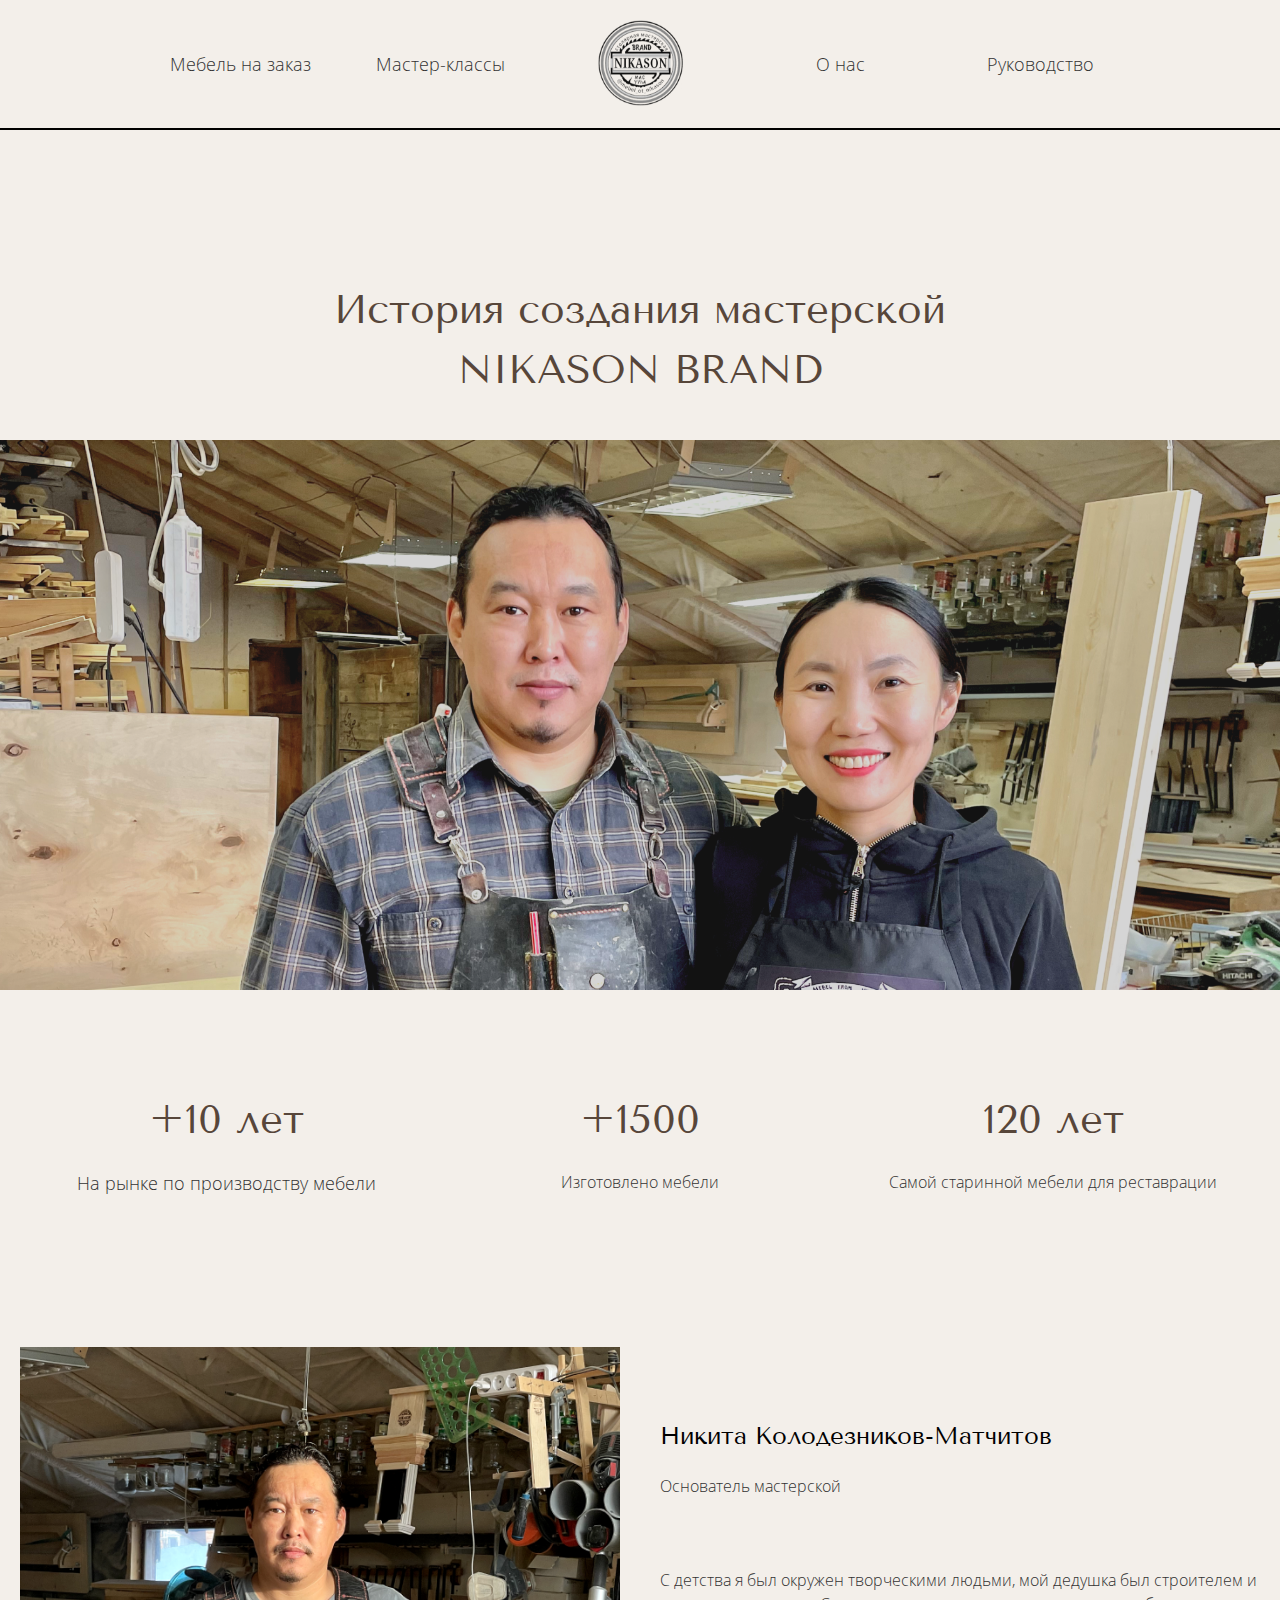
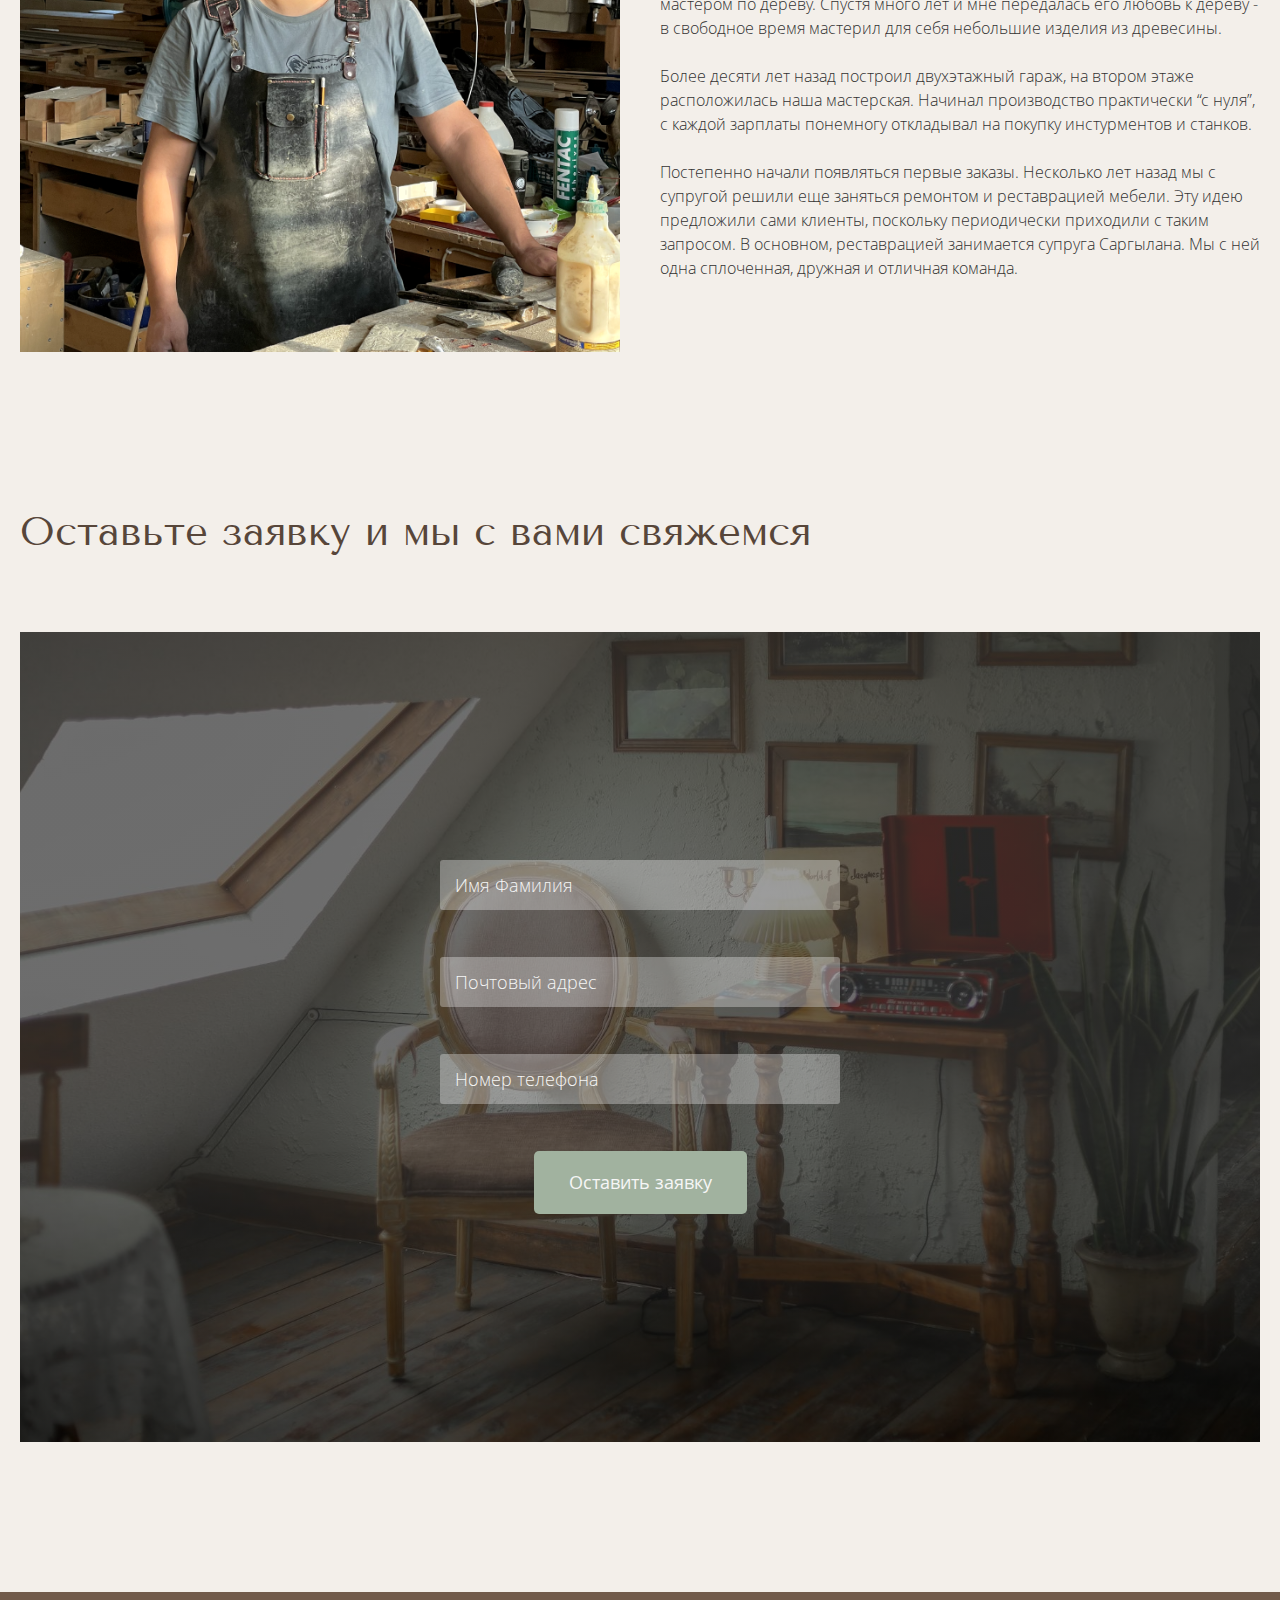
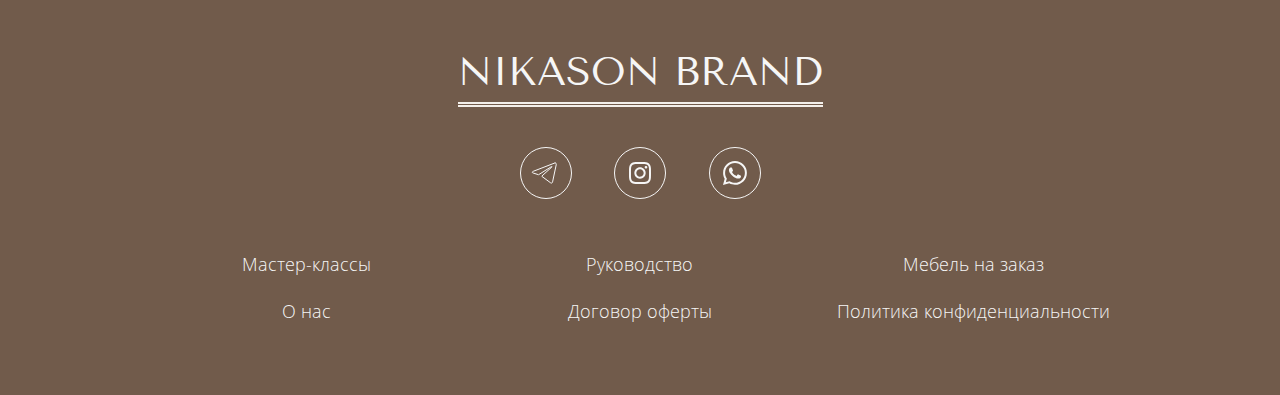
<file: about-us.html>
<!DOCTYPE html>
<html lang="ru">
<head>
    <meta charset="UTF-8">
        <meta name="viewport" content="width=device-width, initial-scale=1.0">
        <link rel="stylesheet" href="css/normalize.css">
        <link rel="stylesheet" href="css/reset.css">
        <link rel="stylesheet" href="css/style.css">
        <link rel="apple-touch-icon" sizes="57x57" href="icons/favicons/apple-icon-57x57.png">
        <link rel="apple-touch-icon" sizes="60x60" href="icons/favicons/apple-icon-60x60.png">
        <link rel="apple-touch-icon" sizes="72x72" href="icons/favicons/apple-icon-72x72.png">
        <link rel="apple-touch-icon" sizes="76x76" href="icons/favicons/apple-icon-76x76.png">
        <link rel="apple-touch-icon" sizes="114x114" href="icons/favicons/apple-icon-114x114.png">
        <link rel="apple-touch-icon" sizes="120x120" href="icons/favicons/apple-icon-120x120.png">
        <link rel="apple-touch-icon" sizes="144x144" href="icons/favicons/apple-icon-144x144.png">
        <link rel="apple-touch-icon" sizes="152x152" href="icons/favicons/apple-icon-152x152.png">
        <link rel="apple-touch-icon" sizes="180x180" href="icons/favicons/apple-icon-180x180.png">
        <link rel="icon" type="image/png" sizes="192x192" href="icons/favicons/android-icon-192x192.png">
        <link rel="icon" type="image/png" sizes="32x32" href="icons/favicons/favicon-32x32.png">
        <link rel="icon" type="image/png" sizes="96x96" href="icons/favicons/favicon-96x96.png">
        <link rel="icon" type="image/png" sizes="16x16" href="icons/favicons/favicon-16x16.png">
        <link rel="manifest" href="icons/favicons/manifest.json">
        <meta name="msapplication-TileColor" content="#ffffff">
        <meta name="msapplication-TileImage" content="/ms-icon-144x144.png">
        <meta name="theme-color" content="#ffffff">
        <title>О нас</title>
</head>

<body>
    <div class="container about-us-container">
        <header class="header">
            <!-- меню для планшетов и мобильной версии -->
            <div class="header__hamburger hamburger">
                <input class="hamburger__input" type="checkbox" id="hamburger">
                <nav class="hamburger__navigation nav">
                    <ul class="nav__list">
                        <li class="nav__item"><a class="nav__link" href="order-furniture.html">Мебель на заказ</a></li>
                        <li class="nav__item"><a class="nav__link" href="master-classes.html">Мастер-классы</a></li>
                        <li class="nav__item"><a class="nav__link" href="about-us.html">О нас</a></li>
                        <li class="nav__item"><a class="nav__link" href="manual.html">Руководство</a></li>
                    </ul>
                </nav>
                <label class="hamburger__btn" for="hamburger"><span></span></label>
            </div>
            <!-- меню сайта -->
            <nav class="header__navigation nav-menu">
                <ul class="nav-menu__list">
                    <li class="nav-menu__item"><a class="nav-menu__link" href="order-furniture.html">Мебель на заказ</a></li>
                    <li class="nav-menu__item"><a class="nav-menu__link" href="master-classes.html">Мастер-классы</a></li>
                    <!-- логотип сайта -->
                    <li class="nav-menu__item"><a class="nav-menu__logo" href="index.html"> <img class="nav-menu__logo" src="icons/nikason-logo.svg" alt="logo"></a></li>
                    <li class="nav-menu__item"><a class="nav-menu__link" href="about-us.html">О нас</a></li>
                    <li class="nav-menu__item"><a class="nav-menu__link" href="manual.html">Руководство</a></li>
                </ul>
            </nav>
        </header>

        <!-- секция история создания мастерской -->
        <section class="about-workshop">
            <h2 class="about-workshop__title title-h2">История создания мастерской <br> NIKASON BRAND</h2>
            <div class="about-workshop__background-image"></div>
            <div class="about-workshop__information text text_fs-16px">
                <div class="about-workshop__text text">
                    <p class="text__text-1 title-h2">+10 лет</p>
                    <p class="text__text-2">На рынке по производству мебели</p>
                </div>
                <div class="about-workshop__text">
                    <p class="text__text-1 title-h2">+1500</p>
                    <p class="text__text-2">Изготовлено мебели</p>
                </div>
                <div class="about-workshop__text">
                    <p class="text__text-1 title-h2">120 лет</p>
                    <p class="text__text-2">Самой старинной мебели для реставрации</p>
                </div>
            </div>
        </section>

        <!-- секция основатель мастерской -->
        <section class="about-founder">
            <div class="about-founder__box">
                <div class="about-founder__img">
                    <img src="img/about-us/about-founder-img.png" alt="img">
                </div>
                <div class="about-founder__information text text_fs-16px">
                    <h3 class="about-founder__title title-h3">Никита Колодезников-Матчитов</h3>
                    <p class="about-founder__text-1 mb-7rem">Основатель мастерской</p>
                    <p class="about-founder__text-2">С детства я был окружен творческими людьми, мой дедушка был строителем и мастером по дереву. Спустя много лет и мне передалась его любовь к дереву - в свободное время мастерил для себя небольшие  изделия из древесины.
                    <br><br>
                    Более десяти лет назад построил двухэтажный гараж, на втором этаже расположилась наша мастерская. Начинал производство практически “с нуля”, с каждой зарплаты понемногу откладывал на покупку инстурментов и станков. 
                    <br><br>
                    Постепенно начали появляться первые заказы. Несколько лет назад мы с супругой решили еще заняться ремонтом и реставрацией мебели. Эту идею предложили сами клиенты, поскольку периодически приходили с таким запросом. В основном, реставрацией занимается супруга Саргылана. Мы с ней одна сплоченная, дружная и отличная команда.
                    </p>
                </div>
            </div>
        </section>

        <!-- секция для обратной связи -->
        <section class="feedback">
            <h2 class="feedback__title title-h2 mb-7rem">Оставьте заявку и мы с вами свяжемся</h2>
            <div class="feedback__request-container">
                <div class="feedback__request text">
                    <!-- ФИО -->
                    <div class="feedback__data">
                        <input class="feedback__input" type="text" placeholder="Имя Фамилия">
                        <label>Имя Фамилия</label>
                    </div>
                    <!-- почта -->
                    <div class="feedback__data">
                        <input class="feedback__input" type="email" placeholder="Почтовый адрес">
                        <label>Почтовый адрес</label>
                    </div>
                    <!-- номер телефона -->
                    <div class="feedback__data">
                        <input class="feedback__input" type="number" placeholder="Номер телефона">
                        <label>Номер телефона</label>
                    </div>
                    <!-- кнопка -->
                    <div class="feedback__btn"><a class="main-btn" href="#">Оставить заявку</a></div>
                </div>
            </div>
        </section>

        <!-- footer -->
        <footer class="footer">
            <div class="footer__box box">
                <h2 class="box__title title-h2 title-h2_white">NIKASON BRAND</h2>
                <!-- иконки соц-сетей -->
                <div class="box__icons footer-icons">
                    <a class="footer-icons__link" href="https://t.me/tidyo9aQZws0NzVi">
                        <img class="footer-icons__img" src="icons/icon-footer-1.svg" alt="telegram">
                    </a>
                    <a class="footer-icons__link" href="https://www.instagram.com/mebel_ot_nikason?igsh=N3Y0Njh2amtlOTd0">
                        <img class="footer-icons__img" src="icons/icon-footer-2.svg" alt="instagram">
                    </a>
                    <a class="footer-icons__link" href="tel:+70000000000">
                        <img class="footer-icons__img" src="icons/icon-footer-3.svg" alt="whatsapp">
                    </a>
                </div>
                <!-- меню -->
                <nav class="box__menu menu">
                    <ul class="menu__list">
                        <li class="menu__item">
                            <a class="menu__link text text_white" href="master-classes.html">Мастер-классы</a>
                        </li>
                        <li class="menu__item">
                            <a class="menu__link text text_white" href="manual.html">Руководство</a>
                        </li>
                        <li class="menu__item">
                            <a class="menu__link text text_white" href="order-furniture.html">Мебель на заказ</a>
                        </li>
                        <li class="menu__item">
                            <a class="menu__link text text_white" href="about-us.html">О нас</a>
                        </li>
                        <li class="menu__item">
                            <a class="menu__link text text_white" href="contract-offer.html">Договор оферты</a>
                        </li>
                        <li class="menu__item">
                            <a class="menu__link text text_white" href="privacy-policy.html">Политика конфиденциальности</a>
                        </li>
                    </ul>
                </nav>
            </div>
        </footer>

        <!-- кнопка наверх -->
        <div id="scrollToTop">
            <a href="#"><img src="icons/scroll-top.svg" alt="img"></a> 
        </div>

        <!-- js-код для кнопки наверх-->
        <script src="js/scrollToTop.js"></script>
    </div>
</body>
</html>
</file>
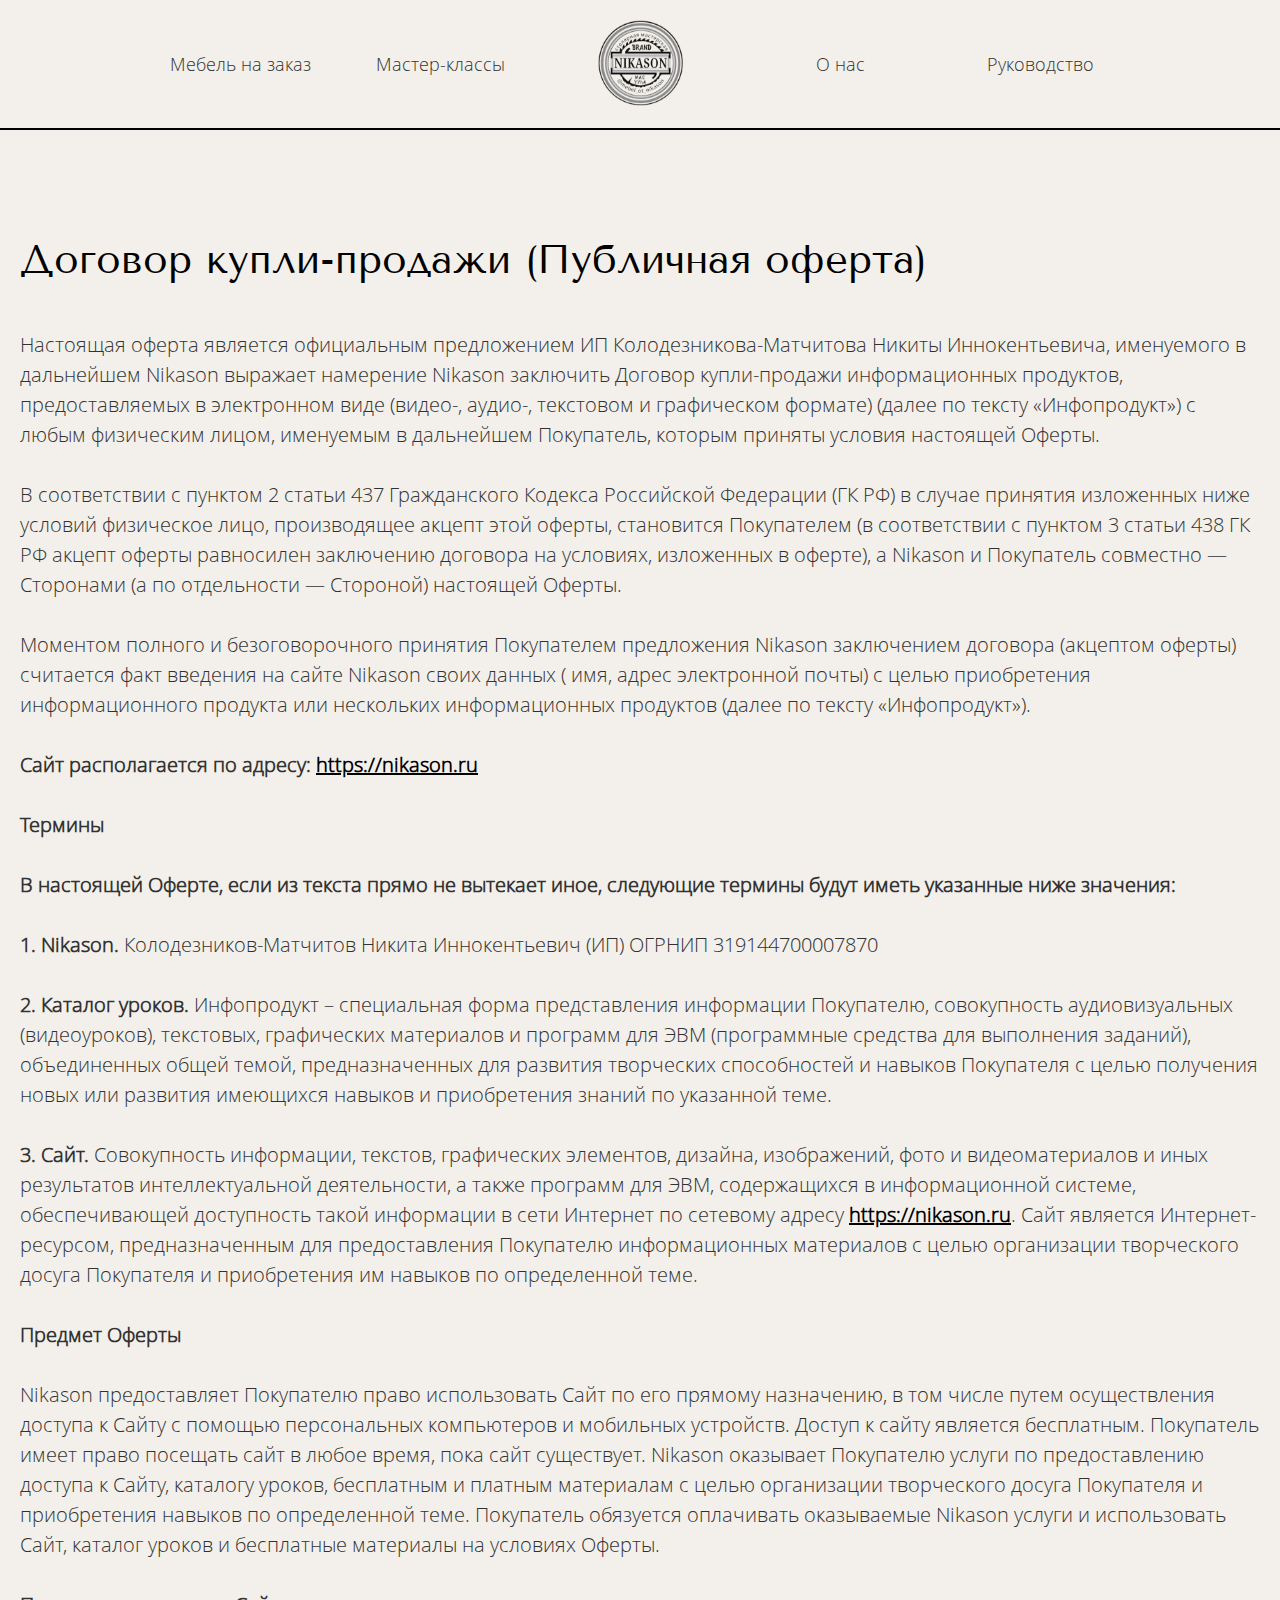
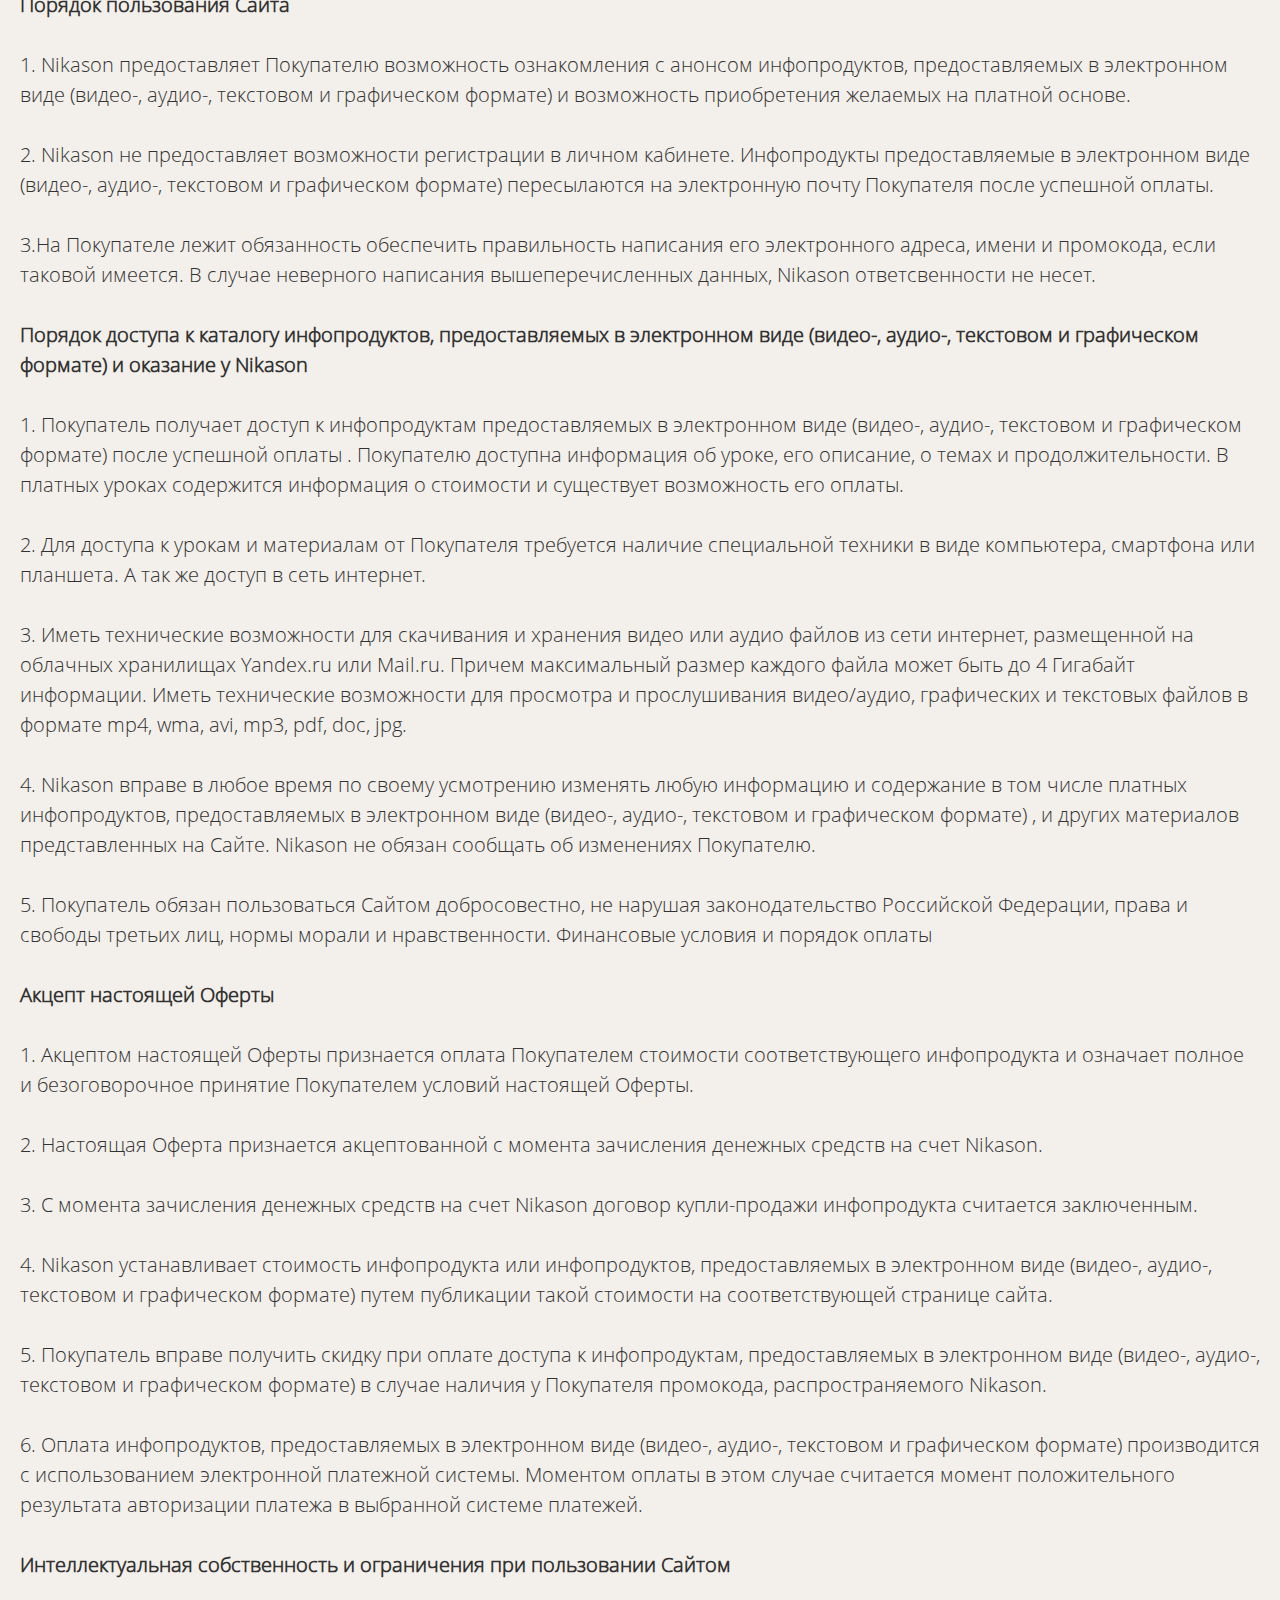
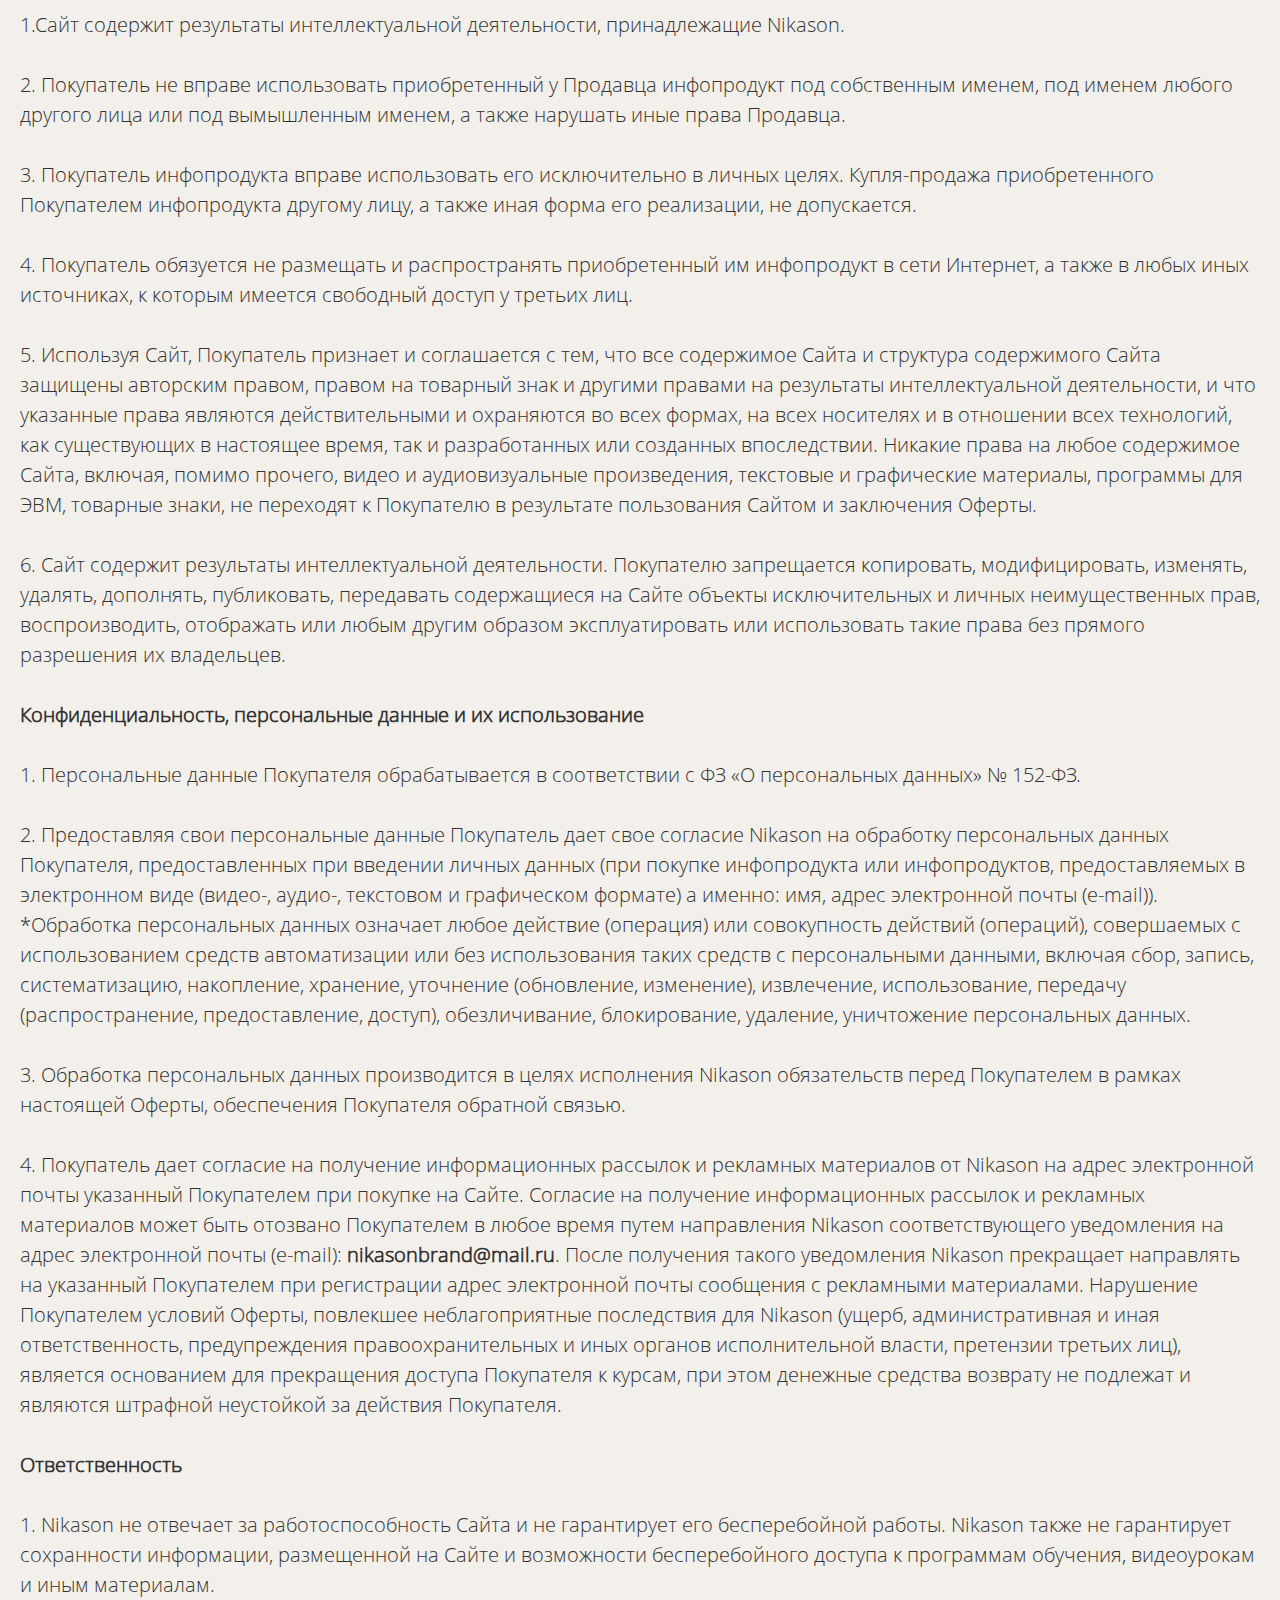
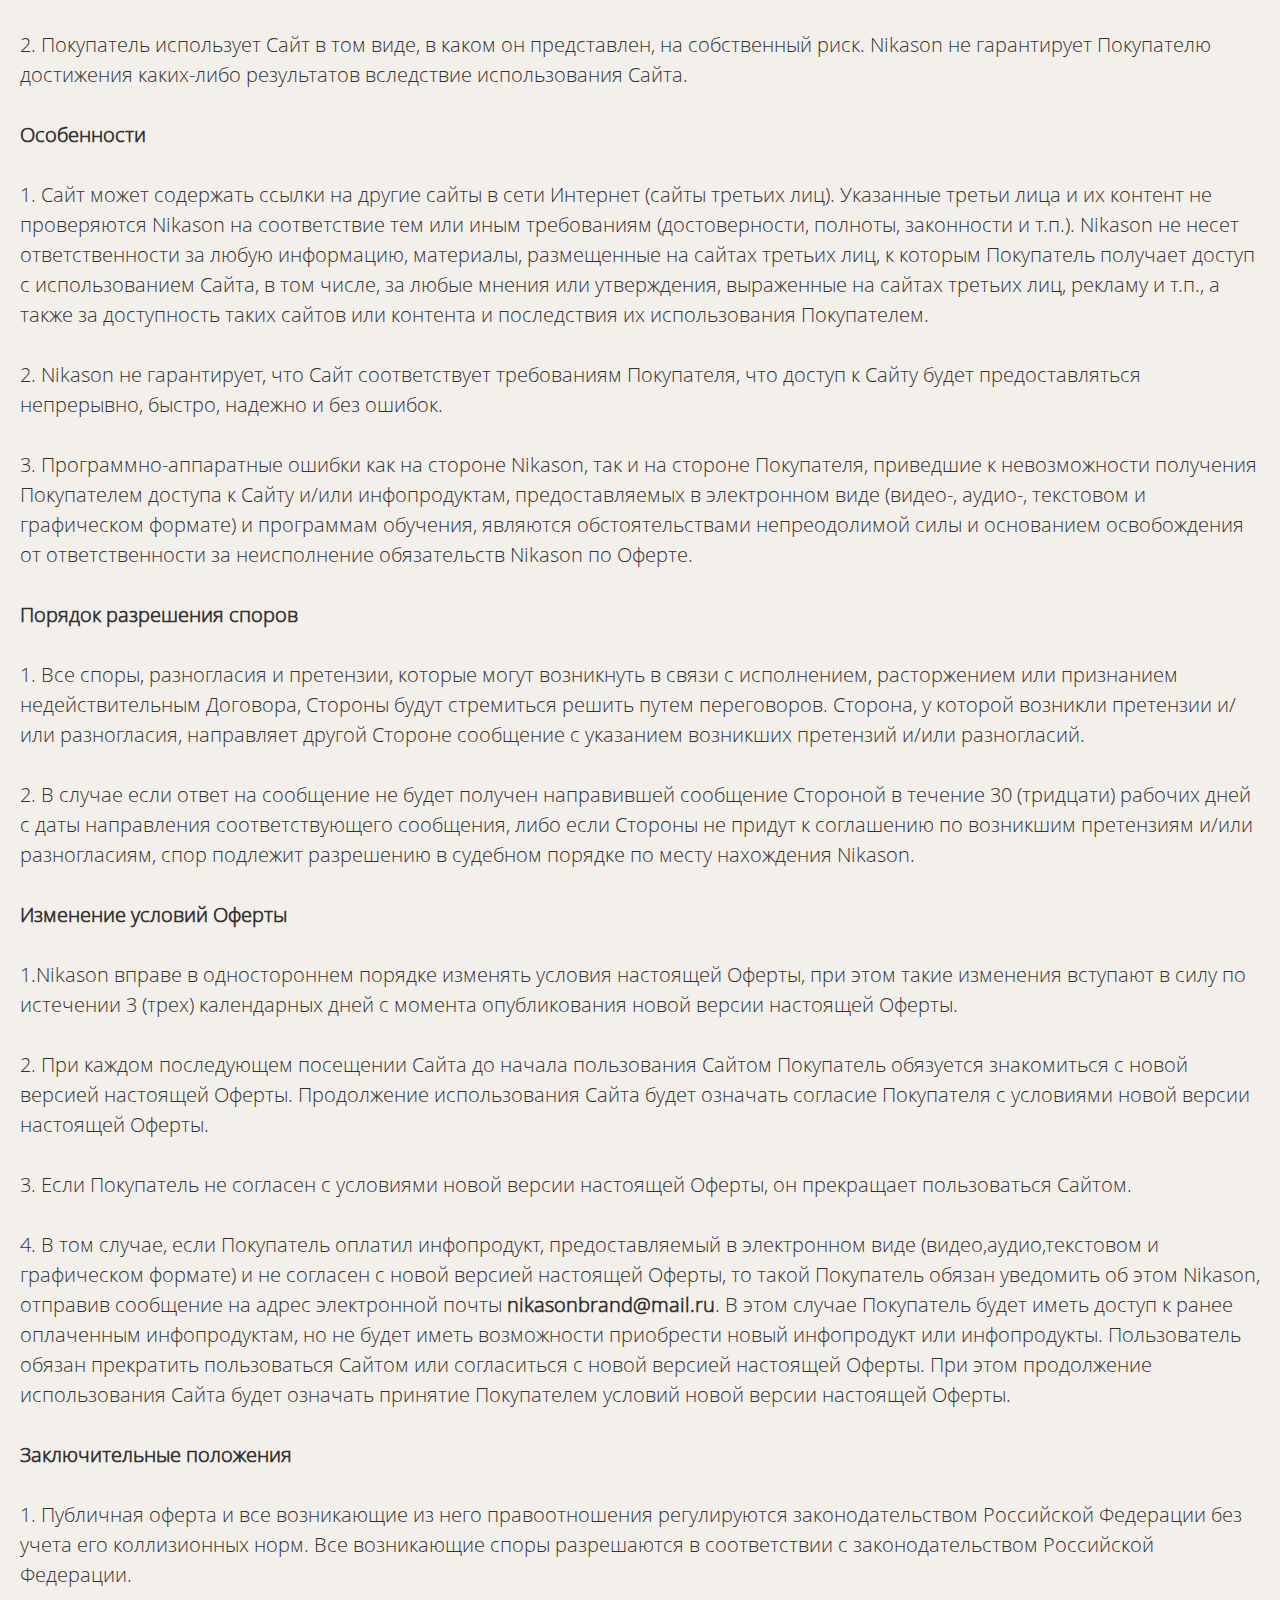
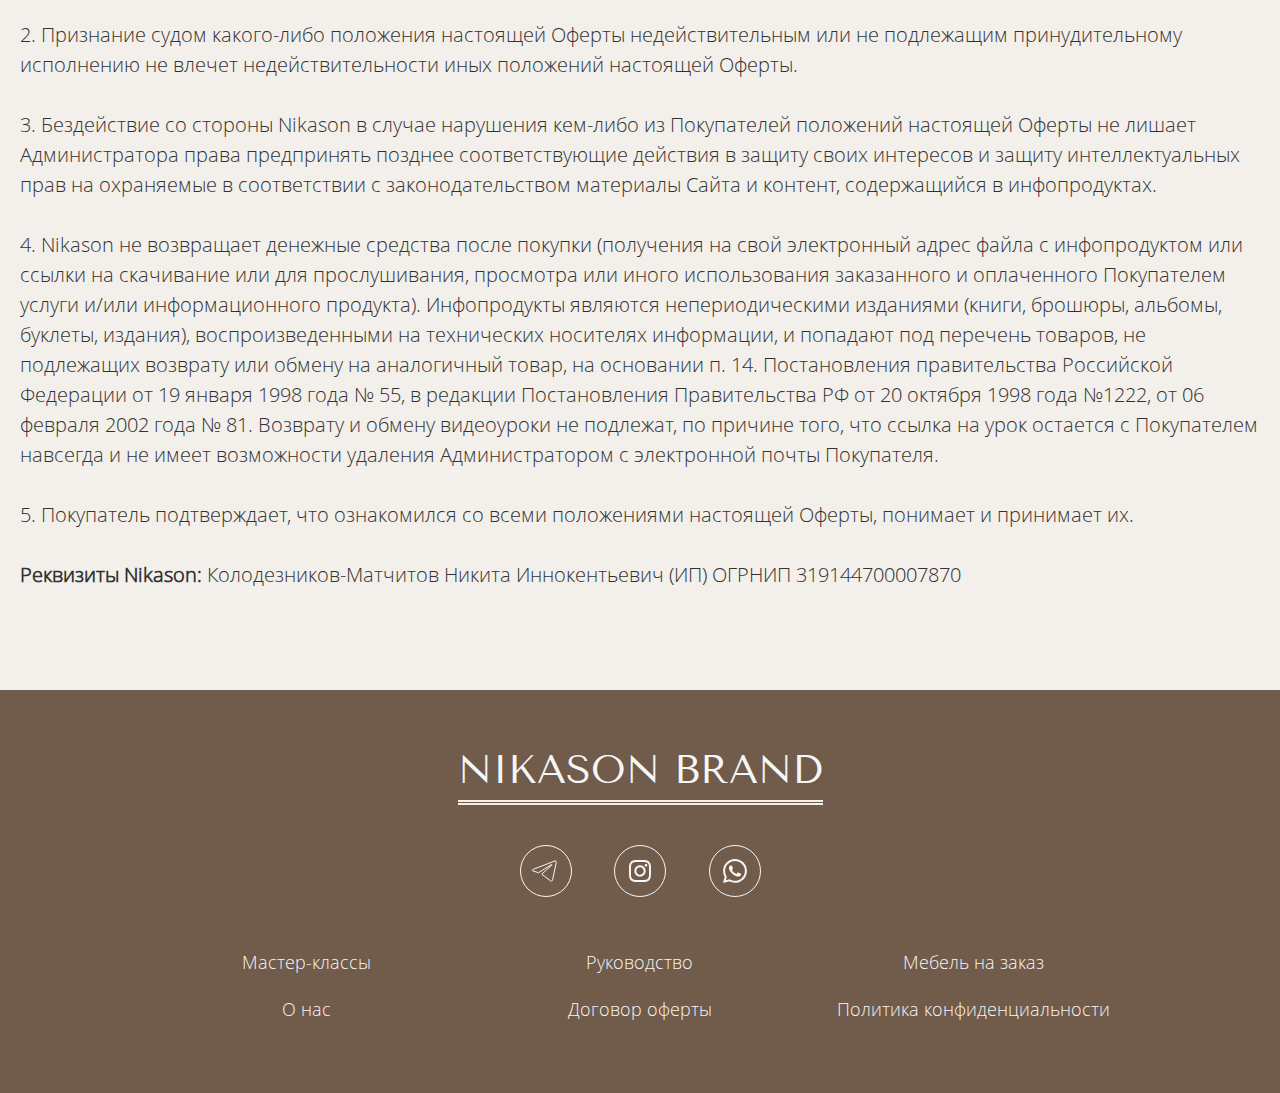
<file: contract-offer.html>
<!DOCTYPE html>
<html lang="ru">
<head>
    <meta charset="UTF-8">
        <meta name="viewport" content="width=device-width, initial-scale=1.0">
        <link rel="stylesheet" href="css/normalize.css">
        <link rel="stylesheet" href="css/reset.css">
        <link rel="stylesheet" href="css/style.css">
        <link rel="apple-touch-icon" sizes="57x57" href="icons/favicons/apple-icon-57x57.png">
        <link rel="apple-touch-icon" sizes="60x60" href="icons/favicons/apple-icon-60x60.png">
        <link rel="apple-touch-icon" sizes="72x72" href="icons/favicons/apple-icon-72x72.png">
        <link rel="apple-touch-icon" sizes="76x76" href="icons/favicons/apple-icon-76x76.png">
        <link rel="apple-touch-icon" sizes="114x114" href="icons/favicons/apple-icon-114x114.png">
        <link rel="apple-touch-icon" sizes="120x120" href="icons/favicons/apple-icon-120x120.png">
        <link rel="apple-touch-icon" sizes="144x144" href="icons/favicons/apple-icon-144x144.png">
        <link rel="apple-touch-icon" sizes="152x152" href="icons/favicons/apple-icon-152x152.png">
        <link rel="apple-touch-icon" sizes="180x180" href="icons/favicons/apple-icon-180x180.png">
        <link rel="icon" type="image/png" sizes="192x192" href="icons/favicons/android-icon-192x192.png">
        <link rel="icon" type="image/png" sizes="32x32" href="icons/favicons/favicon-32x32.png">
        <link rel="icon" type="image/png" sizes="96x96" href="icons/favicons/favicon-96x96.png">
        <link rel="icon" type="image/png" sizes="16x16" href="icons/favicons/favicon-16x16.png">
        <link rel="manifest" href="icons/favicons/manifest.json">
        <meta name="msapplication-TileColor" content="#ffffff">
        <meta name="msapplication-TileImage" content="/ms-icon-144x144.png">
        <meta name="theme-color" content="#ffffff">
        <title>Договор оферты</title>
</head>

<body>
    <div class="container">
        <!-- меню сайта -->
        <header class="header">
            <!-- меню для планшетов и мобильной версии -->
            <div class="header__hamburger hamburger">
                <input class="hamburger__input" type="checkbox" id="hamburger">
                <nav class="hamburger__navigation nav">
                    <ul class="nav__list">
                        <li class="nav__item"><a class="nav__link" href="order-furniture.html">Мебель на заказ</a></li>
                        <li class="nav__item"><a class="nav__link" href="master-classes.html">Мастер-классы</a></li>
                        <li class="nav__item"><a class="nav__link" href="about-us.html">О нас</a></li>
                        <li class="nav__item"><a class="nav__link" href="manual.html">Руководство</a></li>
                    </ul>
                </nav>
                <label class="hamburger__btn" for="hamburger"><span></span></label>
            </div>
            <!-- меню сайта -->
            <nav class="header__navigation nav-menu">
                <ul class="nav-menu__list">
                    <li class="nav-menu__item"><a class="nav-menu__link" href="order-furniture.html">Мебель на заказ</a></li>
                    <li class="nav-menu__item"><a class="nav-menu__link" href="master-classes.html">Мастер-классы</a></li>
                    <!-- логотип сайта -->
                    <li class="nav-menu__item"><a class="nav-menu__logo" href="index.html"> <img class="nav-menu__logo" src="icons/nikason-logo.svg" alt="logo"></a></li>
                    <li class="nav-menu__item"><a class="nav-menu__link" href="about-us.html">О нас</a></li>
                    <li class="nav-menu__item"><a class="nav-menu__link" href="manual.html">Руководство</a></li>
                </ul>
            </nav>
        </header>

        <!-- договор оферты -->
        <section class="contract-offer">
            <h2 class="contract-offer__title title-h2 title-h2_black mb-4rem">Договор купли-продажи (Публичная оферта)</h2>
            <p class="contract-offer__text text text_fs-20px">
                Настоящая оферта является официальным предложением ИП Колодезникова-Матчитова Никиты Иннокентьевича, именуемого в дальнейшем Nikason выражает намерение Nikason заключить Договор купли-продажи информационных продуктов, предоставляемых в электронном виде (видео-, аудио-, текстовом и графическом формате) (далее по тексту «Инфопродукт») с любым физическим лицом, именуемым в дальнейшем Покупатель, которым приняты условия настоящей Оферты.
                <br><br>В соответствии с пунктом 2 статьи 437 Гражданского Кодекса Российской Федерации (ГК РФ) в случае принятия изложенных ниже условий физическое лицо, производящее акцепт этой оферты, становится Покупателем (в соответствии с пунктом 3 статьи 438 ГК РФ акцепт оферты равносилен заключению договора на условиях, изложенных в оферте), а Nikason и Покупатель совместно — Сторонами (а по отдельности — Стороной) настоящей Оферты.
                <br><br>Моментом полного и безоговорочного принятия Покупателем предложения Nikason заключением договора (акцептом оферты) считается факт введения на сайте Nikason своих данных ( имя, адрес электронной почты) с целью приобретения информационного продукта или нескольких информационных продуктов (далее по тексту «Инфопродукт»).
                <br><br><span>Сайт располагается по адресу: <a class="contract-offer__link" href="index.html">https://nikason.ru</a></span>
                <br><br><span>Термины</span>
                <br><br><span>В настоящей Оферте, если из текста прямо не вытекает иное, следующие термины будут иметь указанные ниже значения:</span><br><br>
                <span>1. Nikason.</span> Колодезников-Матчитов Никита Иннокентьевич (ИП) ОГРНИП 319144700007870 <br><br>
                <span>2. Каталог уроков.</span> Инфопродукт – специальная форма представления информации Покупателю, совокупность аудиовизуальных (видеоуроков), текстовых, графических материалов и программ для ЭВМ (программные средства для выполнения заданий), объединенных общей темой, предназначенных для развития творческих способностей и навыков Покупателя с целью получения новых или развития имеющихся навыков и приобретения знаний по указанной теме.<br><br>
                <span>3. Сайт.</span> Совокупность информации, текстов, графических элементов, дизайна, изображений, фото и видеоматериалов и иных результатов интеллектуальной деятельности, а также программ для ЭВМ, содержащихся в информационной системе, обеспечивающей доступность такой информации в сети Интернет по сетевому адресу <a class="contract-offer__link" href="index.html">https://nikason.ru</a>. Сайт является Интернет-ресурсом, предназначенным для предоставления Покупателю информационных материалов с целью организации творческого досуга Покупателя и приобретения им навыков по определенной теме.<br><br>
                <span>Предмет Оферты</span>
                <br><br>Nikason предоставляет Покупателю право использовать Сайт по его прямому назначению, в том числе путем осуществления доступа к Сайту с помощью персональных компьютеров и мобильных устройств. Доступ к сайту является бесплатным. Покупатель имеет право посещать сайт в любое время, пока сайт существует. Nikason оказывает Покупателю услуги по предоставлению доступа к Сайту, каталогу уроков, бесплатным и платным материалам с целью организации творческого досуга Покупателя и приобретения навыков по определенной теме. Покупатель обязуется оплачивать оказываемые Nikason услуги и использовать Сайт, каталог уроков и бесплатные материалы на условиях Оферты. <br><br>
                <span>Порядок пользования Сайта</span>
                <br><br>1. Nikason предоставляет Покупателю возможность ознакомления с анонсом инфопродуктов, предоставляемых в электронном виде (видео-, аудио-, текстовом и графическом формате) и возможность приобретения желаемых на платной основе.
                <br><br>2. Nikason не предоставляет возможности регистрации в личном кабинете. Инфопродукты предоставляемые в электронном виде (видео-, аудио-, текстовом и графическом формате) пересылаются на электронную почту Покупателя после успешной оплаты.
                <br><br>3.На Покупателе лежит обязанность обеспечить правильность написания его электронного адреса, имени и промокода, если таковой имеется. В случае неверного написания вышеперечисленных данных, Nikason ответсвенности не несет.<br><br>
                <span>Порядок доступа к каталогу инфопродуктов, предоставляемых в электронном виде (видео-, аудио-, текстовом и графическом формате) и оказание у Nikason</span>
                <br><br>1. Покупатель получает доступ к инфопродуктам предоставляемых в электронном виде (видео-, аудио-, текстовом и графическом формате) после успешной оплаты . Покупателю доступна информация об уроке, его описание, о темах и продолжительности. В платных уроках содержится информация о стоимости и существует возможность его оплаты.
                <br><br>2. Для доступа к урокам и материалам от Покупателя требуется наличие специальной техники в виде компьютера, смартфона или планшета. А так же доступ в сеть интернет.
                <br><br>3. Иметь технические возможности для скачивания и хранения видео или аудио файлов из сети интернет, размещенной на облачных хранилищах Yandex.ru или Mail.ru. Причем максимальный размер каждого файла может быть до 4 Гигабайт информации. Иметь технические возможности для просмотра и прослушивания видео/аудио, графических и текстовых файлов в формате mp4, wma, avi, mp3, pdf, doc, jpg.
                <br><br>4. Nikason вправе в любое время по своему усмотрению изменять любую информацию и содержание в том числе платных инфопродуктов, предоставляемых в электронном виде (видео-, аудио-, текстовом и графическом формате) , и других материалов представленных на Сайте. Nikason не обязан сообщать об изменениях Покупателю.
                <br><br>5. Покупатель обязан пользоваться Сайтом добросовестно, не нарушая законодательство Российской Федерации, права и свободы третьих лиц, нормы морали и нравственности. Финансовые условия и порядок оплаты<br><br>
                <span>Акцепт настоящей Оферты</span>
                <br><br>1. Акцептом настоящей Оферты признается оплата Покупателем стоимости соответствующего инфопродукта и означает полное и безоговорочное принятие Покупателем условий настоящей Оферты.
                <br><br>2. Настоящая Оферта признается акцептованной с момента зачисления денежных средств на счет Nikason.
                <br><br>3. С момента зачисления денежных средств на счет Nikason договор купли-продажи инфопродукта считается заключенным.
                <br><br>4. Nikason устанавливает стоимость инфопродукта или инфопродуктов, предоставляемых в электронном виде (видео-, аудио-, текстовом и графическом формате) путем публикации такой стоимости на соответствующей странице сайта.
                <br><br>5. Покупатель вправе получить скидку при оплате доступа к инфопродуктам, предоставляемых в электронном виде (видео-, аудио-, текстовом и графическом формате) в случае наличия у Покупателя промокода, распространяемого Nikason.
                <br><br>6. Оплата инфопродуктов, предоставляемых в электронном виде (видео-, аудио-, текстовом и графическом формате)  производится с использованием электронной платежной системы. Моментом оплаты в этом случае считается момент положительного результата авторизации платежа в выбранной системе платежей.<br><br>
                <span>Интеллектуальная собственность и ограничения при пользовании Сайтом</span>
                <br><br>1.Сайт содержит результаты интеллектуальной деятельности, принадлежащие Nikason.
                <br><br>2. Покупатель не вправе использовать приобретенный у Продавца инфопродукт под собственным именем, под именем любого другого лица или под вымышленным именем, а также нарушать иные права Продавца.
                <br><br>3. Покупатель инфопродукта вправе использовать его исключительно в личных целях. Купля-продажа приобретенного Покупателем инфопродукта другому лицу, а также иная форма его реализации, не допускается.
                <br><br>4. Покупатель обязуется не размещать и распространять приобретенный им инфопродукт в сети Интернет, а также в любых иных источниках, к которым имеется свободный доступ у третьих лиц.
                <br><br>5. Используя Сайт, Покупатель признает и соглашается с тем, что все содержимое Сайта и структура содержимого Сайта защищены авторским правом, правом на товарный знак и другими правами на результаты интеллектуальной деятельности, и что указанные права являются действительными и охраняются во всех формах, на всех носителях и в отношении всех технологий, как существующих в настоящее время, так и разработанных или созданных впоследствии. Никакие права на любое содержимое Сайта, включая, помимо прочего, видео и аудиовизуальные произведения, текстовые и графические материалы, программы для ЭВМ, товарные знаки, не переходят к Покупателю в результате пользования Сайтом и заключения Оферты.
                <br><br>6. Сайт содержит результаты интеллектуальной деятельности. Покупателю запрещается копировать, модифицировать, изменять, удалять, дополнять, публиковать, передавать содержащиеся на Сайте объекты исключительных и личных неимущественных прав, воспроизводить, отображать или любым другим образом эксплуатировать или использовать такие права без прямого разрешения их владельцев.<br><br>
                <span>Конфиденциальность, персональные данные и их использование</span>
                <br><br>1. Персональные данные Покупателя обрабатывается в соответствии с ФЗ «О персональных данных» № 152-ФЗ.
                <br><br>2. Предоставляя свои персональные данные Покупатель дает свое согласие Nikason на обработку персональных данных Покупателя, предоставленных при введении личных данных (при покупке инфопродукта или инфопродуктов, предоставляемых в электронном виде (видео-, аудио-, текстовом и графическом формате) а именно: имя, адрес электронной почты (e-mail)). *Обработка персональных данных означает любое действие (операция) или совокупность действий (операций), совершаемых с использованием средств автоматизации или без использования таких средств с персональными данными, включая сбор, запись, систематизацию, накопление, хранение, уточнение (обновление, изменение), извлечение, использование, передачу (распространение, предоставление, доступ), обезличивание, блокирование, удаление, уничтожение персональных данных.
                <br><br>3. Обработка персональных данных производится в целях исполнения Nikason обязательств перед Покупателем в рамках настоящей Оферты, обеспечения Покупателя обратной связью.
                <br><br>4. Покупатель дает согласие на получение информационных рассылок и рекламных материалов от Nikason на адрес электронной почты указанный Покупателем при покупке на Сайте. Согласие на получение информационных рассылок и рекламных материалов может быть отозвано Покупателем в любое время путем направления Nikason соответствующего уведомления на адрес электронной почты (e-mail): <span>nikasonbrand@mail.ru</span>. После получения такого уведомления Nikason прекращает направлять на указанный Покупателем при регистрации адрес электронной почты сообщения с рекламными материалами. Нарушение Покупателем условий Оферты, повлекшее неблагоприятные последствия для Nikason (ущерб, административная и иная ответственность, предупреждения правоохранительных и иных органов исполнительной власти, претензии третьих лиц), является основанием для прекращения доступа Покупателя к курсам, при этом денежные средства возврату не подлежат и являются штрафной неустойкой за действия Покупателя.<br><br>
                <span>Ответственность</span>
                <br><br>1. Nikason не отвечает за работоспособность Сайта и не гарантирует его бесперебойной работы. Nikason также не гарантирует сохранности информации, размещенной на Сайте и возможности бесперебойного доступа к программам обучения, видеоурокам и иным материалам.
                <br><br>2. Покупатель использует Сайт в том виде, в каком он представлен, на собственный риск. Nikason не гарантирует Покупателю достижения каких-либо результатов вследствие использования Сайта.<br><br>
                <span>Особенности</span>
                <br><br>1. Сайт может содержать ссылки на другие сайты в сети Интернет (сайты третьих лиц). Указанные третьи лица и их контент не проверяются Nikason на соответствие тем или иным требованиям (достоверности, полноты, законности и т.п.). Nikason не несет ответственности за любую информацию, материалы, размещенные на сайтах третьих лиц, к которым Покупатель получает доступ с использованием Сайта, в том числе, за любые мнения или утверждения, выраженные на сайтах третьих лиц, рекламу и т.п., а также за доступность таких сайтов или контента и последствия их использования Покупателем.
                <br><br>2. Nikason не гарантирует, что Сайт соответствует требованиям Покупателя, что доступ к Сайту будет предоставляться непрерывно, быстро, надежно и без ошибок.
                <br><br>3. Программно-аппаратные ошибки как на стороне Nikason, так и на стороне Покупателя, приведшие к невозможности получения Покупателем доступа к Сайту и/или инфопродуктам, предоставляемых в электронном виде (видео-, аудио-, текстовом и графическом формате) и программам обучения, являются обстоятельствами непреодолимой силы и основанием освобождения от ответственности за неисполнение обязательств Nikason по Оферте.<br><br>
                <span>Порядок разрешения споров</span>
                <br><br>1. Все споры, разногласия и претензии, которые могут возникнуть в связи с исполнением, расторжением или признанием недействительным Договора, Стороны будут стремиться решить путем переговоров. Сторона, у которой возникли претензии и/или разногласия, направляет другой Стороне сообщение с указанием возникших претензий и/или разногласий.
                <br><br>2. В случае если ответ на сообщение не будет получен направившей сообщение Стороной в течение 30 (тридцати) рабочих дней с даты направления соответствующего сообщения, либо если Стороны не придут к соглашению по возникшим претензиям и/или разногласиям, спор подлежит разрешению в судебном порядке по месту нахождения Nikason.<br><br>
                <span>Изменение условий Оферты</span>
                <br><br>1.Nikason вправе в одностороннем порядке изменять условия настоящей Оферты, при этом такие изменения вступают в силу по истечении 3 (трех) календарных дней с момента опубликования новой версии настоящей Оферты.
                <br><br>2. При каждом последующем посещении Сайта до начала пользования Сайтом Покупатель обязуется знакомиться с новой версией настоящей Оферты. Продолжение использования Сайта будет означать согласие Покупателя с условиями новой версии настоящей Оферты.
                <br><br>3. Если Покупатель не согласен с условиями новой версии настоящей Оферты, он прекращает пользоваться Сайтом.
                <br><br>4. В том случае, если Покупатель оплатил инфопродукт, предоставляемый в электронном виде (видео,аудио,текстовом и графическом формате) и не согласен с новой версией настоящей Оферты, то такой Покупатель обязан уведомить об этом Nikason, отправив сообщение на адрес электронной почты <span>nikasonbrand@mail.ru</span>. В этом случае Покупатель будет иметь доступ к ранее оплаченным инфопродуктам, но не будет иметь возможности приобрести новый инфопродукт или инфопродукты. Пользователь обязан прекратить пользоваться Сайтом или согласиться с новой версией настоящей Оферты. При этом продолжение использования Сайта будет означать принятие Покупателем условий новой версии настоящей Оферты.<br><br>
                <span>Заключительные положения</span>
                <br><br>1. Публичная оферта и все возникающие из него правоотношения регулируются законодательством Российской Федерации без учета его коллизионных норм. Все возникающие споры разрешаются в соответствии с законодательством Российской Федерации.
                <br><br>2. Признание судом какого-либо положения настоящей Оферты недействительным или не подлежащим принудительному исполнению не влечет недействительности иных положений настоящей Оферты.
                <br><br>3. Бездействие со стороны Nikason в случае нарушения кем-либо из Покупателей положений настоящей Оферты не лишает Администратора права предпринять позднее соответствующие действия в защиту своих интересов и защиту интеллектуальных прав на охраняемые в соответствии с законодательством материалы Сайта и контент, содержащийся в инфопродуктах.
                <br><br>4. Nikason не возвращает денежные средства после покупки (получения на свой электронный адрес файла с инфопродуктом или ссылки на скачивание или для прослушивания, просмотра или иного использования заказанного и оплаченного Покупателем услуги и/или информационного продукта). Инфопродукты являются непериодическими изданиями (книги, брошюры, альбомы, буклеты, издания), воспроизведенными на технических носителях информации, и попадают под перечень товаров, не подлежащих возврату или обмену на аналогичный товар, на основании п. 14. Постановления правительства Российской Федерации от 19 января 1998 года № 55, в редакции Постановления Правительства РФ от 20 октября 1998 года №1222, от 06 февраля 2002 года № 81. Возврату и обмену видеоуроки не подлежат, по причине того, что ссылка на урок остается с Покупателем навсегда и не имеет возможности удаления Администратором с электронной почты Покупателя. 
                <br><br>5. Покупатель подтверждает, что ознакомился со всеми положениями настоящей Оферты, понимает и принимает их.<br><br>
                <span>Реквизиты Nikason:</span> Колодезников-Матчитов Никита Иннокентьевич (ИП) ОГРНИП 319144700007870
            </p>
        </section>

        <!-- footer -->
        <footer class="footer">
            <div class="footer__box box">
                <h2 class="box__title title-h2 title-h2_white">NIKASON BRAND</h2>
                <!-- иконки соц-сетей -->
                <div class="box__icons footer-icons">
                    <a class="footer-icons__link" href="https://t.me/tidyo9aQZws0NzVi">
                        <img class="footer-icons__img" src="icons/icon-footer-1.svg" alt="telegram">
                    </a>
                    <a class="footer-icons__link" href="https://www.instagram.com/mebel_ot_nikason?igsh=N3Y0Njh2amtlOTd0">
                        <img class="footer-icons__img" src="icons/icon-footer-2.svg" alt="instagram">
                    </a>
                    <a class="footer-icons__link" href="tel:+70000000000">
                        <img class="footer-icons__img" src="icons/icon-footer-3.svg" alt="whatsapp">
                    </a>
                </div>
                <!-- меню -->
                <nav class="box__menu menu">
                    <ul class="menu__list">
                        <li class="menu__item">
                            <a class="menu__link text text_white" href="master-classes.html">Мастер-классы</a>
                        </li>
                        <li class="menu__item">
                            <a class="menu__link text text_white" href="manual.html">Руководство</a>
                        </li>
                        <li class="menu__item">
                            <a class="menu__link text text_white" href="order-furniture.html">Мебель на заказ</a>
                        </li>
                        <li class="menu__item">
                            <a class="menu__link text text_white" href="about-us.html">О нас</a>
                        </li>
                        <li class="menu__item">
                            <a class="menu__link text text_white" href="contract-offer.html">Договор оферты</a>
                        </li>
                        <li class="menu__item">
                            <a class="menu__link text text_white" href="privacy-policy.html">Политика конфиденциальности</a>
                        </li>
                    </ul>
                </nav>
            </div>
        </footer>

        <!-- кнопка наверх -->
        <div id="scrollToTop">
            <a href="#"><img src="icons/scroll-top.svg" alt="img"></a> 
        </div>

        <!-- js-код для кнопки наверх-->
        <script src="js/scrollToTop.js"></script>
    </div>
</body>
</html>
</file>
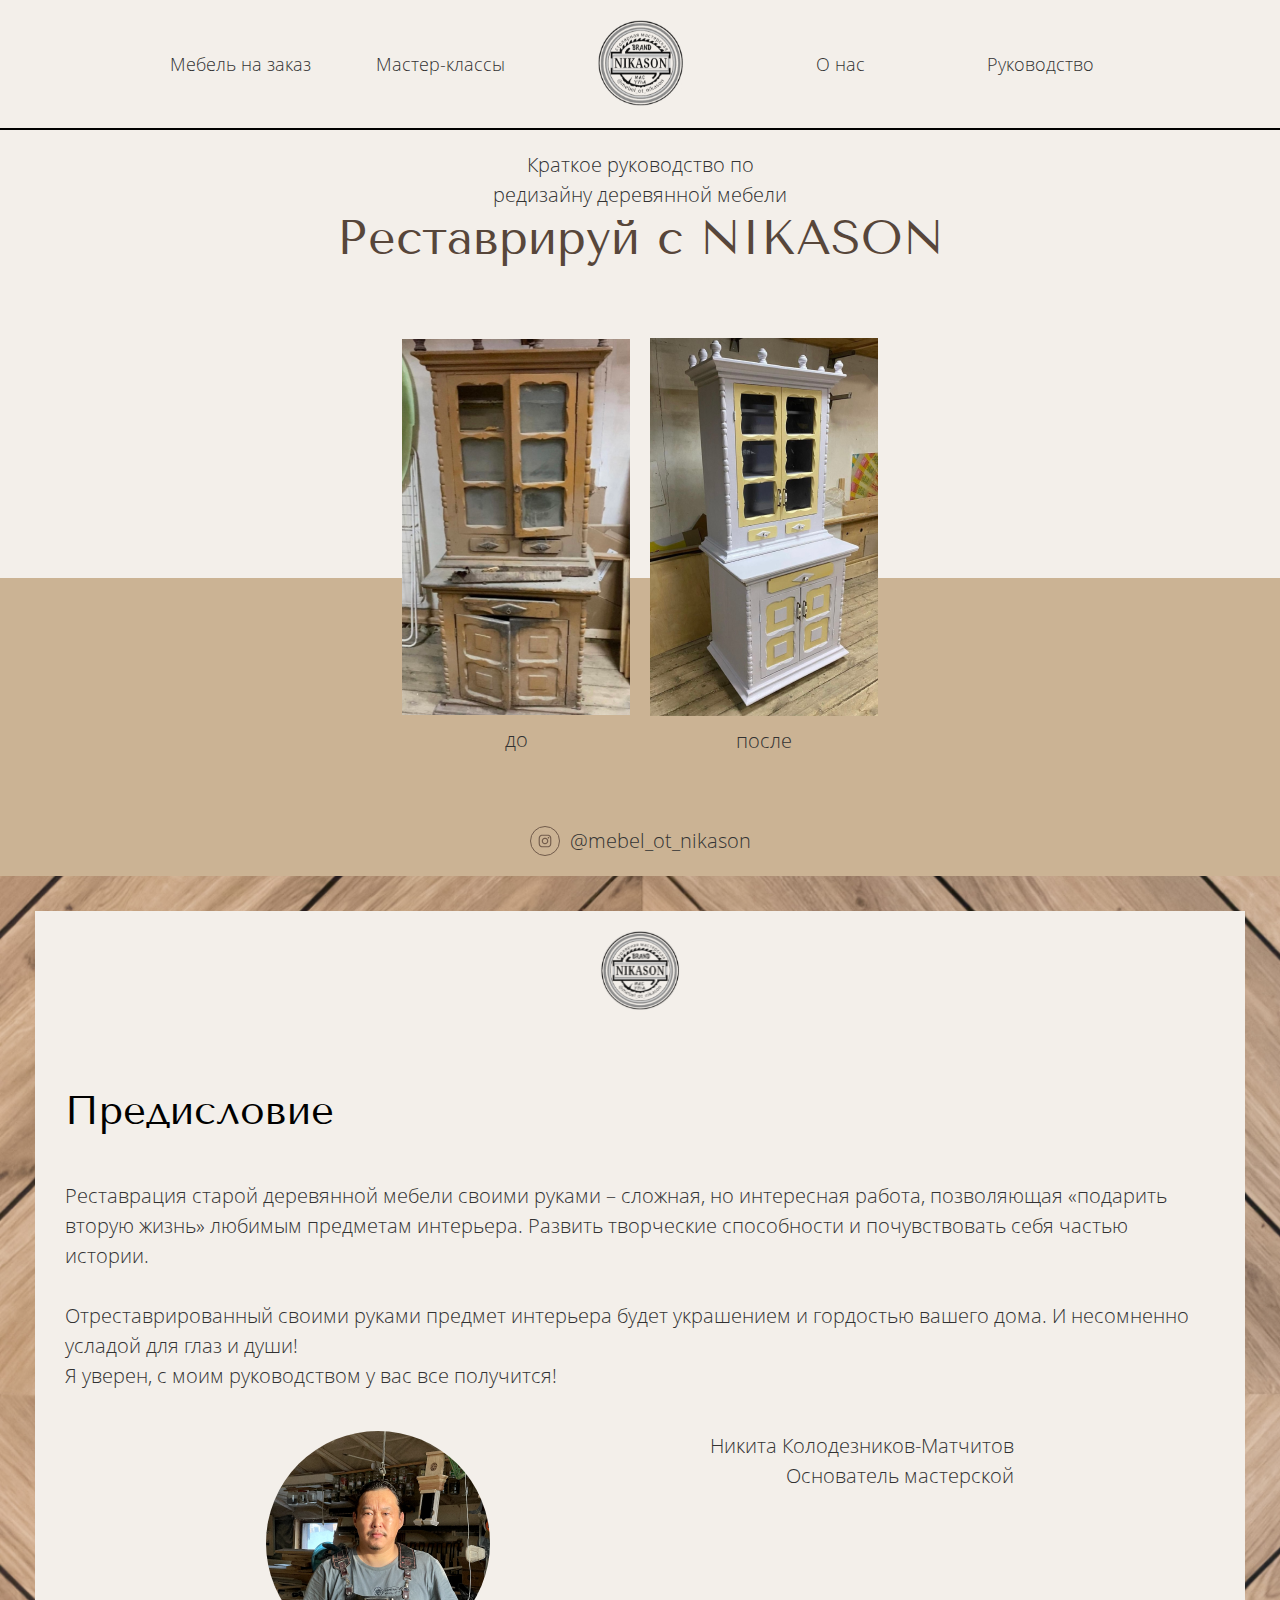
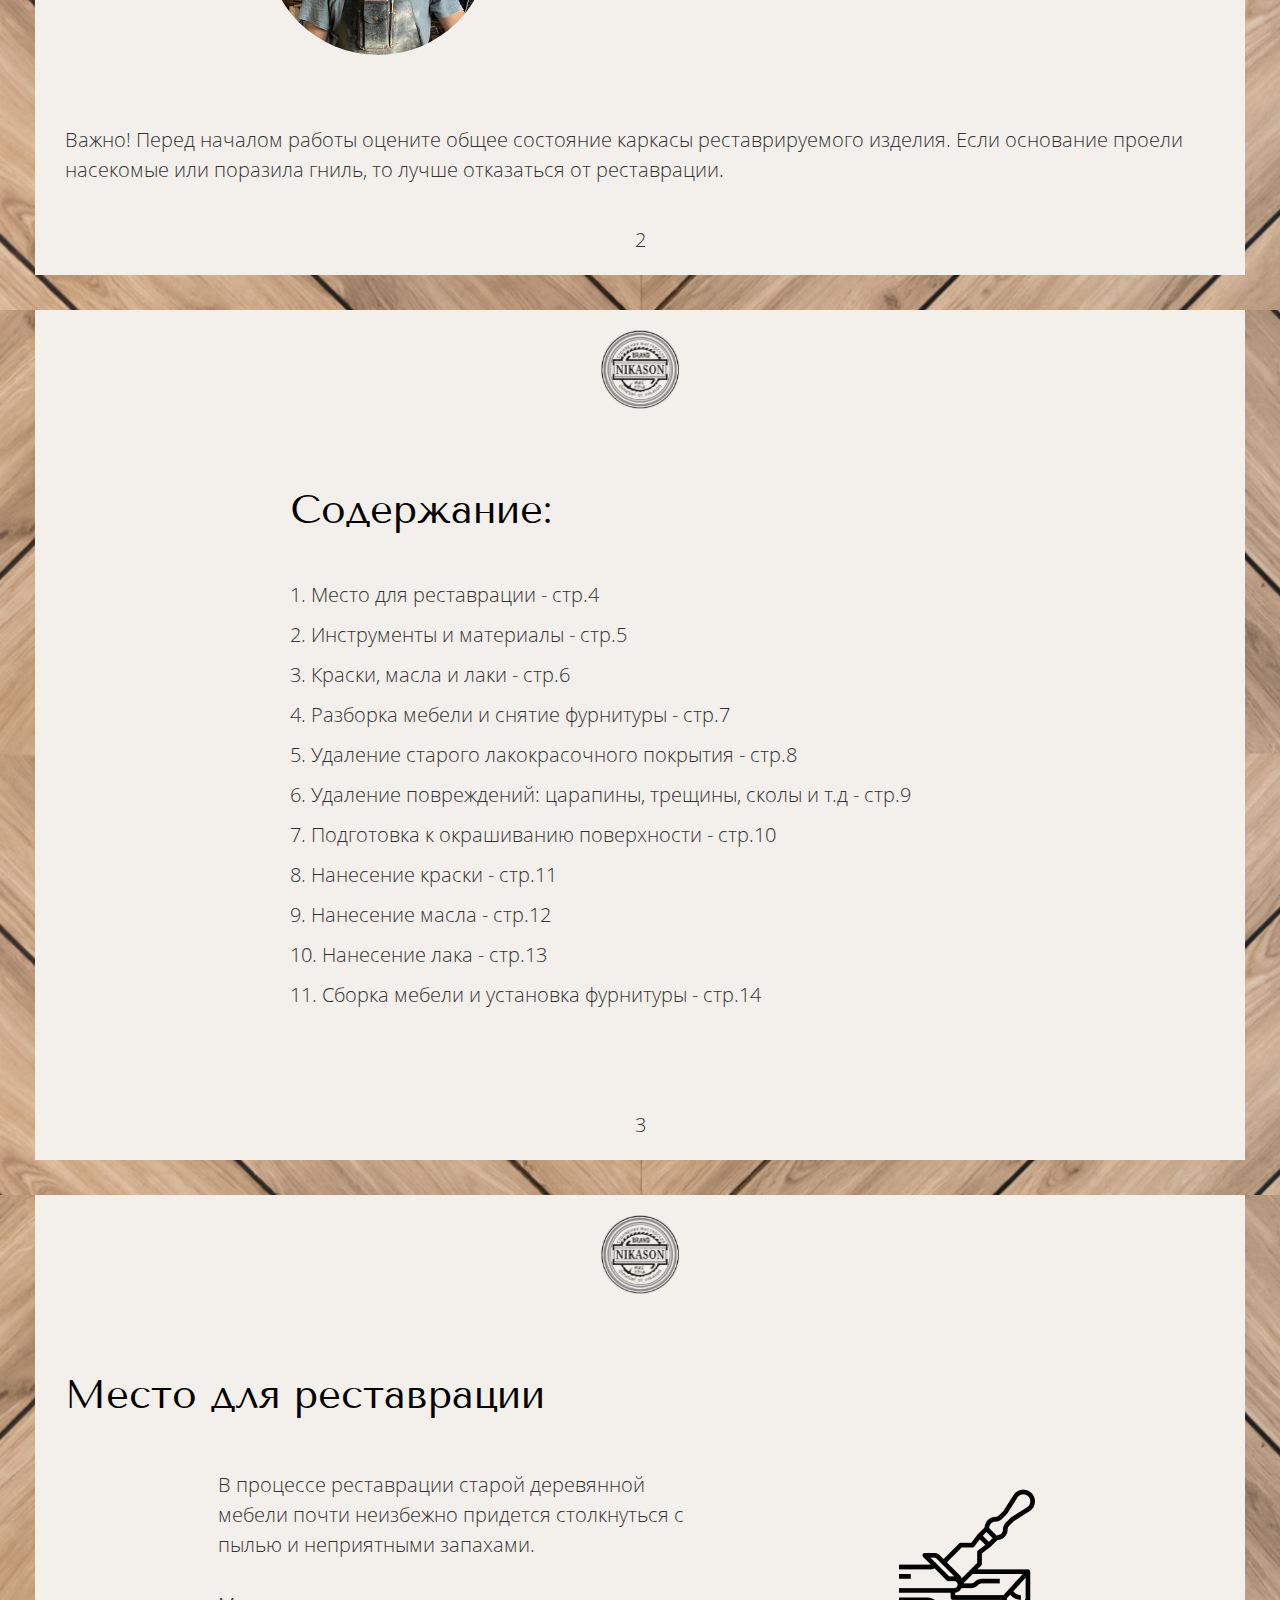
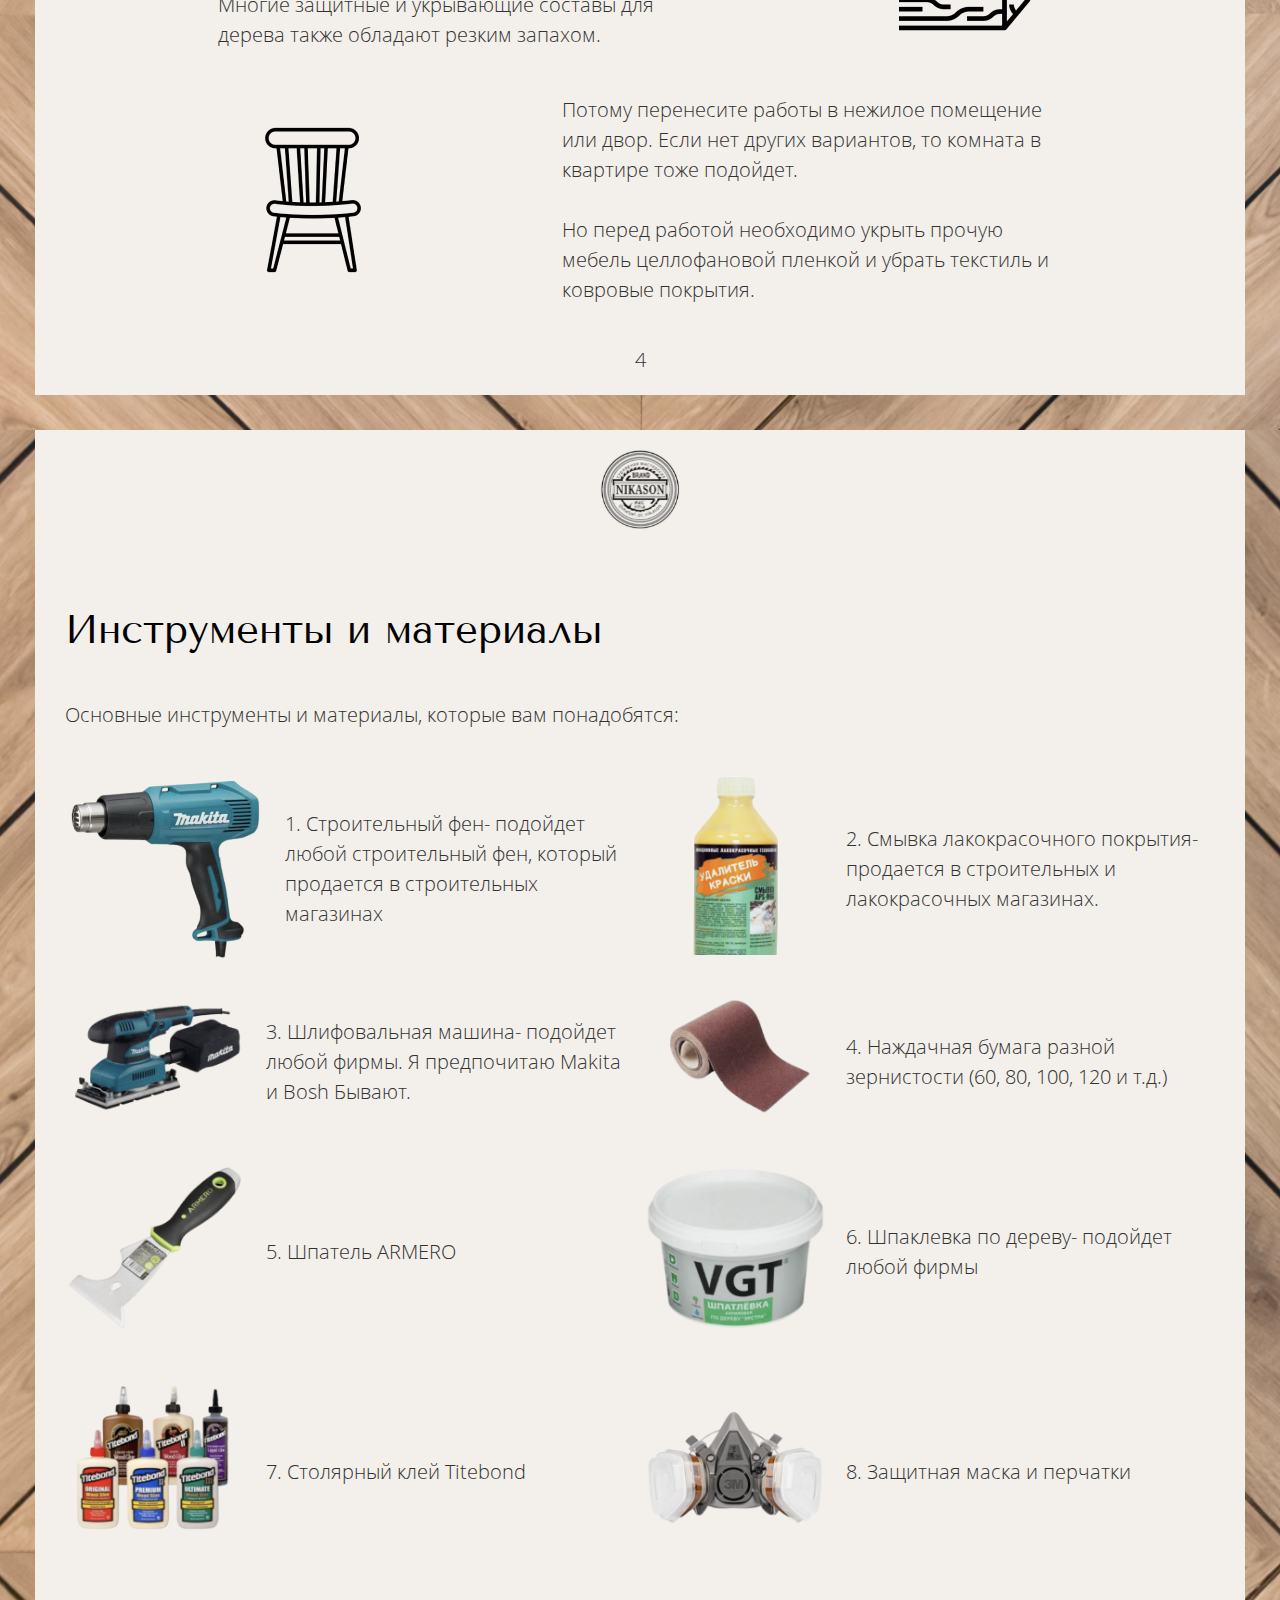
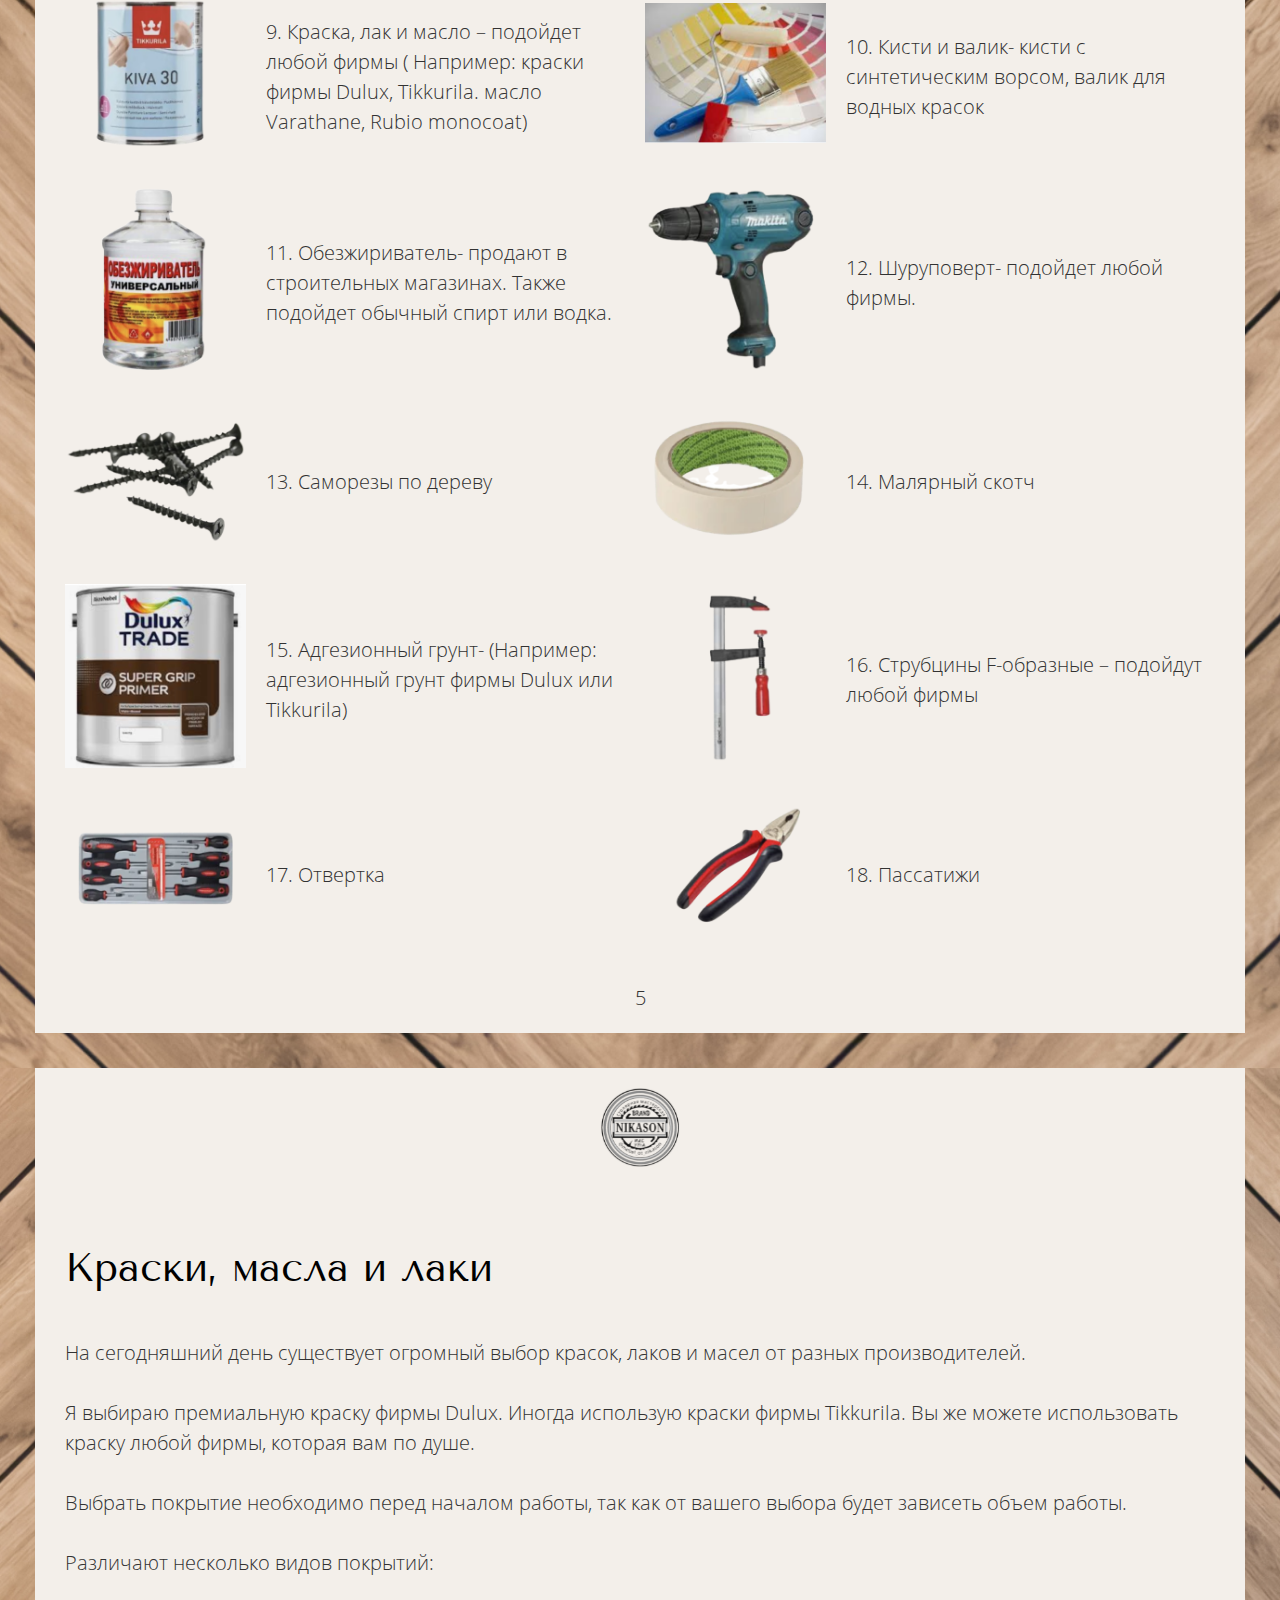
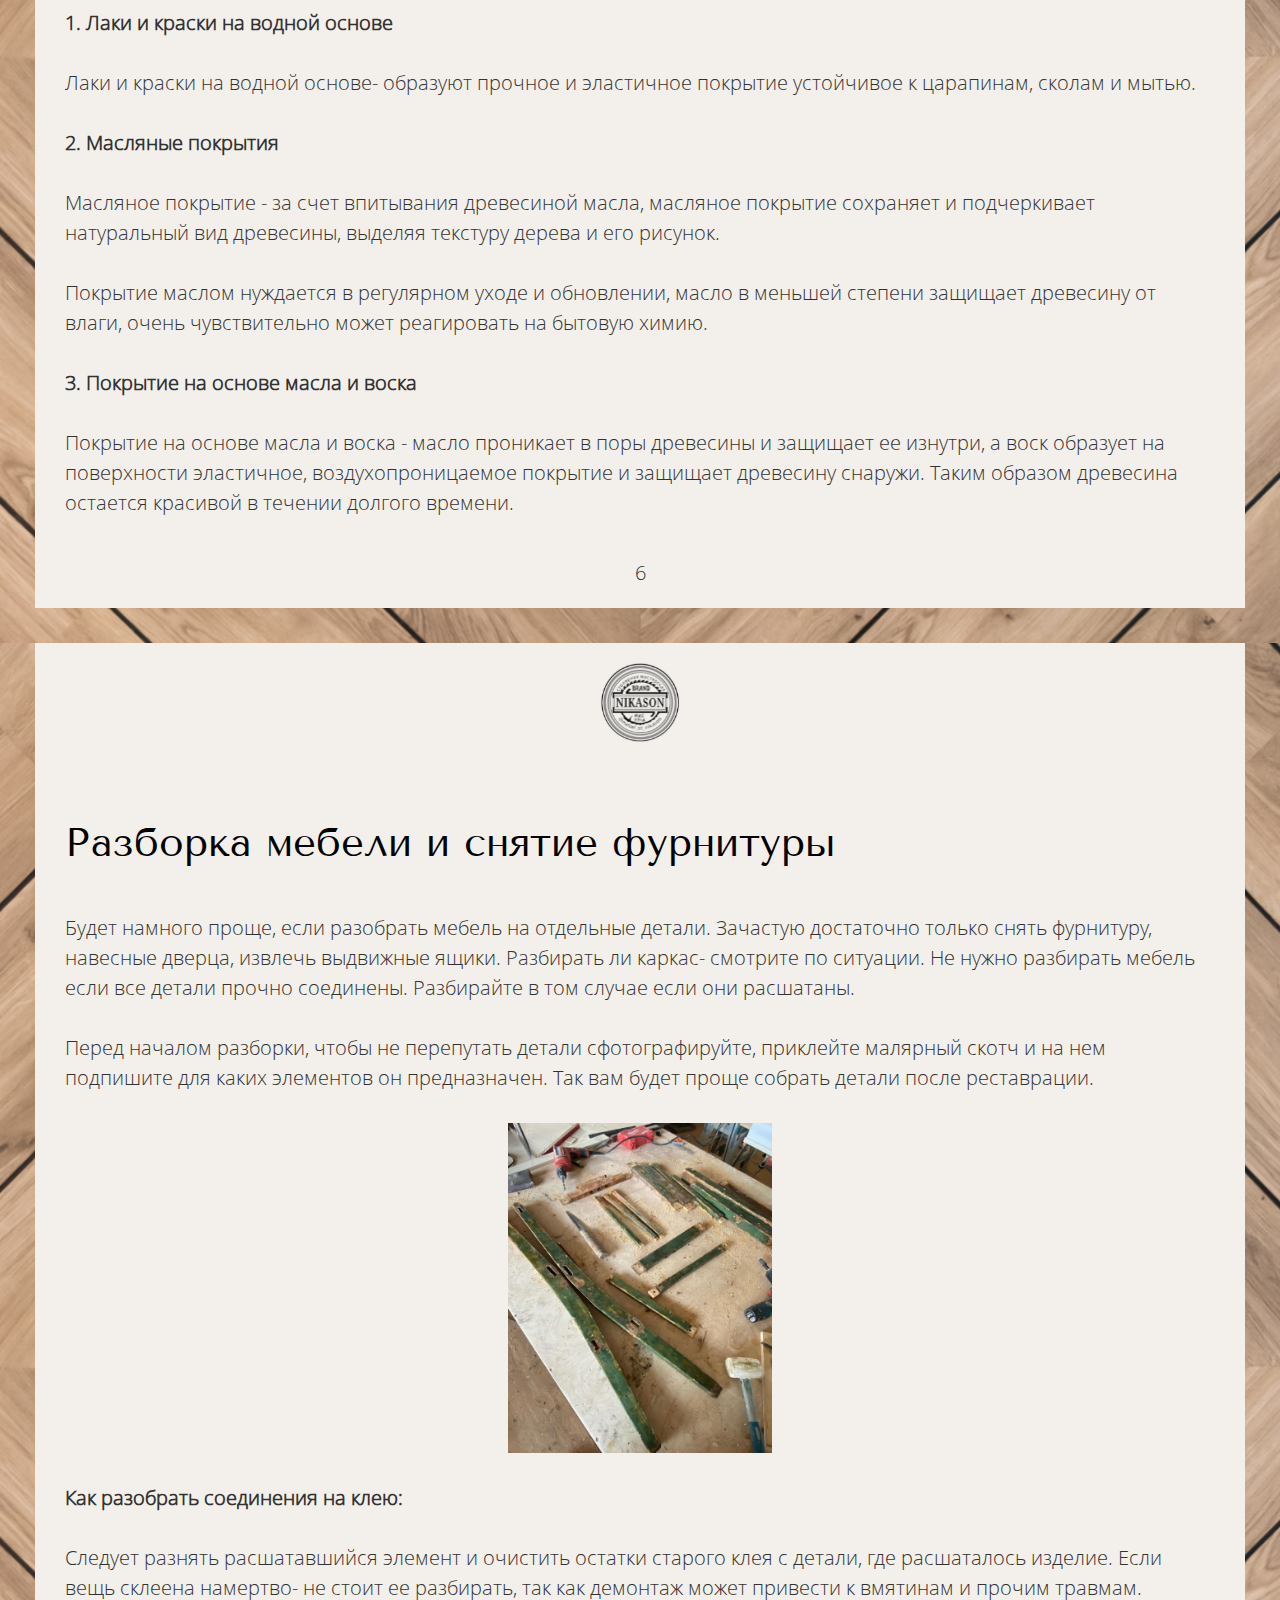
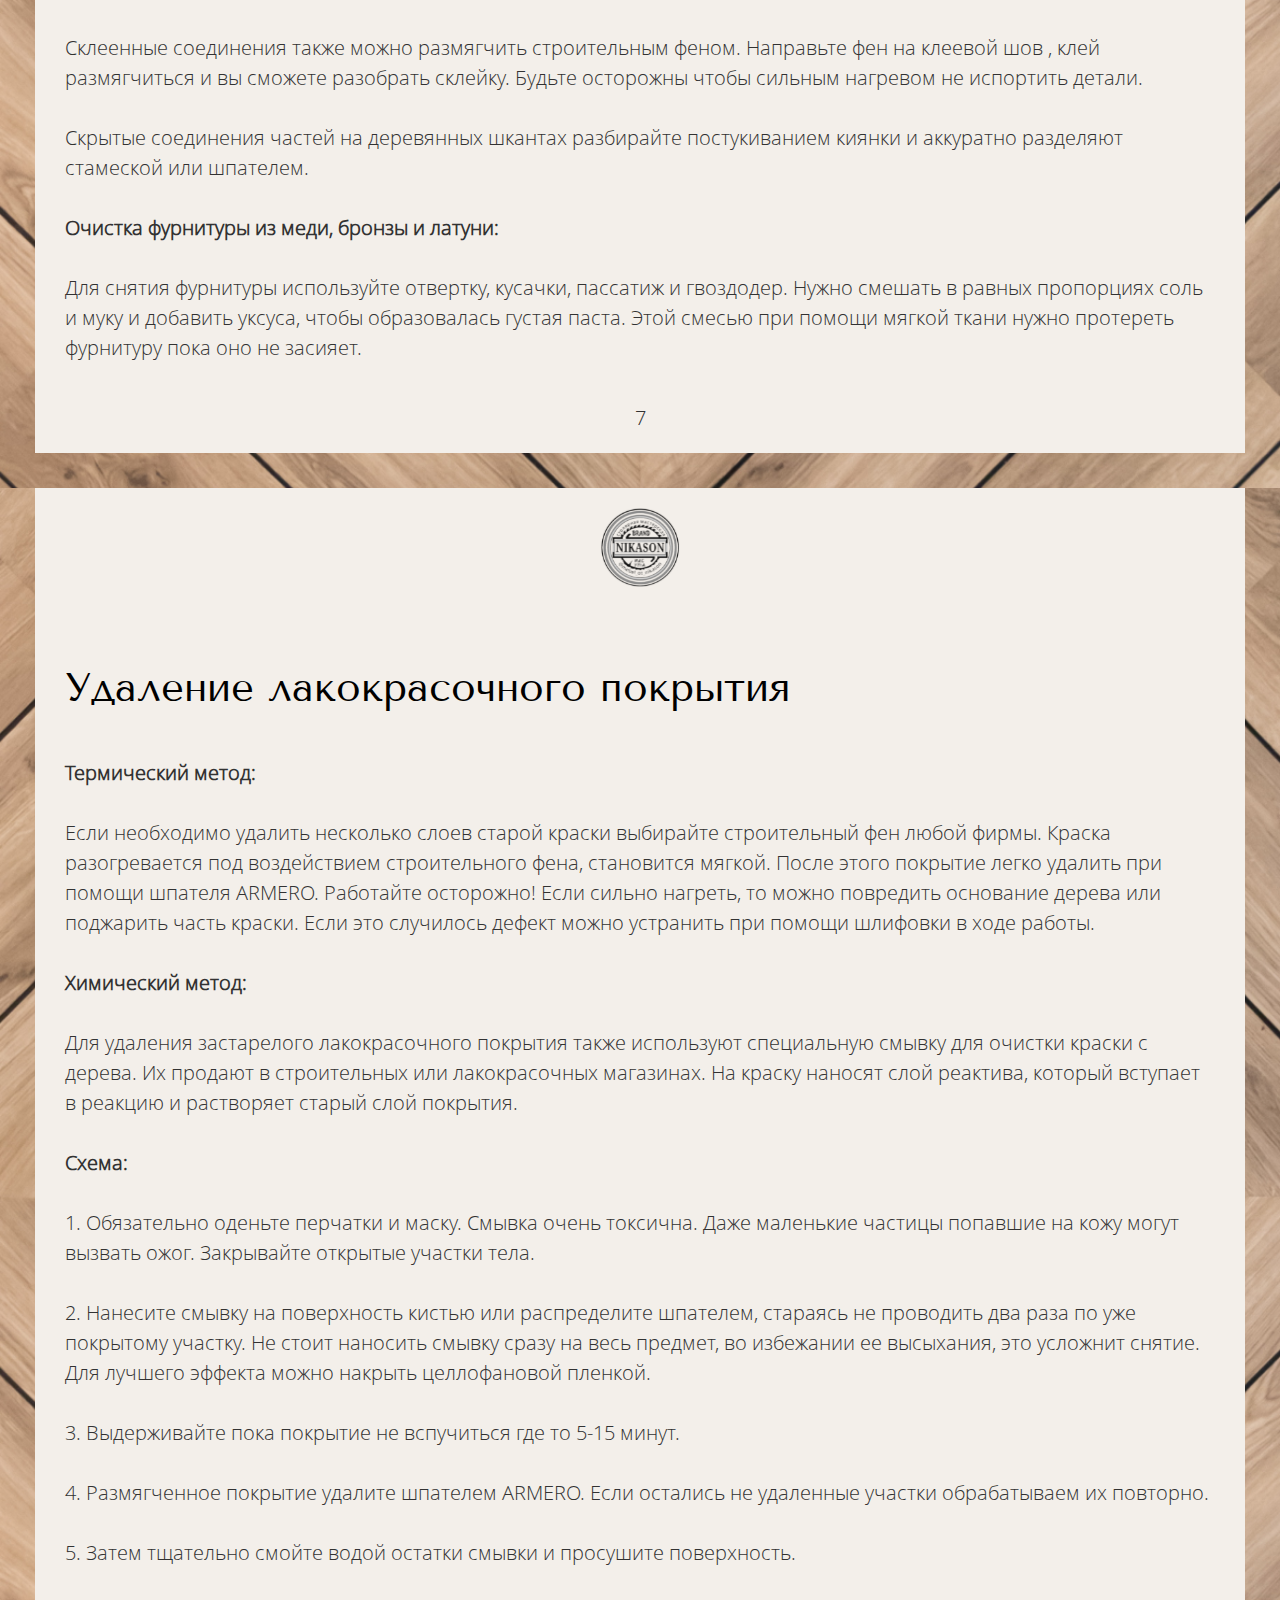
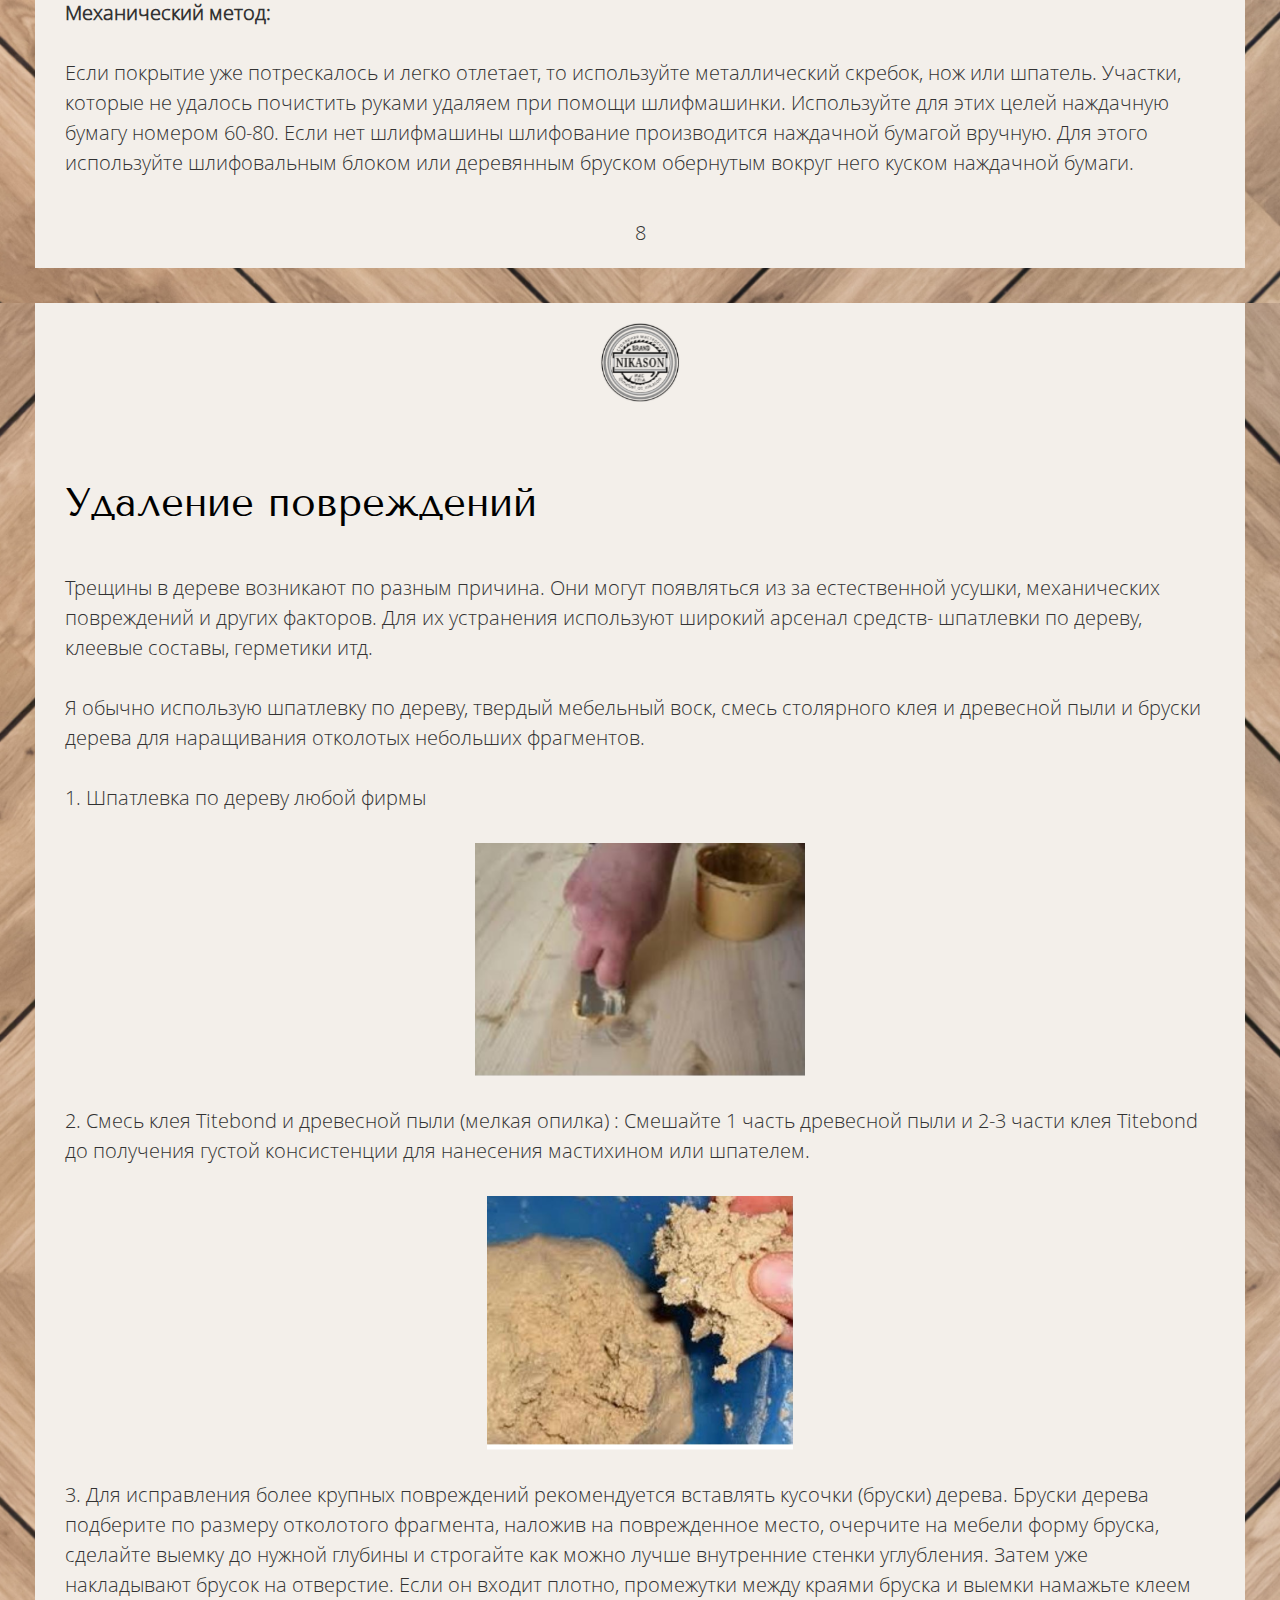
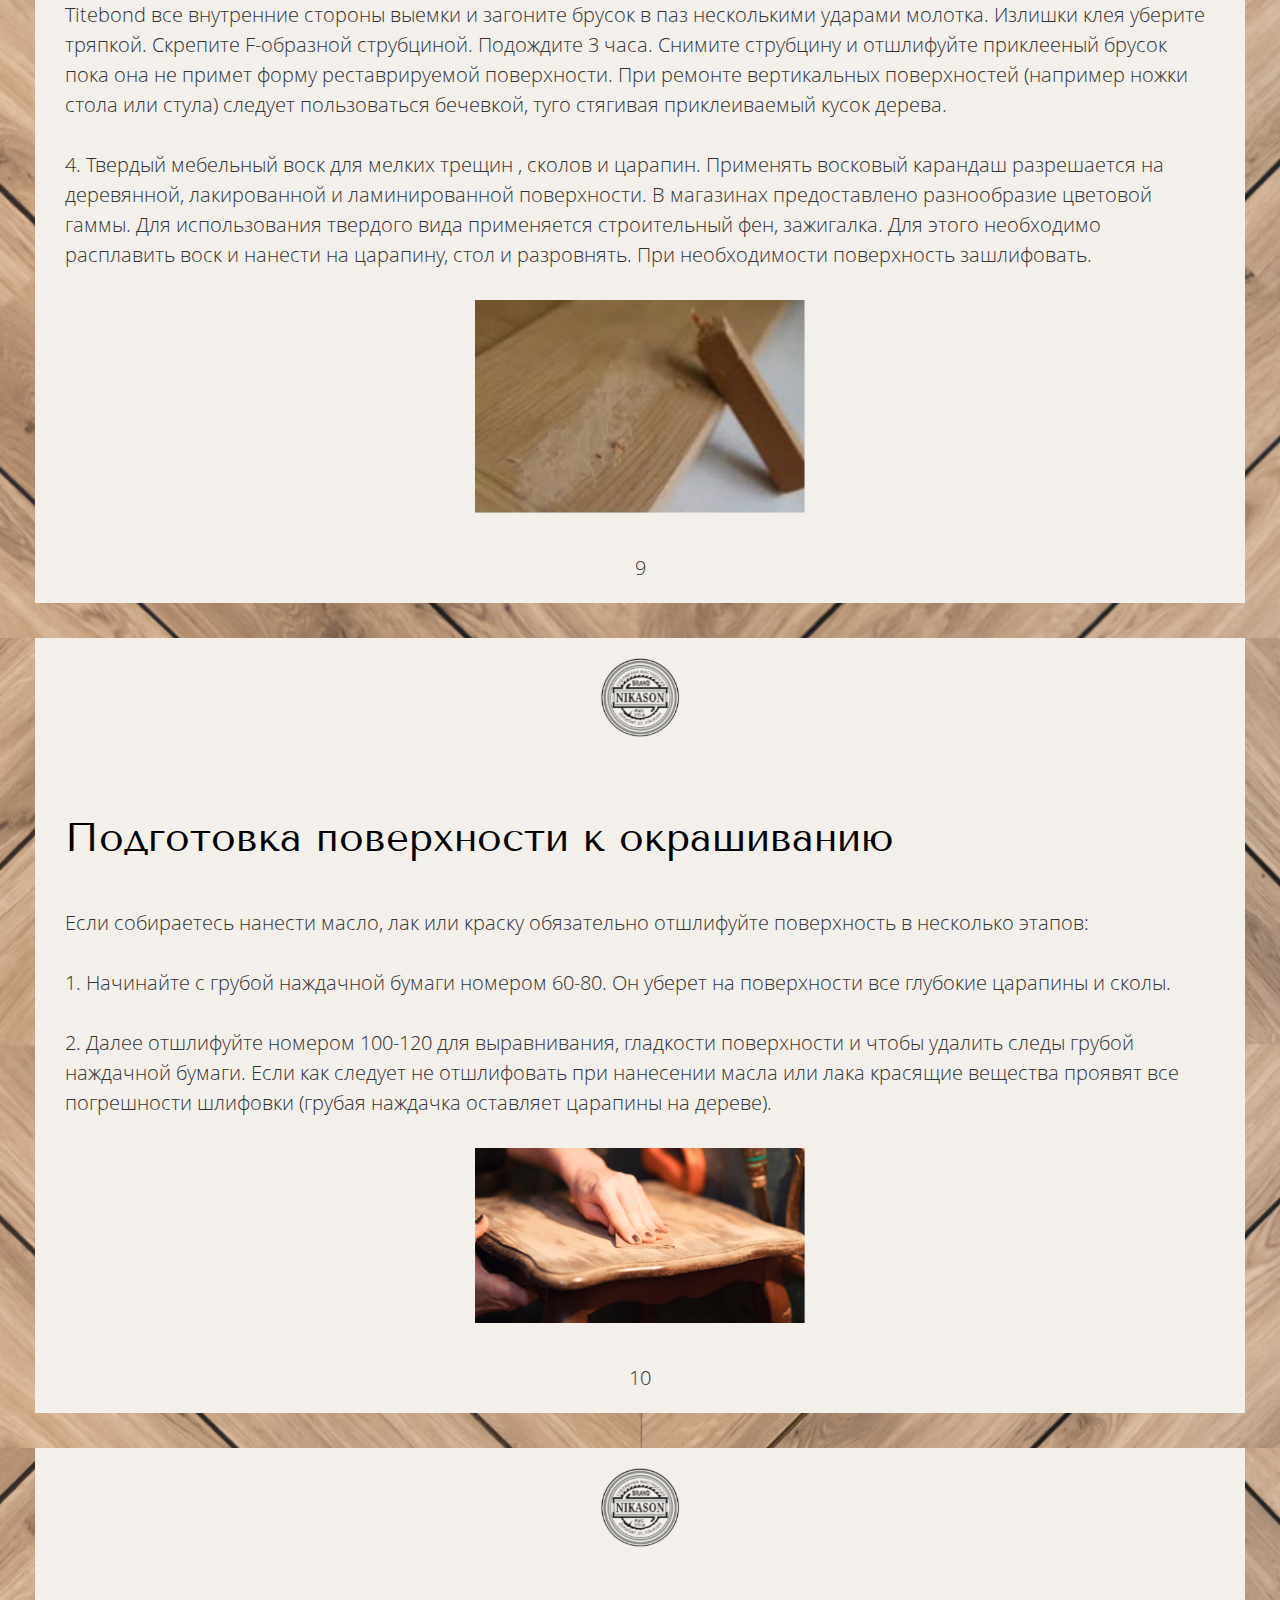
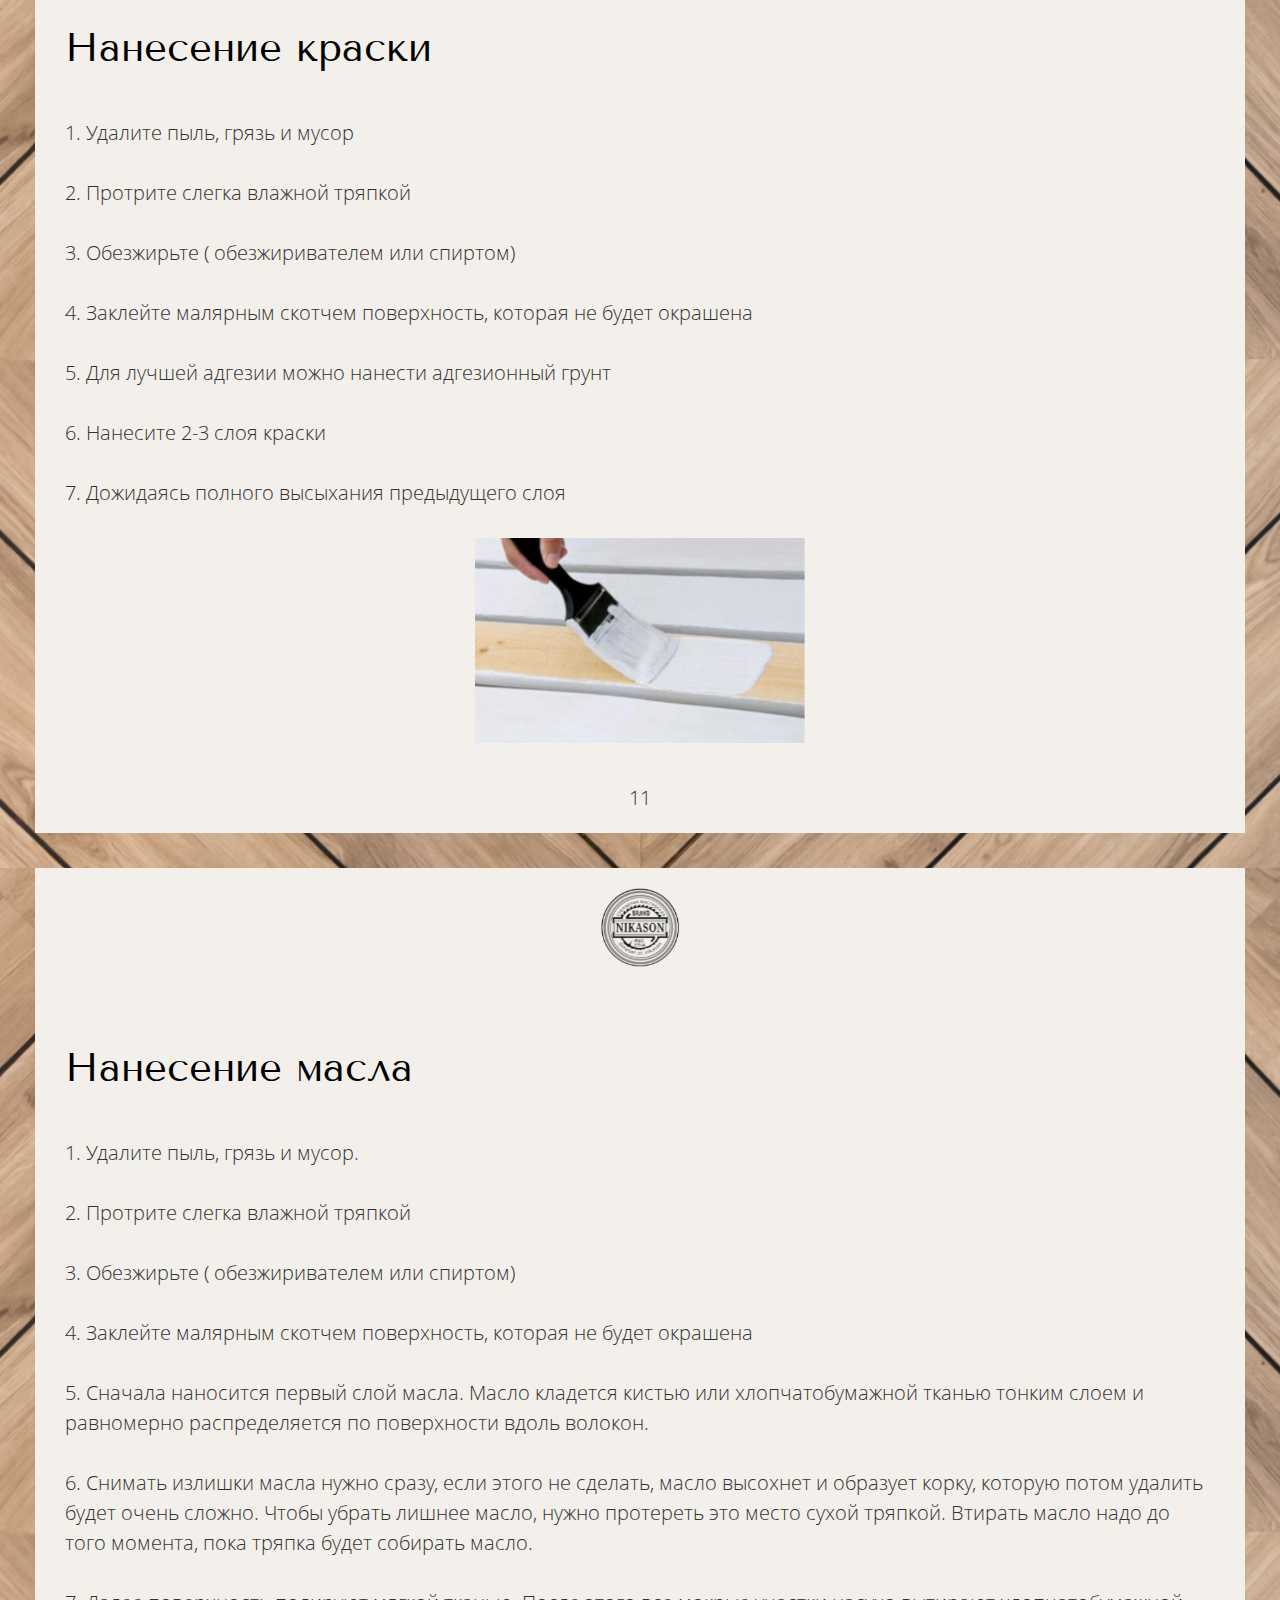
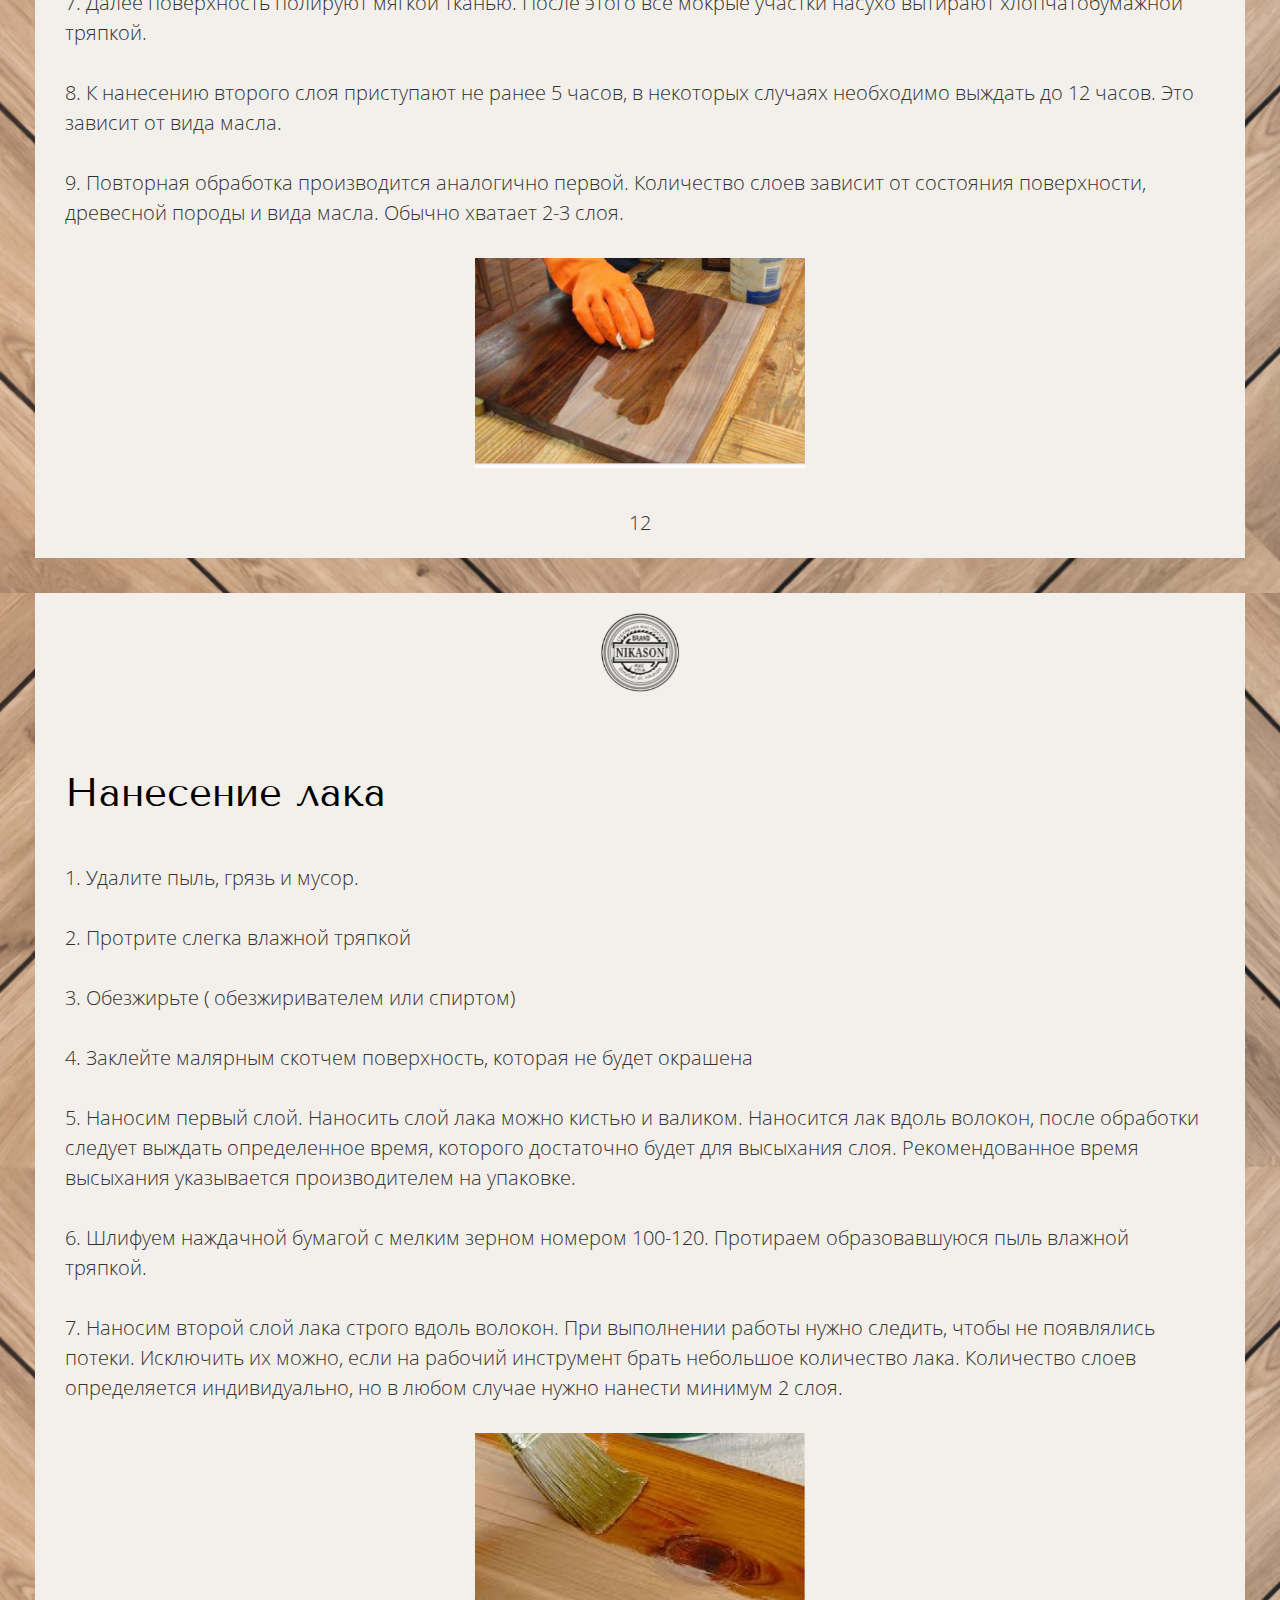
<file: manual.html>
<!DOCTYPE html>
<html lang="ru">
    <head>
        <meta charset="UTF-8">
        <meta name="viewport" content="width=device-width, initial-scale=1.0">
        <link rel="stylesheet" href="css/normalize.css">
        <link rel="stylesheet" href="css/reset.css">
        <link rel="stylesheet" href="css/style.css">
        <link rel="apple-touch-icon" sizes="57x57" href="icons/favicons/apple-icon-57x57.png">
        <link rel="apple-touch-icon" sizes="60x60" href="icons/favicons/apple-icon-60x60.png">
        <link rel="apple-touch-icon" sizes="72x72" href="icons/favicons/apple-icon-72x72.png">
        <link rel="apple-touch-icon" sizes="76x76" href="icons/favicons/apple-icon-76x76.png">
        <link rel="apple-touch-icon" sizes="114x114" href="icons/favicons/apple-icon-114x114.png">
        <link rel="apple-touch-icon" sizes="120x120" href="icons/favicons/apple-icon-120x120.png">
        <link rel="apple-touch-icon" sizes="144x144" href="icons/favicons/apple-icon-144x144.png">
        <link rel="apple-touch-icon" sizes="152x152" href="icons/favicons/apple-icon-152x152.png">
        <link rel="apple-touch-icon" sizes="180x180" href="icons/favicons/apple-icon-180x180.png">
        <link rel="icon" type="image/png" sizes="192x192" href="icons/favicons/android-icon-192x192.png">
        <link rel="icon" type="image/png" sizes="32x32" href="icons/favicons/favicon-32x32.png">
        <link rel="icon" type="image/png" sizes="96x96" href="icons/favicons/favicon-96x96.png">
        <link rel="icon" type="image/png" sizes="16x16" href="icons/favicons/favicon-16x16.png">
        <link rel="manifest" href="icons/favicons/manifest.json">
        <meta name="msapplication-TileColor" content="#ffffff">
        <meta name="msapplication-TileImage" content="/ms-icon-144x144.png">
        <meta name="theme-color" content="#ffffff">
        <title>Руководство</title>
    </head>
<body>
    <div class="container">
        <!-- меню сайта -->
        <header class="header">
            <!-- меню для планшетов и мобильной версии -->
            <div class="header__hamburger hamburger">
                <input class="hamburger__input" type="checkbox" id="hamburger">
                <nav class="hamburger__navigation nav">
                    <ul class="nav__list">
                        <li class="nav__item"><a class="nav__link" href="order-furniture.html">Мебель на заказ</a></li>
                        <li class="nav__item"><a class="nav__link" href="master-classes.html">Мастер-классы</a></li>
                        <li class="nav__item"><a class="nav__link" href="about-us.html">О нас</a></li>
                        <li class="nav__item"><a class="nav__link" href="manual.html">Руководство</a></li>
                    </ul>
                </nav>
                <label class="hamburger__btn" for="hamburger"><span></span></label>
            </div>
            <!-- меню сайта -->
            <nav class="header__navigation nav-menu">
                <ul class="nav-menu__list">
                    <li class="nav-menu__item"><a class="nav-menu__link" href="order-furniture.html">Мебель на заказ</a></li>
                    <li class="nav-menu__item"><a class="nav-menu__link" href="master-classes.html">Мастер-классы</a></li>
                    <!-- логотип сайта -->
                    <li class="nav-menu__item"><a class="nav-menu__logo" href="index.html"> <img class="nav-menu__logo" src="icons/nikason-logo.svg" alt="logo"></a></li>
                    <li class="nav-menu__item"><a class="nav-menu__link" href="about-us.html">О нас</a></li>
                    <li class="nav-menu__item"><a class="nav-menu__link" href="manual.html">Руководство</a></li>
                </ul>
            </nav>
        </header>

        <!-- первая страница -->
        <section class="page-1">
            <!-- описание и заголовок -->
            <div class="page-1__description description mb-7rem">
                <p class="description__text text text_fs-20px">Краткое руководство по <br>редизайну деревянной мебели</p>
                <h1 class="description__title title-h1">Реставрируй с NIKASON</h1>
            </div>
            <!-- изображения -->
            <div class="page-1__img img text text_fs-20px mb-7rem">
                <div class="img__img"><img src="img/manual/page-1_img-1.png" alt="img">до</div>
                <div class="img__img img__img_anm"><img src="img/manual/page-1_img-2.png" alt="img">после</div>
            </div>
            <!-- инстаграм -->
            <div class="page-1__nickname nickname">
                <img class="nickname__logo" src="icons/instagram.svg" alt="instagram">
                <p class="nickname__link text text_fs-20px">@mebel_ot_nikason</p>
            </div>
        </section>

        <!-- вторая страница -->
        <section class="page-background">
            <div class="page page-2 text text_fs-20px">
                <!-- логотип -->
                <div class="page-2__logo logo mb-7rem">
                    <a href="#"><img class="logo__nikason-logo" src="icons/nikason-logo.svg" alt="logo"></a>
                </div>
                <!-- описание и заголовок -->
                <div class="page-2__content content mb-4rem">
                    <h2 class="content__title title-h2 title-h2_black mb-4rem">Предисловие</h2>
                    <p class="content__text mb-4rem">Реставрация старой деревянной мебели своими руками – сложная, но интересная работа, позволяющая «подарить вторую жизнь» любимым предметам интерьера. Развить творческие способности и почувствовать себя частью истории. <br><br>Отреставрированный своими руками предмет интерьера будет украшением и гордостью вашего дома.  И несомненно усладой для глаз и души! <br>Я уверен, с моим руководством у вас все получится!</p>
                    <!-- информация об основателе мастерской -->
                    <div class="content__founder founder mb-7rem">
                        <img class="founder__img" src="img/manual/page-2-img.png" alt="img">
                        <div class="founder__text">
                            <p class="founder__text-1">Никита Колодезников-Матчитов</p>
                            <p class="founder__text-2">Основатель мастерской</p>
                        </div>
                    </div>
                    <p class="content__text">Важно! Перед началом работы оцените общее состояние каркасы реставрируемого изделия. Если основание проели насекомые или поразила гниль, то лучше отказаться от реставрации. 
                    </p>
                </div>
                <!-- номер страницы -->
                <div class="page-2__page-number page-number">
                    <p class="page-number__number">2</p>
                </div>
            </div>
        </section>

        <!-- третья страница -->
        <section class="page-background page-background_pb">
            <div class="page page-3 text text_fs-20px">
                <!-- логотип -->
                <div class="page-3__logo logo mb-7rem">
                    <a href="#"><img class="logo__nikason-logo" src="icons/nikason-logo.svg" alt="logo"></a>
                </div>
                <!-- заголовок и содержание -->
                <div class="page-3__content-list content-list">
                    <h2 class="content-list__title title-h2 title-h2_black mb-4rem">Содержание:</h2>
                    <ul class="content-list__list-pages">
                        <li class="content-list__page"><a class="content-list__link" href="#page-4">1. Место для реставрации - стр.4</a></li>
                        <li class="content-list__page"><a class="content-list__link" href="#page-5">2. Инструменты и материалы - стр.5</a></li>
                        <li class="content-list__page"><a class="content-list__link" href="#page-6">3. Краски, масла и лаки - стр.6</a></li>
                        <li class="content-list__page"><a class="content-list__link" href="#page-7">4. Разборка мебели и снятие фурнитуры - стр.7</a></li>
                        <li class="content-list__page"><a class="content-list__link" href="#page-8">5. Удаление старого лакокрасочного покрытия - стр.8</a></li>
                        <li class="content-list__page"><a class="content-list__link" href="#page-9">6. Удаление повреждений: царапины, трещины, сколы и т.д - стр.9</a></li>
                        <li class="content-list__page"><a class="content-list__link" href="#page-10">7. Подготовка к окрашиванию поверхности - стр.10</a></li>
                        <li class="content-list__page"><a class="content-list__link" href="#page-11">8. Нанесение краски - стр.11</a></li>
                        <li class="content-list__page"><a class="content-list__link" href="#page-12">9. Нанесение масла - стр.12</a></li>
                        <li class="content-list__page"><a class="content-list__link" href="#page-13">10. Нанесение лака - стр.13</a></li>
                        <li class="content-list__page"><a class="content-list__link" href="#page-14">11. Сборка мебели и установка фурнитуры - стр.14</a></li>
                    </ul>
                </div>
                <!-- номер страницы -->
                <div class="page-3__page-number page-number">
                    <p class="page-number__number">3</p>
                </div>
            </div>
        </section>

        <!-- четвертая страница -->
        <section class="page-background page-background_pb" id="page-4">
            <div class="page page-4 text text_fs-20px">
                <!-- логотип -->
                <div class="page-4__logo logo mb-7rem">
                    <a href="#"><img class="logo__nikason-logo" src="icons/nikason-logo.svg" alt="logo"></a>
                </div>
                <!-- заголовок и содержание -->
                <div class="page-4__redesign-recommendation redesign-recommendationn mb-4rem">
                    <h2 class="redesign-recommendation__title title-h2 title-h2_black mb-4rem">Место для реставрации</h2>
                    <div class="redesign-recommendation__content mb-4rem">
                        <p class="redesign-recommendation__text">В процессе реставрации старой деревянной мебели почти неизбежно придется столкнуться с пылью и неприятными запахами. <br><br>Многие защитные и укрывающие составы для дерева также обладают резким запахом.</p>
                        <img class="redesign-recommendation__img" src="img/manual/page-4_img-1.png" alt="img">
                    </div>
                    <div class="redesign-recommendation__content">
                        <img class="redesign-recommendation__img" src="img/manual/page-4_img-2.png" alt="img">
                        <p class="redesign-recommendation__text">Потому перенесите работы в нежилое помещение или двор. Если нет других вариантов, то комната в квартире тоже подойдет. <br><br>Но перед работой необходимо укрыть прочую мебель целлофановой пленкой и убрать текстиль и ковровые покрытия.</p>
                    </div>
                </div>
                <!-- номер страницы -->
                <div class="page-4__page-number page-number">
                    <p class="page-number__number">4</p>
                </div>
            </div>
        </section>

        <!-- пятая страница -->
        <section class="page-background page-background_pb" id="page-5">
            <div class="page page-5 text text_fs-20px">
                <!-- логотип -->
                <div class="page-5__logo logo mb-7rem">
                    <a href="#"><img class="logo__nikason-logo" src="icons/nikason-logo.svg" alt="logo"></a>
                </div>
                <!-- заголовок и содержание -->
                <div class="page-5__tools-materials tools-materials mb-4rem">
                    <h2 class="tools-materials__title title-h2 title-h2_black mb-4rem">Инструменты и материалы</h2>
                    <p class="tools-materials__text-1 mb-4rem">Основные инструменты и материалы, которые вам понадобятся:</p>
                    <!-- материалы, инструменты и описание -->
                    <div class="tools-materials__box">
                        <div class="tools-materials__content">
                            <!-- фото -->
                            <div class="tools-materials__img" ><img src="img/manual/page-5_img-1.png" alt="img"></div>
                            <!-- описание -->
                            <p class="tools-materials__text-2">1. Строительный фен- подойдет любой строительный фен, который продается в строительных магазинах</p>
                        </div>
                        <div class="tools-materials__content">
                            <!-- фото -->
                            <div class="tools-materials__img" ><img src="img/manual/page-5_img-2.png" alt="img"></div>
                            <!-- описание -->
                            <p class="tools-materials__text-2">2. Смывка лакокрасочного покрытия- продается в строительных и лакокрасочных магазинах.</p>
                        </div>
                        <div class="tools-materials__content">
                            <!-- фото -->
                            <div class="tools-materials__img" ><img src="img/manual/page-5_img-3.png" alt="img"></div>
                            <!-- описание -->
                            <p class="tools-materials__text-2">3. Шлифовальная машина- подойдет любой фирмы. Я предпочитаю Makita и Bosh Бывают.</p>
                        </div>
                        <div class="tools-materials__content">
                            <!-- фото -->
                            <div class="tools-materials__img" ><img src="img/manual/page-5_img-4.png" alt="img"></div>
                            <!-- описание -->
                            <p class="tools-materials__text-2">4. Наждачная бумага разной зернистости (60, 80, 100, 120 и т.д.)</p>
                        </div>
                        <div class="tools-materials__content">
                            <!-- фото -->
                            <div class="tools-materials__img" ><img src="img/manual/page-5_img-5.png" alt="img"></div>
                            <!-- описание -->
                            <p class="tools-materials__text-2">5. Шпатель ARMERO</p>
                        </div>
                        <div class="tools-materials__content">
                            <!-- фото -->
                            <div class="tools-materials__img" ><img src="img/manual/page-5_img-6.png" alt="img"></div>
                            <!-- описание -->
                            <p class="tools-materials__text-2">6. Шпаклевка по дереву- подойдет любой фирмы</p>
                        </div>
                        <div class="tools-materials__content">
                            <!-- фото -->
                            <div class="tools-materials__img" ><img src="img/manual/page-5_img-7.png" alt="img"></div>
                            <!-- описание -->
                            <p class="tools-materials__text-2">7. Столярный клей Titebond</p>
                        </div>
                        <div class="tools-materials__content">
                            <!-- фото -->
                            <div class="tools-materials__img" ><img src="img/manual/page-5_img-8.png" alt="img"></div>
                            <!-- описание -->
                            <p class="tools-materials__text-2">8. Защитная маска и перчатки</p>
                        </div>
                        <div class="tools-materials__content">
                            <!-- фото -->
                            <div class="tools-materials__img" ><img src="img/manual/page-5_img-9.png" alt="img"></div>
                            <!-- описание -->
                            <p class="tools-materials__text-2">9. Краска, лак и масло – подойдет любой фирмы ( Например: краски фирмы Dulux, Tikkurila. масло Varathane, Rubio monocoat)</p>
                        </div>
                        <div class="tools-materials__content">
                            <!-- фото -->
                            <div class="tools-materials__img" ><img src="img/manual/page-5_img-10.png" alt="img"></div>
                            <!-- описание -->
                            <p class="tools-materials__text-2">10. Кисти и валик- кисти с синтетическим ворсом, валик для водных красок</p>
                        </div>
                        <div class="tools-materials__content">
                            <!-- фото -->
                            <div class="tools-materials__img" ><img src="img/manual/page-5_img-11.png" alt="img"></div>
                            <!-- описание -->
                            <p class="tools-materials__text-2">11. Обезжириватель- продают в строительных магазинах. Также подойдет обычный спирт или водка.</p>
                        </div>
                        <div class="tools-materials__content">
                            <!-- фото -->
                            <div class="tools-materials__img" ><img src="img/manual/page-5_img-12.png" alt="img"></div>
                            <!-- описание -->
                            <p class="tools-materials__text-2">12. Шуруповерт- подойдет любой фирмы.</p>
                        </div>
                        <div class="tools-materials__content">
                            <!-- фото -->
                            <div class="tools-materials__img" ><img src="img/manual/page-5_img-13.png" alt="img"></div>
                            <!-- описание -->
                            <p class="tools-materials__text-2">13. Саморезы по дереву</p>
                        </div>
                        <div class="tools-materials__content">
                            <!-- фото -->
                            <div class="tools-materials__img" ><img src="img/manual/page-5_img-14.png" alt="img"></div>
                            <!-- описание -->
                            <p class="tools-materials__text-2">14. Малярный скотч</p>
                        </div>
                        <div class="tools-materials__content">
                            <!-- фото -->
                            <div class="tools-materials__img" ><img src="img/manual/page-5_img-15.png" alt="img"></div>
                            <!-- описание -->
                            <p class="tools-materials__text-2">15. Адгезионный грунт- (Например: адгезионный грунт фирмы Dulux или Tikkurila)</p>
                        </div>
                        <div class="tools-materials__content">
                            <!-- фото -->
                            <div class="tools-materials__img" ><img src="img/manual/page-5_img-16.png" alt="img"></div>
                            <!-- описание -->
                            <p class="tools-materials__text-2">16. Струбцины F-образные – подойдут любой фирмы</p>
                        </div>
                        <div class="tools-materials__content">
                            <!-- фото -->
                            <div class="tools-materials__img" ><img src="img/manual/page-5_img-17.png" alt="img"></div>
                            <!-- описание -->
                            <p class="tools-materials__text-2">17. Отвертка</p>
                        </div>
                        <div class="tools-materials__content">
                            <!-- фото -->
                            <div class="tools-materials__img" ><img src="img/manual/page-5_img-18.png" alt="img"></div>
                            <!-- описание -->
                            <p class="tools-materials__text-2">18. Пассатижи</p>
                        </div>
                    </div>
                    
                </div>
                <!-- номер страницы -->
                <div class="page-5__page-number page-number">
                    <p class="page-number__number">5</p>
                </div>
            </div>
        </section>

        <!-- шестая страница -->
        <section class="page-background page-background_pb" id="page-6">
            <div class="page page-6 text text_fs-20px">
                <!-- логотип -->
                <div class="page-6__logo logo mb-7rem">
                    <a href="#"><img class="logo__nikason-logo" src="icons/nikason-logo.svg" alt="logo"></a>
                </div>
                <!-- заголовок и содержание -->
                <div class="page-6__reddesign-guide reddesign-guide mb-4rem">
                    <h2 class="reddesign-guide__title title-h2 title-h2_black mb-4rem">Краски, масла и лаки</h2>
                    <p class="reddesign-guide__text">На сегодняшний день существует огромный выбор красок, лаков и масел от разных производителей. 
                        <br><br>Я выбираю премиальную краску фирмы Dulux. Иногда использую краски фирмы Tikkurila. Вы же можете использовать краску любой фирмы, которая вам по душе. 
                        <br><br>Выбрать покрытие необходимо перед началом работы, так как от вашего выбора будет зависеть объем работы. 
                        <br><br>Различают несколько видов покрытий:<br><br>
                        <span>1. Лаки и краски на водной основе</span>
                        <br><br>Лаки и краски на водной основе- образуют прочное и эластичное покрытие устойчивое к царапинам, сколам и мытью.<br><br>
                        <span>2. Масляные покрытия</span>
                        <br><br>Масляное покрытие - за счет впитывания древесиной масла, масляное покрытие сохраняет и подчеркивает натуральный вид древесины, выделяя текстуру дерева и его рисунок. <br><br>Покрытие маслом нуждается в регулярном уходе и обновлении, масло в меньшей степени защищает древесину от влаги, очень чувствительно может реагировать на бытовую химию.<br><br>
                        <span>3. Покрытие на основе масла и воска</span> 
                        <br><br>Покрытие на основе масла и воска - масло проникает в поры древесины и защищает ее изнутри, а воск образует на поверхности эластичное, воздухопроницаемое покрытие и защищает древесину снаружи. Таким образом древесина остается красивой в течении долгого времени.
                    </p>
                </div>
                <!-- номер страницы -->
                <div class="page-6__page-number page-number">
                    <p class="page-number__number">6</p>
                </div>
            </div>
        </section>

        <!-- седьмая страница -->
        <section class="page-background page-background_pb" id="page-7">
            <div class="page page-7 text text_fs-20px">
                <!-- логотип -->
                <div class="page-7__logo logo mb-7rem">
                    <a href="#"><img class="logo__nikason-logo" src="icons/nikason-logo.svg" alt="logo"></a>
                </div>
                <!-- заголовок и содержание -->
                <div class="page-7__reddesign-guide reddesign-guide mb-4rem">
                    <h2 class="reddesign-guide__title title-h2 title-h2_black mb-4rem">Разборка мебели и снятие фурнитуры</h2>
                    <p class="reddesign-guide__text">Будет намного проще, если разобрать мебель на отдельные детали. Зачастую достаточно только снять фурнитуру, навесные дверца, извлечь выдвижные ящики.  Разбирать ли каркас- смотрите по ситуации. Не нужно разбирать мебель если все детали прочно соединены. Разбирайте в том случае если они расшатаны. 
                        <br><br>Перед началом разборки, чтобы не перепутать детали сфотографируйте, приклейте малярный скотч и на нем подпишите для каких элементов он предназначен. Так вам будет проще собрать детали после реставрации. </p>
                    <img class="reddesign-guide__img" src="img/manual/page-6-img.png" alt="img">
                    <p class="reddesign-guide__text">
                        <span>Как разобрать соединения на клею: </span> 
                        <br><br>Следует разнять расшатавшийся элемент и очистить остатки старого клея с детали, где расшаталось изделие. Если вещь склеена намертво- не стоит ее разбирать, так как демонтаж может привести к вмятинам и прочим травмам. 
                        <br><br>Склеенные соединения также можно размягчить строительным феном. Направьте фен на клеевой шов , клей размягчиться и вы сможете разобрать склейку. Будьте осторожны чтобы сильным нагревом не испортить детали. 
                        <br><br>Скрытые соединения частей на деревянных шкантах разбирайте постукиванием киянки и аккуратно разделяют стамеской или шпателем.<br><br>
                        <span>Очистка фурнитуры из меди, бронзы и латуни:</span>
                        <br><br>Для снятия фурнитуры используйте отвертку, кусачки, пассатиж и гвоздодер. Нужно смешать в равных пропорциях соль и муку и добавить уксуса, чтобы образовалась густая паста. Этой смесью при помощи мягкой ткани нужно протереть фурнитуру пока оно не засияет. 
                    </p>
                </div>
                <!-- номер страницы -->
                <div class="page-7__page-number page-number">
                    <p class="page-number__number">7</p>
                </div>
            </div>
        </section>

        <!-- восьмая страница -->
        <section class="page-background page-background_pb" id="page-8">
            <div class="page page-8 text text_fs-20px">
                <!-- логотип -->
                <div class="page-8__logo logo mb-7rem">
                    <a href="#"><img class="logo__nikason-logo" src="icons/nikason-logo.svg" alt="logo"></a>
                </div>
                <!-- заголовок и содержание -->
                <div class="page-8__reddesign-guide reddesign-guide mb-4rem">
                    <h2 class="reddesign-guide__title title-h2 title-h2_black mb-4rem">Удаление лакокрасочного покрытия</h2>
                    <p class="reddesign-guide__text">
                        <span>Термический метод:</span>
                        <br><br>Если необходимо удалить несколько слоев старой краски выбирайте строительный фен любой фирмы. Краска разогревается под воздействием строительного фена, становится мягкой. После этого покрытие легко удалить при помощи шпателя ARMERO. Работайте осторожно! Если сильно нагреть, то можно повредить основание дерева или поджарить часть краски. Если это случилось дефект можно устранить при помощи шлифовки в ходе работы.<br><br>
                        <span>Химический метод:</span>
                        <br><br>Для удаления застарелого лакокрасочного покрытия также используют специальную смывку для очистки краски с дерева. Их продают в строительных или лакокрасочных магазинах. На краску наносят слой реактива, который вступает в реакцию и растворяет старый слой покрытия. <br><br>
                        <span>Схема:</span>
                        <br><br>1. Обязательно оденьте перчатки и маску. Смывка очень токсична. Даже маленькие частицы попавшие на кожу могут вызвать ожог. Закрывайте открытые участки тела.
                        <br><br>2. Нанесите смывку на поверхность кистью или распределите шпателем, стараясь не проводить два раза по уже покрытому участку. Не стоит наносить смывку сразу на весь предмет, во избежании ее высыхания, это усложнит снятие. Для лучшего эффекта можно накрыть целлофановой пленкой.
                        <br><br>3. Выдерживайте пока покрытие не вспучиться где то 5-15 минут.
                        <br><br>4. Размягченное покрытие удалите шпателем ARMERO. Если остались не удаленные участки обрабатываем их повторно.
                        <br><br>5. Затем тщательно смойте водой остатки смывки и просушите поверхность.<br><br>
                        <span>Механический метод:</span>
                        <br><br>Если покрытие уже потрескалось и легко отлетает, то используйте металлический скребок, нож или шпатель. Участки, которые не удалось почистить руками удаляем при помощи шлифмашинки. Используйте для этих целей наждачную бумагу номером 60-80. Если нет шлифмашины шлифование производится наждачной бумагой вручную. Для этого используйте шлифовальным блоком или деревянным бруском обернутым вокруг него куском наждачной бумаги.
                    </p>
                </div>
                <!-- номер страницы -->
                <div class="page-8__page-number page-number">
                    <p class="page-number__number">8</p>
                </div>
            </div>
        </section>

        <!-- девятая страница -->
        <section class="page-background page-background_pb" id="page-9">
            <div class="page page-9 text text_fs-20px">
                <!-- логотип -->
                <div class="page-9__logo logo mb-7rem">
                    <a href="#"><img class="logo__nikason-logo" src="icons/nikason-logo.svg" alt="logo"></a>
                </div>
                <!-- заголовок и содержание -->
                <div class="page-9__reddesign-guide reddesign-guide mb-4rem">
                    <h2 class="reddesign-guide__title title-h2 title-h2_black mb-4rem">Удаление повреждений</h2>
                    <p class="reddesign-guide__text">
                        Трещины в дереве возникают по разным причина. Они могут появляться из за естественной усушки, механических повреждений и других факторов. Для их устранения используют широкий арсенал средств- шпатлевки по дереву, клеевые составы, герметики итд. 
                        <br><br>Я обычно использую шпатлевку по дереву, твердый мебельный воск, смесь столярного клея и древесной пыли и бруски дерева для наращивания отколотых небольших фрагментов.
                        <br><br>1. Шпатлевка по дереву любой фирмы
                    </p>
                    <img src="img/manual/page-9-img-1.png" alt="img">
                    <p class="reddesign-guide__text">2. Смесь клея Titebond и древесной пыли (мелкая опилка) : Смешайте 1 часть древесной пыли и 2-3 части клея Titebond до получения густой консистенции для нанесения мастихином или шпателем.</p>
                    <img src="img/manual/page-9-img-2.png" alt="img">
                    <p class="reddesign-guide__text">3. Для исправления более крупных повреждений рекомендуется вставлять  кусочки (бруски) дерева. Бруски дерева подберите по размеру отколотого фрагмента, наложив на поврежденное место, очерчите на мебели форму бруска, сделайте выемку до нужной глубины и строгайте как можно лучше внутренние стенки углубления. Затем уже накладывают брусок на отверстие. Если он входит плотно, промежутки между краями бруска и выемки намажьте клеем Titebond все внутренние стороны выемки и загоните брусок в паз несколькими ударами молотка. Излишки клея уберите тряпкой. Скрепите F-образной струбциной. Подождите 3 часа. Снимите струбцину и отшлифуйте приклееный брусок пока она не примет форму реставрируемой поверхности. При ремонте вертикальных поверхностей (например ножки стола или стула) следует пользоваться бечевкой, туго стягивая приклеиваемый кусок дерева.
                        <br><br>4. Твердый мебельный воск для мелких трещин , сколов и царапин. Применять восковый карандаш разрешается на деревянной, лакированной и ламинированной поверхности. В магазинах предоставлено разнообразие цветовой гаммы. Для использования твердого вида применяется строительный фен, зажигалка. Для этого необходимо расплавить воск и нанести на царапину, стол и разровнять. При необходимости поверхность зашлифовать.
                    </p>
                    <img src="img/manual/page-9-img-3.png" alt="img">
                </div>
                <!-- номер страницы -->
                <div class="page-9__page-number page-number">
                    <p class="page-number__number">9</p>
                </div>
            </div>
        </section>

        <!-- десятая страница -->
        <section class="page-background page-background_pb" id="page-10">
            <div class="page page-10 text text_fs-20px">
                <!-- логотип -->
                <div class="page-10__logo logo mb-7rem">
                    <a href="#"><img class="logo__nikason-logo" src="icons/nikason-logo.svg" alt="logo"></a>
                </div>
                <!-- заголовок и содержание -->
                <div class="page-10__reddesign-guide reddesign-guide mb-4rem">
                    <h2 class="reddesign-guide__title title-h2 title-h2_black mb-4rem">Подготовка поверхности к окрашиванию</h2>
                    <p class="reddesign-guide__text">
                        Если собираетесь нанести масло, лак или краску обязательно отшлифуйте поверхность в несколько этапов:
                        <br><br>1. Начинайте с грубой наждачной бумаги номером 60-80. Он уберет на поверхности все глубокие царапины и сколы.
                        <br><br>2. Далее отшлифуйте номером 100-120 для выравнивания, гладкости поверхности и чтобы удалить следы грубой наждачной бумаги. Если как следует не отшлифовать при нанесении масла или лака красящие вещества проявят все погрешности шлифовки (грубая наждачка оставляет царапины на дереве). 
                    </p>
                    <img src="img/manual/page-10-img.png" alt="img">
                </div>
                <!-- номер страницы -->
                <div class="page-10__page-number page-number">
                    <p class="page-number__number">10</p>
                </div>
            </div>
        </section>

        <!-- одиннадцатый страница -->
        <section class="page-background page-background_pb" id="page-11">
            <div class="page page-11 text text_fs-20px">
                <!-- логотип -->
                <div class="page-11__logo logo mb-7rem">
                    <a href="#"><img class="logo__nikason-logo" src="icons/nikason-logo.svg" alt="logo"></a>
                </div>
                <!-- заголовок и содержание -->
                <div class="page-11__reddesign-guide reddesign-guide mb-4rem">
                    <h2 class="reddesign-guide__title title-h2 title-h2_black mb-4rem">Нанесение краски</h2>
                    <p class="reddesign-guide__text">
                        1. Удалите пыль, грязь и мусор
                        <br><br>2. Протрите слегка влажной тряпкой 
                        <br><br>3. Обезжирьте ( обезжиривателем или спиртом)
                        <br><br>4. Заклейте малярным скотчем поверхность, которая не будет окрашена
                        <br><br>5. Для лучшей адгезии можно нанести адгезионный грунт
                        <br><br>6. Нанесите 2-3 слоя краски
                        <br><br>7. Дожидаясь полного высыхания предыдущего слоя
                    </p>
                    <img src="img/manual/page-11-img.png" alt="img">
                </div>
                <!-- номер страницы -->
                <div class="page-11__page-number page-number">
                    <p class="page-number__number">11</p>
                </div>
            </div>
        </section>

        <!-- двенадцатый страница -->
        <section class="page-background page-background_pb" id="page-12">
            <div class="page page-12 text text_fs-20px">
                <!-- логотип -->
                <div class="page-12__logo logo mb-7rem">
                    <a href="#"><img class="logo__nikason-logo" src="icons/nikason-logo.svg" alt="logo"></a>
                </div>
                <!-- заголовок и содержание -->
                <div class="page-12__reddesign-guide reddesign-guide mb-4rem">
                    <h2 class="reddesign-guide__title title-h2 title-h2_black mb-4rem">Нанесение масла</h2>
                    <p class="reddesign-guide__text">
                        1. Удалите пыль, грязь и мусор.
                        <br><br>2. Протрите слегка влажной тряпкой 
                        <br><br>3. Обезжирьте ( обезжиривателем или спиртом)
                        <br><br>4. Заклейте малярным скотчем поверхность, которая не будет окрашена
                        <br><br>5. Сначала наносится первый слой масла. Масло кладется кистью или хлопчатобумажной тканью тонким слоем и равномерно распределяется по поверхности вдоль волокон.
                        <br><br>6. Снимать излишки масла нужно сразу, если этого не сделать, масло высохнет и образует корку, которую потом удалить будет очень сложно. Чтобы убрать лишнее масло, нужно протереть это место сухой тряпкой. Втирать масло надо до того момента, пока тряпка будет собирать масло.
                        <br><br>7. Далее поверхность полируют мягкой тканью. После этого все мокрые участки насухо вытирают хлопчатобумажной тряпкой.
                        <br><br>8. К нанесению второго слоя приступают не ранее 5 часов, в некоторых случаях необходимо выждать до 12 часов. Это зависит от вида масла.
                        <br><br>9. Повторная обработка производится аналогично первой. Количество слоев зависит от состояния поверхности, древесной породы и вида масла. Обычно хватает 2-3 слоя.
                    </p>
                    <img src="img/manual/page-12-img.png" alt="img">
                </div>
                <!-- номер страницы -->
                <div class="page-12__page-number page-number">
                    <p class="page-number__number">12</p>
                </div>
            </div>
        </section>

        <!-- тринадцатый страница -->
        <section class="page-background page-background_pb" id="page-13">
            <div class="page page-13 text text_fs-20px">
                <!-- логотип -->
                <div class="page-13__logo logo mb-7rem">
                    <a href="#"><img class="logo__nikason-logo" src="icons/nikason-logo.svg" alt="logo"></a>
                </div>
                <!-- заголовок и содержание -->
                <div class="page-13__reddesign-guide reddesign-guide mb-4rem">
                    <h2 class="reddesign-guide__title title-h2 title-h2_black mb-4rem">Нанесение лака</h2>
                    <p class="reddesign-guide__text">
                        1. Удалите пыль, грязь и мусор.
                        <br><br>2. Протрите слегка влажной тряпкой 
                        <br><br>3. Обезжирьте ( обезжиривателем или спиртом)
                        <br><br>4. Заклейте малярным скотчем поверхность, которая не будет окрашена
                        <br><br>5. Наносим первый слой. Наносить слой лака можно кистью и валиком. Наносится лак вдоль волокон, после обработки следует выждать определенное время, которого достаточно будет для высыхания слоя. Рекомендованное время высыхания указывается производителем на упаковке. 
                        <br><br>6. Шлифуем  наждачной бумагой с мелким зерном номером 100-120. Протираем образовавшуюся пыль влажной тряпкой.
                        <br><br>7. Наносим второй слой лака строго вдоль волокон. При выполнении работы нужно следить, чтобы не появлялись потеки. Исключить их можно, если на рабочий инструмент брать небольшое количество лака. Количество слоев определяется индивидуально, но в любом случае нужно нанести минимум 2 слоя. 
                    </p>
                    <img src="img/manual/page-13-img.png" alt="img">
                </div>
                <!-- номер страницы -->
                <div class="page-13__page-number page-number">
                    <p class="page-number__number">13</p>
                </div>
            </div>
        </section>

        <!-- четырнадцатый страница -->
        <section class="page-background page-background_pb" id="page-14">
            <div class="page page-14 text text_fs-20px">
                <!-- логотип -->
                <div class="page-14__logo logo mb-7rem">
                    <a href="#"><img class="logo__nikason-logo" src="icons/nikason-logo.svg" alt="logo"></a>
                </div>
                <!-- заголовок и содержание -->
                <div class="page-14__reddesign-guide reddesign-guide mb-4rem">
                    <h2 class="reddesign-guide__title title-h2 title-h2_black mb-4rem">Сборка мебели и установка фурнитуры</h2>
                    <p class="reddesign-guide__text">
                        1. Окрашенные детали собирайте крайне осторожно, чтобы не повредить покрытие.
                        <br><br>2. Проверьте все детали правильно ли они расположены
                        <br><br>3. Нанесите столярный клей на шипы и пазы. Работайте быстро и аккуратно, чтобы клей не успел высохнуть. 
                        <br><br>4. Соедините все детали мебели и закрепите с помощью струбцин если они нужны
                        <br><br>5. Излишки клея уберите, когда клей застынет с помощью ножа
                        <br><br>6. Струбцины можно убрать через 3-4 часа.
                        <br><br>7. Устанавливаем все детали мебели, которые были отреставрированы отдельно (выдвижные ящики, двери и фурнитуру). 
                        <br>Для установки дверей и фурнитуры используйте саморезы и шуруповерт. Если нет шуруповерта используйте обычную отвертку. 
                        <br><br>После реставрации можно вернуть на место старую очищенную фурнитуру или заменить ее на новую. Все зависит от вашего желания и состояния старых деталей. 
                    </p>
                </div>
                <!-- номер страницы -->
                <div class="page-14__page-number page-number">
                    <p class="page-number__number">14</p>
                </div>
            </div>
        </section>

        <!-- footer -->
        <footer class="footer">
            <div class="footer__box box">
                <h2 class="box__title title-h2 title-h2_white">NIKASON BRAND</h2>
                <!-- иконки соц-сетей -->
                <div class="box__icons footer-icons">
                    <a class="footer-icons__link" href="https://t.me/tidyo9aQZws0NzVi">
                        <img class="footer-icons__img" src="icons/icon-footer-1.svg" alt="telegram">
                    </a>
                    <a class="footer-icons__link" href="https://www.instagram.com/mebel_ot_nikason?igsh=N3Y0Njh2amtlOTd0">
                        <img class="footer-icons__img" src="icons/icon-footer-2.svg" alt="instagram">
                    </a>
                    <a class="footer-icons__link" href="tel:+70000000000">
                        <img class="footer-icons__img" src="icons/icon-footer-3.svg" alt="whatsapp">
                    </a>
                </div>
                <!-- меню -->
                <nav class="box__menu menu">
                    <ul class="menu__list">
                        <li class="menu__item">
                            <a class="menu__link text text_white" href="master-classes.html">Мастер-классы</a>
                        </li>
                        <li class="menu__item">
                            <a class="menu__link text text_white" href="manual.html">Руководство</a>
                        </li>
                        <li class="menu__item">
                            <a class="menu__link text text_white" href="order-furniture.html">Мебель на заказ</a>
                        </li>
                        <li class="menu__item">
                            <a class="menu__link text text_white" href="about-us.html">О нас</a>
                        </li>
                        <li class="menu__item">
                            <a class="menu__link text text_white" href="contract-offer.html">Договор оферты</a>
                        </li>
                        <li class="menu__item">
                            <a class="menu__link text text_white" href="privacy-policy.html">Политика конфиденциальности</a>
                        </li>
                    </ul>
                </nav>
            </div>
        </footer>

        <!-- кнопка наверх -->
        <div id="scrollToTop">
            <a href="#"><img src="icons/scroll-top.svg" alt="img"></a> 
        </div>

        <!-- js-код для кнопки наверх-->
        <script src="js/scrollToTop.js"></script>
    </div>
</body>
</html>
</file>
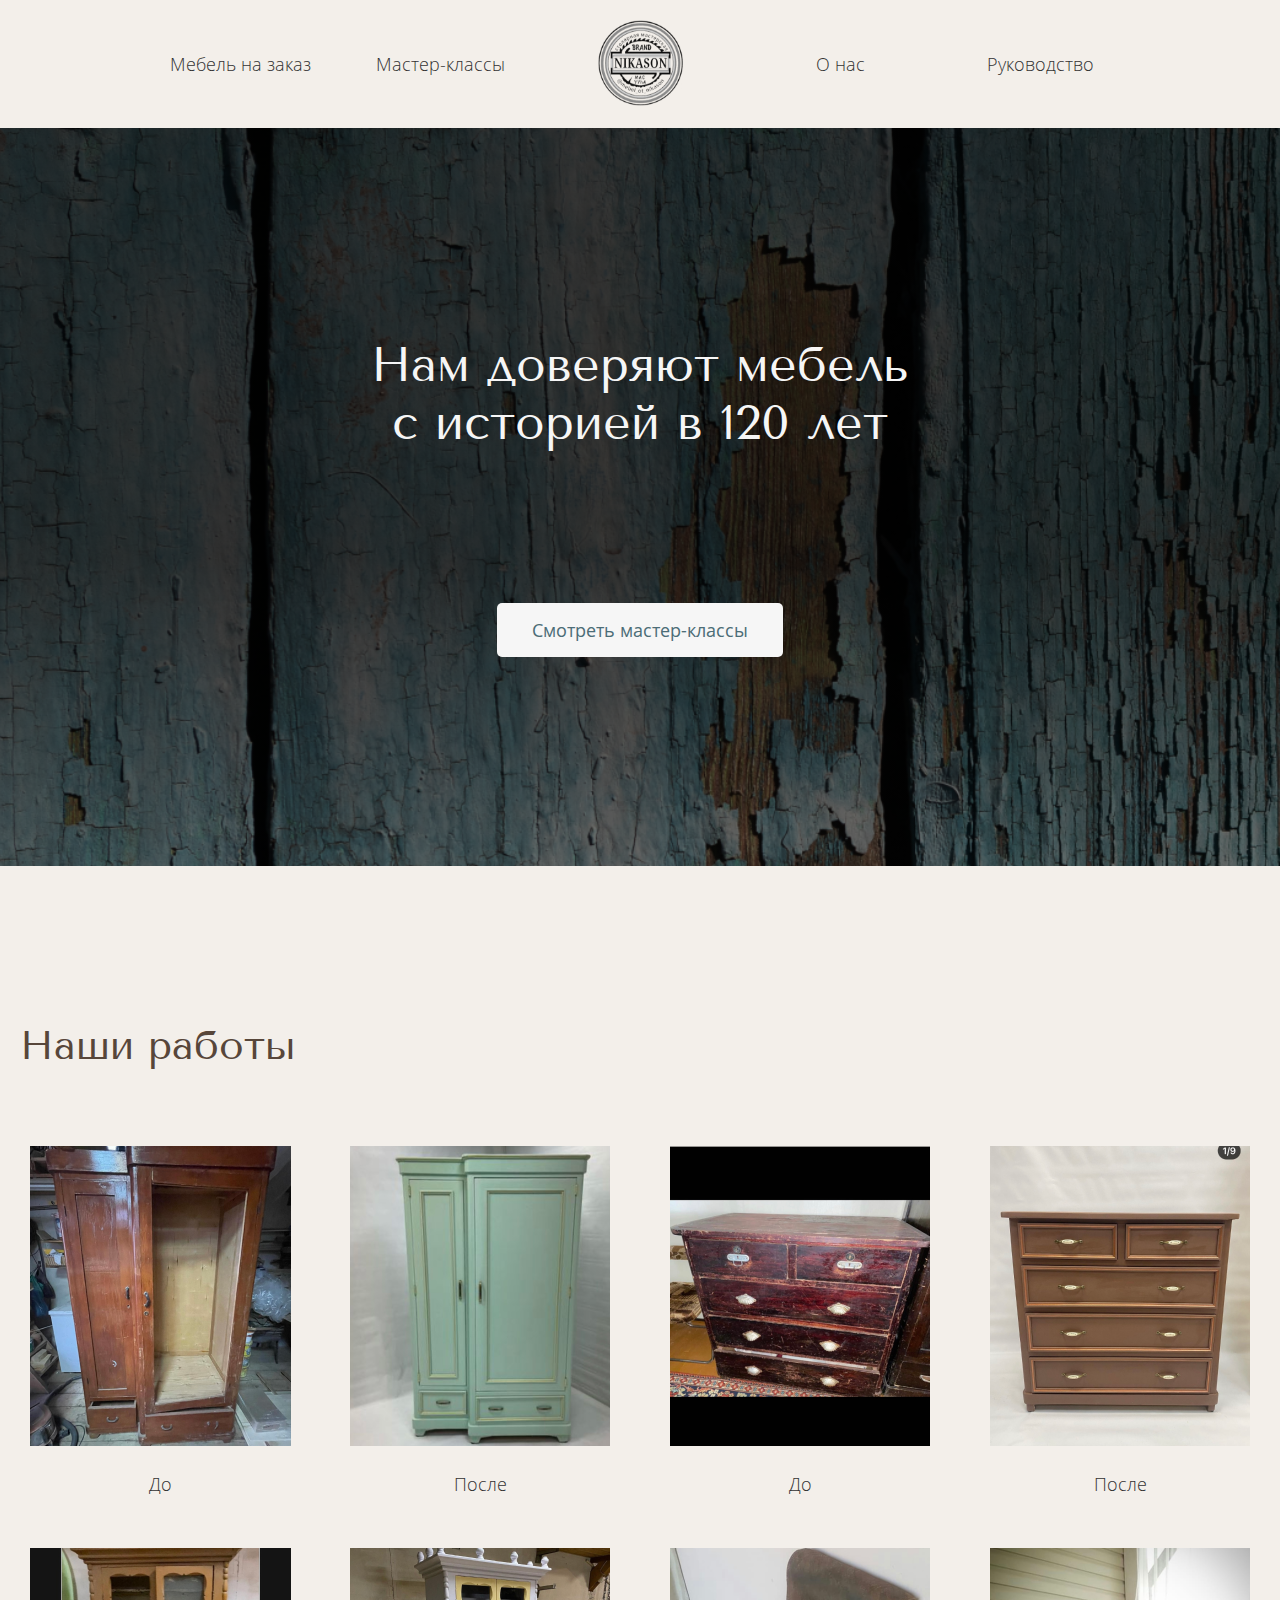
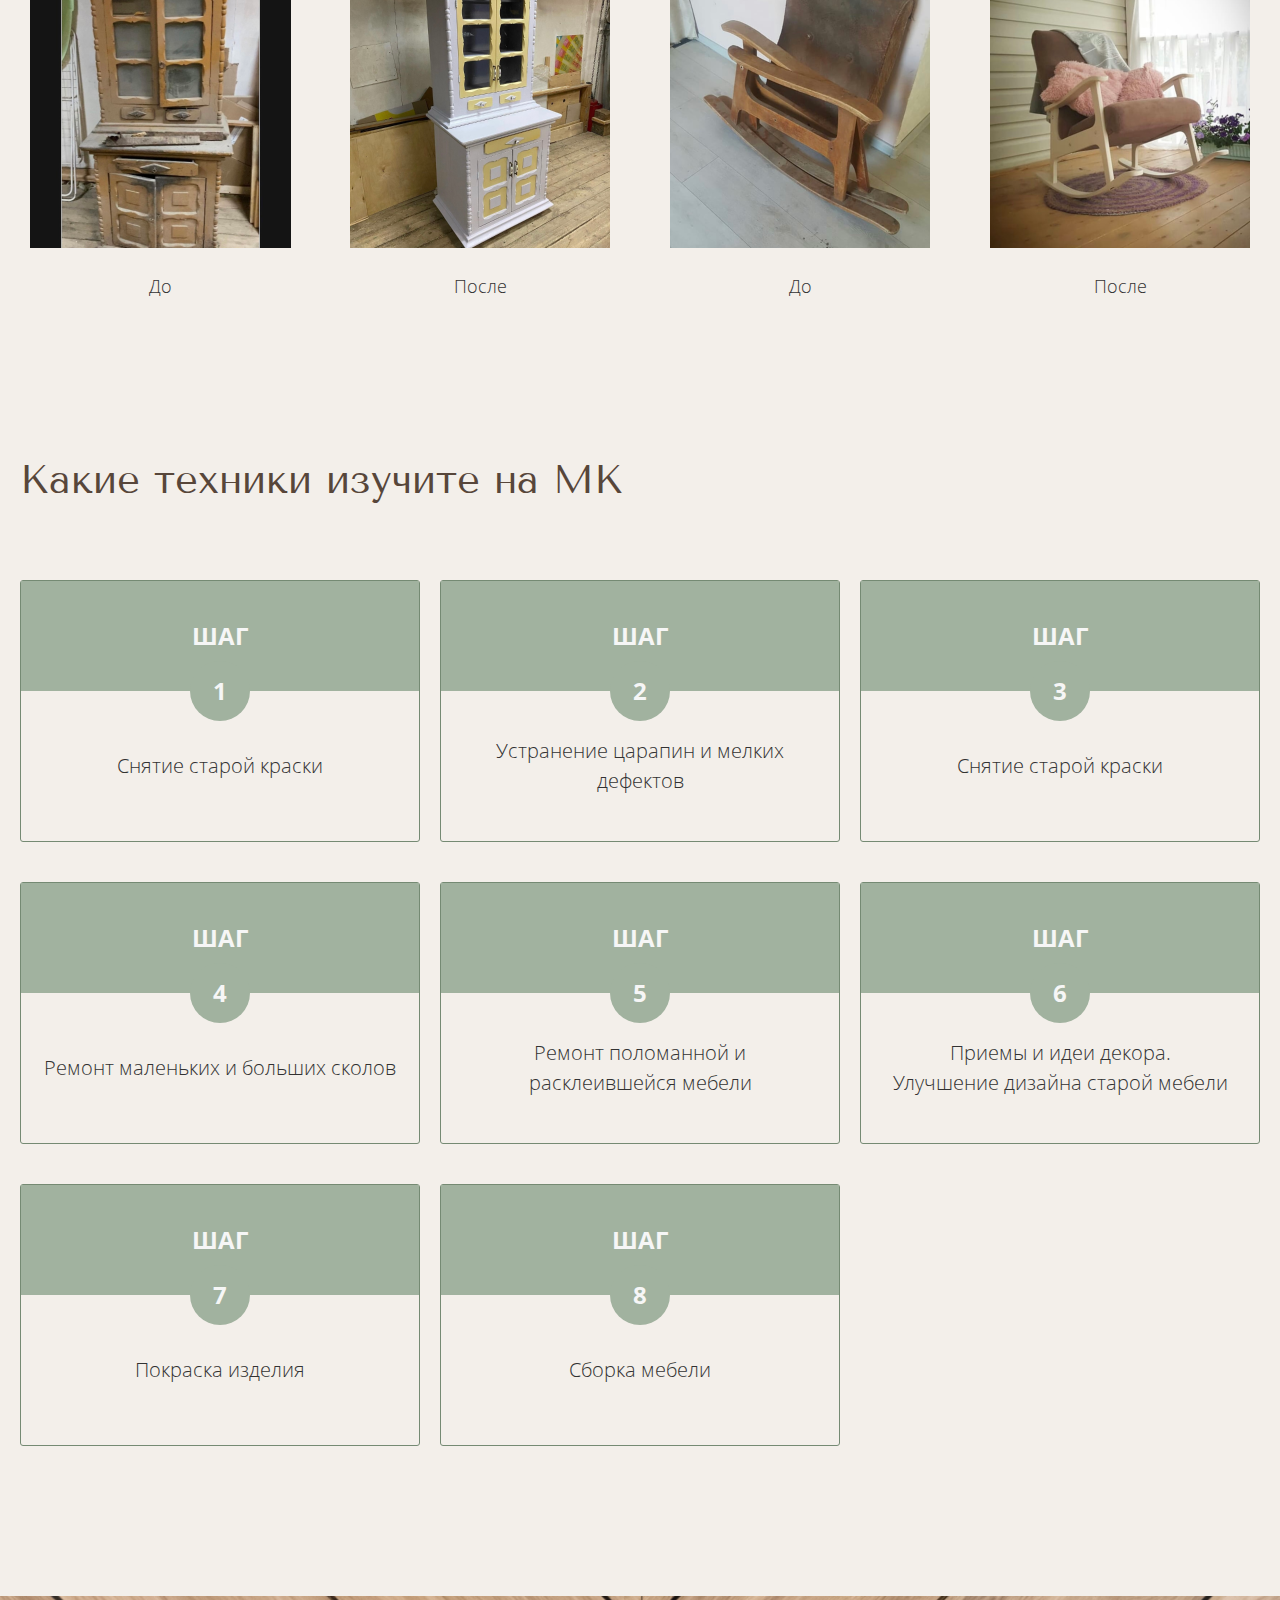
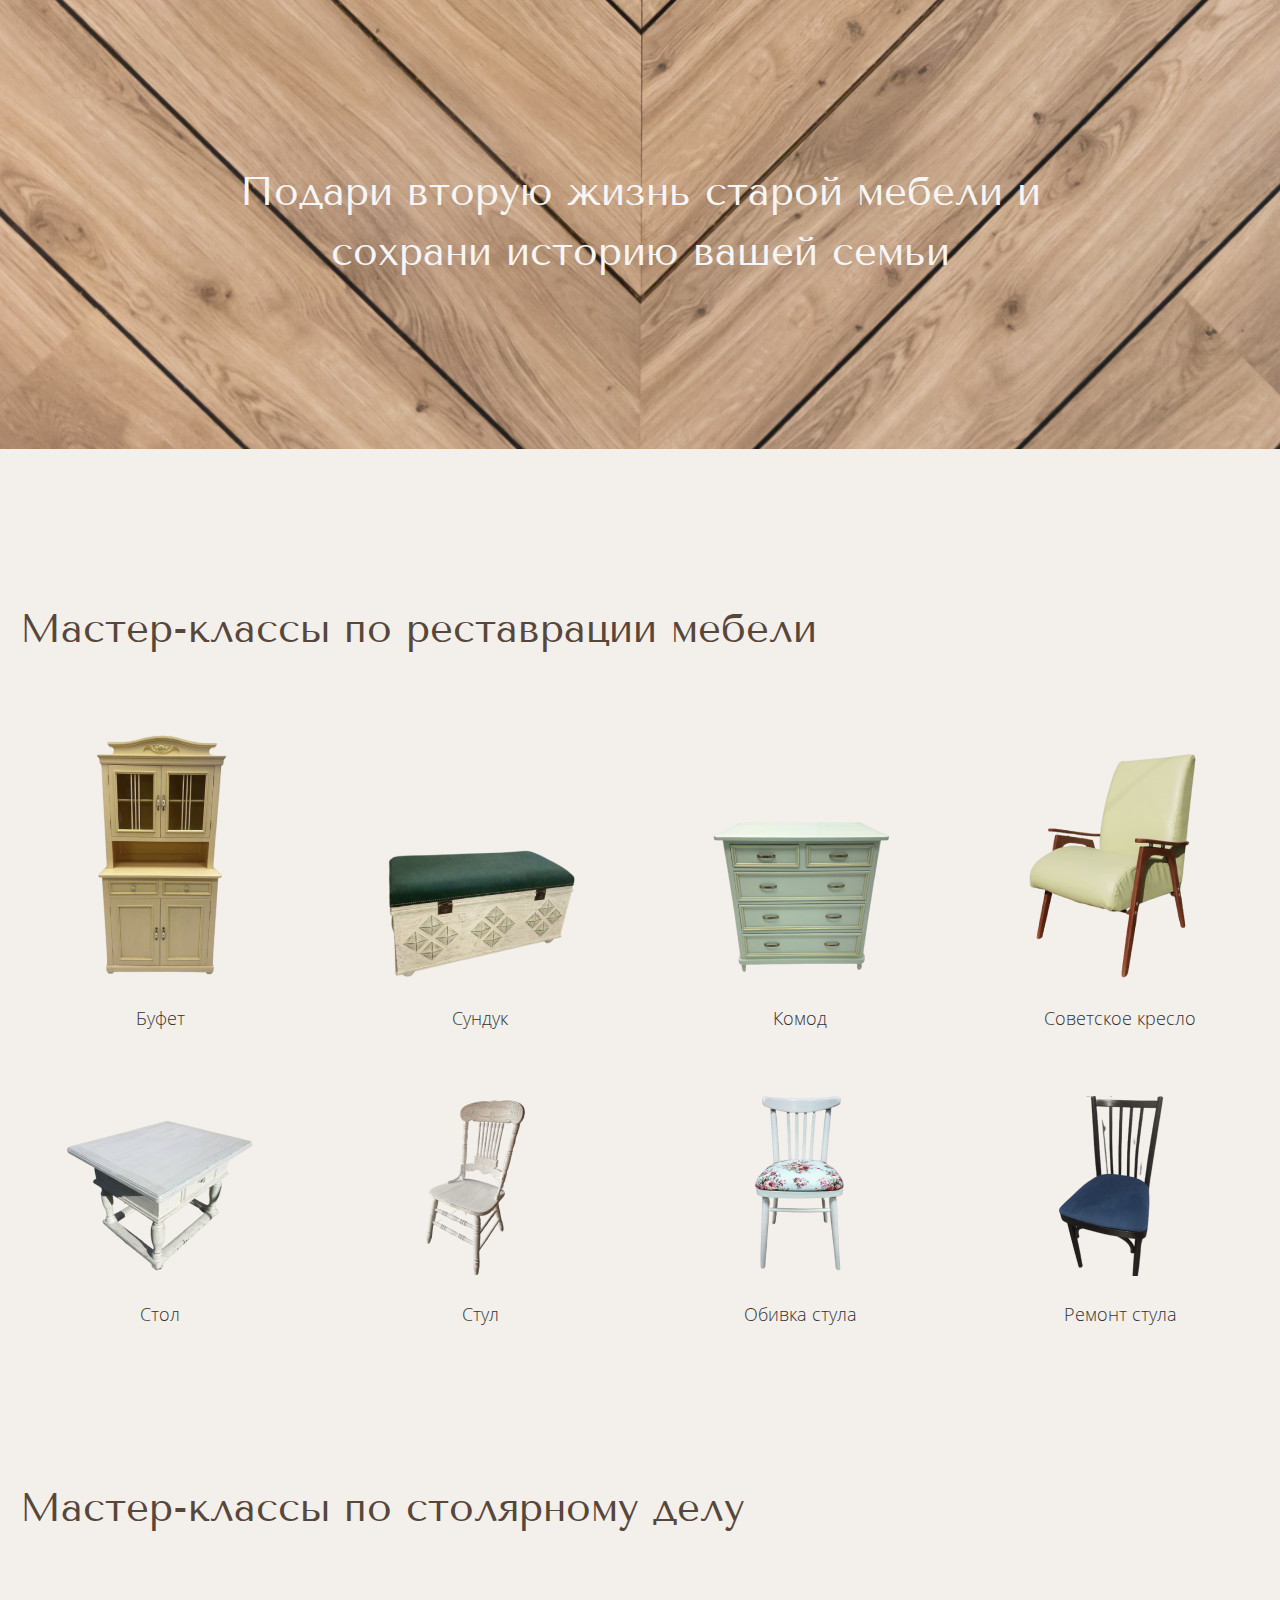
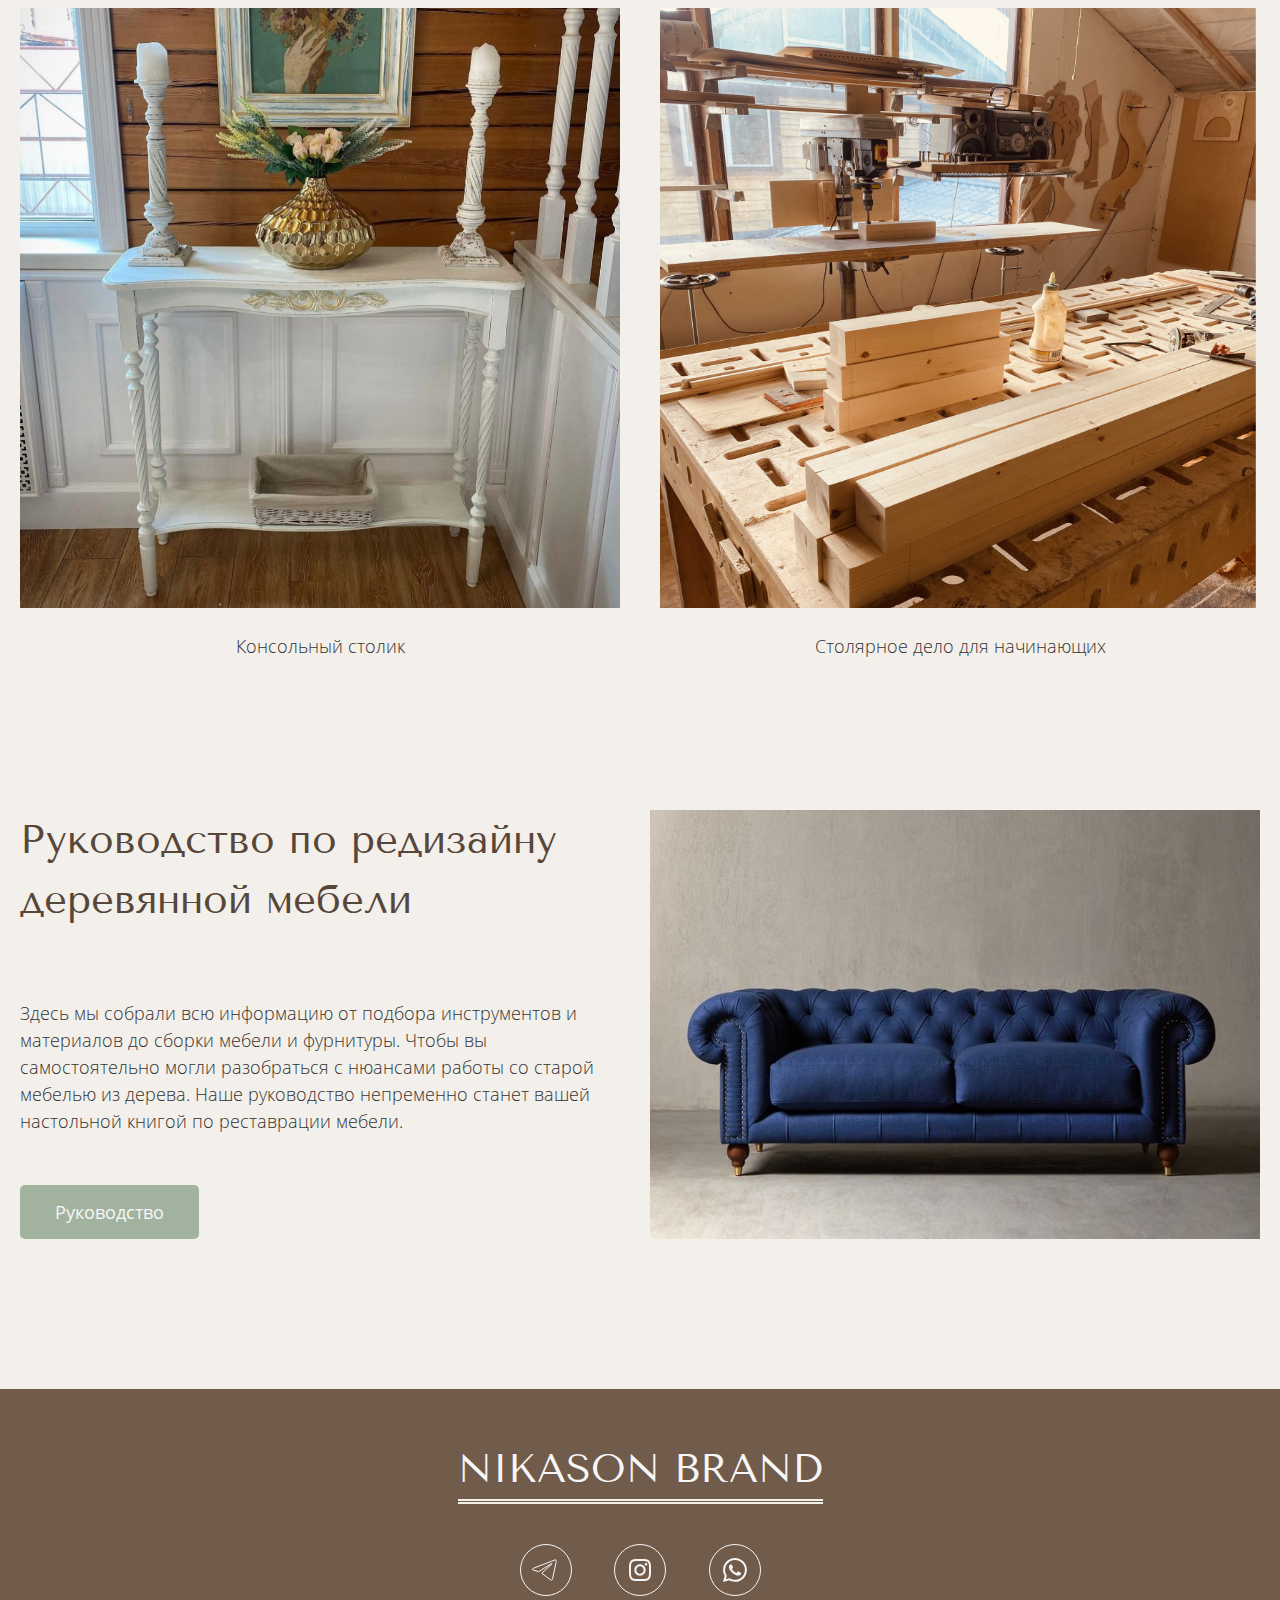
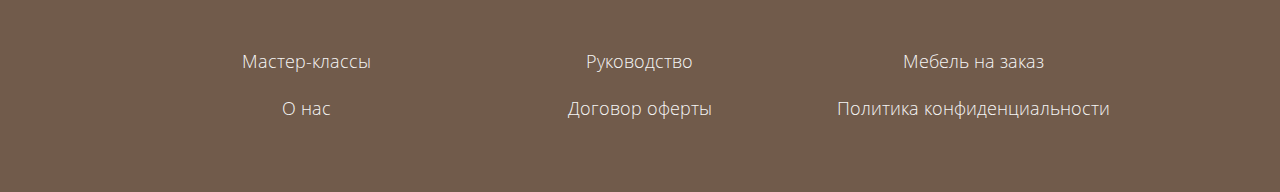
<file: master-classes.html>
<!DOCTYPE html>
<html lang="ru">
    <head>
        <meta charset="UTF-8">
        <meta name="viewport" content="width=device-width, initial-scale=1.0">
        <link rel="stylesheet" href="css/normalize.css">
        <link rel="stylesheet" href="css/reset.css">
        <link rel="stylesheet" href="css/style.css">
        <link rel="apple-touch-icon" sizes="57x57" href="icons/favicons/apple-icon-57x57.png">
        <link rel="apple-touch-icon" sizes="60x60" href="icons/favicons/apple-icon-60x60.png">
        <link rel="apple-touch-icon" sizes="72x72" href="icons/favicons/apple-icon-72x72.png">
        <link rel="apple-touch-icon" sizes="76x76" href="icons/favicons/apple-icon-76x76.png">
        <link rel="apple-touch-icon" sizes="114x114" href="icons/favicons/apple-icon-114x114.png">
        <link rel="apple-touch-icon" sizes="120x120" href="icons/favicons/apple-icon-120x120.png">
        <link rel="apple-touch-icon" sizes="144x144" href="icons/favicons/apple-icon-144x144.png">
        <link rel="apple-touch-icon" sizes="152x152" href="icons/favicons/apple-icon-152x152.png">
        <link rel="apple-touch-icon" sizes="180x180" href="icons/favicons/apple-icon-180x180.png">
        <link rel="icon" type="image/png" sizes="192x192" href="icons/favicons/android-icon-192x192.png">
        <link rel="icon" type="image/png" sizes="32x32" href="icons/favicons/favicon-32x32.png">
        <link rel="icon" type="image/png" sizes="96x96" href="icons/favicons/favicon-96x96.png">
        <link rel="icon" type="image/png" sizes="16x16" href="icons/favicons/favicon-16x16.png">
        <link rel="manifest" href="icons/favicons/manifest.json">
        <meta name="msapplication-TileColor" content="#ffffff">
        <meta name="msapplication-TileImage" content="/ms-icon-144x144.png">
        <meta name="theme-color" content="#ffffff">
        <title>Мастер-классы</title>
    </head>

<body>
    <div class="container master-classes-container">
        <header class="master-classes">
            <!-- меню для планшетов и мобильной версии -->
            <div class="master-classes__hamburger hamburger">
                <input class="hamburger__input" type="checkbox" id="hamburger">
                <nav class="hamburger__navigation nav">
                    <ul class="nav__list">
                        <li class="nav__item"><a class="nav__link" href="order-furniture.html">Мебель на заказ</a></li>
                        <li class="nav__item"><a class="nav__link" href="master-classes.html">Мастер-классы</a></li>
                        <li class="nav__item"><a class="nav__link" href="about-us.html">О нас</a></li>
                        <li class="nav__item"><a class="nav__link" href="manual.html">Руководство</a></li>
                    </ul>
                </nav>
                <label class="hamburger__btn" for="hamburger"><span></span></label>
            </div>
            <!-- меню сайта -->
            <nav class="master-classes__navigation nav-menu">
                <ul class="nav-menu__list">
                    <li class="nav-menu__item"><a class="nav-menu__link" href="order-furniture.html">Мебель на заказ</a></li>
                    <li class="nav-menu__item"><a class="nav-menu__link" href="master-classes.html">Мастер-классы</a></li>
                    <!-- логотип сайта -->
                    <li class="nav-menu__item"><a class="nav-menu__logo" href="index.html"> <img class="nav-menu__logo" src="icons/nikason-logo.svg" alt="logo"></a></li>
                    <li class="nav-menu__item"><a class="nav-menu__link" href="about-us.html">О нас</a></li>
                    <li class="nav-menu__item"><a class="nav-menu__link" href="manual.html">Руководство</a></li>
                </ul>
            </nav>
            <!-- заголовок и кнопка -->
            <div class="master-classes__section">
                <h1 class="master-classes__title title-h1 title-h1_white">Нам доверяют мебель <br>с историей в 120 лет</h1>
                <div class="master-classes__btn"><a class="main-btn main-btn_white" href="#restoration">Смотреть мастер-классы</a></div>
            </div>
        </header>

        <!-- секция работ -->
        <section class="our-works">
            <h2 class="our-works__title title-h2 mb-7rem">Наши работы</h2>
            <div class="our-works__works">
                <div class="our-works__img text"><img src="img/master-classes-page/our-works-1.png" alt="img">До</div>
                <div class="our-works__img text"><img src="img/master-classes-page/our-works-2.png" alt="img">После</div>
                <div class="our-works__img text"><img src="img/master-classes-page/our-works-3.png" alt="img">До</div>
                <div class="our-works__img text"><img src="img/master-classes-page/our-works-4.png" alt="img">После</div>
                <div class="our-works__img text"><img src="img/master-classes-page/our-works-5.png" alt="img">До</div>
                <div class="our-works__img text"><img src="img/master-classes-page/our-works-6.png" alt="img">После</div>
                <div class="our-works__img text"><img src="img/master-classes-page/our-works-7.png" alt="img">До</div>
                <div class="our-works__img text"><img src="img/master-classes-page/our-works-8.png" alt="img">После</div>
            </div>
        </section>

        <!-- секция техники мк -->
        <section class="mc-techniques">
            <h2 class="mc-techniques__title title-h2 mb-7rem">Какие техники изучите на МК</h2>
            <div class="mc-techniques__box box-techniques text text_fs-20px">
                <div class="box-techniques__card">
                    <p class="box-techniques__stage">ШАГ <span>1</span></p>
                    <p class="box-techniques__text">Снятие старой краски</p>
                </div>
                <div class="box-techniques__card">
                    <p class="box-techniques__stage">ШАГ <span>2</span></p>
                    <p class="box-techniques__text">Устранение царапин и мелких дефектов</p>
                </div>
                <div class="box-techniques__card">
                    <p class="box-techniques__stage">ШАГ <span>3</span></p>
                    <p class="box-techniques__text">Снятие старой краски</p>
                </div>
                <div class="box-techniques__card">
                    <p class="box-techniques__stage">ШАГ <span>4</span></p>
                    <p class="box-techniques__text">Ремонт маленьких и  больших сколов</p>
                </div>
                <div class="box-techniques__card">
                    <p class="box-techniques__stage">ШАГ <span>5</span></p>
                    <p class="box-techniques__text">Ремонт поломанной и расклеившейся мебели</p>
                </div>
                <div class="box-techniques__card">
                    <p class="box-techniques__stage">ШАГ <span>6</span></p>
                    <p class="box-techniques__text">Приемы и идеи декора. <br>Улучшение дизайна старой мебели</p>
                </div>
                <div class="box-techniques__card">
                    <p class="box-techniques__stage">ШАГ <span>7</span></p>
                    <p class="box-techniques__text">Покраска изделия</p>
                </div>
                <div class="box-techniques__card">
                    <p class="box-techniques__stage">ШАГ <span>8</span></p>
                    <p class="box-techniques__text">Сборка мебели</p>
                </div>
            </div>
        </section>

        <!-- фоновая картинка и заголовок -->
        <section class="section-background">
            <h2 class="section-background__title title-h2 title-h2_white">Подари вторую жизнь старой мебели и сохрани историю вашей семьи</h2>
        </section>

        <!-- секция по реставрации мебели -->
        <section class="restoration" id="restoration">
            <h2 class="restoration__title title-h2 mb-7rem">Мастер-классы по реставрации мебели</h2>
            <div class="restoration__furniture text">
                <div class="restoration__img"><img src="img/master-classes-page/restoration-1.png" alt="img">Буфет</div>
                <div class="restoration__img text"><img src="img/master-classes-page/restoration-2.png" alt="img">Сундук</div>
                <div class="restoration__img text"><img src="img/master-classes-page/restoration-3.png" alt="img">Комод</div>
                <div class="restoration__img text"><img src="img/master-classes-page/restoration-4.png" alt="img">Советское кресло</div>
                <div class="restoration__img text"><img src="img/master-classes-page/restoration-5.png" alt="img">Стол</div>
                <div class="restoration__img text"><img src="img/master-classes-page/restoration-6.png" alt="img">Стул</div>
                <div class="restoration__img text"><img src="img/master-classes-page/restoration-7.png" alt="img">Обивка стула</div>
                <div class="restoration__img text"><img src="img/master-classes-page/restoration-8.png" alt="img">Ремонт стула</div>
            </div>
        </section>

        <!-- секция по столярному делу -->
        <section class="joinery">
            <h2 class="joinery__title title-h2 mb-7rem">Мастер-классы по столярному делу</h2>
            <div class="joinery__furniture text">
                <div class="joinery__img"><img src="img/master-classes-page/joinery-1.png" alt="img">Консольный столик</div>
                <div class="joinery__img"><img src="img/master-classes-page/joinery-2.png" alt="img">Столярное дело для начинающих</div>
            </div>
        </section>

        <!-- руководство по редизайну -->
        <section class="redesign">
            <!-- левая часть секции -->
            <div class="redesign__left-side">
                <h2 class="redesign__title title-h2 mb-7rem">Руководство по редизайну деревянной мебели</h2>
                <p class="redesign__text text">Здесь мы собрали всю информацию от подбора инструментов и материалов до сборки мебели и фурнитуры. Чтобы вы самостоятельно могли разобраться с нюансами работы со старой мебелью из дерева. Наше руководство непременно станет вашей настольной книгой по реставрации мебели.</p>
                <!-- кнопка -->
                <div class="redesign__btn"><a class="main-btn" href="manual.html">Руководство</a></div>
            </div>
            <!-- правая часть секции -->
            <div class="redesign__right-side">

            </div>
        </section>

        <!-- footer -->
        <footer class="footer">
            <div class="footer__box box">
                <h2 class="box__title title-h2 title-h2_white">NIKASON BRAND</h2>
                <!-- иконки соц-сетей -->
                <div class="box__icons footer-icons">
                    <a class="footer-icons__link" href="https://t.me/tidyo9aQZws0NzVi">
                        <img class="footer-icons__img" src="icons/icon-footer-1.svg" alt="telegram">
                    </a>
                    <a class="footer-icons__link" href="https://www.instagram.com/mebel_ot_nikason?igsh=N3Y0Njh2amtlOTd0">
                        <img class="footer-icons__img" src="icons/icon-footer-2.svg" alt="instagram">
                    </a>
                    <a class="footer-icons__link" href="tel:+70000000000">
                        <img class="footer-icons__img" src="icons/icon-footer-3.svg" alt="whatsapp">
                    </a>
                </div>
                <!-- меню -->
                <nav class="box__menu menu">
                    <ul class="menu__list">
                        <li class="menu__item">
                            <a class="menu__link text text_white" href="master-classes.html">Мастер-классы</a>
                        </li>
                        <li class="menu__item">
                            <a class="menu__link text text_white" href="manual.html">Руководство</a>
                        </li>
                        <li class="menu__item">
                            <a class="menu__link text text_white" href="order-furniture.html">Мебель на заказ</a>
                        </li>
                        <li class="menu__item">
                            <a class="menu__link text text_white" href="about-us.html">О нас</a>
                        </li>
                        <li class="menu__item">
                            <a class="menu__link text text_white" href="contract-offer.html">Договор оферты</a>
                        </li>
                        <li class="menu__item">
                            <a class="menu__link text text_white" href="privacy-policy.html">Политика конфиденциальности</a>
                        </li>
                    </ul>
                </nav>
            </div>
        </footer>

        <!-- кнопка наверх -->
        <div id="scrollToTop">
            <a href="#"><img src="icons/scroll-top.svg" alt="img"></a> 
        </div>

        <!-- js-код для кнопки наверх-->
        <script src="js/scrollToTop.js"></script>
    </div>
</body>
</html>
</file>
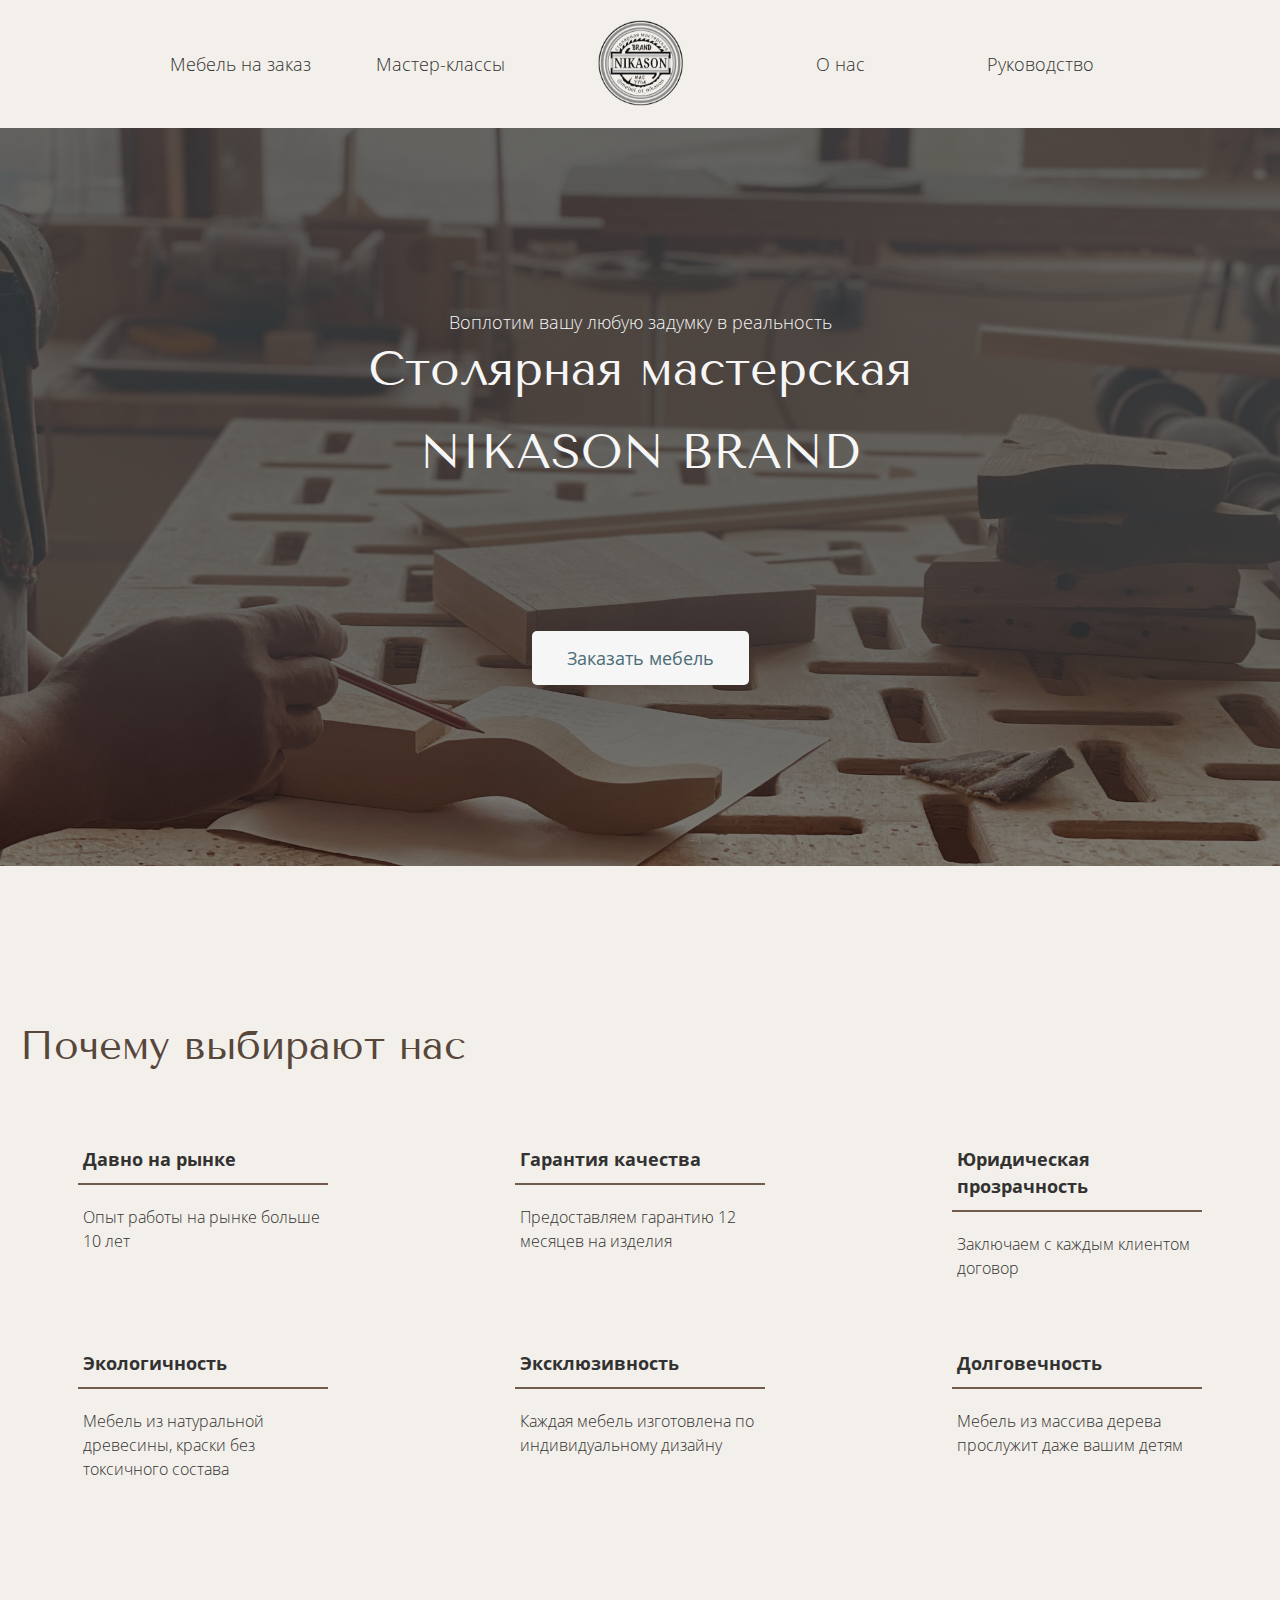
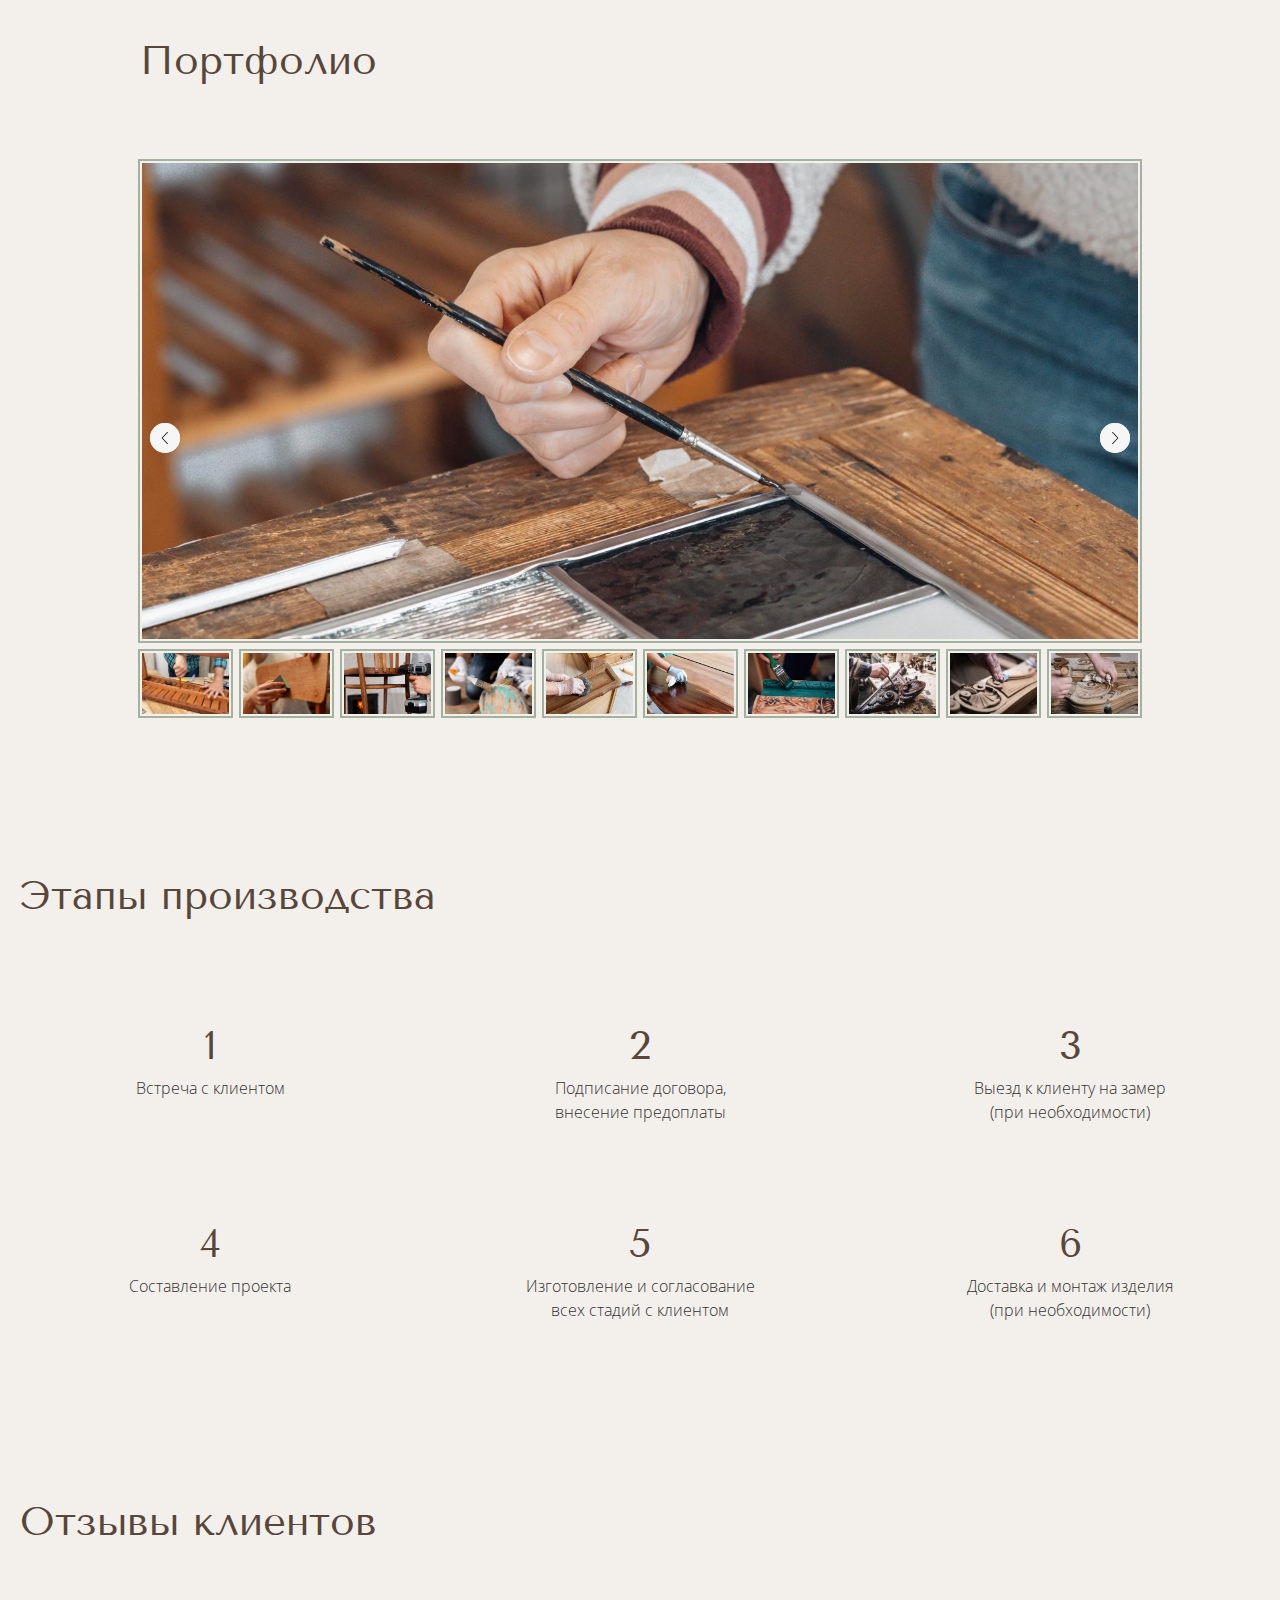
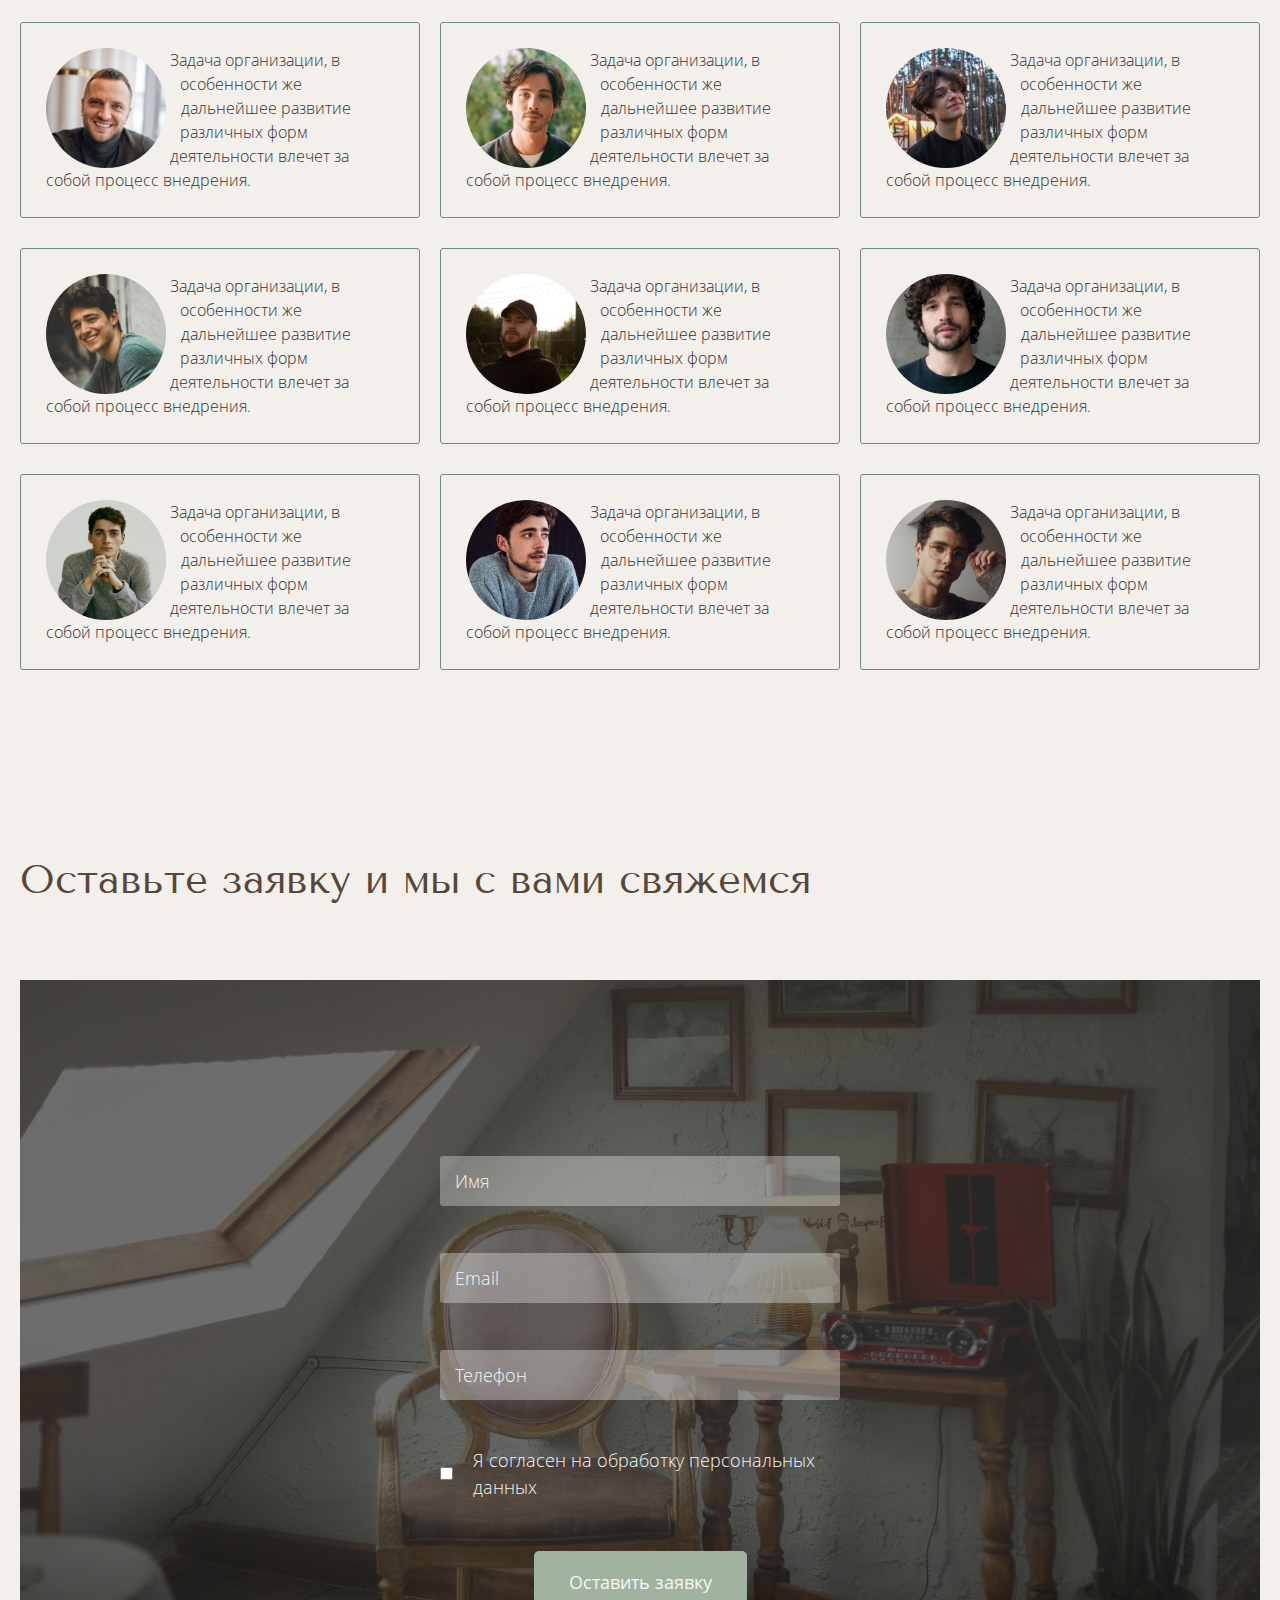
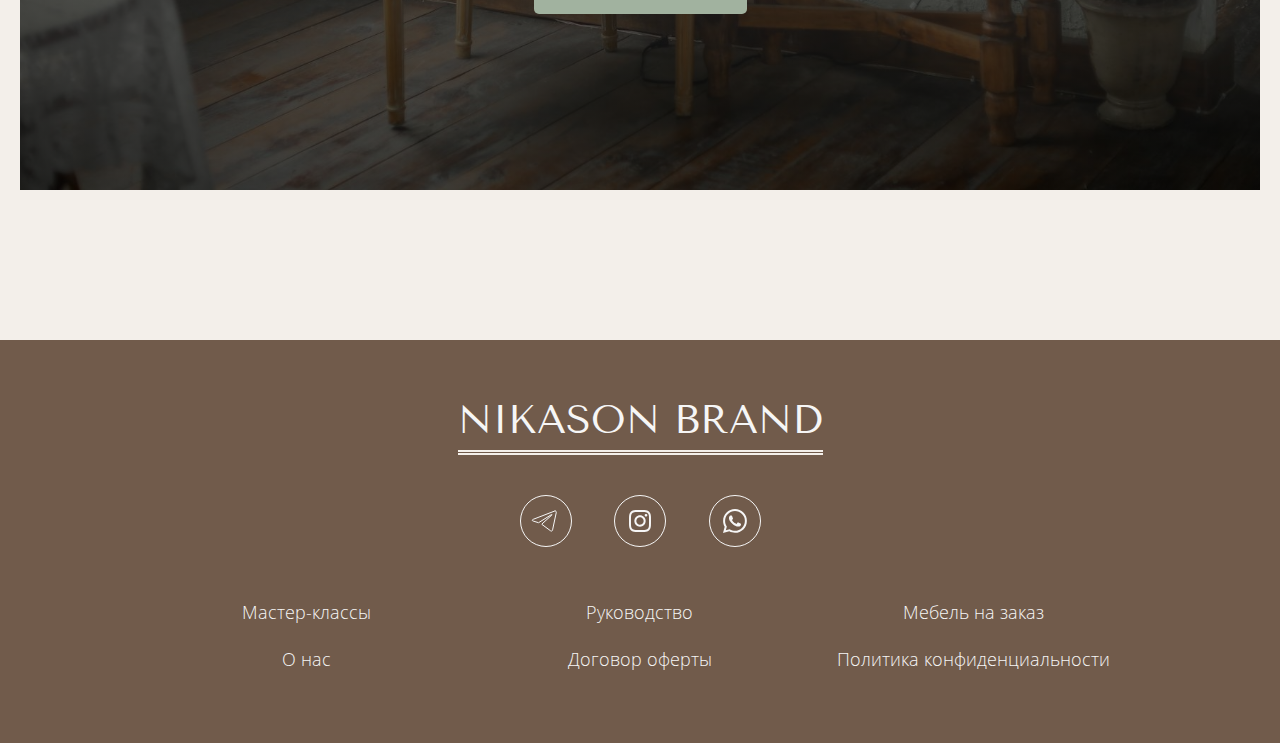
<file: order-furniture.html>
<!DOCTYPE html>
<html lang="ru">
<head>
    <meta charset="UTF-8">
        <meta name="viewport" content="width=device-width, initial-scale=1.0">
        <link rel="stylesheet" href="css/normalize.css">
        <link rel="stylesheet" href="css/reset.css">
        <link rel="stylesheet" href="css/style.css">
        <link rel="apple-touch-icon" sizes="57x57" href="icons/favicons/apple-icon-57x57.png">
        <link rel="apple-touch-icon" sizes="60x60" href="icons/favicons/apple-icon-60x60.png">
        <link rel="apple-touch-icon" sizes="72x72" href="icons/favicons/apple-icon-72x72.png">
        <link rel="apple-touch-icon" sizes="76x76" href="icons/favicons/apple-icon-76x76.png">
        <link rel="apple-touch-icon" sizes="114x114" href="icons/favicons/apple-icon-114x114.png">
        <link rel="apple-touch-icon" sizes="120x120" href="icons/favicons/apple-icon-120x120.png">
        <link rel="apple-touch-icon" sizes="144x144" href="icons/favicons/apple-icon-144x144.png">
        <link rel="apple-touch-icon" sizes="152x152" href="icons/favicons/apple-icon-152x152.png">
        <link rel="apple-touch-icon" sizes="180x180" href="icons/favicons/apple-icon-180x180.png">
        <link rel="icon" type="image/png" sizes="192x192" href="icons/favicons/android-icon-192x192.png">
        <link rel="icon" type="image/png" sizes="32x32" href="icons/favicons/favicon-32x32.png">
        <link rel="icon" type="image/png" sizes="96x96" href="icons/favicons/favicon-96x96.png">
        <link rel="icon" type="image/png" sizes="16x16" href="icons/favicons/favicon-16x16.png">
        <link rel="manifest" href="icons/favicons/manifest.json">
        <meta name="msapplication-TileColor" content="#ffffff">
        <meta name="msapplication-TileImage" content="/ms-icon-144x144.png">
        <meta name="theme-color" content="#ffffff">
        <title>Мебель на заказ</title>
</head>

<body>
    <div class="container order-furniture-container">
        <header class="order-furniture">
            <!-- меню для планшетов и мобильной версии -->
            <div class="order-furniture__hamburger hamburger">
                <input class="hamburger__input" type="checkbox" id="hamburger">
                <nav class="hamburger__navigation nav">
                    <ul class="nav__list">
                        <li class="nav__item"><a class="nav__link" href="order-furniture.html">Мебель на заказ</a></li>
                        <li class="nav__item"><a class="nav__link" href="master-classes.html">Мастер-классы</a></li>
                        <li class="nav__item"><a class="nav__link" href="about-us.html">О нас</a></li>
                        <li class="nav__item"><a class="nav__link" href="manual.html">Руководство</a></li>
                    </ul>
                </nav>
                <label class="hamburger__btn" for="hamburger"><span></span></label>
            </div>
            <!-- меню сайта -->
            <nav class="order-furniture__navigation nav-menu">
                <ul class="nav-menu__list">
                    <li class="nav-menu__item"><a class="nav-menu__link" href="order-furniture.html">Мебель на заказ</a></li>
                    <li class="nav-menu__item"><a class="nav-menu__link" href="master-classes.html">Мастер-классы</a></li>
                    <!-- логотип сайта -->
                    <li class="nav-menu__item"><a class="nav-menu__logo" href="index.html"> <img class="nav-menu__logo" src="icons/nikason-logo.svg" alt="logo"></a></li>
                    <li class="nav-menu__item"><a class="nav-menu__link" href="about-us.html">О нас</a></li>
                    <li class="nav-menu__item"><a class="nav-menu__link" href="manual.html">Руководство</a></li>
                </ul>
            </nav>
            <!-- заголовок и кнопка -->
            <div class="order-furniture__section">
                <p class="order-furniture__text text text_white">Воплотим вашу любую задумку в реальность</p>
                <!-- заголовок разделил на две части для анимации -->
                <div class="order-furniture__title title-h1 title-h1_white">
                    <h1 class="title-h1__1">Столярная мастерская</h1>
                    <h2 class="title-h1__2">NIKASON BRAND</h2>
                </div>
                <div class="order-furniture__btn"><a class="main-btn main-btn_white" href="#feedback">Заказать мебель</a></div>
            </div>
        </header>

        <!-- секция о нас -->
        <section class="about-us">
            <h2 class="about-us__title title-h2 mb-7rem">Почему выбирают нас</h2>
            <div class="about-us__information text text_font-bold">
                <div class="text__div">
                    <p class="text__1">Давно на рынке</p>
                    <p class="text__2 text text_fs-16px">Опыт работы на рынке больше 10 лет</p>
                </div>
                <div class="text__div">
                    <p class="text__1">Гарантия качества</p>
                    <p class="text__2 text text_fs-16px">Предоставляем гарантию 12 месяцев на изделия </p>
                </div>
                <div class="text__div">
                    <p class="text__1">Юридическая прозрачность</p>
                    <p class="text__2 text text_fs-16px">Заключаем с каждым клиентом договор</p>
                </div>
                <div class="text__div">
                    <p class="text__1">Экологичность</p>
                    <p class="text__2 text text_fs-16px">Мебель из натуральной древесины, краски без токсичного состава</p>
                </div>
                <div class="text__div">
                    <p class="text__1">Эксклюзивность</p>
                    <p class="text__2 text text_fs-16px">Каждая мебель изготовлена по индивидуальному дизайну </p>
                </div>
                <div class="text__div">
                    <p class="text__1">Долговечность</p>
                    <p class="text__2 text text_fs-16px">Мебель из массива дерева прослужит даже вашим детям</p>
                </div>
            </div>
        </section>

        <!-- портфолио -->
        <section class="portfolio">
            <h2 class="portfolio__title title-h2 mb-7rem">Портфолио</h2>
            <!-- слайдер -->
            <div class="portfolio__slide slide" id="slide">
                <div class="slide__img"><img src="img/order-furniture/portfolio-1.jpg" alt="img"></div>
                <div class="slide__img"><img src="img/order-furniture/portfolio-2.jpg" alt="img"></div>
                <div class="slide__img"><img src="img/order-furniture/portfolio-3.jpg" alt="img"></div>
                <div class="slide__img"><img src="img/order-furniture/portfolio-4.jpg" alt="img"></div>
                <div class="slide__img"><img src="img/order-furniture/portfolio-5.jpg" alt="img"></div>
                <div class="slide__img"><img src="img/order-furniture/portfolio-6.jpg" alt="img"></div>
                <div class="slide__img"><img src="img/order-furniture/portfolio-7.jpg" alt="img"></div>
                <div class="slide__img"><img src="img/order-furniture/portfolio-8.jpg" alt="img"></div>
                <div class="slide__img"><img src="img/order-furniture/portfolio-9.jpg" alt="img"></div>
                <div class="slide__img"><img src="img/order-furniture/portfolio-10.jpg" alt="img"></div>
                <div class="slide__img"><img src="img/order-furniture/portfolio-11.jpg" alt="img"></div>
                <div class="slide__img"><img src="img/order-furniture/portfolio-12.jpg" alt="img"></div>
            </div>
            <!-- кнопки прокрутки -->
            <button class="portfolio__button portfolio__button_left" id="prev"><img src="icons/left-arrow.svg" alt="left-arrow"></button>
            <button class="portfolio__button portfolio__button_right" id="next"><img src="icons/right-arrow.svg" alt="right-arrow"></button>
        </section>

        <!-- секция с этапами производства -->
        <section class="production-stages">
            <h2 class="production-stages__title title-h2 mb-7rem">Этапы производства</h2>
            <div class="production-stages__stages stages text text_fs-16px">
                <div class="stages__container">
                    <p class="stages__number title-h2">1</p>
                    <p class="stages__text">Встреча с клиентом</p>
                </div>
                <div class="stages__container">
                    <p class="stages__number title-h2">2</p>
                    <p class="stages__text">Подписание договора, <br>внесение предоплаты</p>
                </div>
                <div class="stages__container">
                    <p class="stages__number title-h2">3</p>
                    <p class="stages__text">Выезд к клиенту на замер <br>(при необходимости)</p>
                </div>
                <div class="stages__container">
                    <p class="stages__number title-h2">4</p>
                    <p class="stages__text">Составление проекта</p>
                </div>
                <div class="stages__container">
                    <p class="stages__number title-h2">5</p>
                    <p class="stages__text">Изготовление и согласование <br>всех стадий с клиентом</p>
                </div>
                <div class="stages__container">
                    <p class="stages__number title-h2">6</p>
                    <p class="stages__text">Доставка и монтаж изделия <br>(при необходимости)</p>
                </div>
            </div>
        </section>

        <!-- секция с отзывами -->
        <section class="reviews">
            <h2 class="reviews__title title-h2 mb-7rem">Отзывы клиентов</h2>
            <!-- блок с отзывами -->
            <div class="reviews__box box-feedback text text_fs-16px">
                <div class="box-feedback__card">
                    <!-- фото и ФИО -->
                    <figure class="box-feedback__card_figure">
                        <img src="img/order-furniture/reviews-img-1.jpg" alt="фото-отзыв">
                        <figcaption class="box-feedback__card_name text text_white">АНТОН <br>РЯБИН</figcaption>
                    </figure>
                    <!-- отзыв -->
                    <div class="box-feedback__content">
                        <p class="box-feedback__text">Задача организации, в особенности же дальнейшее развитие различных форм деятельности влечет за собой процесс внедрения.</p>
                    </div>
                </div>
                <div class="box-feedback__card">
                    <!-- фото и ФИО -->
                    <figure class="box-feedback__card_figure">
                        <img src="img/order-furniture/reviews-img-2.jpg" alt="фото-отзыв">
                        <figcaption class="box-feedback__card_name tet text_white">ИВАН <br>СМИРНОВ</figcaption>
                    </figure>
                    <!-- отзыв -->
                    <div class="box-feedback__content">
                        <p class="box-feedback__text">Задача организации, в особенности же дальнейшее развитие различных форм деятельности влечет за собой процесс внедрения.</p>
                    </div>
                </div>
                <div class="box-feedback__card">
                    <!-- фото и ФИО -->
                    <figure class="box-feedback__card_figure">
                        <img src="img/order-furniture/reviews-img-3.jpg" alt="фото-отзыв">
                        <figcaption class="box-feedback__card_name tet text_white">ИВАН <br>ИВАНОВ</figcaption>
                    </figure>
                    <!-- отзыв -->
                    <div class="box-feedback__content">
                        <p class="box-feedback__text">Задача организации, в особенности же дальнейшее развитие различных форм деятельности влечет за собой процесс внедрения.</p>
                    </div>
                </div>
                <div class="box-feedback__card">
                    <!-- фото и ФИО -->
                    <figure class="box-feedback__card_figure">
                        <img src="img/order-furniture/reviews-img-4.jpg" alt="фото-отзыв">
                        <figcaption class="box-feedback__card_name tet text_white">АНДРЕЙ <br>ПОПОВ</figcaption>
                    </figure>
                    <!-- отзыв -->
                    <div class="box-feedback__content">
                        <p class="box-feedback__text">Задача организации, в особенности же дальнейшее развитие различных форм деятельности влечет за собой процесс внедрения.</p>
                    </div>
                </div>
                <div class="box-feedback__card">
                    <!-- фото и ФИО -->
                    <figure class="box-feedback__card_figure">
                        <img src="img/order-furniture/reviews-img-5.jpg" alt="фото-отзыв">
                        <figcaption class="box-feedback__card_name tet text_white">ГРИША <br>КОЗЛОВ</figcaption>
                    </figure>
                    <!-- отзыв -->
                    <div class="box-feedback__content">
                        <p class="box-feedback__text">Задача организации, в особенности же дальнейшее развитие различных форм деятельности влечет за собой процесс внедрения.</p>
                    </div>
                </div>
                <div class="box-feedback__card">
                    <!-- фото и ФИО -->
                    <figure class="box-feedback__card_figure">
                        <img src="img/order-furniture/reviews-img-6.jpg" alt="фото-отзыв">
                        <figcaption class="box-feedback__card_name tet text_white">МАКСИМ <br>СОКОЛОВ</figcaption>
                    </figure>
                    <!-- отзыв -->
                    <div class="box-feedback__content">
                        <p class="box-feedback__text ">Задача организации, в особенности же дальнейшее развитие различных форм деятельности влечет за собой процесс внедрения.</p>
                    </div>
                </div>
                <div class="box-feedback__card">
                    <!-- фото и ФИО -->
                    <figure class="box-feedback__card_figure">
                        <img src="img/order-furniture/reviews-img-7.jpg" alt="фото-отзыв">
                        <figcaption class="box-feedback__card_name tet text_white">СЕРГЕЙ <br>ЛЕБЕДЕВ</figcaption>
                    </figure>
                    <!-- отзыв -->
                    <div class="box-feedback__content">
                        <p class="box-feedback__text">Задача организации, в особенности же дальнейшее развитие различных форм деятельности влечет за собой процесс внедрения.</p>
                    </div>
                </div>
                <div class="box-feedback__card">
                    <!-- фото и ФИО -->
                    <figure class="box-feedback__card_figure">
                        <img src="img/order-furniture/reviews-img-8.jpg" alt="фото-отзыв">
                        <figcaption class="box-feedback__card_name tet text_white">АНТОН <br>ЕГОРОВ</figcaption>
                    </figure>
                    <!-- отзыв -->
                    <div class="box-feedback__content">
                        <p class="box-feedback__text">Задача организации, в особенности же дальнейшее развитие различных форм деятельности влечет за собой процесс внедрения.</p>
                    </div>
                </div>
                <div class="box-feedback__card">
                    <!-- фото и ФИО -->
                    <figure class="box-feedback__card_figure">
                        <img src="img/order-furniture/reviews-img-9.jpg" alt="фото-отзыв">
                        <figcaption class="box-feedback__card_name tet text_white">МАКС <br>НОВИКОВ</figcaption>
                    </figure>
                    <!-- отзыв -->
                    <div class="box-feedback__content">
                        <p class="box-feedback__text">Задача организации, в особенности же дальнейшее развитие различных форм деятельности влечет за собой процесс внедрения.</p>
                    </div>
                </div>
            </div>
        </section>

        <!-- секция для обратной связи -->
        <section class="feedback" id="feedback">
            <h2 class="feedback__title title-h2 mb-7rem">Оставьте заявку и мы с вами свяжемся</h2>
            <div class="feedback__request-container">
                <div class="feedback__request text">
                    <!-- ФИО -->
                    <div class="feedback__data">
                        <input class="feedback__input" type="text" placeholder="Имя">
                        <label>Имя</label>
                    </div>
                    <!-- почта -->
                    <div class="feedback__data">
                        <input class="feedback__input" type="email" placeholder="Email">
                        <label>Email</label>
                    </div>
                    <!-- номер телефона -->
                    <div class="feedback__data">
                        <input class="feedback__input" type="number" placeholder="Телефон">
                        <label>Телефон</label>
                    </div>
                    <!-- персональные данные -->
                    <div class="feedback__checkbox">
                        <input type="checkbox" name="cheese"/>
                        <a class="feedback__link text text_white" href="privacy-policy.html">Я согласен на обработку персональных данных</a>
                    </div>
                    <!-- кнопка -->
                    <div class="feedback__btn"><a class="main-btn" href="#">Оставить заявку</a></div>
                </div>
            </div>
        </section>

        <!-- footer -->
        <footer class="footer">
            <div class="footer__box box">
                <h2 class="box__title title-h2 title-h2_white">NIKASON BRAND</h2>
                <!-- иконки соц-сетей -->
                <div class="box__icons footer-icons">
                    <a class="footer-icons__link" href="https://t.me/tidyo9aQZws0NzVi">
                        <img class="footer-icons__img" src="icons/icon-footer-1.svg" alt="telegram">
                    </a>
                    <a class="footer-icons__link" href="https://www.instagram.com/mebel_ot_nikason?igsh=N3Y0Njh2amtlOTd0">
                        <img class="footer-icons__img" src="icons/icon-footer-2.svg" alt="instagram">
                    </a>
                    <a class="footer-icons__link" href="tel:+70000000000">
                        <img class="footer-icons__img" src="icons/icon-footer-3.svg" alt="whatsapp">
                    </a>
                </div>
                <!-- меню -->
                <nav class="box__menu menu">
                    <ul class="menu__list">
                        <li class="menu__item">
                            <a class="menu__link text text_white" href="master-classes.html">Мастер-классы</a>
                        </li>
                        <li class="menu__item">
                            <a class="menu__link text text_white" href="manual.html">Руководство</a>
                        </li>
                        <li class="menu__item">
                            <a class="menu__link text text_white" href="order-furniture.html">Мебель на заказ</a>
                        </li>
                        <li class="menu__item">
                            <a class="menu__link text text_white" href="about-us.html">О нас</a>
                        </li>
                        <li class="menu__item">
                            <a class="menu__link text text_white" href="contract-offer.html">Договор оферты</a>
                        </li>
                        <li class="menu__item">
                            <a class="menu__link text text_white" href="privacy-policy.html">Политика конфиденциальности</a>
                        </li>
                    </ul>
                </nav>
            </div>
        </footer>

        <!-- кнопка наверх -->
        <div id="scrollToTop">
            <a href="#"><img src="icons/scroll-top.svg" alt="img"></a> 
        </div>

        <!-- js-код для кнопки наверх-->
        <script src="js/scrollToTop.js"></script>

        <!-- js-код для слайдера портфолио-->
        <script src="js/portfolio-slider.js"></script>
    </div>
</body>
</html>
</file>
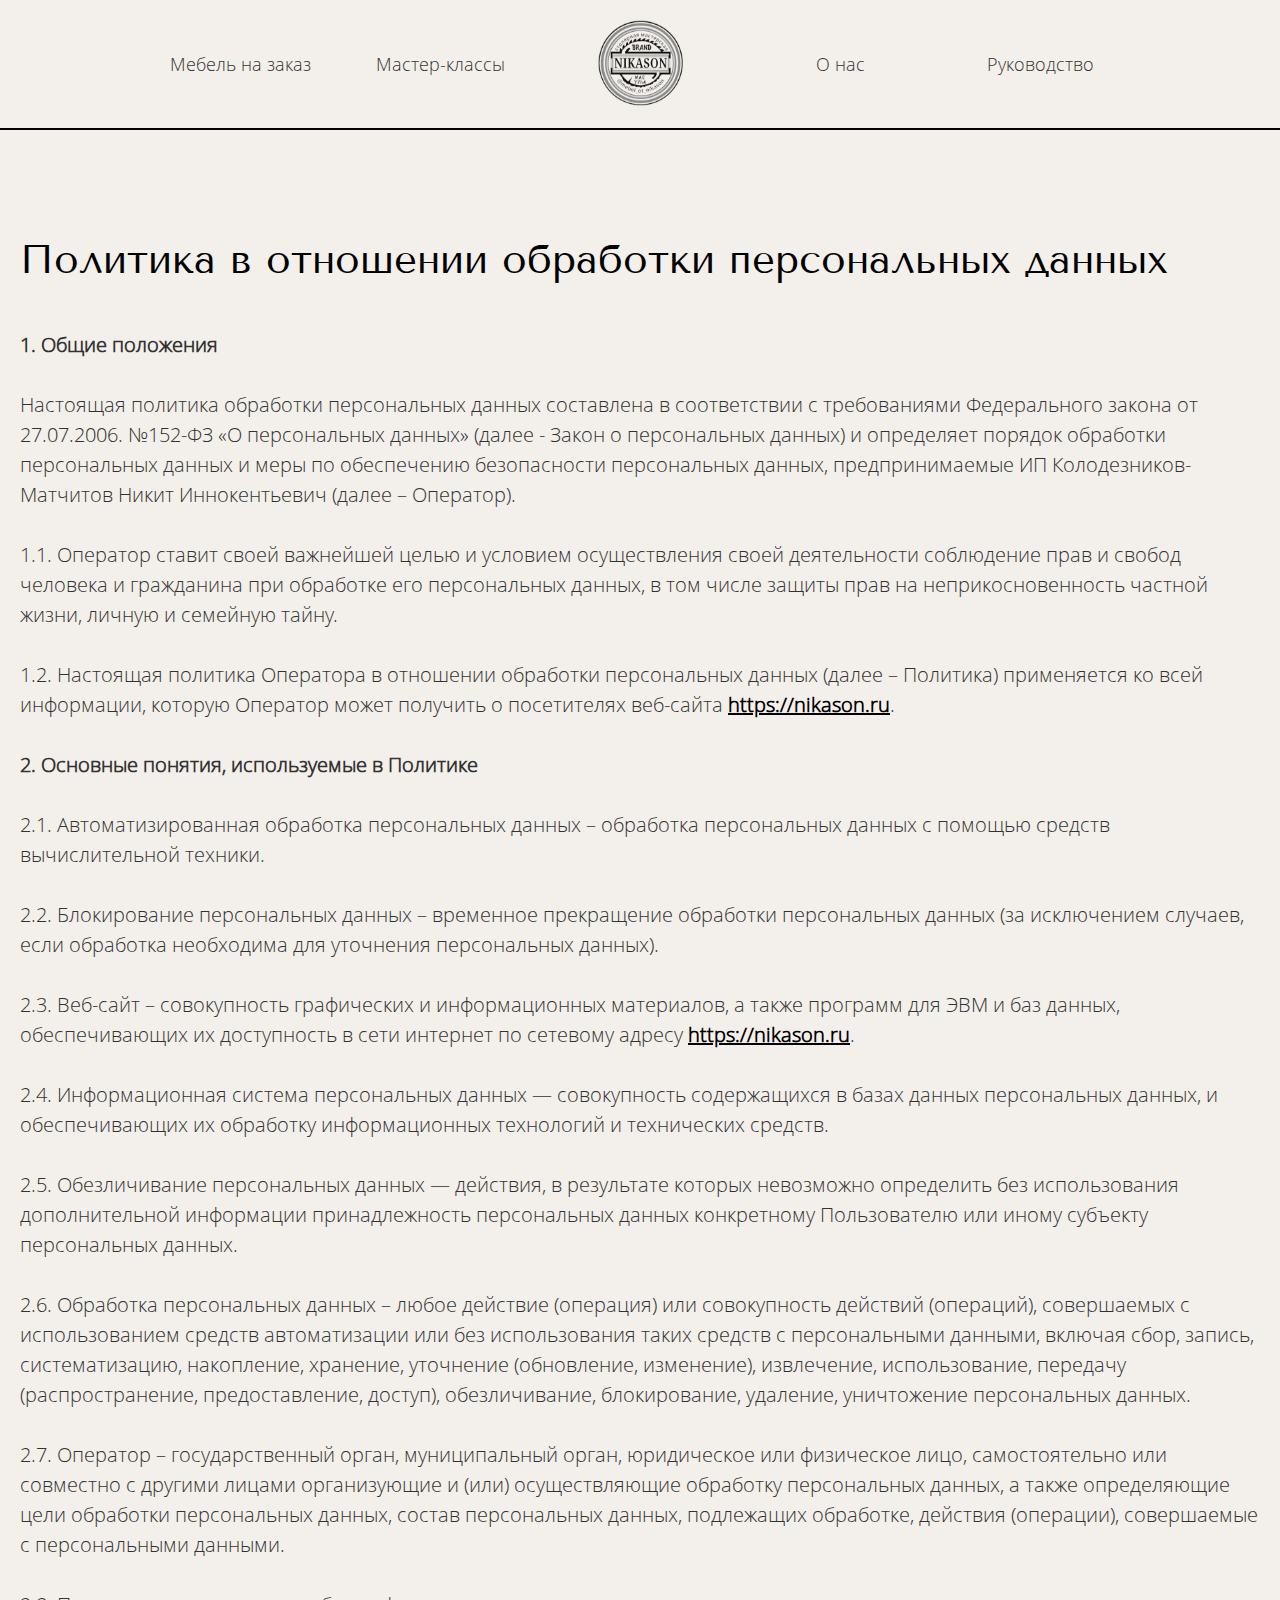
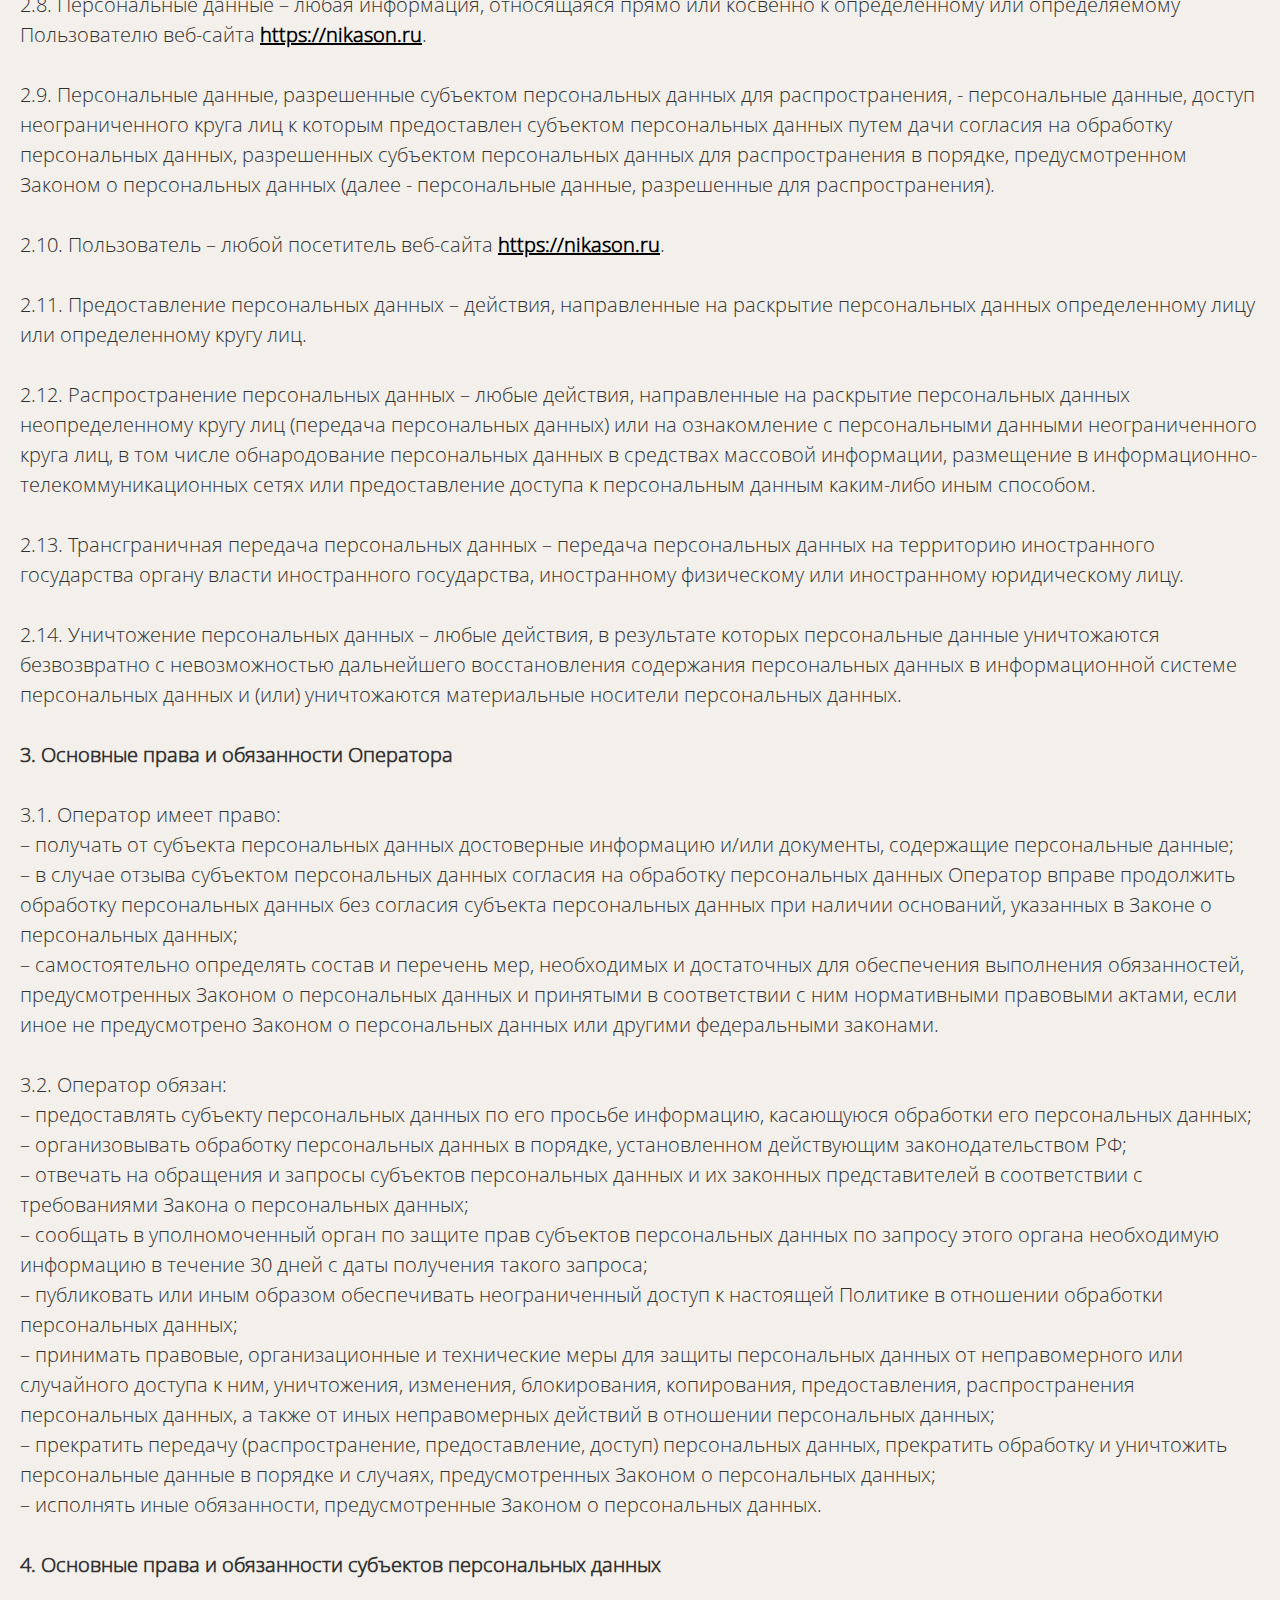
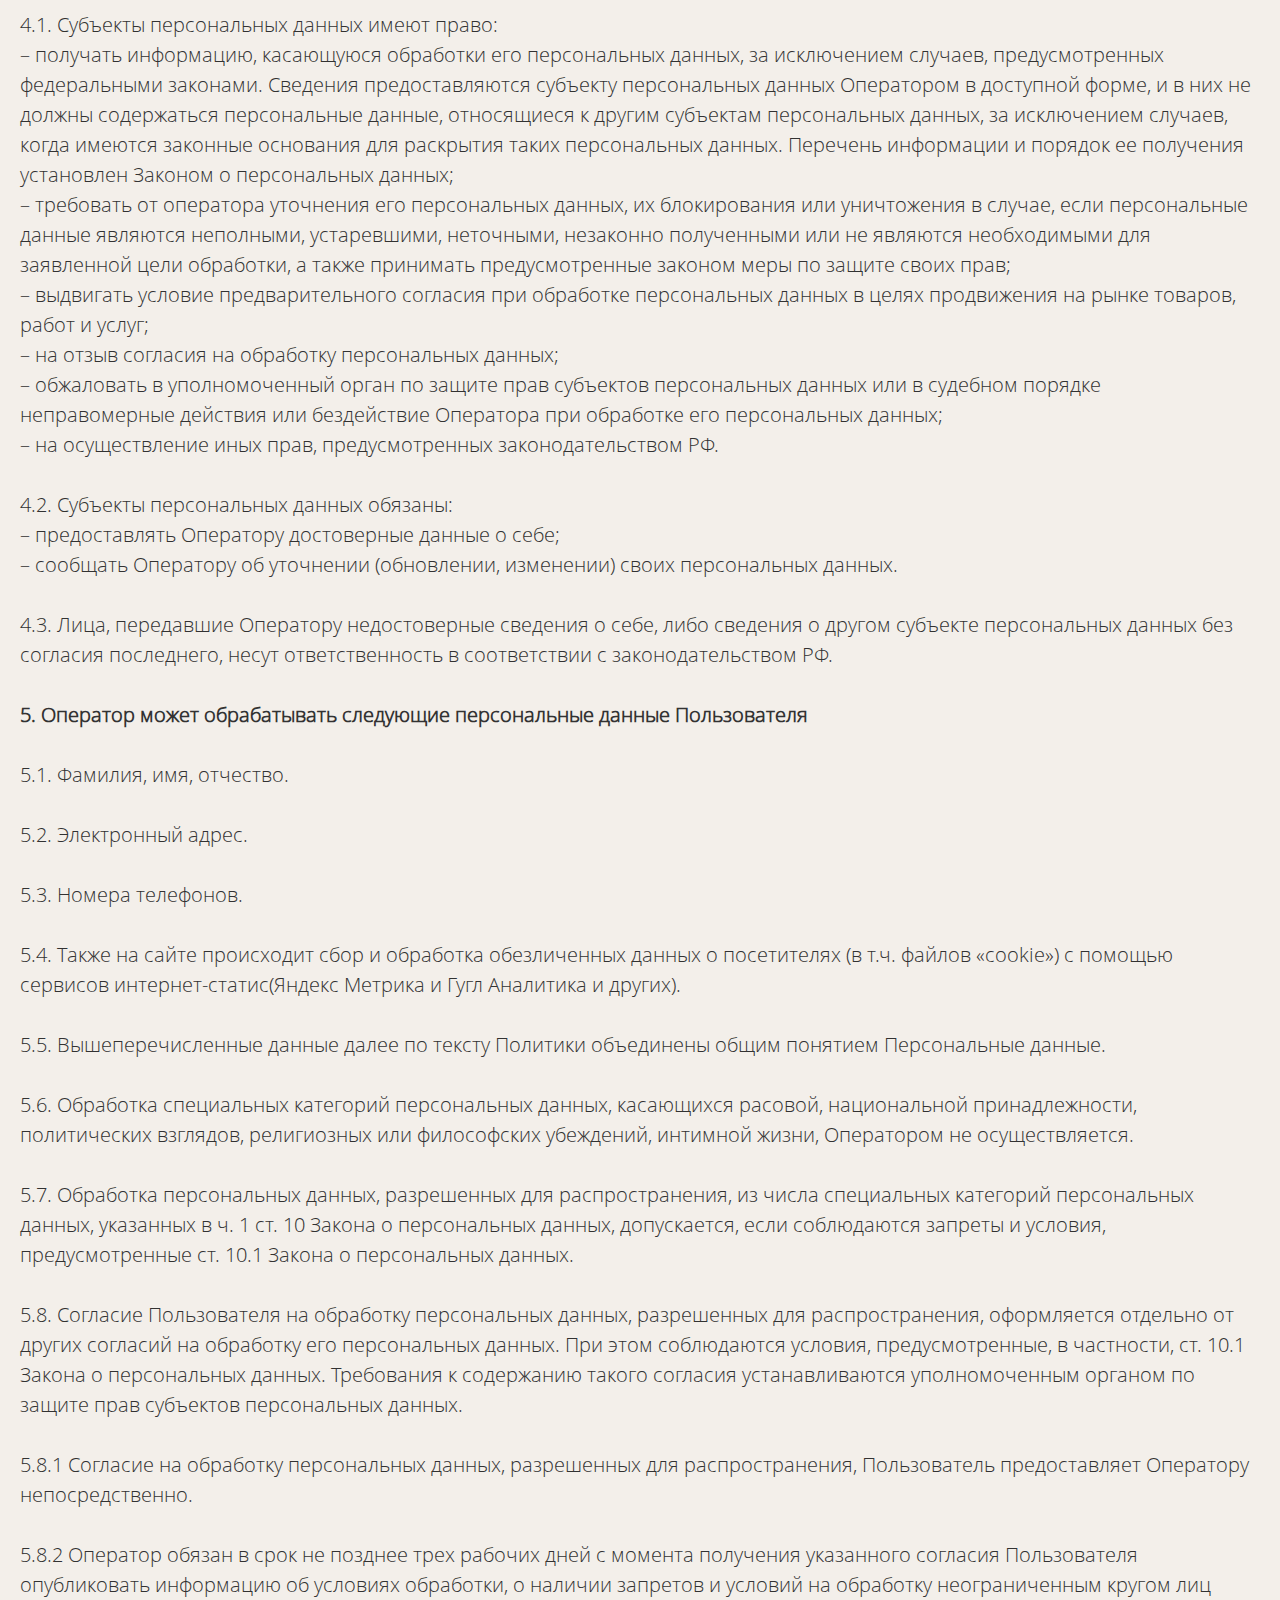
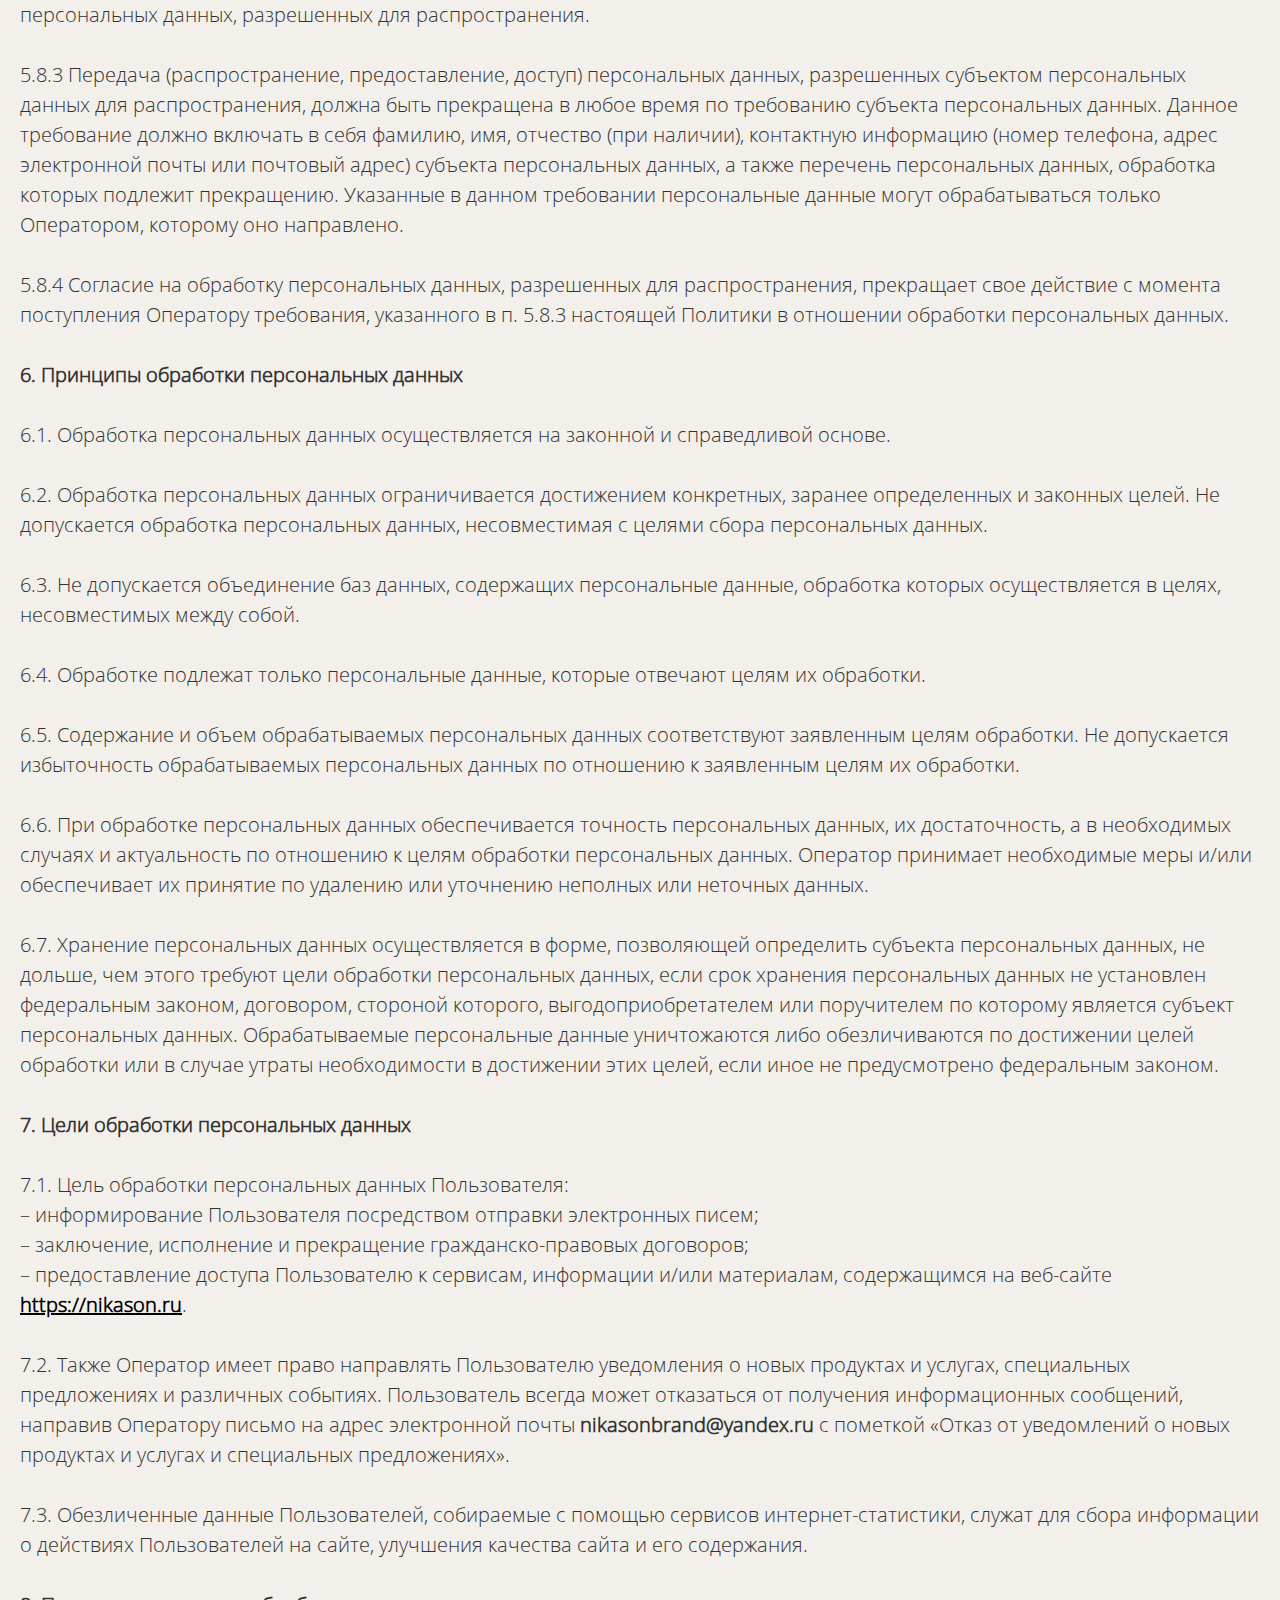
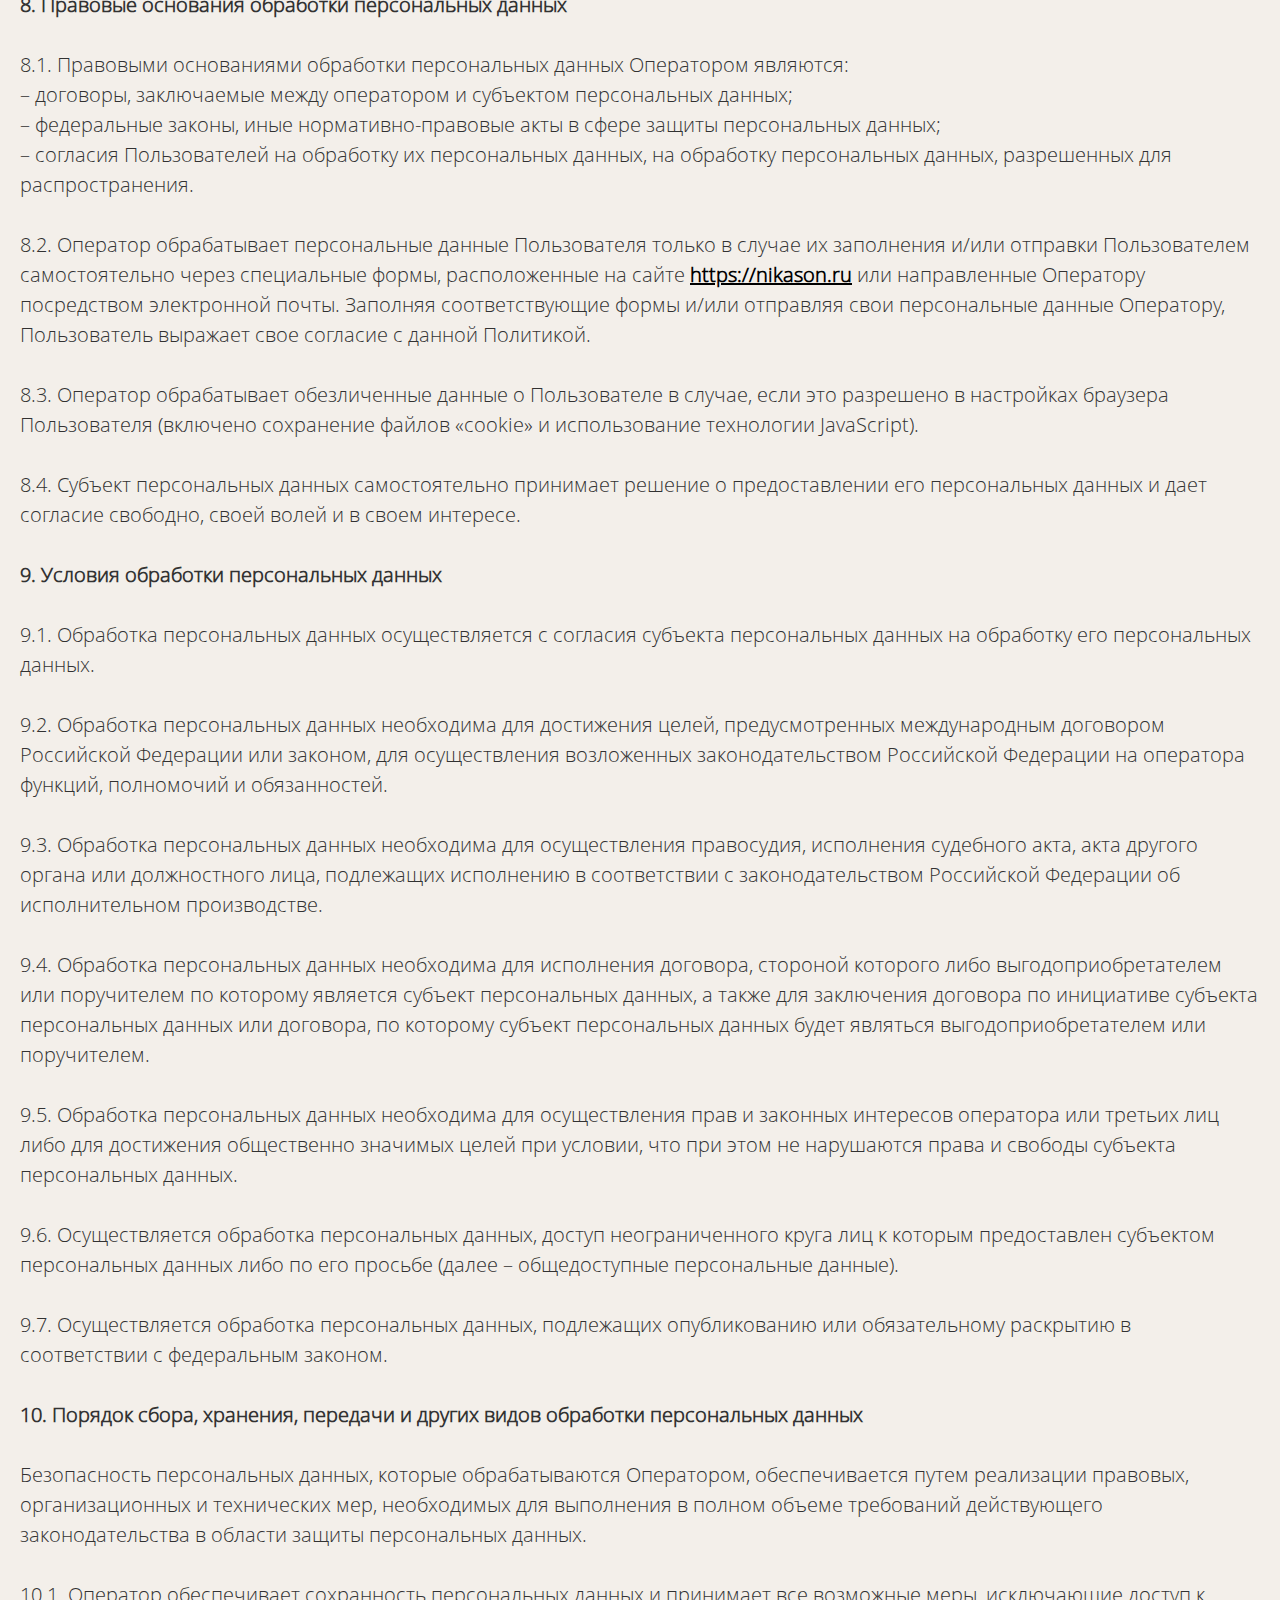
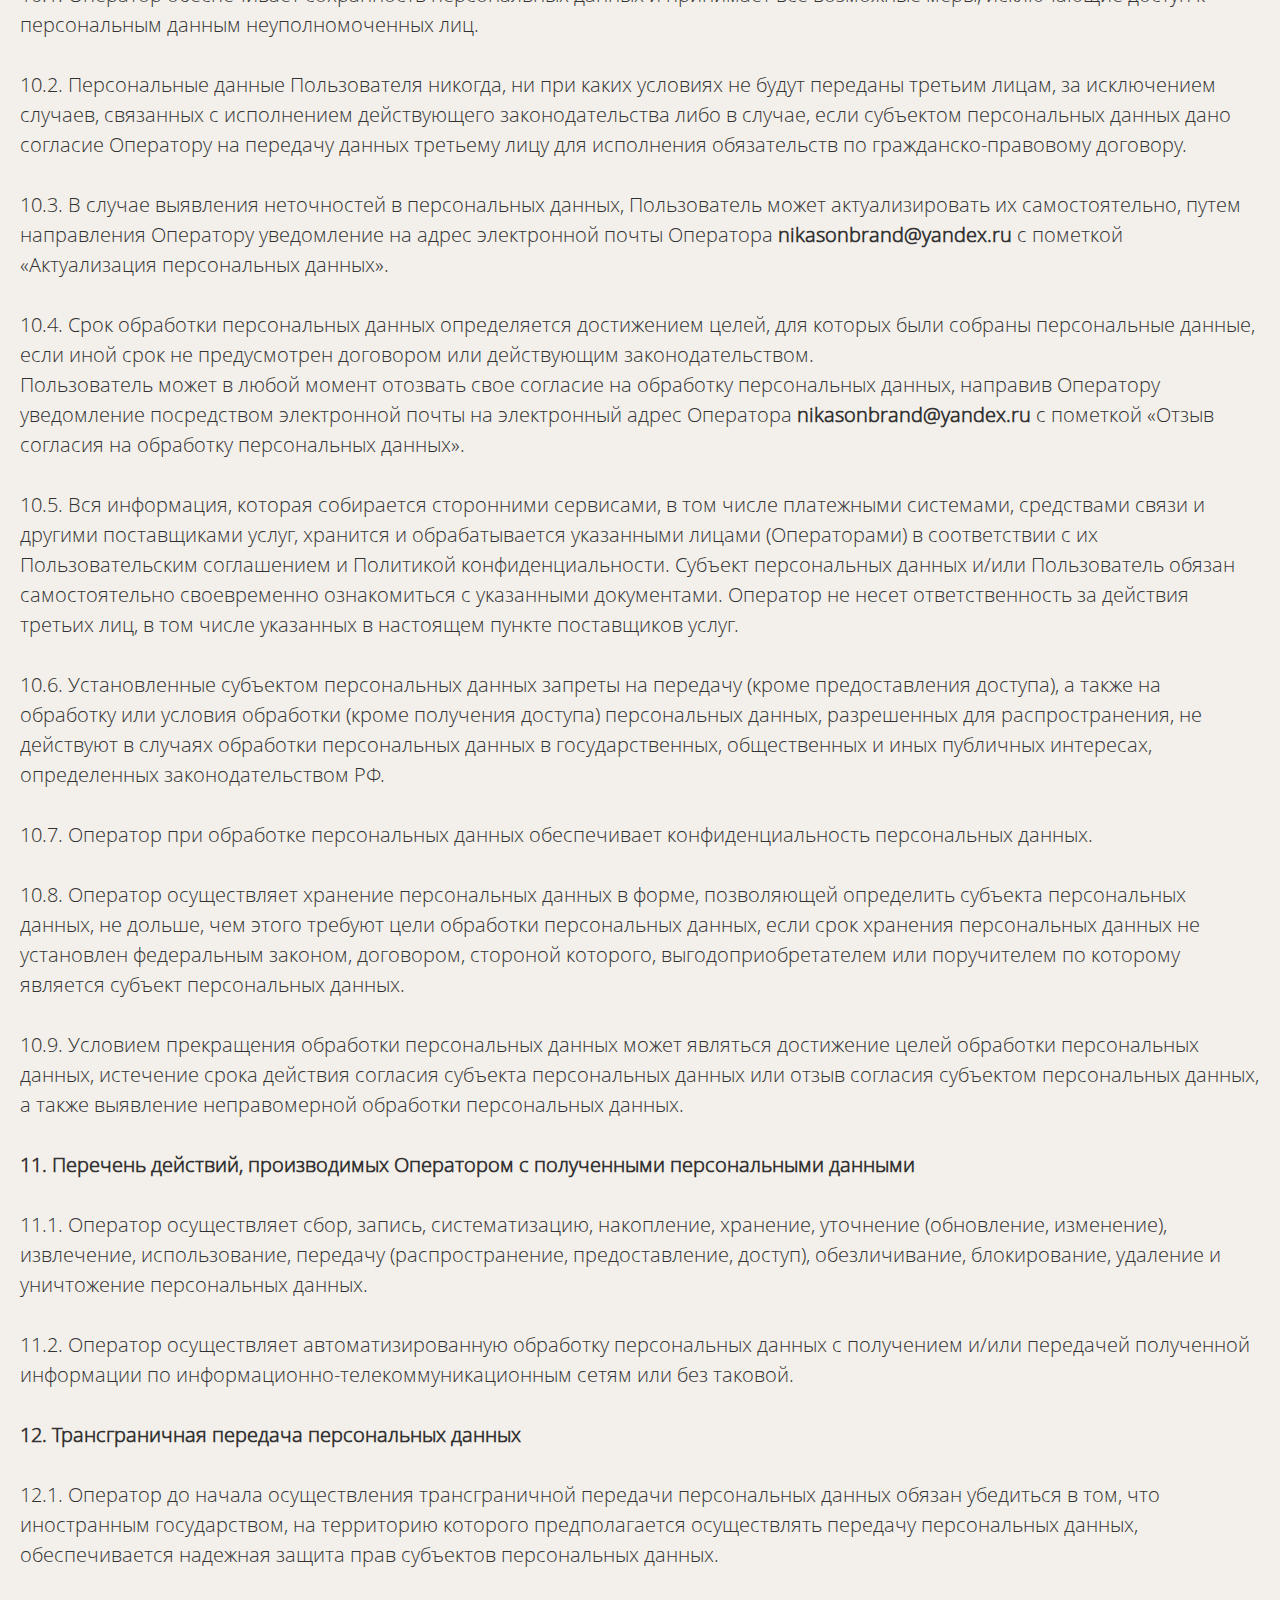
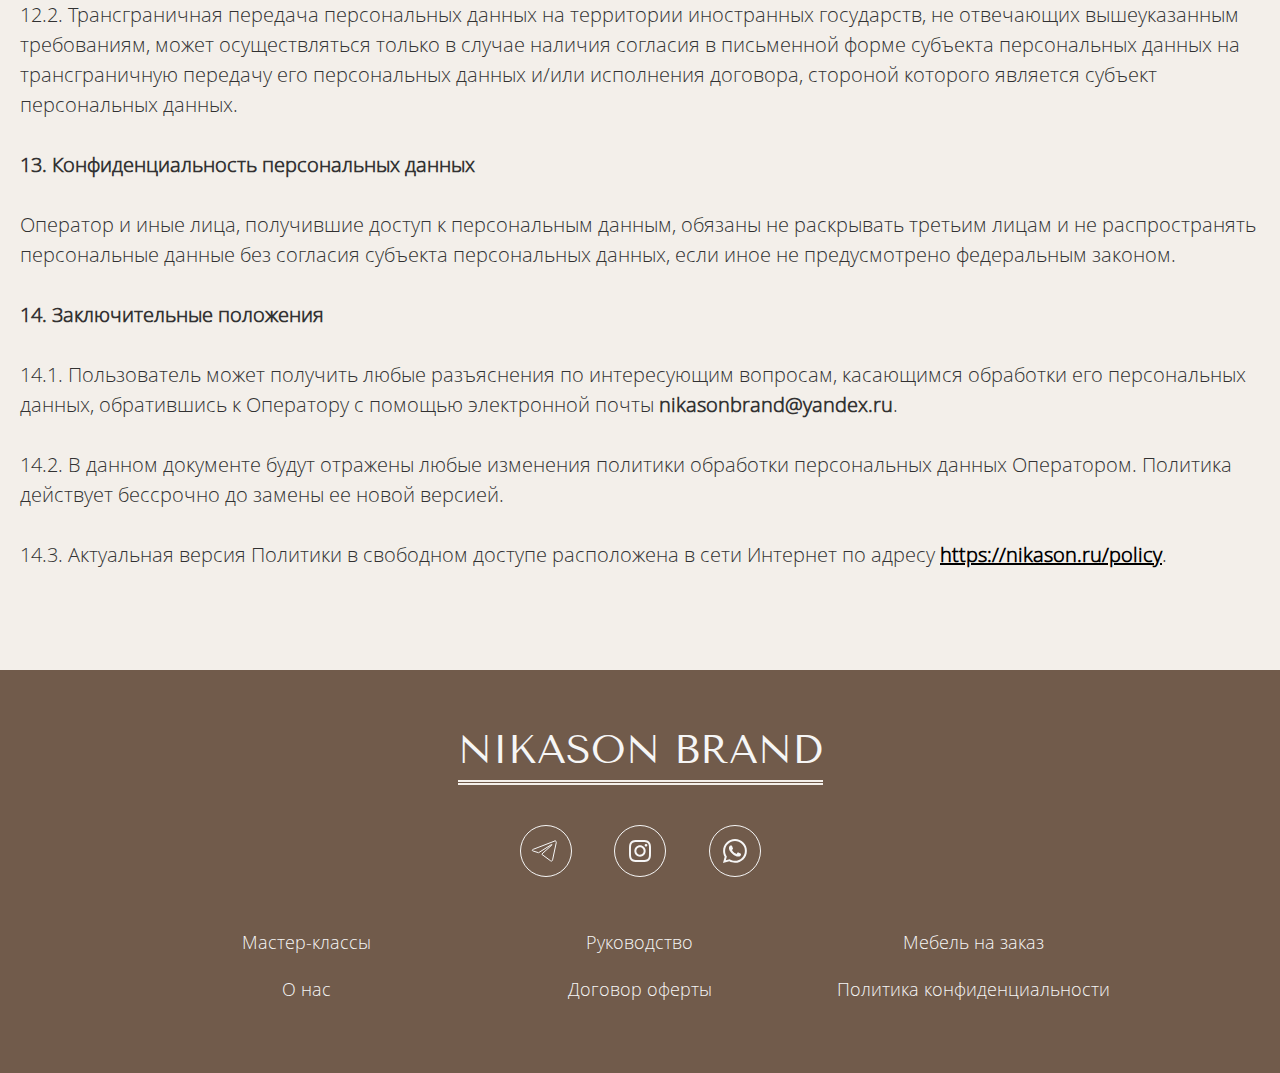
<file: privacy-policy.html>
<!DOCTYPE html>
<html lang="ru">
<head>
    <meta charset="UTF-8">
        <meta name="viewport" content="width=device-width, initial-scale=1.0">
        <link rel="stylesheet" href="css/normalize.css">
        <link rel="stylesheet" href="css/reset.css">
        <link rel="stylesheet" href="css/style.css">
        <link rel="apple-touch-icon" sizes="57x57" href="icons/favicons/apple-icon-57x57.png">
        <link rel="apple-touch-icon" sizes="60x60" href="icons/favicons/apple-icon-60x60.png">
        <link rel="apple-touch-icon" sizes="72x72" href="icons/favicons/apple-icon-72x72.png">
        <link rel="apple-touch-icon" sizes="76x76" href="icons/favicons/apple-icon-76x76.png">
        <link rel="apple-touch-icon" sizes="114x114" href="icons/favicons/apple-icon-114x114.png">
        <link rel="apple-touch-icon" sizes="120x120" href="icons/favicons/apple-icon-120x120.png">
        <link rel="apple-touch-icon" sizes="144x144" href="icons/favicons/apple-icon-144x144.png">
        <link rel="apple-touch-icon" sizes="152x152" href="icons/favicons/apple-icon-152x152.png">
        <link rel="apple-touch-icon" sizes="180x180" href="icons/favicons/apple-icon-180x180.png">
        <link rel="icon" type="image/png" sizes="192x192" href="icons/favicons/android-icon-192x192.png">
        <link rel="icon" type="image/png" sizes="32x32" href="icons/favicons/favicon-32x32.png">
        <link rel="icon" type="image/png" sizes="96x96" href="icons/favicons/favicon-96x96.png">
        <link rel="icon" type="image/png" sizes="16x16" href="icons/favicons/favicon-16x16.png">
        <link rel="manifest" href="icons/favicons/manifest.json">
        <meta name="msapplication-TileColor" content="#ffffff">
        <meta name="msapplication-TileImage" content="/ms-icon-144x144.png">
        <meta name="theme-color" content="#ffffff">
        <title>Политика конфиденциальности</title>
</head>

<body>
    <div class="container">
        <!-- меню сайта -->
        <header class="header">
            <!-- меню для планшетов и мобильной версии -->
            <div class="header__hamburger hamburger">
                <input class="hamburger__input" type="checkbox" id="hamburger">
                <nav class="hamburger__navigation nav">
                    <ul class="nav__list">
                        <li class="nav__item"><a class="nav__link" href="order-furniture.html">Мебель на заказ</a></li>
                        <li class="nav__item"><a class="nav__link" href="master-classes.html">Мастер-классы</a></li>
                        <li class="nav__item"><a class="nav__link" href="about-us.html">О нас</a></li>
                        <li class="nav__item"><a class="nav__link" href="manual.html">Руководство</a></li>
                    </ul>
                </nav>
                <label class="hamburger__btn" for="hamburger"><span></span></label>
            </div>
            <!-- меню сайта -->
            <nav class="header__navigation nav-menu">
                <ul class="nav-menu__list">
                    <li class="nav-menu__item"><a class="nav-menu__link" href="order-furniture.html">Мебель на заказ</a></li>
                    <li class="nav-menu__item"><a class="nav-menu__link" href="master-classes.html">Мастер-классы</a></li>
                    <!-- логотип сайта -->
                    <li class="nav-menu__item"><a class="nav-menu__logo" href="index.html"> <img class="nav-menu__logo" src="icons/nikason-logo.svg" alt="logo"></a></li>
                    <li class="nav-menu__item"><a class="nav-menu__link" href="about-us.html">О нас</a></li>
                    <li class="nav-menu__item"><a class="nav-menu__link" href="manual.html">Руководство</a></li>
                </ul>
            </nav>
        </header>

        <!-- политика конфиденциальности -->
        <section class="privacy-policy">
            <h2 class="privacy-policy__title title-h2 title-h2_black mb-4rem">Политика в отношении обработки персональных данных</h2>
            <p class="privacy-policy__text text text_fs-20px">
                <span>1. Общие положения</span>
                <br><br>Настоящая политика обработки персональных данных составлена в соответствии с требованиями Федерального закона от 27.07.2006. №152-ФЗ «О персональных данных» (далее - Закон о персональных данных) и определяет порядок обработки персональных данных и меры по обеспечению безопасности персональных данных, предпринимаемые ИП Колодезников-Матчитов Никит Иннокентьевич (далее – Оператор).
                <br><br>1.1. Оператор ставит своей важнейшей целью и условием осуществления своей деятельности соблюдение прав и свобод человека и гражданина при обработке его персональных данных, в том числе защиты прав на неприкосновенность частной жизни, личную и семейную тайну.
                <br><br>1.2. Настоящая политика Оператора в отношении обработки персональных данных (далее – Политика) применяется ко всей информации, которую Оператор может получить о посетителях веб-сайта <a class="privacy-policy__link" href="index.html">https://nikason.ru</a>.<br><br>
                <span>2. Основные понятия, используемые в Политике</span>
                <br><br>2.1. Автоматизированная обработка персональных данных – обработка персональных данных с помощью средств вычислительной техники.
                <br><br>2.2. Блокирование персональных данных – временное прекращение обработки персональных данных (за исключением случаев, если обработка необходима для уточнения персональных данных).
                <br><br>2.3. Веб-сайт – совокупность графических и информационных материалов, а также программ для ЭВМ и баз данных, обеспечивающих их доступность в сети интернет по сетевому адресу <a class="privacy-policy__link" href="index.html">https://nikason.ru</a>.
                <br><br>2.4. Информационная система персональных данных — совокупность содержащихся в базах данных персональных данных, и обеспечивающих их обработку информационных технологий и технических средств.
                <br><br>2.5. Обезличивание персональных данных — действия, в результате которых невозможно определить без использования дополнительной информации принадлежность персональных данных конкретному Пользователю или иному субъекту персональных данных.
                <br><br>2.6. Обработка персональных данных – любое действие (операция) или совокупность действий (операций), совершаемых с использованием средств автоматизации или без использования таких средств с персональными данными, включая сбор, запись, систематизацию, накопление, хранение, уточнение (обновление, изменение), извлечение, использование, передачу (распространение, предоставление, доступ), обезличивание, блокирование, удаление, уничтожение персональных данных.
                <br><br>2.7. Оператор – государственный орган, муниципальный орган, юридическое или физическое лицо, самостоятельно или совместно с другими лицами организующие и (или) осуществляющие обработку персональных данных, а также определяющие цели обработки персональных данных, состав персональных данных, подлежащих обработке, действия (операции), совершаемые с персональными данными.
                <br><br>2.8. Персональные данные – любая информация, относящаяся прямо или косвенно к определенному или определяемому Пользователю веб-сайта <a class="privacy-policy__link" href="index.html">https://nikason.ru</a>.
                <br><br>2.9. Персональные данные, разрешенные субъектом персональных данных для распространения, - персональные данные, доступ неограниченного круга лиц к которым предоставлен субъектом персональных данных путем дачи согласия на обработку персональных данных, разрешенных субъектом персональных данных для распространения в порядке, предусмотренном Законом о персональных данных (далее - персональные данные, разрешенные для распространения).
                <br><br>2.10. Пользователь – любой посетитель веб-сайта <a class="privacy-policy__link" href="index.html">https://nikason.ru</a>.
                <br><br>2.11. Предоставление персональных данных – действия, направленные на раскрытие персональных данных определенному лицу или определенному кругу лиц.
                <br><br>2.12. Распространение персональных данных – любые действия, направленные на раскрытие персональных данных неопределенному кругу лиц (передача персональных данных) или на ознакомление с персональными данными неограниченного круга лиц, в том числе обнародование персональных данных в средствах массовой информации, размещение в информационно-телекоммуникационных сетях или предоставление доступа к персональным данным каким-либо иным способом.
                <br><br>2.13. Трансграничная передача персональных данных – передача персональных данных на территорию иностранного государства органу власти иностранного государства, иностранному физическому или иностранному юридическому лицу.
                <br><br>2.14. Уничтожение персональных данных – любые действия, в результате которых персональные данные уничтожаются безвозвратно с невозможностью дальнейшего восстановления содержания персональных данных в информационной системе персональных данных и (или) уничтожаются материальные носители персональных данных.<br><br>
                <span>3. Основные права и обязанности Оператора</span>
                <br><br>3.1. Оператор имеет право:
                <br>– получать от субъекта персональных данных достоверные информацию и/или документы, содержащие персональные данные;
                <br>– в случае отзыва субъектом персональных данных согласия на обработку персональных данных Оператор вправе продолжить обработку персональных данных без согласия субъекта персональных данных при наличии оснований, указанных в Законе о персональных данных;
                <br>– самостоятельно определять состав и перечень мер, необходимых и достаточных для обеспечения выполнения обязанностей, предусмотренных Законом о персональных данных и принятыми в соответствии с ним нормативными правовыми актами, если иное не предусмотрено Законом о персональных данных или другими федеральными законами.
                <br><br>3.2. Оператор обязан:
                <br>– предоставлять субъекту персональных данных по его просьбе информацию, касающуюся обработки его персональных данных;
                <br>– организовывать обработку персональных данных в порядке, установленном действующим законодательством РФ;
                <br>– отвечать на обращения и запросы субъектов персональных данных и их законных представителей в соответствии с требованиями Закона о персональных данных;
                <br>– сообщать в уполномоченный орган по защите прав субъектов персональных данных по запросу этого органа необходимую информацию в течение 30 дней с даты получения такого запроса;
                <br>– публиковать или иным образом обеспечивать неограниченный доступ к настоящей Политике в отношении обработки персональных данных;
                <br>– принимать правовые, организационные и технические меры для защиты персональных данных от неправомерного или случайного доступа к ним, уничтожения, изменения, блокирования, копирования, предоставления, распространения персональных данных, а также от иных неправомерных действий в отношении персональных данных;
                <br>– прекратить передачу (распространение, предоставление, доступ) персональных данных, прекратить обработку и уничтожить персональные данные в порядке и случаях, предусмотренных Законом о персональных данных;
                <br>– исполнять иные обязанности, предусмотренные Законом о персональных данных.<br><br>
                <span>4. Основные права и обязанности субъектов персональных данных</span>
                <br><br>4.1. Субъекты персональных данных имеют право:
                <br>– получать информацию, касающуюся обработки его персональных данных, за исключением случаев, предусмотренных федеральными законами. Сведения предоставляются субъекту персональных данных Оператором в доступной форме, и в них не должны содержаться персональные данные, относящиеся к другим субъектам персональных данных, за исключением случаев, когда имеются законные основания для раскрытия таких персональных данных. Перечень информации и порядок ее получения установлен Законом о персональных данных;
                <br>– требовать от оператора уточнения его персональных данных, их блокирования или уничтожения в случае, если персональные данные являются неполными, устаревшими, неточными, незаконно полученными или не являются необходимыми для заявленной цели обработки, а также принимать предусмотренные законом меры по защите своих прав;
                <br>– выдвигать условие предварительного согласия при обработке персональных данных в целях продвижения на рынке товаров, работ и услуг;
                <br>– на отзыв согласия на обработку персональных данных;
                <br>– обжаловать в уполномоченный орган по защите прав субъектов персональных данных или в судебном порядке неправомерные действия или бездействие Оператора при обработке его персональных данных;
                <br>– на осуществление иных прав, предусмотренных законодательством РФ.
                <br><br>4.2. Субъекты персональных данных обязаны:
                <br>– предоставлять Оператору достоверные данные о себе;
                <br>– сообщать Оператору об уточнении (обновлении, изменении) своих персональных данных.
                <br><br>4.3. Лица, передавшие Оператору недостоверные сведения о себе, либо сведения о другом субъекте персональных данных без согласия последнего, несут ответственность в соответствии с законодательством РФ.<br><br>
                <span>5. Оператор может обрабатывать следующие персональные данные Пользователя</span>
                <br><br>5.1. Фамилия, имя, отчество.
                <br><br>5.2. Электронный адрес.
                <br><br>5.3. Номера телефонов.
                <br><br>5.4. Также на сайте происходит сбор и обработка обезличенных данных о посетителях (в т.ч. файлов «cookie») с помощью сервисов интернет-статис(Яндекс Метрика и Гугл Аналитика и других).
                <br><br>5.5. Вышеперечисленные данные далее по тексту Политики объединены общим понятием Персональные данные.
                <br><br>5.6. Обработка специальных категорий персональных данных, касающихся расовой, национальной принадлежности, политических взглядов, религиозных или философских убеждений, интимной жизни, Оператором не осуществляется.
                <br><br>5.7. Обработка персональных данных, разрешенных для распространения, из числа специальных категорий персональных данных, указанных в ч. 1 ст. 10 Закона о персональных данных, допускается, если соблюдаются запреты и условия, предусмотренные ст. 10.1 Закона о персональных данных.
                <br><br>5.8. Согласие Пользователя на обработку персональных данных, разрешенных для распространения, оформляется отдельно от других согласий на обработку его персональных данных. При этом соблюдаются условия, предусмотренные, в частности, ст. 10.1 Закона о персональных данных. Требования к содержанию такого согласия устанавливаются уполномоченным органом по защите прав субъектов персональных данных.
                <br><br>5.8.1 Согласие на обработку персональных данных, разрешенных для распространения, Пользователь предоставляет Оператору непосредственно.
                <br><br>5.8.2 Оператор обязан в срок не позднее трех рабочих дней с момента получения указанного согласия Пользователя опубликовать информацию об условиях обработки, о наличии запретов и условий на обработку неограниченным кругом лиц персональных данных, разрешенных для распространения.
                <br><br>5.8.3 Передача (распространение, предоставление, доступ) персональных данных, разрешенных субъектом персональных данных для распространения, должна быть прекращена в любое время по требованию субъекта персональных данных. Данное требование должно включать в себя фамилию, имя, отчество (при наличии), контактную информацию (номер телефона, адрес электронной почты или почтовый адрес) субъекта персональных данных, а также перечень персональных данных, обработка которых подлежит прекращению. Указанные в данном требовании персональные данные могут обрабатываться только Оператором, которому оно направлено.
                <br><br>5.8.4 Согласие на обработку персональных данных, разрешенных для распространения, прекращает свое действие с момента поступления Оператору требования, указанного в п. 5.8.3 настоящей Политики в отношении обработки персональных данных.<br><br>
                <span>6. Принципы обработки персональных данных</span>
                <br><br>6.1. Обработка персональных данных осуществляется на законной и справедливой основе.
                <br><br>6.2. Обработка персональных данных ограничивается достижением конкретных, заранее определенных и законных целей. Не допускается обработка персональных данных, несовместимая с целями сбора персональных данных.
                <br><br>6.3. Не допускается объединение баз данных, содержащих персональные данные, обработка которых осуществляется в целях, несовместимых между собой.
                <br><br>6.4. Обработке подлежат только персональные данные, которые отвечают целям их обработки.
                <br><br>6.5. Содержание и объем обрабатываемых персональных данных соответствуют заявленным целям обработки. Не допускается избыточность обрабатываемых персональных данных по отношению к заявленным целям их обработки.
                <br><br>6.6. При обработке персональных данных обеспечивается точность персональных данных, их достаточность, а в необходимых случаях и актуальность по отношению к целям обработки персональных данных. Оператор принимает необходимые меры и/или обеспечивает их принятие по удалению или уточнению неполных или неточных данных.
                <br><br>6.7. Хранение персональных данных осуществляется в форме, позволяющей определить субъекта персональных данных, не дольше, чем этого требуют цели обработки персональных данных, если срок хранения персональных данных не установлен федеральным законом, договором, стороной которого, выгодоприобретателем или поручителем по которому является субъект персональных данных. Обрабатываемые персональные данные уничтожаются либо обезличиваются по достижении целей обработки или в случае утраты необходимости в достижении этих целей, если иное не предусмотрено федеральным законом.<br><br>
                <span>7. Цели обработки персональных данных</span>
                <br><br>7.1. Цель обработки персональных данных Пользователя:
                <br>– информирование Пользователя посредством отправки электронных писем;
                <br>– заключение, исполнение и прекращение гражданско-правовых договоров;
                <br>– предоставление доступа Пользователю к сервисам, информации и/или материалам, содержащимся на веб-сайте <a class="privacy-policy__link" href="index.html">https://nikason.ru</a>.
                <br><br>7.2. Также Оператор имеет право направлять Пользователю уведомления о новых продуктах и услугах, специальных предложениях и различных событиях. Пользователь всегда может отказаться от получения информационных сообщений, направив Оператору письмо на адрес электронной почты <span>nikasonbrand@yandex.ru</span> с пометкой «Отказ от уведомлений о новых продуктах и услугах и специальных предложениях».
                <br><br>7.3. Обезличенные данные Пользователей, собираемые с помощью сервисов интернет-статистики, служат для сбора информации о действиях Пользователей на сайте, улучшения качества сайта и его содержания.<br><br>
                <span>8. Правовые основания обработки персональных данных</span>
                <br><br>8.1. Правовыми основаниями обработки персональных данных Оператором являются:
                <br>– договоры, заключаемые между оператором и субъектом персональных данных;
                <br>– федеральные законы, иные нормативно-правовые акты в сфере защиты персональных данных;
                <br>– согласия Пользователей на обработку их персональных данных, на обработку персональных данных, разрешенных для распространения.
                <br><br>8.2. Оператор обрабатывает персональные данные Пользователя только в случае их заполнения и/или отправки Пользователем самостоятельно через специальные формы, расположенные на сайте <a class="privacy-policy__link" href="index.html">https://nikason.ru</a> или направленные Оператору посредством электронной почты. Заполняя соответствующие формы и/или отправляя свои персональные данные Оператору, Пользователь выражает свое согласие с данной Политикой.
                <br><br>8.3. Оператор обрабатывает обезличенные данные о Пользователе в случае, если это разрешено в настройках браузера Пользователя (включено сохранение файлов «cookie» и использование технологии JavaScript).
                <br><br>8.4. Субъект персональных данных самостоятельно принимает решение о предоставлении его персональных данных и дает согласие свободно, своей волей и в своем интересе.<br><br>
                <span>9. Условия обработки персональных данных</span>
                <br><br>9.1. Обработка персональных данных осуществляется с согласия субъекта персональных данных на обработку его персональных данных.
                <br><br>9.2. Обработка персональных данных необходима для достижения целей, предусмотренных международным договором Российской Федерации или законом, для осуществления возложенных законодательством Российской Федерации на оператора функций, полномочий и обязанностей.
                <br><br>9.3. Обработка персональных данных необходима для осуществления правосудия, исполнения судебного акта, акта другого органа или должностного лица, подлежащих исполнению в соответствии с законодательством Российской Федерации об исполнительном производстве.
                <br><br>9.4. Обработка персональных данных необходима для исполнения договора, стороной которого либо выгодоприобретателем или поручителем по которому является субъект персональных данных, а также для заключения договора по инициативе субъекта персональных данных или договора, по которому субъект персональных данных будет являться выгодоприобретателем или поручителем.
                <br><br>9.5. Обработка персональных данных необходима для осуществления прав и законных интересов оператора или третьих лиц либо для достижения общественно значимых целей при условии, что при этом не нарушаются права и свободы субъекта персональных данных.
                <br><br>9.6. Осуществляется обработка персональных данных, доступ неограниченного круга лиц к которым предоставлен субъектом персональных данных либо по его просьбе (далее – общедоступные персональные данные).
                <br><br>9.7. Осуществляется обработка персональных данных, подлежащих опубликованию или обязательному раскрытию в соответствии с федеральным законом.<br><br>
                <span>10. Порядок сбора, хранения, передачи и других видов обработки персональных данных</span>
                <br><br>Безопасность персональных данных, которые обрабатываются Оператором, обеспечивается путем реализации правовых, организационных и технических мер, необходимых для выполнения в полном объеме требований действующего законодательства в области защиты персональных данных.
                <br><br>10.1. Оператор обеспечивает сохранность персональных данных и принимает все возможные меры, исключающие доступ к персональным данным неуполномоченных лиц.
                <br><br>10.2. Персональные данные Пользователя никогда, ни при каких условиях не будут переданы третьим лицам, за исключением случаев, связанных с исполнением действующего законодательства либо в случае, если субъектом персональных данных дано согласие Оператору на передачу данных третьему лицу для исполнения обязательств по гражданско-правовому договору.
                <br><br>10.3. В случае выявления неточностей в персональных данных, Пользователь может актуализировать их самостоятельно, путем направления Оператору уведомление на адрес электронной почты Оператора <span>nikasonbrand@yandex.ru</span> с пометкой «Актуализация персональных данных».
                <br><br>10.4. Срок обработки персональных данных определяется достижением целей, для которых были собраны персональные данные, если иной срок не предусмотрен договором или действующим законодательством.
                <br>Пользователь может в любой момент отозвать свое согласие на обработку персональных данных, направив Оператору уведомление посредством электронной почты на электронный адрес Оператора <span>nikasonbrand@yandex.ru</span> с пометкой «Отзыв согласия на обработку персональных данных».
                <br><br>10.5. Вся информация, которая собирается сторонними сервисами, в том числе платежными системами, средствами связи и другими поставщиками услуг, хранится и обрабатывается указанными лицами (Операторами) в соответствии с их Пользовательским соглашением и Политикой конфиденциальности. Субъект персональных данных и/или Пользователь обязан самостоятельно своевременно ознакомиться с указанными документами. Оператор не несет ответственность за действия третьих лиц, в том числе указанных в настоящем пункте поставщиков услуг.
                <br><br>10.6. Установленные субъектом персональных данных запреты на передачу (кроме предоставления доступа), а также на обработку или условия обработки (кроме получения доступа) персональных данных, разрешенных для распространения, не действуют в случаях обработки персональных данных в государственных, общественных и иных публичных интересах, определенных законодательством РФ.
                <br><br>10.7. Оператор при обработке персональных данных обеспечивает конфиденциальность персональных данных.
                <br><br>10.8. Оператор осуществляет хранение персональных данных в форме, позволяющей определить субъекта персональных данных, не дольше, чем этого требуют цели обработки персональных данных, если срок хранения персональных данных не установлен федеральным законом, договором, стороной которого, выгодоприобретателем или поручителем по которому является субъект персональных данных.
                <br><br>10.9. Условием прекращения обработки персональных данных может являться достижение целей обработки персональных данных, истечение срока действия согласия субъекта персональных данных или отзыв согласия субъектом персональных данных, а также выявление неправомерной обработки персональных данных.<br><br>
                <span>11. Перечень действий, производимых Оператором с полученными персональными данными</span>
                <br><br>11.1. Оператор осуществляет сбор, запись, систематизацию, накопление, хранение, уточнение (обновление, изменение), извлечение, использование, передачу (распространение, предоставление, доступ), обезличивание, блокирование, удаление и уничтожение персональных данных.
                <br><br>11.2. Оператор осуществляет автоматизированную обработку персональных данных с получением и/или передачей полученной информации по информационно-телекоммуникационным сетям или без таковой.<br><br>
                <span>12. Трансграничная передача персональных данных</span>
                <br><br>12.1. Оператор до начала осуществления трансграничной передачи персональных данных обязан убедиться в том, что иностранным государством, на территорию которого предполагается осуществлять передачу персональных данных, обеспечивается надежная защита прав субъектов персональных данных.
                <br><br>12.2. Трансграничная передача персональных данных на территории иностранных государств, не отвечающих вышеуказанным требованиям, может осуществляться только в случае наличия согласия в письменной форме субъекта персональных данных на трансграничную передачу его персональных данных и/или исполнения договора, стороной которого является субъект персональных данных.<br><br>
                <span>13. Конфиденциальность персональных данных</span>
                <br><br>Оператор и иные лица, получившие доступ к персональным данным, обязаны не раскрывать третьим лицам и не распространять персональные данные без согласия субъекта персональных данных, если иное не предусмотрено федеральным законом.<br><br>
                <span>14. Заключительные положения</span>
                <br><br>14.1. Пользователь может получить любые разъяснения по интересующим вопросам, касающимся обработки его персональных данных, обратившись к Оператору с помощью электронной почты <span>nikasonbrand@yandex.ru</span>.
                <br><br>14.2. В данном документе будут отражены любые изменения политики обработки персональных данных Оператором. Политика действует бессрочно до замены ее новой версией.
                <br><br>14.3. Актуальная версия Политики в свободном доступе расположена в сети Интернет по адресу <a class="privacy-policy__link" href="privacy-policy.html">https://nikason.ru/policy</a>.
            </p>
        </section>

        <!-- footer -->
        <footer class="footer">
            <div class="footer__box box">
                <h2 class="box__title title-h2 title-h2_white">NIKASON BRAND</h2>
                <!-- иконки соц-сетей -->
                <div class="box__icons footer-icons">
                    <a class="footer-icons__link" href="https://t.me/tidyo9aQZws0NzVi">
                        <img class="footer-icons__img" src="icons/icon-footer-1.svg" alt="telegram">
                    </a>
                    <a class="footer-icons__link" href="https://www.instagram.com/mebel_ot_nikason?igsh=N3Y0Njh2amtlOTd0">
                        <img class="footer-icons__img" src="icons/icon-footer-2.svg" alt="instagram">
                    </a>
                    <a class="footer-icons__link" href="tel:+70000000000">
                        <img class="footer-icons__img" src="icons/icon-footer-3.svg" alt="whatsapp">
                    </a>
                </div>
                <!-- меню -->
                <nav class="box__menu menu">
                    <ul class="menu__list">
                        <li class="menu__item">
                            <a class="menu__link text text_white" href="master-classes.html">Мастер-классы</a>
                        </li>
                        <li class="menu__item">
                            <a class="menu__link text text_white" href="manual.html">Руководство</a>
                        </li>
                        <li class="menu__item">
                            <a class="menu__link text text_white" href="order-furniture.html">Мебель на заказ</a>
                        </li>
                        <li class="menu__item">
                            <a class="menu__link text text_white" href="about-us.html">О нас</a>
                        </li>
                        <li class="menu__item">
                            <a class="menu__link text text_white" href="contract-offer.html">Договор оферты</a>
                        </li>
                        <li class="menu__item">
                            <a class="menu__link text text_white" href="privacy-policy.html">Политика конфиденциальности</a>
                        </li>
                    </ul>
                </nav>
            </div>
        </footer>

        <!-- кнопка наверх -->
        <div id="scrollToTop">
            <a href="#"><img src="icons/scroll-top.svg" alt="img"></a> 
        </div>

        <!-- js-код для кнопки наверх-->
        <script src="js/scrollToTop.js"></script>
    </div>
</body>
</html>
</file>
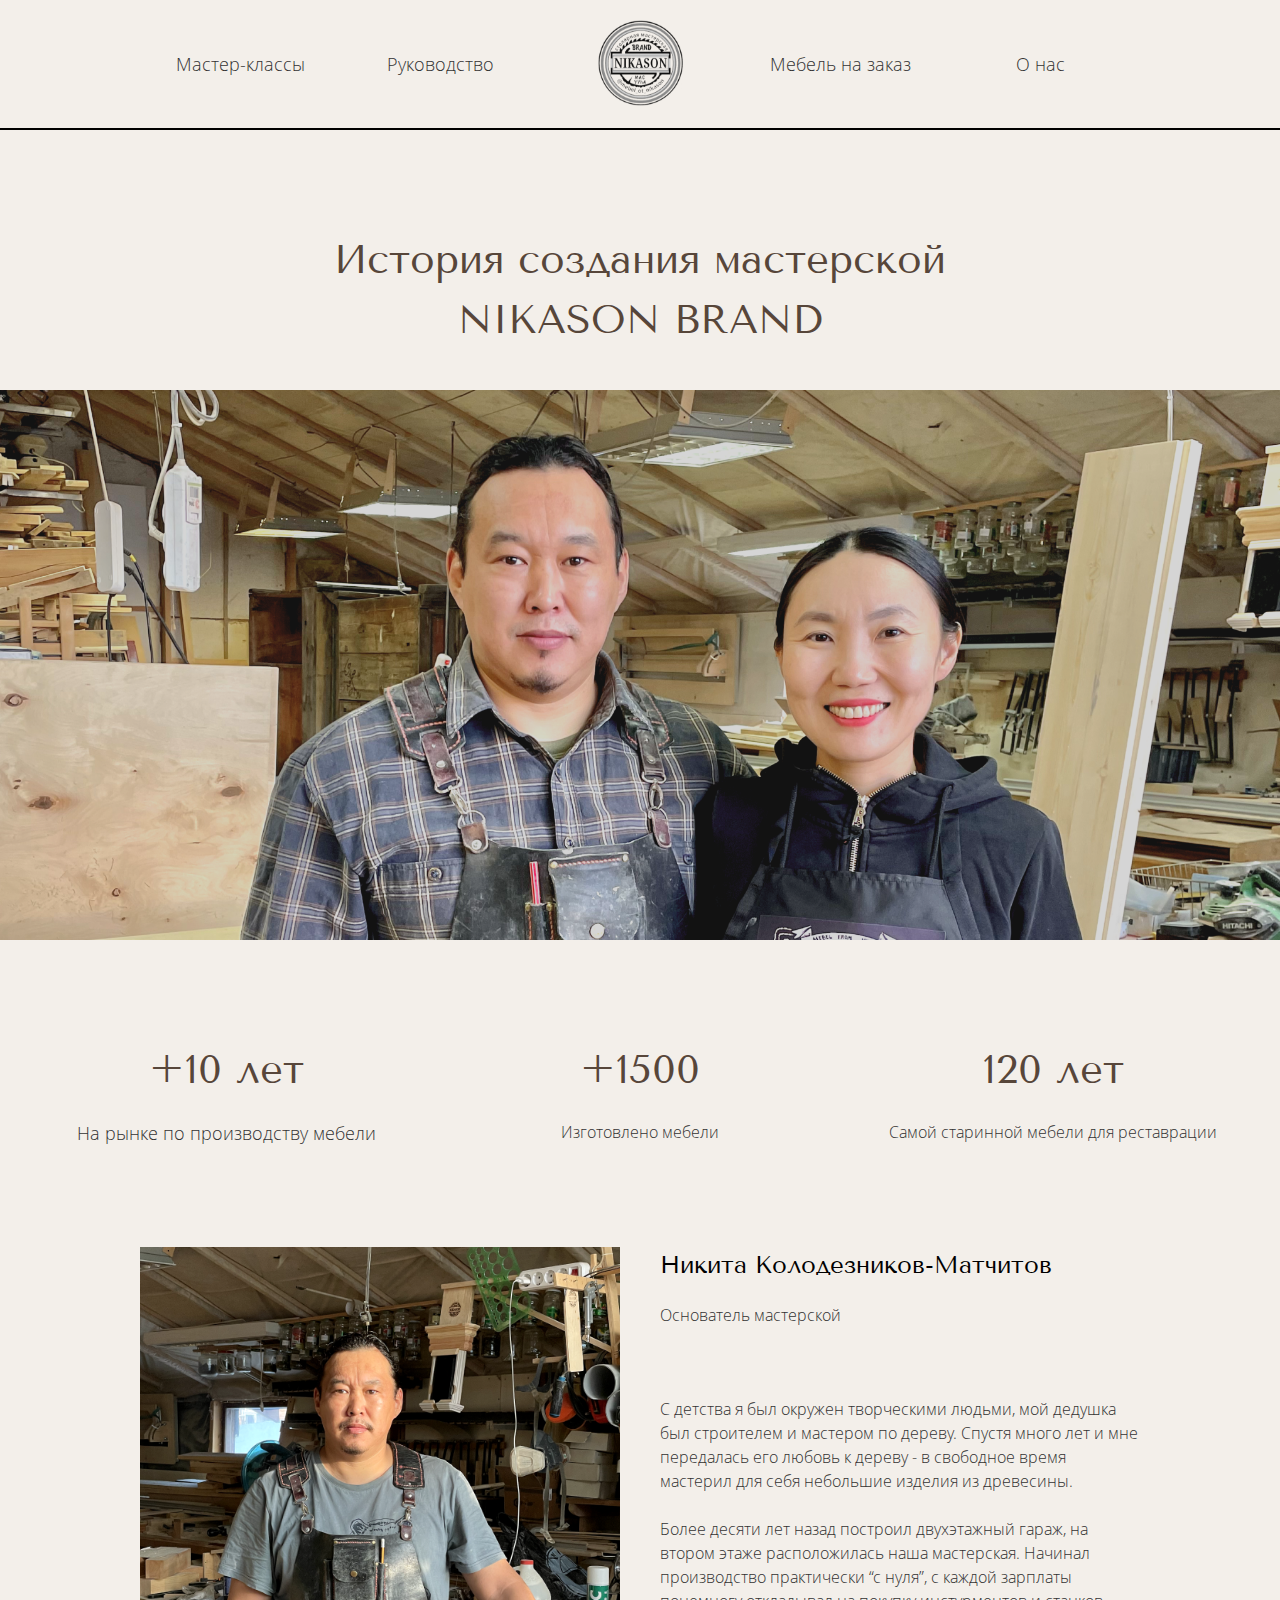
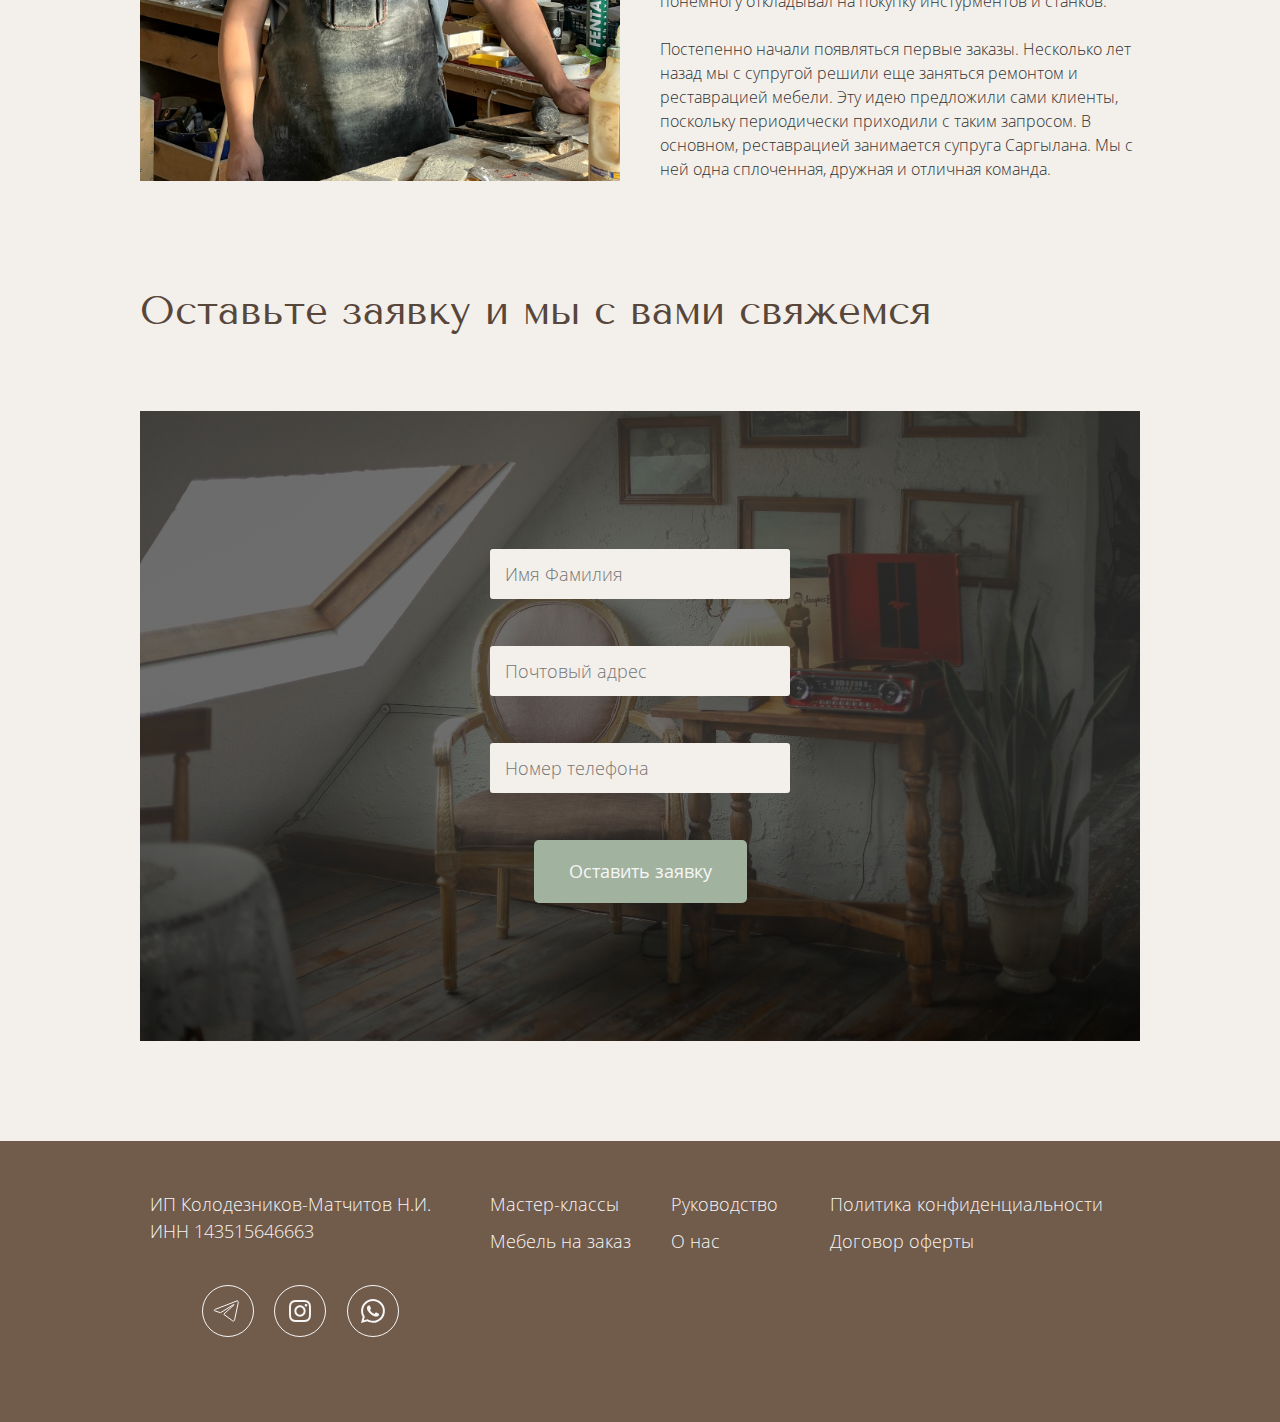
<file: src/about-us.html>
<!DOCTYPE html>
<html lang="ru">
<head>
    <meta charset="UTF-8">
        <meta name="viewport" content="width=device-width, initial-scale=1.0">
        <link rel="stylesheet" href="css/normalize.css">
        <link rel="stylesheet" href="css/reset.css">
        <link rel="stylesheet" href="css/style.css">
        <link rel="apple-touch-icon" sizes="57x57" href="icons/favicons/apple-icon-57x57.png">
        <link rel="apple-touch-icon" sizes="60x60" href="icons/favicons/apple-icon-60x60.png">
        <link rel="apple-touch-icon" sizes="72x72" href="icons/favicons/apple-icon-72x72.png">
        <link rel="apple-touch-icon" sizes="76x76" href="icons/favicons/apple-icon-76x76.png">
        <link rel="apple-touch-icon" sizes="114x114" href="icons/favicons/apple-icon-114x114.png">
        <link rel="apple-touch-icon" sizes="120x120" href="icons/favicons/apple-icon-120x120.png">
        <link rel="apple-touch-icon" sizes="144x144" href="icons/favicons/apple-icon-144x144.png">
        <link rel="apple-touch-icon" sizes="152x152" href="icons/favicons/apple-icon-152x152.png">
        <link rel="apple-touch-icon" sizes="180x180" href="icons/favicons/apple-icon-180x180.png">
        <link rel="icon" type="image/png" sizes="192x192" href="icons/favicons/android-icon-192x192.png">
        <link rel="icon" type="image/png" sizes="32x32" href="icons/favicons/favicon-32x32.png">
        <link rel="icon" type="image/png" sizes="96x96" href="icons/favicons/favicon-96x96.png">
        <link rel="icon" type="image/png" sizes="16x16" href="icons/favicons/favicon-16x16.png">
        <link rel="manifest" href="icons/favicons/manifest.json">
        <meta name="msapplication-TileColor" content="#ffffff">
        <meta name="msapplication-TileImage" content="/ms-icon-144x144.png">
        <meta name="theme-color" content="#ffffff">
        <title>О нас</title>
</head>

<body>
    <div class="container about-us-container">
        <header class="header">
            <!-- меня для планшетов и мобильной версии -->
            <div class="header__hamburger hamburger">
                <input class="hamburger__input" type="checkbox" id="hamburger">
                <nav class="hamburger__navigation nav">
                    <ul class="nav__list">
                        <li class="nav__item"><a class="nav__link" href="master-classes.html">Мастер-классы</a></li>
                        <li class="nav__item"><a class="nav__link" href="manual.html">Руководство</a></li>
                        <li class="nav__item"><a class="nav__link" href="order-furniture.html">Мебель на заказ</a></li>
                        <li class="nav__item"><a class="nav__link" href="about-us.html">О нас</a></li>
                    </ul>
                </nav>
                <label class="hamburger__btn" for="hamburger"><span></span></label>
            </div>
            <!-- меню сайта -->
            <nav class="header__navigation nav-menu">
                <ul class="nav-menu__list">
                    <li class="nav-menu__item"><a class="nav-menu__link" href="master-classes.html">Мастер-классы</a></li>
                    <li class="nav-menu__item"><a class="nav-menu__link" href="manual.html">Руководство</a></li>
                    <!-- логотип сайта -->
                    <div class="nav-menu__item"><a class="nav-menu__logo" href="../index.html"> <img class="nav-menu__logo" src="icons/nikason-logo.svg" alt="logo"></a></div>
                    <li class="nav-menu__item"><a class="nav-menu__link" href="order-furniture.html">Мебель на заказ</a></li>
                    <li class="nav-menu__item"><a class="nav-menu__link" href="about-us.html">О нас</a></li>
                </ul>
            </nav>
        </header>

        <!-- секция история создания мастерской -->
        <section class="about-workshop">
            <h2 class="about-workshop__title title-h2">История создания мастерской <br> NIKASON BRAND</h2>
            <div class="about-workshop__background-image"></div>
            <div class="about-workshop__information text text_fs-16px">
                <div class="about-workshop__text text">
                    <p class="text__text-1 title-h2">+10 лет</p>
                    <p class="text__text-2">На рынке по производству мебели</p>
                </div>
                <div class="about-workshop__text">
                    <p class="text__text-1 title-h2">+1500</p>
                    <p class="text__text-2">Изготовлено мебели</p>
                </div>
                <div class="about-workshop__text">
                    <p class="text__text-1 title-h2">120 лет</p>
                    <p class="text__text-2">Самой старинной мебели для реставрации</p>
                </div>
            </div>
        </section>

        <!-- секция основатель мастерской -->
        <section class="about-founder">
            <div class="about-founder__box">
                <div class="about-founder__img">
                    <img src="img/about-us/about-founder-img.png" alt="img">
                </div>
                <div class="about-founder__information text text_fs-16px">
                    <h3 class="about-founder__title title-h3">Никита Колодезников-Матчитов</h3>
                    <p class="about-founder__text-1 mb-7rem">Основатель мастерской</p>
                    <p class="about-founder__text-2">С детства я был окружен творческими людьми, мой дедушка был строителем и мастером по дереву. Спустя много лет и мне передалась его любовь к дереву - в свободное время мастерил для себя небольшие  изделия из древесины.
                    <br><br>
                    Более десяти лет назад построил двухэтажный гараж, на втором этаже расположилась наша мастерская. Начинал производство практически “с нуля”, с каждой зарплаты понемногу откладывал на покупку инстурментов и станков. 
                    <br><br>
                    Постепенно начали появляться первые заказы. Несколько лет назад мы с супругой решили еще заняться ремонтом и реставрацией мебели. Эту идею предложили сами клиенты, поскольку периодически приходили с таким запросом. В основном, реставрацией занимается супруга Саргылана. Мы с ней одна сплоченная, дружная и отличная команда.
                    </p>
                </div>
            </div>
        </section>

        <!-- секция для обратной связи -->
        <section class="feedback">
            <h2 class="feedback__title title-h2 mb-7rem">Оставьте заявку и мы с вами свяжемся</h2>
            <div class="feedback__request-container">
                <div class="feedback__request text">
                    <!-- ФИО -->
                    <div class="feedback__data">
                        <input class="feedback__input" type="text" placeholder="Имя Фамилия">
                        <label>Имя Фамилия</label>
                    </div>
                    <!-- почта -->
                    <div class="feedback__data">
                        <input class="feedback__input" type="email" placeholder="Почтовый адрес">
                        <label>Почтовый адрес</label>
                    </div>
                    <!-- номер телефона -->
                    <div class="feedback__data">
                        <input class="feedback__input" type="number" placeholder="Номер телефона">
                        <label>Номер телефона</label>
                    </div>
                    <!-- кнопка -->
                    <div class="feedback__btn"><a class="main-btn" href="#">Оставить заявку</a></div>
                </div>
            </div>
        </section>

        <!-- footer -->
        <footer class="footer">
            <!-- ИП и ИНН -->
            <p class="footer__text text text_white">ИП Колодезников-Матчитов Н.И. <br>ИНН 143515646663</p>
            <!-- меню -->
            <nav class="footer__menu menu">
                <ul class="menu__list">
                    <li class="menu__item"><a class="menu__link text text_white" href="master-classes.html">Мастер-классы</a></li>
                    <li class="menu__item"><a class="menu__link text text_white" href="manual.html">Руководство</a></li>
                    <li class="menu__item"><a class="menu__link text text_white" href="order-furniture.html">Мебель на заказ</a></li>
                    <li class="menu__item"><a class="menu__link text text_white" href="about-us.html">О нас</a></li>
                </ul>
            </nav>
            <div class="footer__agreement">
                <a class="footer__agreement-link text text_white" href="#">Политика конфиденциальности</a>
                <a class="footer__agreement-link text text_white" href="#">Договор оферты</a>
            </div>
            <!-- иконки соц-сетей -->
            <div class="footer__icons">
                <a class="footer__link" href="#"><img class="footer__link footer__link_img" src="icons/icon-footer-1.svg" alt="telegram"></a>
                <a class="footer__link" href="#"><img class="footer__link footer__link_img" src="icons/icon-footer-2.svg" alt="instagram"></a>
                <a class="footer__link" href="#"><img class="footer__link footer__link_img" src="icons/icon-footer-3.svg" alt="whatsapp"></a>
            </div>
        </footer>
    </div>
</body>
</html>
</file>
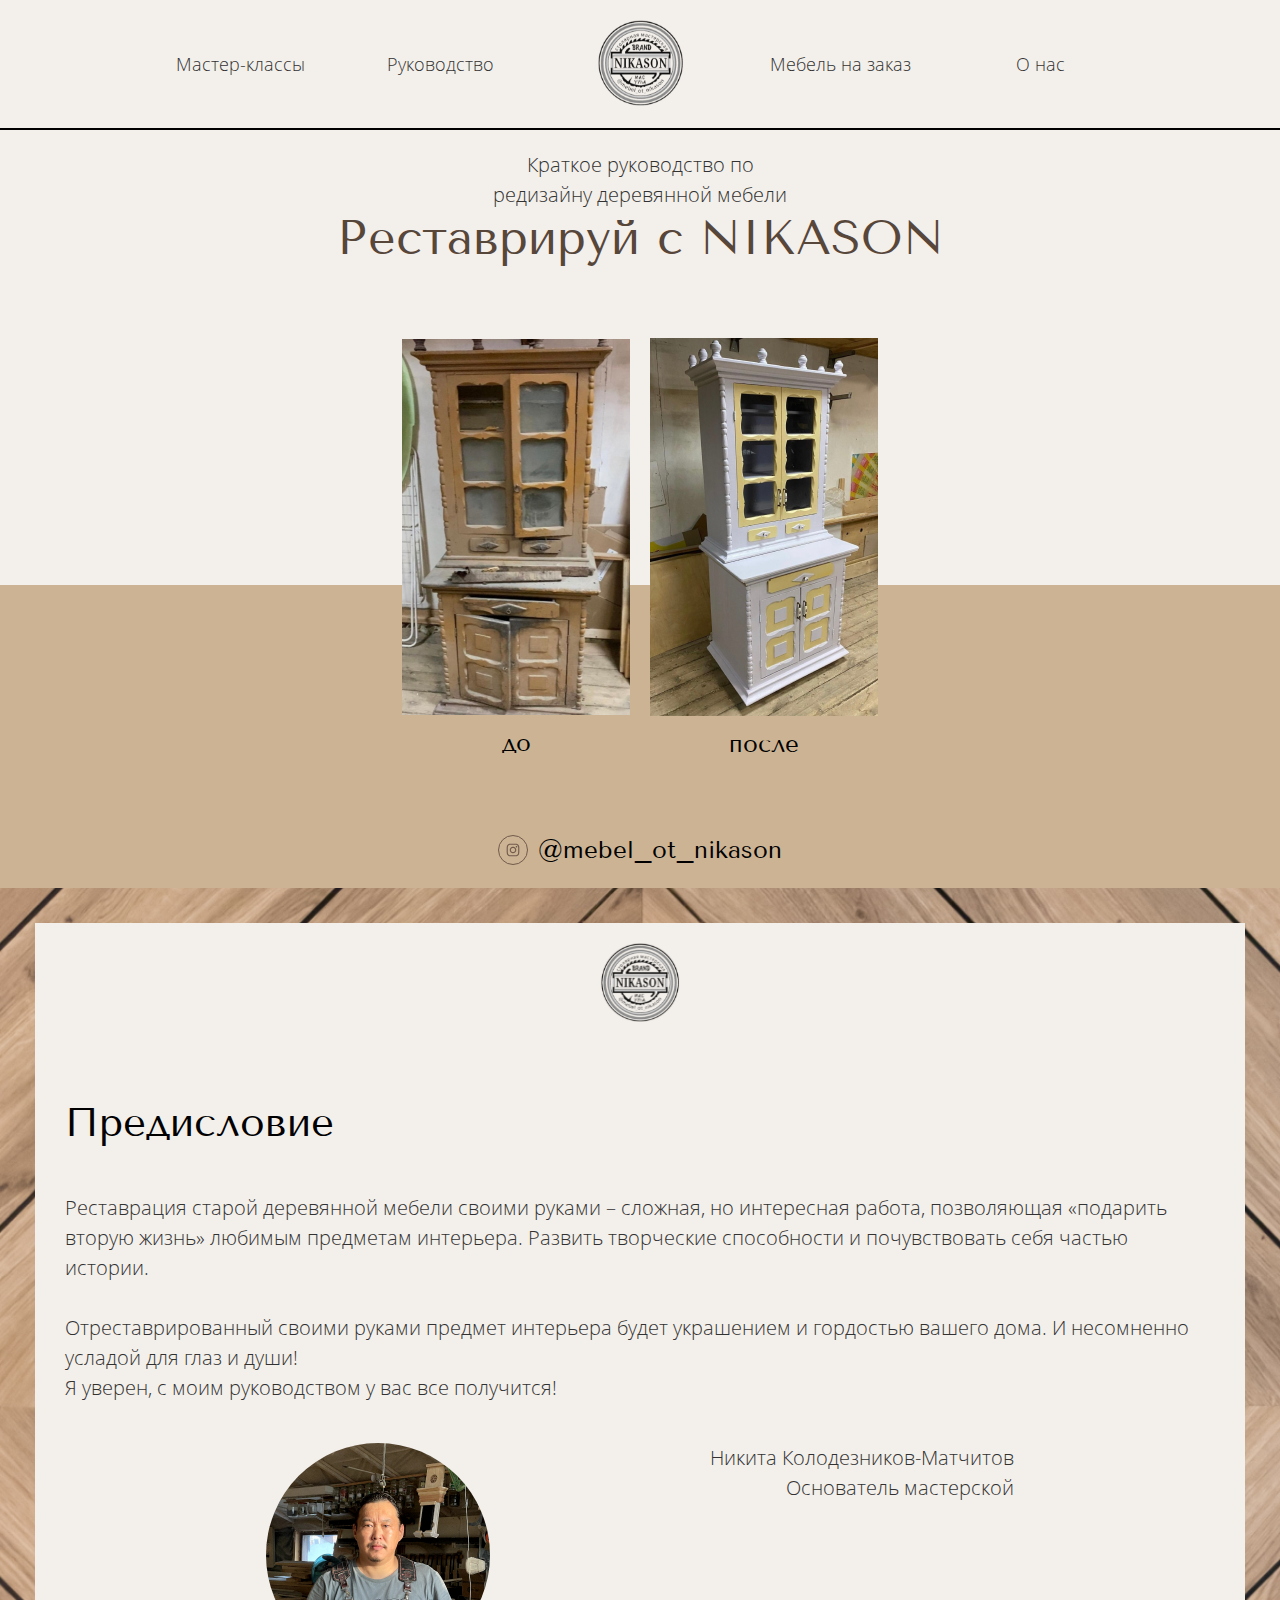
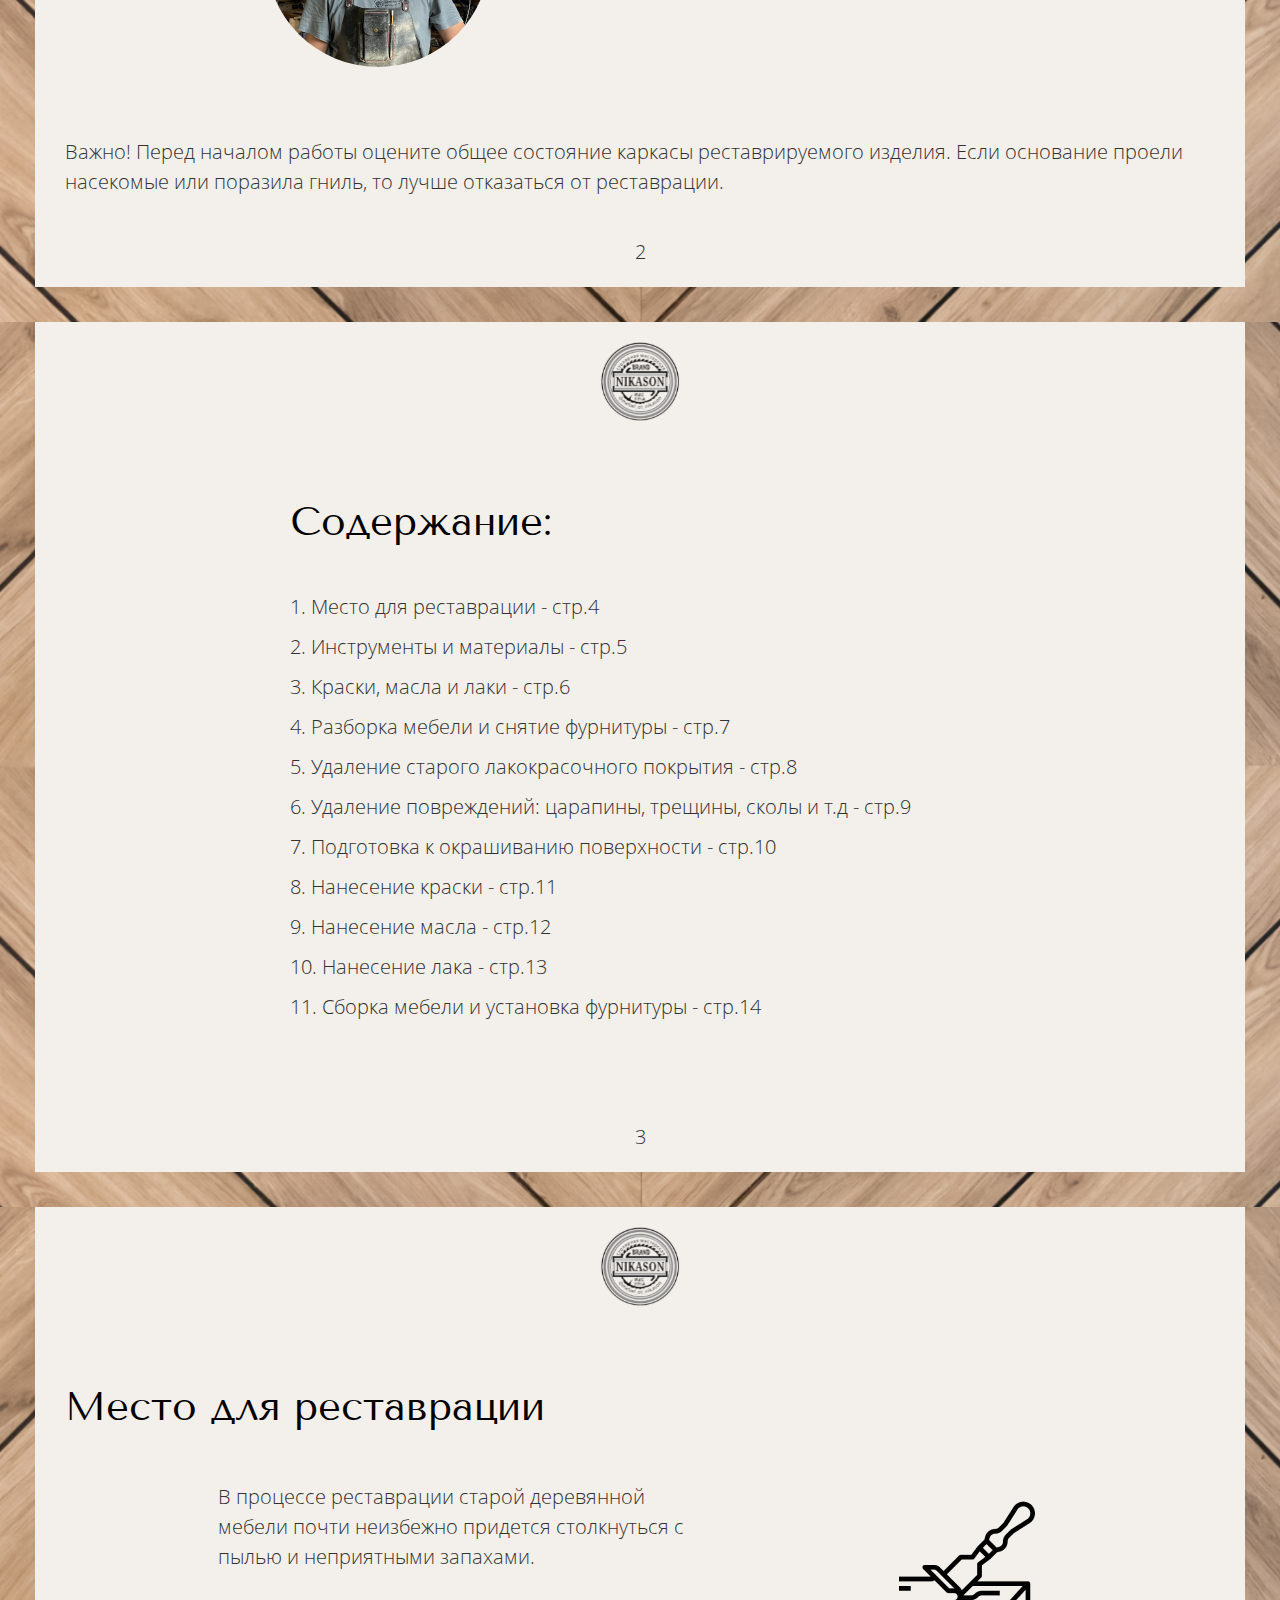
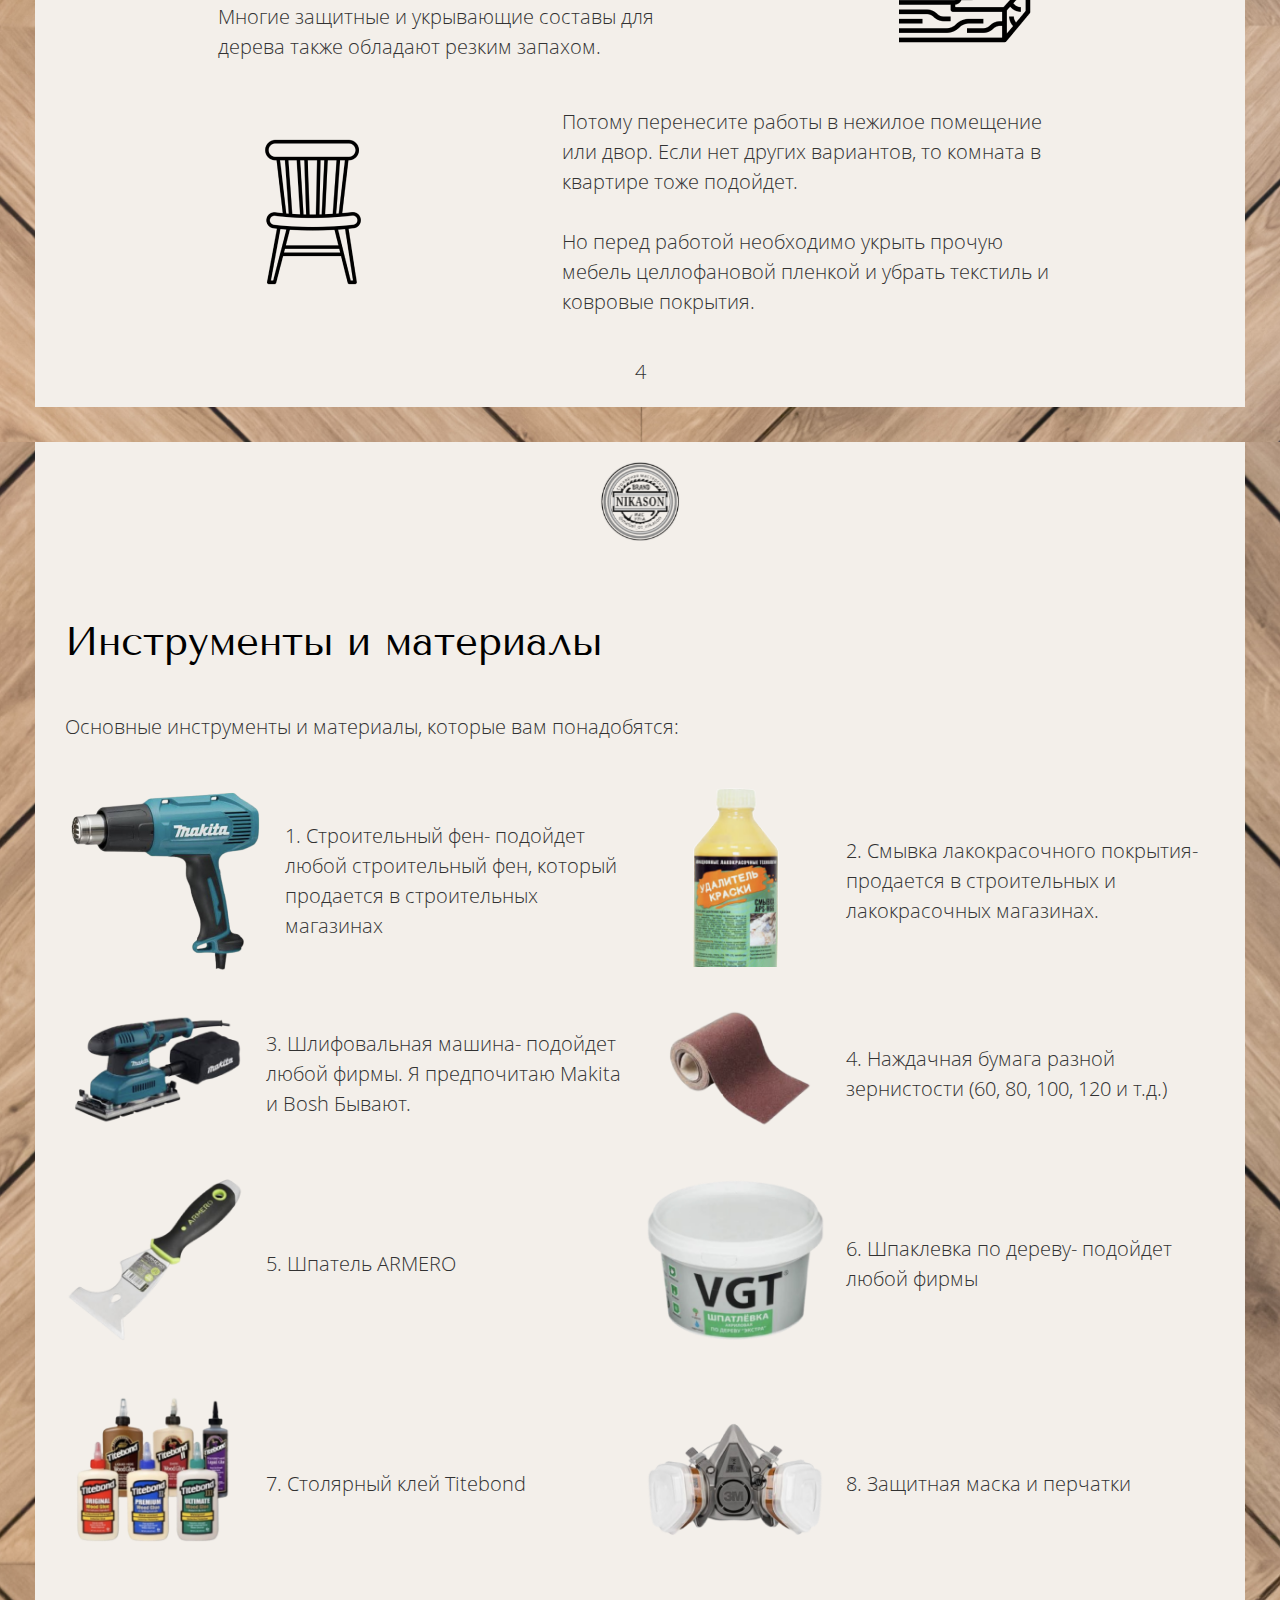
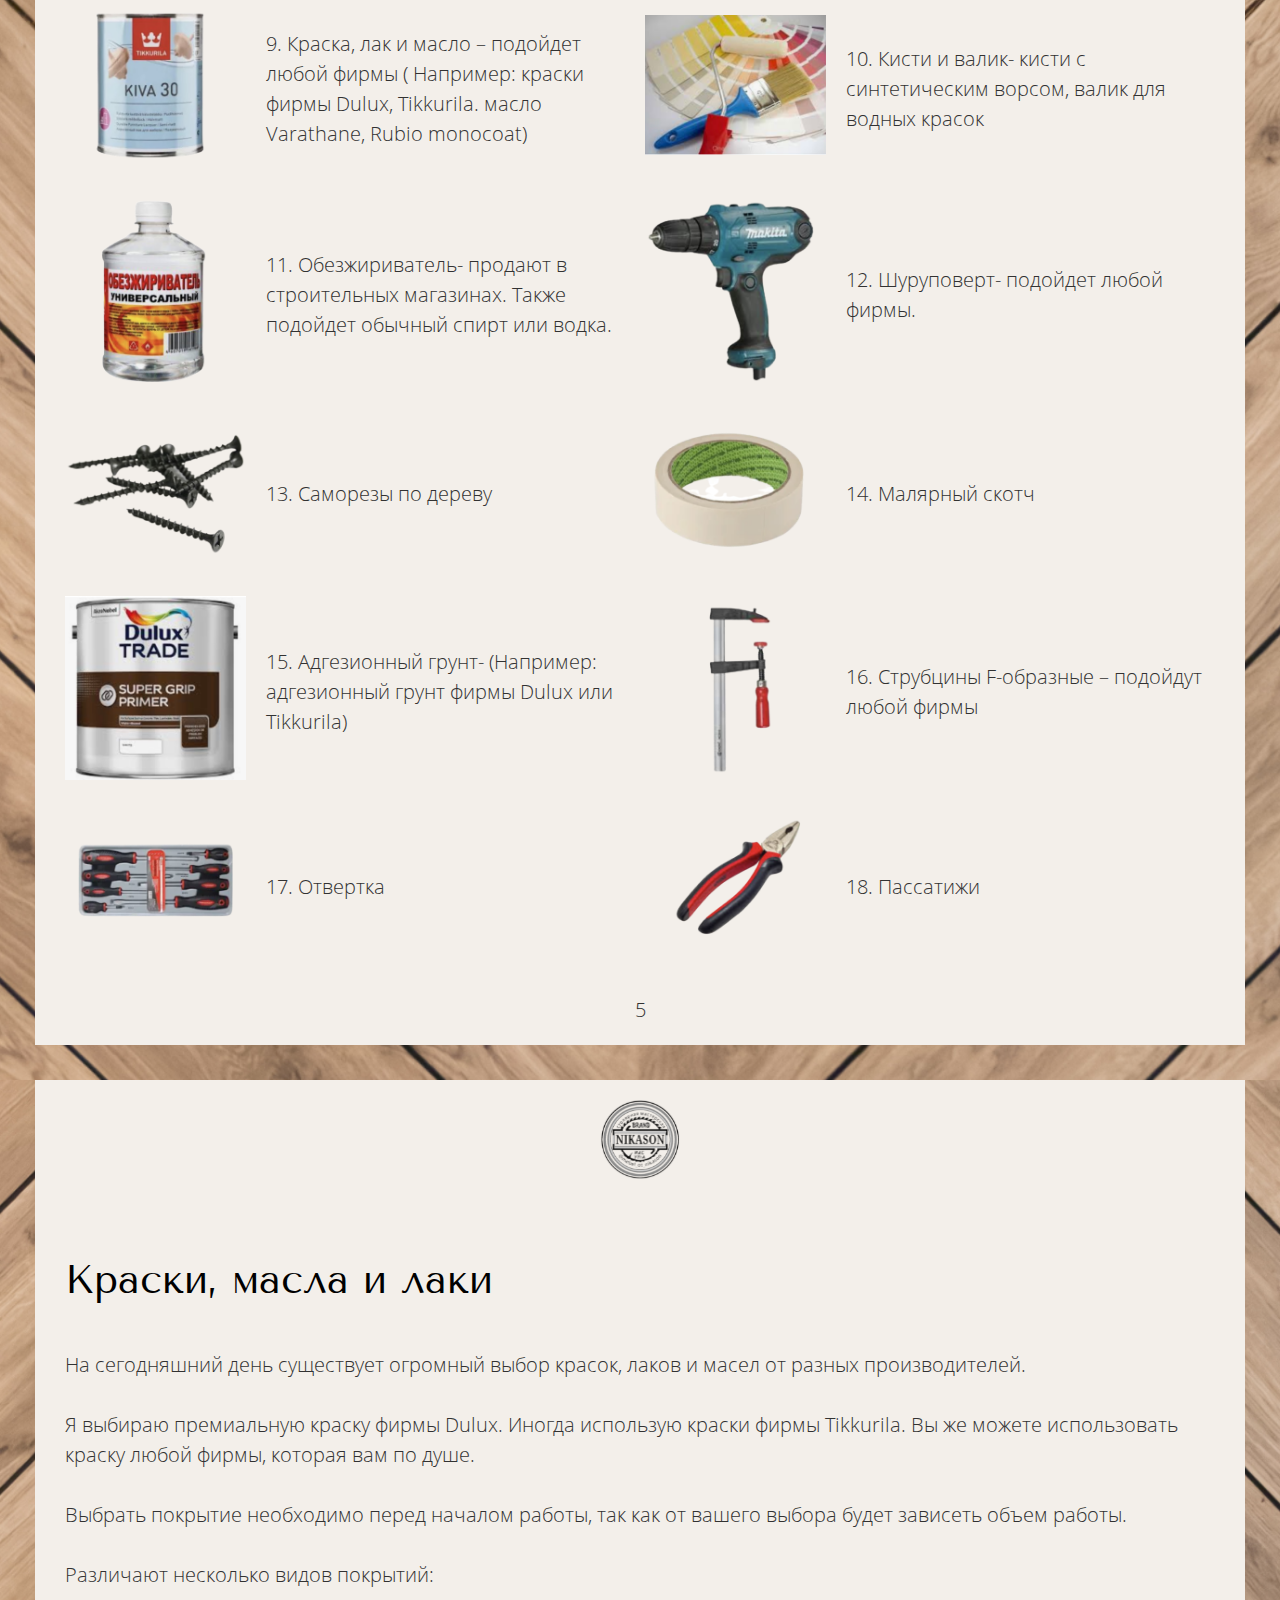
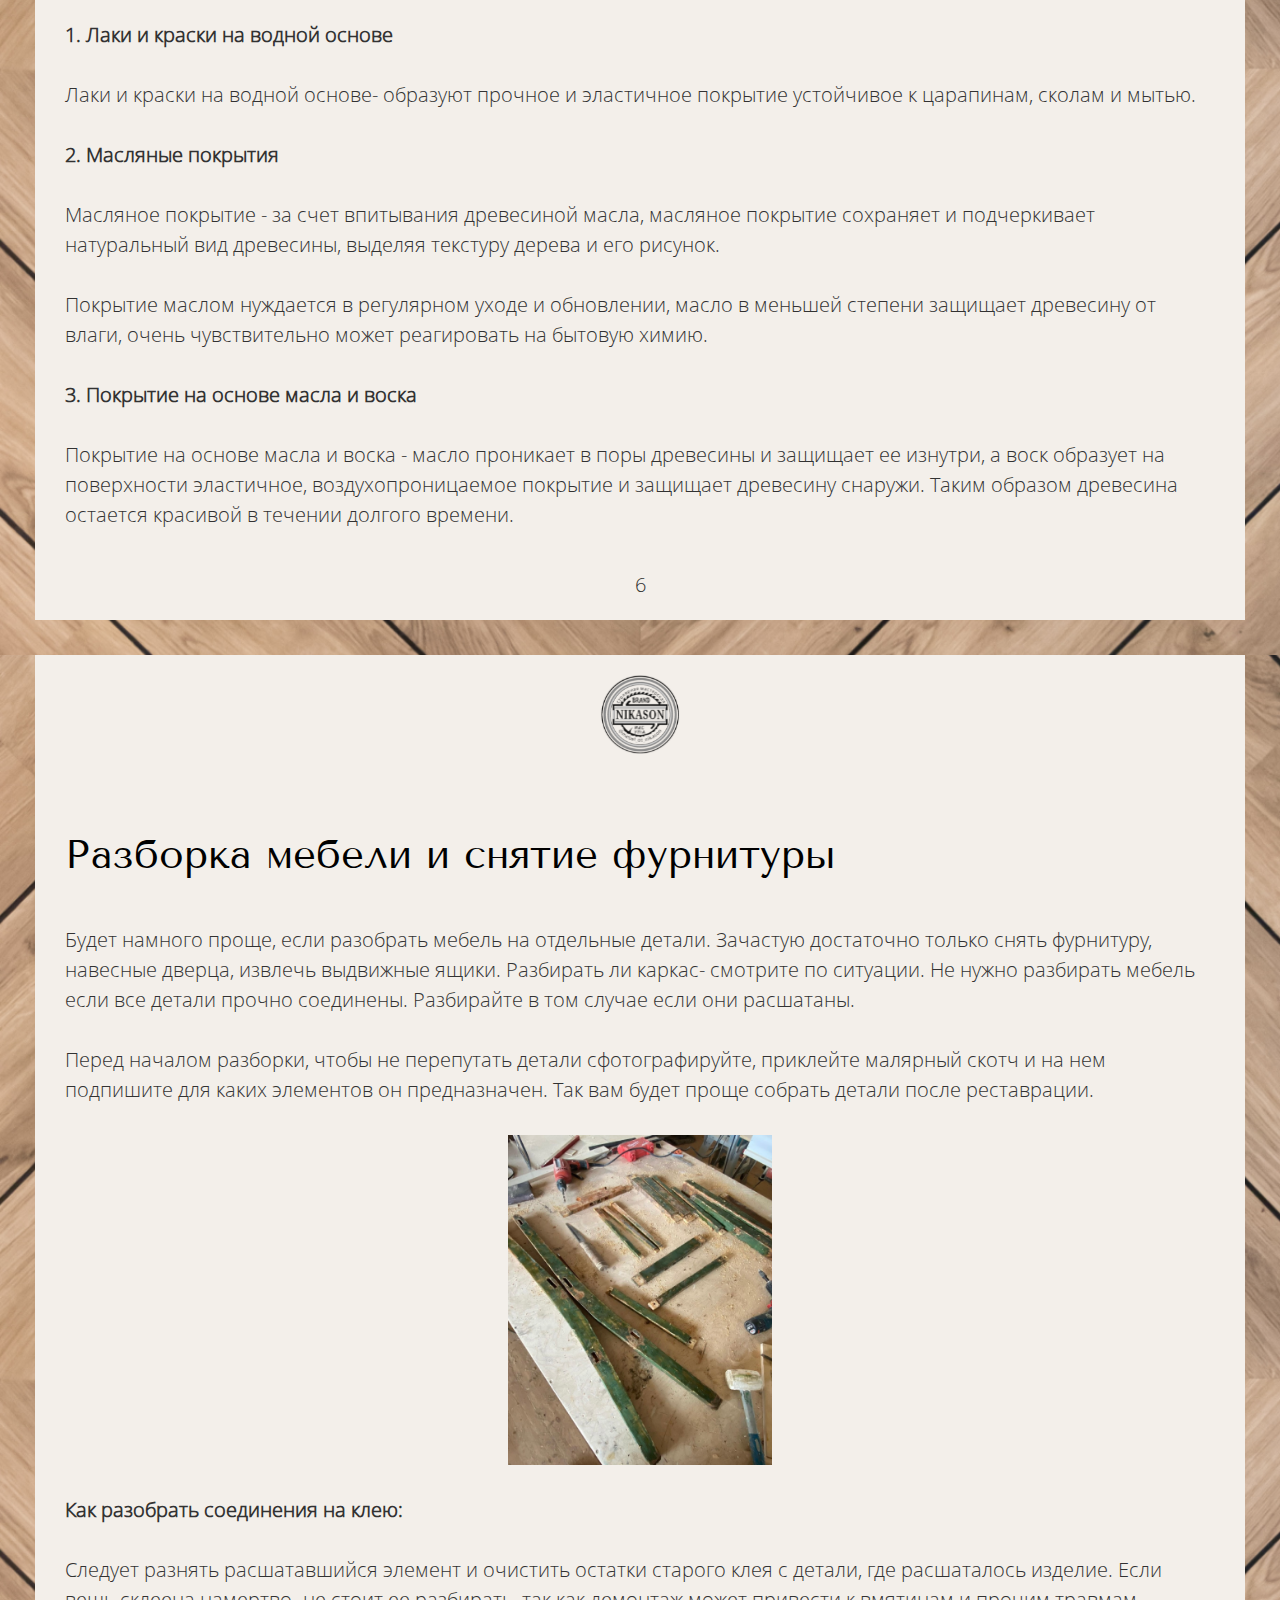
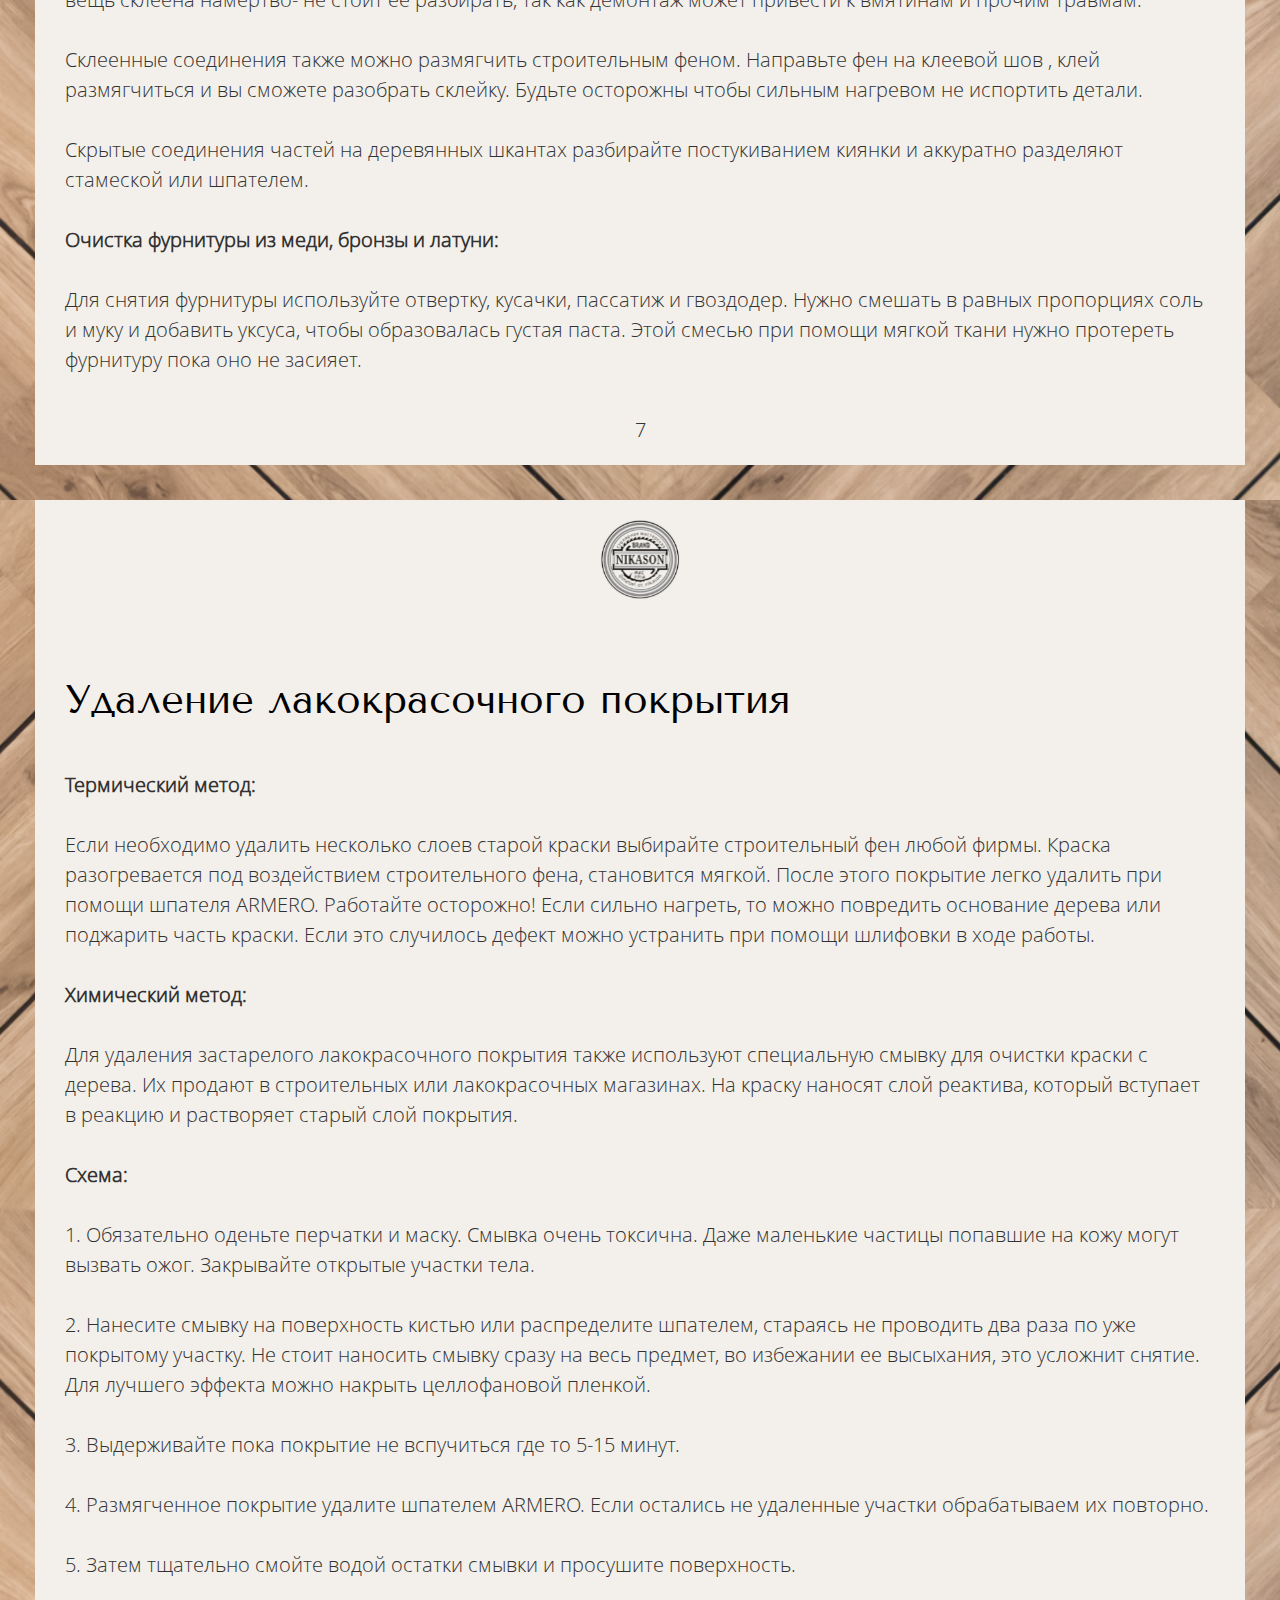
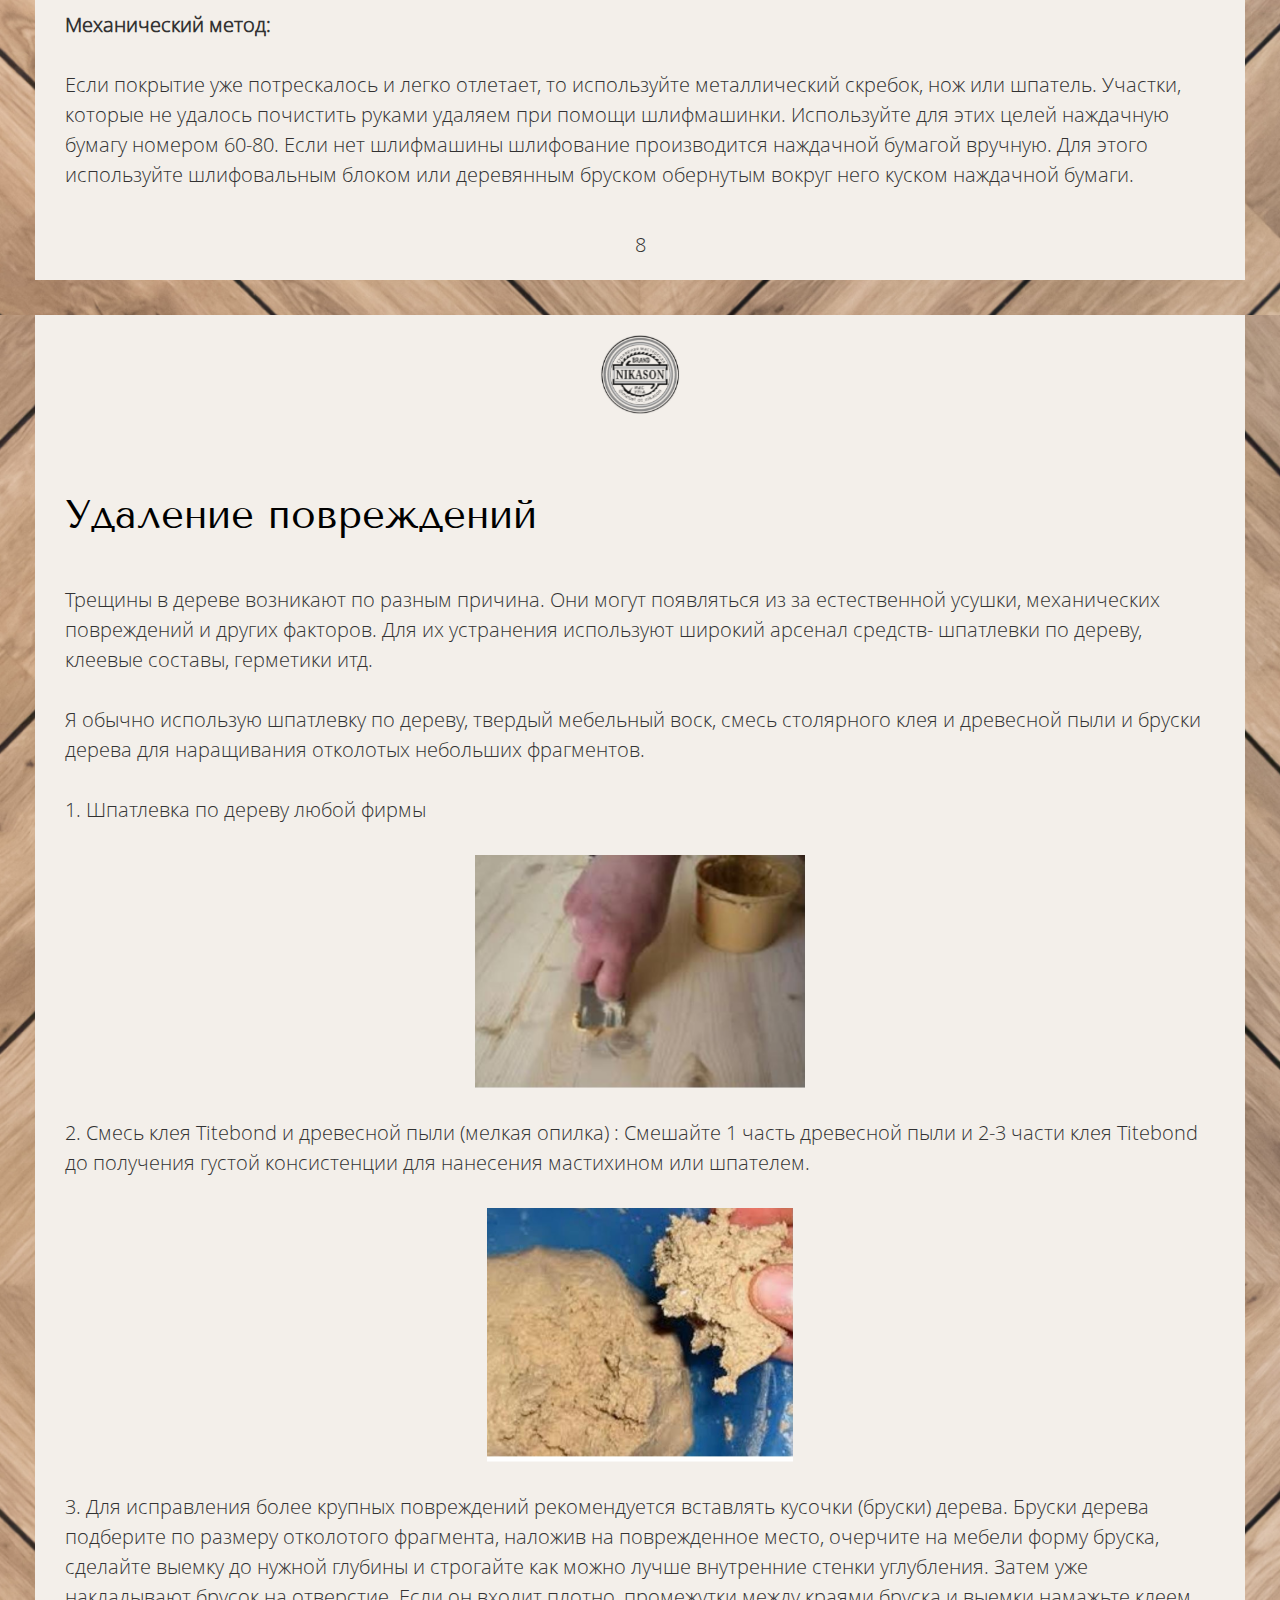
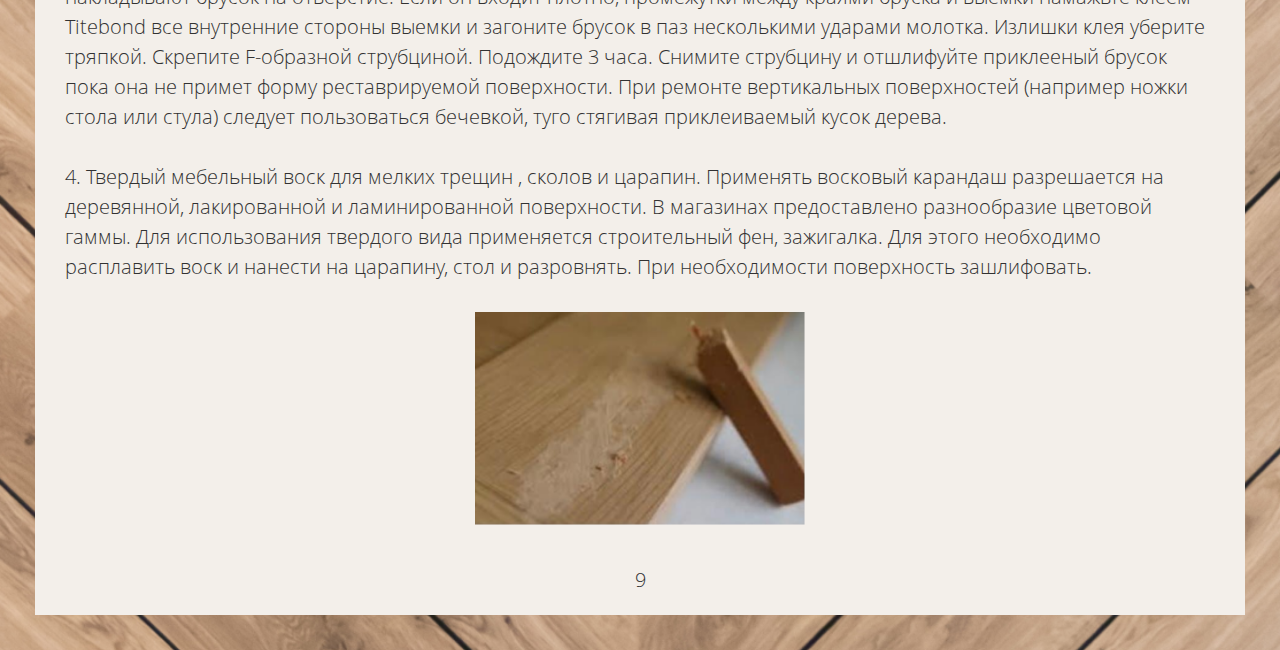
<file: src/manual.html>
<!DOCTYPE html>
<html lang="ru">
    <head>
        <meta charset="UTF-8">
        <meta name="viewport" content="width=device-width, initial-scale=1.0">
        <link rel="stylesheet" href="css/normalize.css">
        <link rel="stylesheet" href="css/reset.css">
        <link rel="stylesheet" href="css/style.css">
        <link rel="apple-touch-icon" sizes="57x57" href="icons/favicons/apple-icon-57x57.png">
        <link rel="apple-touch-icon" sizes="60x60" href="icons/favicons/apple-icon-60x60.png">
        <link rel="apple-touch-icon" sizes="72x72" href="icons/favicons/apple-icon-72x72.png">
        <link rel="apple-touch-icon" sizes="76x76" href="icons/favicons/apple-icon-76x76.png">
        <link rel="apple-touch-icon" sizes="114x114" href="icons/favicons/apple-icon-114x114.png">
        <link rel="apple-touch-icon" sizes="120x120" href="icons/favicons/apple-icon-120x120.png">
        <link rel="apple-touch-icon" sizes="144x144" href="icons/favicons/apple-icon-144x144.png">
        <link rel="apple-touch-icon" sizes="152x152" href="icons/favicons/apple-icon-152x152.png">
        <link rel="apple-touch-icon" sizes="180x180" href="icons/favicons/apple-icon-180x180.png">
        <link rel="icon" type="image/png" sizes="192x192" href="icons/favicons/android-icon-192x192.png">
        <link rel="icon" type="image/png" sizes="32x32" href="icons/favicons/favicon-32x32.png">
        <link rel="icon" type="image/png" sizes="96x96" href="icons/favicons/favicon-96x96.png">
        <link rel="icon" type="image/png" sizes="16x16" href="icons/favicons/favicon-16x16.png">
        <link rel="manifest" href="icons/favicons/manifest.json">
        <meta name="msapplication-TileColor" content="#ffffff">
        <meta name="msapplication-TileImage" content="/ms-icon-144x144.png">
        <meta name="theme-color" content="#ffffff">
        <title>Руководство</title>
    </head>
<body>
    <div class="container">
        <!-- меню сайта -->
        <header class="header">
            <!-- меня для планшетов и мобильной версии -->
            <div class="header__hamburger hamburger">
                <input class="hamburger__input" type="checkbox" id="hamburger">
                <nav class="hamburger__navigation nav">
                    <ul class="nav__list">
                        <li class="nav__item"><a class="nav__link" href="master-classes.html">Мастер-классы</a></li>
                        <li class="nav__item"><a class="nav__link" href="manual.html">Руководство</a></li>
                        <li class="nav__item"><a class="nav__link" href="order-furniture.html">Мебель на заказ</a></li>
                        <li class="nav__item"><a class="nav__link" href="about-us.html">О нас</a></li>
                    </ul>
                </nav>
                <label class="hamburger__btn" for="hamburger"><span></span></label>
            </div>
            <!-- меню сайта -->
            <nav class="header__navigation nav-menu">
                <ul class="nav-menu__list">
                    <li class="nav-menu__item"><a class="nav-menu__link" href="master-classes.html">Мастер-классы</a></li>
                    <li class="nav-menu__item"><a class="nav-menu__link" href="manual.html">Руководство</a></li>
                    <!-- логотип сайта -->
                    <div class="nav-menu__item"><a class="nav-menu__logo" href="../index.html"> <img class="nav-menu__logo" src="icons/nikason-logo.svg" alt="logo"></a></div>
                    <li class="nav-menu__item"><a class="nav-menu__link" href="order-furniture.html">Мебель на заказ</a></li>
                    <li class="nav-menu__item"><a class="nav-menu__link" href="about-us.html">О нас</a></li>
                </ul>
            </nav>
        </header>

        <!-- первая страница -->
        <section class="page-1">
            <!-- описание и заголовок -->
            <div class="page-1__description description mb-7rem">
                <p class="description__text text text_fs-20px">Краткое руководство по <br>редизайну деревянной мебели</p>
                <h1 class="description__title title-h1">Реставрируй с NIKASON</h1>
            </div>
            <!-- изображения -->
            <div class="page-1__img img title-h3 mb-7rem">
                <div class="img__img"><img src="img/manual/page-1_img-1.png" alt="img">до</div>
                <div class="img__img img__img_anm"><img src="img/manual/page-1_img-2.png" alt="img">после</div>
            </div>
            <!-- инстаграм -->
            <div class="page-1__nickname nickname">
                <img class="nickname__logo" src="icons/instagram.svg" alt="instagram">
                <p class="nickname__link title-h3">@mebel_ot_nikason</p>
            </div>
        </section>

        <!-- вторая страница -->
        <section class="page-background">
            <div class="page page-2 text text_fs-20px">
                <!-- логотип -->
                <div class="page-2__logo logo mb-7rem">
                    <a href="#"><img class="logo__nikason-logo" src="icons/nikason-logo.svg" alt="logo"></a>
                </div>
                <!-- описание и заголовок -->
                <div class="page-2__content content mb-4rem">
                    <h2 class="content__title title-h2 title-h2_black mb-4rem">Предисловие</h2>
                    <p class="content__text mb-4rem">Реставрация старой деревянной мебели своими руками – сложная, но интересная работа, позволяющая «подарить вторую жизнь» любимым предметам интерьера. Развить творческие способности и почувствовать себя частью истории. <br><br>Отреставрированный своими руками предмет интерьера будет украшением и гордостью вашего дома.  И несомненно усладой для глаз и души! <br>Я уверен, с моим руководством у вас все получится!</p>
                    <!-- информация об основателе мастерской -->
                    <div class="content__founder founder mb-7rem">
                        <img class="founder__img" src="img/manual/page-2-img.png" alt="img">
                        <div class="founder__text">
                            <p class="founder__text-1">Никита Колодезников-Матчитов</p>
                            <p class="founder__text-2">Основатель мастерской</p>
                        </div>
                    </div>
                    <p class="content__text">Важно! Перед началом работы оцените общее состояние каркасы реставрируемого изделия. Если основание проели насекомые или поразила гниль, то лучше отказаться от реставрации. 
                    </p>
                </div>
                <!-- номер страницы -->
                <div class="page-2__page-number page-number">
                    <p class="page-number__number">2</p>
                </div>
            </div>
        </section>

        <!-- третья страница -->
        <section class="page-background page-background_pb">
            <div class="page page-3 text text_fs-20px">
                <!-- логотип -->
                <div class="page-3__logo logo mb-7rem">
                    <a href="#"><img class="logo__nikason-logo" src="icons/nikason-logo.svg" alt="logo"></a>
                </div>
                <!-- заголовок и содержание -->
                <div class="page-3__content-list content-list">
                    <h2 class="content-list__title title-h2 title-h2_black mb-4rem">Содержание:</h2>
                    <ul class="content-list__list-pages">
                        <a class="content-list__link" href="#"><li class="content-list__page">1. Место для реставрации - стр.4</li></a>
                        <a class="content-list__link" href="#"><li class="content-list__page">2. Инструменты и материалы - стр.5</li></a>
                        <a class="content-list__link" href="#"><li class="content-list__page">3. Краски, масла и лаки - стр.6</li></a>
                        <a class="content-list__link" href="#"><li class="content-list__page">4. Разборка мебели и снятие фурнитуры - стр.7</li></a>
                        <a class="content-list__link" href="#"><li class="content-list__page">5. Удаление старого лакокрасочного покрытия - стр.8</li></a>
                        <a class="content-list__link" href="#"><li class="content-list__page">6. Удаление повреждений: царапины, трещины, сколы и т.д - стр.9</li></a>
                        <a class="content-list__link" href="#"><li class="content-list__page">7. Подготовка к окрашиванию поверхности - стр.10</li></a>
                        <a class="content-list__link" href="#"><li class="content-list__page">8. Нанесение краски - стр.11</li></a>
                        <a class="content-list__link" href="#"><li class="content-list__page">9. Нанесение масла - стр.12</li></a>
                        <a class="content-list__link" href="#"><li class="content-list__page">10. Нанесение лака - стр.13</li></a>
                        <a class="content-list__link" href="#"><li class="content-list__page">11. Сборка мебели и установка фурнитуры - стр.14</li></a>
                    </ul>
                </div>
                <!-- номер страницы -->
                <div class="page-3__page-number page-number">
                    <p class="page-number__number">3</p>
                </div>
            </div>
        </section>

        <!-- четвертая страница -->
        <section class="page-background page-background_pb">
            <div class="page page-4 text text_fs-20px">
                <!-- логотип -->
                <div class="page-4__logo logo mb-7rem">
                    <a href="#"><img class="logo__nikason-logo" src="icons/nikason-logo.svg" alt="logo"></a>
                </div>
                <!-- заголовок и содержание -->
                <div class="page-4__redesign-recommendation redesign-recommendationn mb-4rem">
                    <h2 class="redesign-recommendation__title title-h2 title-h2_black mb-4rem">Место для реставрации</h2>
                    <div class="redesign-recommendation__content mb-4rem">
                        <p class="redesign-recommendation__text">В процессе реставрации старой деревянной мебели почти неизбежно придется столкнуться с пылью и неприятными запахами. <br><br>Многие защитные и укрывающие составы для дерева также обладают резким запахом.</p>
                        <img class="redesign-recommendation__img" src="img/manual/page-4_img-1.png" alt="img">
                    </div>
                    <div class="redesign-recommendation__content">
                        <img class="redesign-recommendation__img" src="img/manual/page-4_img-2.png" alt="img">
                        <p class="redesign-recommendation__text">Потому перенесите работы в нежилое помещение или двор. Если нет других вариантов, то комната в квартире тоже подойдет. <br><br>Но перед работой необходимо укрыть прочую мебель целлофановой пленкой и убрать текстиль и ковровые покрытия.</p>
                    </div>
                </div>
                <!-- номер страницы -->
                <div class="page-4__page-number page-number">
                    <p class="page-number__number">4</p>
                </div>
            </div>
        </section>

        <!-- пятая страница -->
        <section class="page-background page-background_pb">
            <div class="page page-5 text text_fs-20px">
                <!-- логотип -->
                <div class="page-5__logo logo mb-7rem">
                    <a href="#"><img class="logo__nikason-logo" src="icons/nikason-logo.svg" alt="logo"></a>
                </div>
                <!-- заголовок и содержание -->
                <div class="page-5__tools-materials tools-materials mb-4rem">
                    <h2 class="tools-materials__title title-h2 title-h2_black mb-4rem">Инструменты и материалы</h2>
                    <p class="tools-materials__text-1 mb-4rem">Основные инструменты и материалы, которые вам понадобятся:</p>
                    <!-- материалы, инструменты и описание -->
                    <div class="tools-materials__box">
                        <div class="tools-materials__content">
                            <!-- фото -->
                            <div class="tools-materials__img" ><img src="img/manual/page-5_img-1.png" alt="img"></div>
                            <!-- описание -->
                            <p class="tools-materials__text-2">1. Строительный фен- подойдет любой строительный фен, который продается в строительных магазинах</p>
                        </div>
                        <div class="tools-materials__content">
                            <!-- фото -->
                            <div class="tools-materials__img" ><img src="img/manual/page-5_img-2.png" alt="img"></div>
                            <!-- описание -->
                            <p class="tools-materials__text-2">2. Смывка лакокрасочного покрытия- продается в строительных и лакокрасочных магазинах.</p>
                        </div>
                        <div class="tools-materials__content">
                            <!-- фото -->
                            <div class="tools-materials__img" ><img src="img/manual/page-5_img-3.png" alt="img"></div>
                            <!-- описание -->
                            <p class="tools-materials__text-2">3. Шлифовальная машина- подойдет любой фирмы. Я предпочитаю Makita и Bosh Бывают.</p>
                        </div>
                        <div class="tools-materials__content">
                            <!-- фото -->
                            <div class="tools-materials__img" ><img src="img/manual/page-5_img-4.png" alt="img"></div>
                            <!-- описание -->
                            <p class="tools-materials__text-2">4. Наждачная бумага разной зернистости (60, 80, 100, 120 и т.д.)</p>
                        </div>
                        <div class="tools-materials__content">
                            <!-- фото -->
                            <div class="tools-materials__img" ><img src="img/manual/page-5_img-5.png" alt="img"></div>
                            <!-- описание -->
                            <p class="tools-materials__text-2">5. Шпатель ARMERO</p>
                        </div>
                        <div class="tools-materials__content">
                            <!-- фото -->
                            <div class="tools-materials__img" ><img src="img/manual/page-5_img-6.png" alt="img"></div>
                            <!-- описание -->
                            <p class="tools-materials__text-2">6. Шпаклевка по дереву- подойдет любой фирмы</p>
                        </div>
                        <div class="tools-materials__content">
                            <!-- фото -->
                            <div class="tools-materials__img" ><img src="img/manual/page-5_img-7.png" alt="img"></div>
                            <!-- описание -->
                            <p class="tools-materials__text-2">7. Столярный клей Titebond</p>
                        </div>
                        <div class="tools-materials__content">
                            <!-- фото -->
                            <div class="tools-materials__img" ><img src="img/manual/page-5_img-8.png" alt="img"></div>
                            <!-- описание -->
                            <p class="tools-materials__text-2">8. Защитная маска и перчатки</p>
                        </div>
                        <div class="tools-materials__content">
                            <!-- фото -->
                            <div class="tools-materials__img" ><img src="img/manual/page-5_img-9.png" alt="img"></div>
                            <!-- описание -->
                            <p class="tools-materials__text-2">9. Краска, лак и масло – подойдет любой фирмы ( Например: краски фирмы Dulux, Tikkurila. масло Varathane, Rubio monocoat)</p>
                        </div>
                        <div class="tools-materials__content">
                            <!-- фото -->
                            <div class="tools-materials__img" ><img src="img/manual/page-5_img-10.png" alt="img"></div>
                            <!-- описание -->
                            <p class="tools-materials__text-2">10. Кисти и валик- кисти с синтетическим ворсом, валик для водных красок</p>
                        </div>
                        <div class="tools-materials__content">
                            <!-- фото -->
                            <div class="tools-materials__img" ><img src="img/manual/page-5_img-11.png" alt="img"></div>
                            <!-- описание -->
                            <p class="tools-materials__text-2">11. Обезжириватель- продают в строительных магазинах. Также подойдет обычный спирт или водка.</p>
                        </div>
                        <div class="tools-materials__content">
                            <!-- фото -->
                            <div class="tools-materials__img" ><img src="img/manual/page-5_img-12.png" alt="img"></div>
                            <!-- описание -->
                            <p class="tools-materials__text-2">12. Шуруповерт- подойдет любой фирмы.</p>
                        </div>
                        <div class="tools-materials__content">
                            <!-- фото -->
                            <div class="tools-materials__img" ><img src="img/manual/page-5_img-13.png" alt="img"></div>
                            <!-- описание -->
                            <p class="tools-materials__text-2">13. Саморезы по дереву</p>
                        </div>
                        <div class="tools-materials__content">
                            <!-- фото -->
                            <div class="tools-materials__img" ><img src="img/manual/page-5_img-14.png" alt="img"></div>
                            <!-- описание -->
                            <p class="tools-materials__text-2">14. Малярный скотч</p>
                        </div>
                        <div class="tools-materials__content">
                            <!-- фото -->
                            <div class="tools-materials__img" ><img src="img/manual/page-5_img-15.png" alt="img"></div>
                            <!-- описание -->
                            <p class="tools-materials__text-2">15. Адгезионный грунт- (Например: адгезионный грунт фирмы Dulux или Tikkurila)</p>
                        </div>
                        <div class="tools-materials__content">
                            <!-- фото -->
                            <div class="tools-materials__img" ><img src="img/manual/page-5_img-16.png" alt="img"></div>
                            <!-- описание -->
                            <p class="tools-materials__text-2">16. Струбцины F-образные – подойдут любой фирмы</p>
                        </div>
                        <div class="tools-materials__content">
                            <!-- фото -->
                            <div class="tools-materials__img" ><img src="img/manual/page-5_img-17.png" alt="img"></div>
                            <!-- описание -->
                            <p class="tools-materials__text-2">17. Отвертка</p>
                        </div>
                        <div class="tools-materials__content">
                            <!-- фото -->
                            <div class="tools-materials__img" ><img src="img/manual/page-5_img-18.png" alt="img"></div>
                            <!-- описание -->
                            <p class="tools-materials__text-2">18. Пассатижи</p>
                        </div>
                    </div>
                    
                </div>
                <!-- номер страницы -->
                <div class="page-5__page-number page-number">
                    <p class="page-number__number">5</p>
                </div>
            </div>
        </section>

        <!-- шестая страница -->
        <section class="page-background page-background_pb">
            <div class="page page-6 text text_fs-20px">
                <!-- логотип -->
                <div class="page-6__logo logo mb-7rem">
                    <a href="#"><img class="logo__nikason-logo" src="icons/nikason-logo.svg" alt="logo"></a>
                </div>
                <!-- заголовок и содержание -->
                <div class="page-6__reddesign-guide reddesign-guide mb-4rem">
                    <h2 class="reddesign-guide__title title-h2 title-h2_black mb-4rem">Краски, масла и лаки</h2>
                    <p class="reddesign-guide__text">На сегодняшний день существует огромный выбор красок, лаков и масел от разных производителей. 
                        <br><br>Я выбираю премиальную краску фирмы Dulux. Иногда использую краски фирмы Tikkurila. Вы же можете использовать краску любой фирмы, которая вам по душе. 
                        <br><br>Выбрать покрытие необходимо перед началом работы, так как от вашего выбора будет зависеть объем работы. 
                        <br><br>Различают несколько видов покрытий:<br><br>
                        <span>1. Лаки и краски на водной основе</span>
                        <br><br>Лаки и краски на водной основе- образуют прочное и эластичное покрытие устойчивое к царапинам, сколам и мытью.<br><br>
                        <span>2. Масляные покрытия</span>
                        <br><br>Масляное покрытие - за счет впитывания древесиной масла, масляное покрытие сохраняет и подчеркивает натуральный вид древесины, выделяя текстуру дерева и его рисунок. <br><br>Покрытие маслом нуждается в регулярном уходе и обновлении, масло в меньшей степени защищает древесину от влаги, очень чувствительно может реагировать на бытовую химию.<br><br>
                        <span>3. Покрытие на основе масла и воска</span> 
                        <br><br>Покрытие на основе масла и воска - масло проникает в поры древесины и защищает ее изнутри, а воск образует на поверхности эластичное, воздухопроницаемое покрытие и защищает древесину снаружи. Таким образом древесина остается красивой в течении долгого времени.
                    </p>
                </div>
                <!-- номер страницы -->
                <div class="page-6__page-number page-number">
                    <p class="page-number__number">6</p>
                </div>
            </div>
        </section>

        <!-- седьмая страница -->
        <section class="page-background page-background_pb">
            <div class="page page-7 text text_fs-20px">
                <!-- логотип -->
                <div class="page-7__logo logo mb-7rem">
                    <a href="#"><img class="logo__nikason-logo" src="icons/nikason-logo.svg" alt="logo"></a>
                </div>
                <!-- заголовок и содержание -->
                <div class="page-7__reddesign-guide reddesign-guide mb-4rem">
                    <h2 class="reddesign-guide__title title-h2 title-h2_black mb-4rem">Разборка мебели и снятие фурнитуры</h2>
                    <p class="reddesign-guide__text">Будет намного проще, если разобрать мебель на отдельные детали. Зачастую достаточно только снять фурнитуру, навесные дверца, извлечь выдвижные ящики.  Разбирать ли каркас- смотрите по ситуации. Не нужно разбирать мебель если все детали прочно соединены. Разбирайте в том случае если они расшатаны. 
                        <br><br>Перед началом разборки, чтобы не перепутать детали сфотографируйте, приклейте малярный скотч и на нем подпишите для каких элементов он предназначен. Так вам будет проще собрать детали после реставрации. </p>
                    <img class="reddesign-guide__img" src="img/manual/page-6-img.png" alt="img">
                    <p class="reddesign-guide__text">
                        <span>Как разобрать соединения на клею: </span> 
                        <br><br>Следует разнять расшатавшийся элемент и очистить остатки старого клея с детали, где расшаталось изделие. Если вещь склеена намертво- не стоит ее разбирать, так как демонтаж может привести к вмятинам и прочим травмам. 
                        <br><br>Склеенные соединения также можно размягчить строительным феном. Направьте фен на клеевой шов , клей размягчиться и вы сможете разобрать склейку. Будьте осторожны чтобы сильным нагревом не испортить детали. 
                        <br><br>Скрытые соединения частей на деревянных шкантах разбирайте постукиванием киянки и аккуратно разделяют стамеской или шпателем.<br><br>
                        <span>Очистка фурнитуры из меди, бронзы и латуни:</span>
                        <br><br>Для снятия фурнитуры используйте отвертку, кусачки, пассатиж и гвоздодер. Нужно смешать в равных пропорциях соль и муку и добавить уксуса, чтобы образовалась густая паста. Этой смесью при помощи мягкой ткани нужно протереть фурнитуру пока оно не засияет. 
                    </p>
                </div>
                <!-- номер страницы -->
                <div class="page-7__page-number page-number">
                    <p class="page-number__number">7</p>
                </div>
            </div>
        </section>

        <!-- восьмая страница -->
        <section class="page-background page-background_pb">
            <div class="page page-8 text text_fs-20px">
                <!-- логотип -->
                <div class="page-8__logo logo mb-7rem">
                    <a href="#"><img class="logo__nikason-logo" src="icons/nikason-logo.svg" alt="logo"></a>
                </div>
                <!-- заголовок и содержание -->
                <div class="page-8__reddesign-guide reddesign-guide mb-4rem">
                    <h2 class="reddesign-guide__title title-h2 title-h2_black mb-4rem">Удаление лакокрасочного покрытия</h2>
                    <p class="reddesign-guide__text">
                        <span>Термический метод:</span>
                        <br><br>Если необходимо удалить несколько слоев старой краски выбирайте строительный фен любой фирмы. Краска разогревается под воздействием строительного фена, становится мягкой. После этого покрытие легко удалить при помощи шпателя ARMERO. Работайте осторожно! Если сильно нагреть, то можно повредить основание дерева или поджарить часть краски. Если это случилось дефект можно устранить при помощи шлифовки в ходе работы.<br><br>
                        <span>Химический метод:</span>
                        <br><br>Для удаления застарелого лакокрасочного покрытия также используют специальную смывку для очистки краски с дерева. Их продают в строительных или лакокрасочных магазинах. На краску наносят слой реактива, который вступает в реакцию и растворяет старый слой покрытия. <br><br>
                        <span>Схема:</span>
                        <br><br>1. Обязательно оденьте перчатки и маску. Смывка очень токсична. Даже маленькие частицы попавшие на кожу могут вызвать ожог. Закрывайте открытые участки тела.
                        <br><br>2. Нанесите смывку на поверхность кистью или распределите шпателем, стараясь не проводить два раза по уже покрытому участку. Не стоит наносить смывку сразу на весь предмет, во избежании ее высыхания, это усложнит снятие. Для лучшего эффекта можно накрыть целлофановой пленкой.
                        <br><br>3. Выдерживайте пока покрытие не вспучиться где то 5-15 минут.
                        <br><br>4. Размягченное покрытие удалите шпателем ARMERO. Если остались не удаленные участки обрабатываем их повторно.
                        <br><br>5. Затем тщательно смойте водой остатки смывки и просушите поверхность.<br><br>
                        <span>Механический метод:</span>
                        <br><br>Если покрытие уже потрескалось и легко отлетает, то используйте металлический скребок, нож или шпатель. Участки, которые не удалось почистить руками удаляем при помощи шлифмашинки. Используйте для этих целей наждачную бумагу номером 60-80. Если нет шлифмашины шлифование производится наждачной бумагой вручную. Для этого используйте шлифовальным блоком или деревянным бруском обернутым вокруг него куском наждачной бумаги.
                    </p>
                </div>
                <!-- номер страницы -->
                <div class="page-8__page-number page-number">
                    <p class="page-number__number">8</p>
                </div>
            </div>
        </section>

        <!-- девятая страница -->
        <section class="page-background page-background_pb">
            <div class="page page-9 text text_fs-20px">
                <!-- логотип -->
                <div class="page-9__logo logo mb-7rem">
                    <a href="#"><img class="logo__nikason-logo" src="icons/nikason-logo.svg" alt="logo"></a>
                </div>
                <!-- заголовок и содержание -->
                <div class="page-9__reddesign-guide reddesign-guide mb-4rem">
                    <h2 class="reddesign-guide__title title-h2 title-h2_black mb-4rem">Удаление повреждений</h2>
                    <p class="reddesign-guide__text">
                        Трещины в дереве возникают по разным причина. Они могут появляться из за естественной усушки, механических повреждений и других факторов. Для их устранения используют широкий арсенал средств- шпатлевки по дереву, клеевые составы, герметики итд. 
                        <br><br>Я обычно использую шпатлевку по дереву, твердый мебельный воск, смесь столярного клея и древесной пыли и бруски дерева для наращивания отколотых небольших фрагментов.
                        <br><br>1. Шпатлевка по дереву любой фирмы
                    </p>
                    <img src="img/manual/page-9-img-1.png" alt="img">
                    <p class="reddesign-guide__text">2. Смесь клея Titebond и древесной пыли (мелкая опилка) : Смешайте 1 часть древесной пыли и 2-3 части клея Titebond до получения густой консистенции для нанесения мастихином или шпателем.</p>
                    <img src="img/manual/page-9-img-2.png" alt="img">
                    <p class="reddesign-guide__text">3. Для исправления более крупных повреждений рекомендуется вставлять  кусочки (бруски) дерева. Бруски дерева подберите по размеру отколотого фрагмента, наложив на поврежденное место, очерчите на мебели форму бруска, сделайте выемку до нужной глубины и строгайте как можно лучше внутренние стенки углубления. Затем уже накладывают брусок на отверстие. Если он входит плотно, промежутки между краями бруска и выемки намажьте клеем Titebond все внутренние стороны выемки и загоните брусок в паз несколькими ударами молотка. Излишки клея уберите тряпкой. Скрепите F-образной струбциной. Подождите 3 часа. Снимите струбцину и отшлифуйте приклееный брусок пока она не примет форму реставрируемой поверхности. При ремонте вертикальных поверхностей (например ножки стола или стула) следует пользоваться бечевкой, туго стягивая приклеиваемый кусок дерева.
                        <br><br>4. Твердый мебельный воск для мелких трещин , сколов и царапин. Применять восковый карандаш разрешается на деревянной, лакированной и ламинированной поверхности. В магазинах предоставлено разнообразие цветовой гаммы. Для использования твердого вида применяется строительный фен, зажигалка. Для этого необходимо расплавить воск и нанести на царапину, стол и разровнять. При необходимости поверхность зашлифовать.
                    </p>
                    <img src="img/manual/page-9-img-3.png" alt="img">
                </div>
                <!-- номер страницы -->
                <div class="page-9__page-number page-number">
                    <p class="page-number__number">9</p>
                </div>
            </div>
        </section>
    </div>
</body>
</html>
</file>
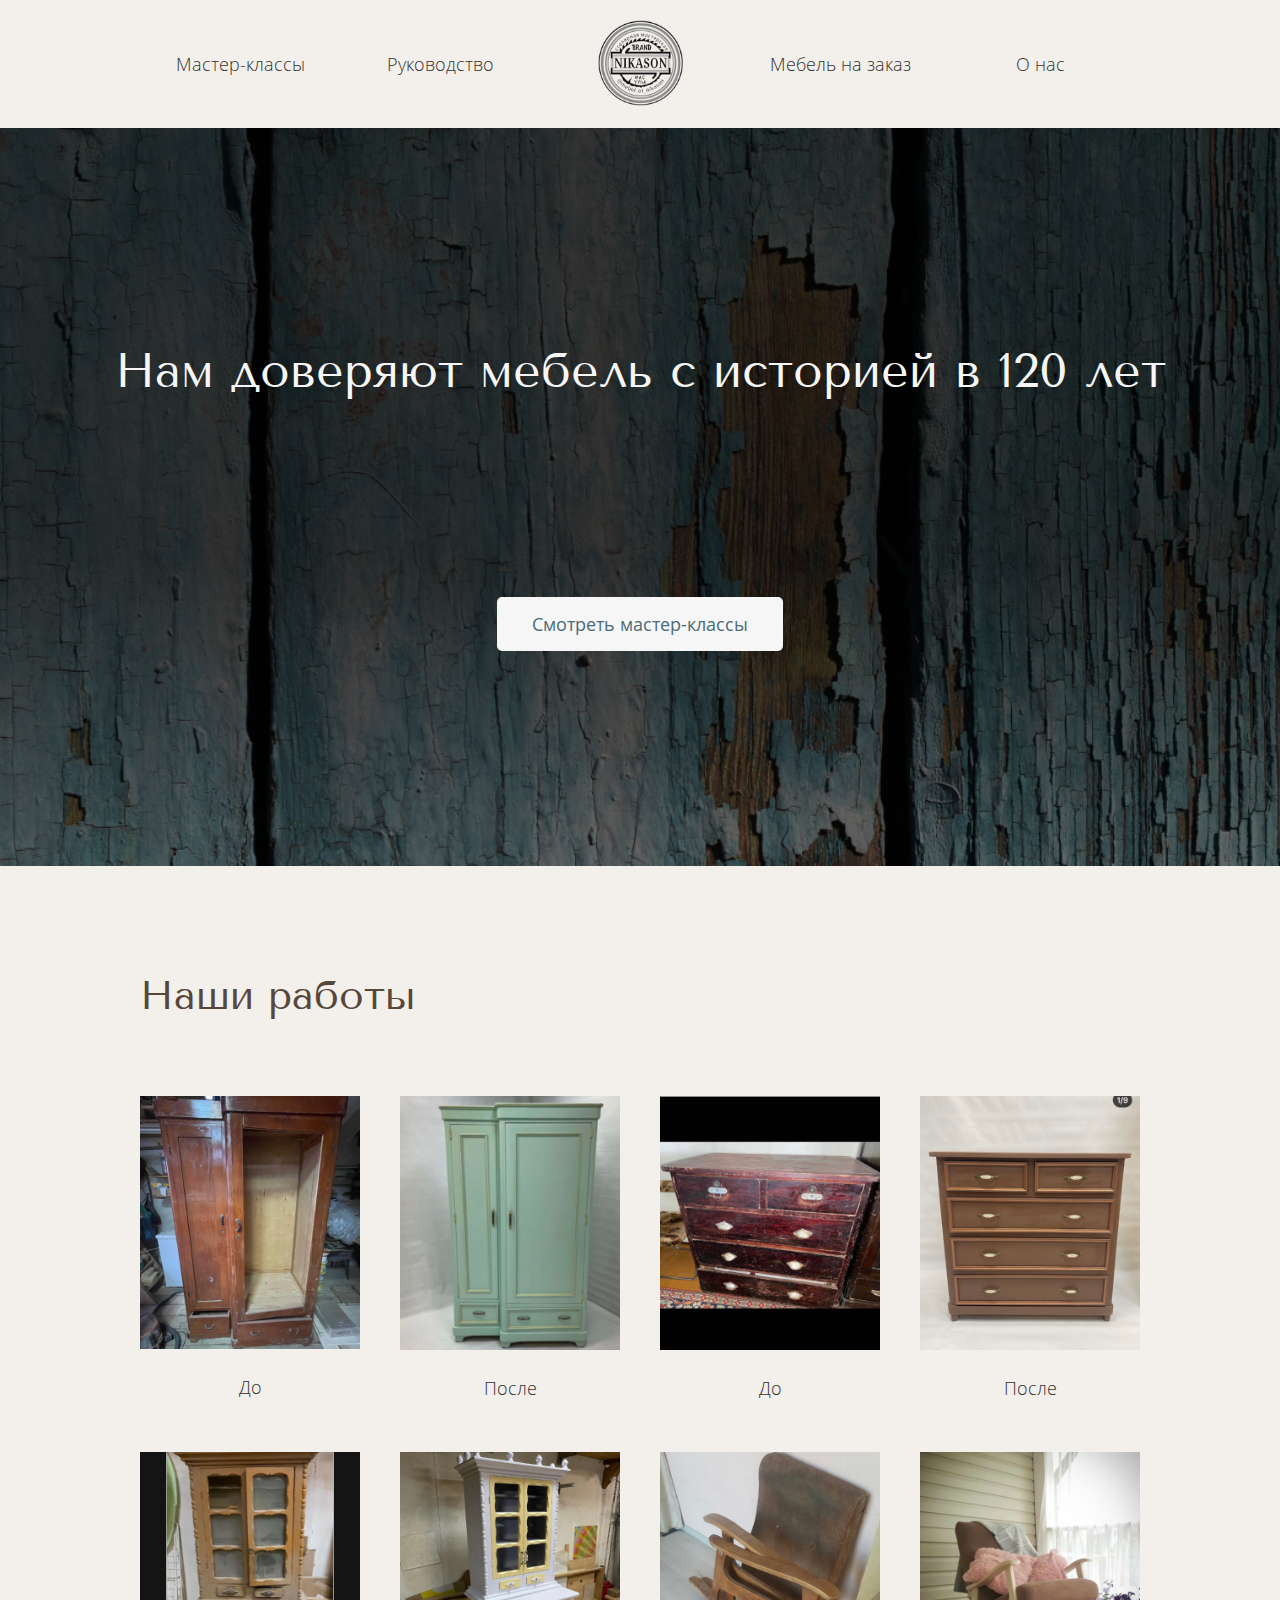
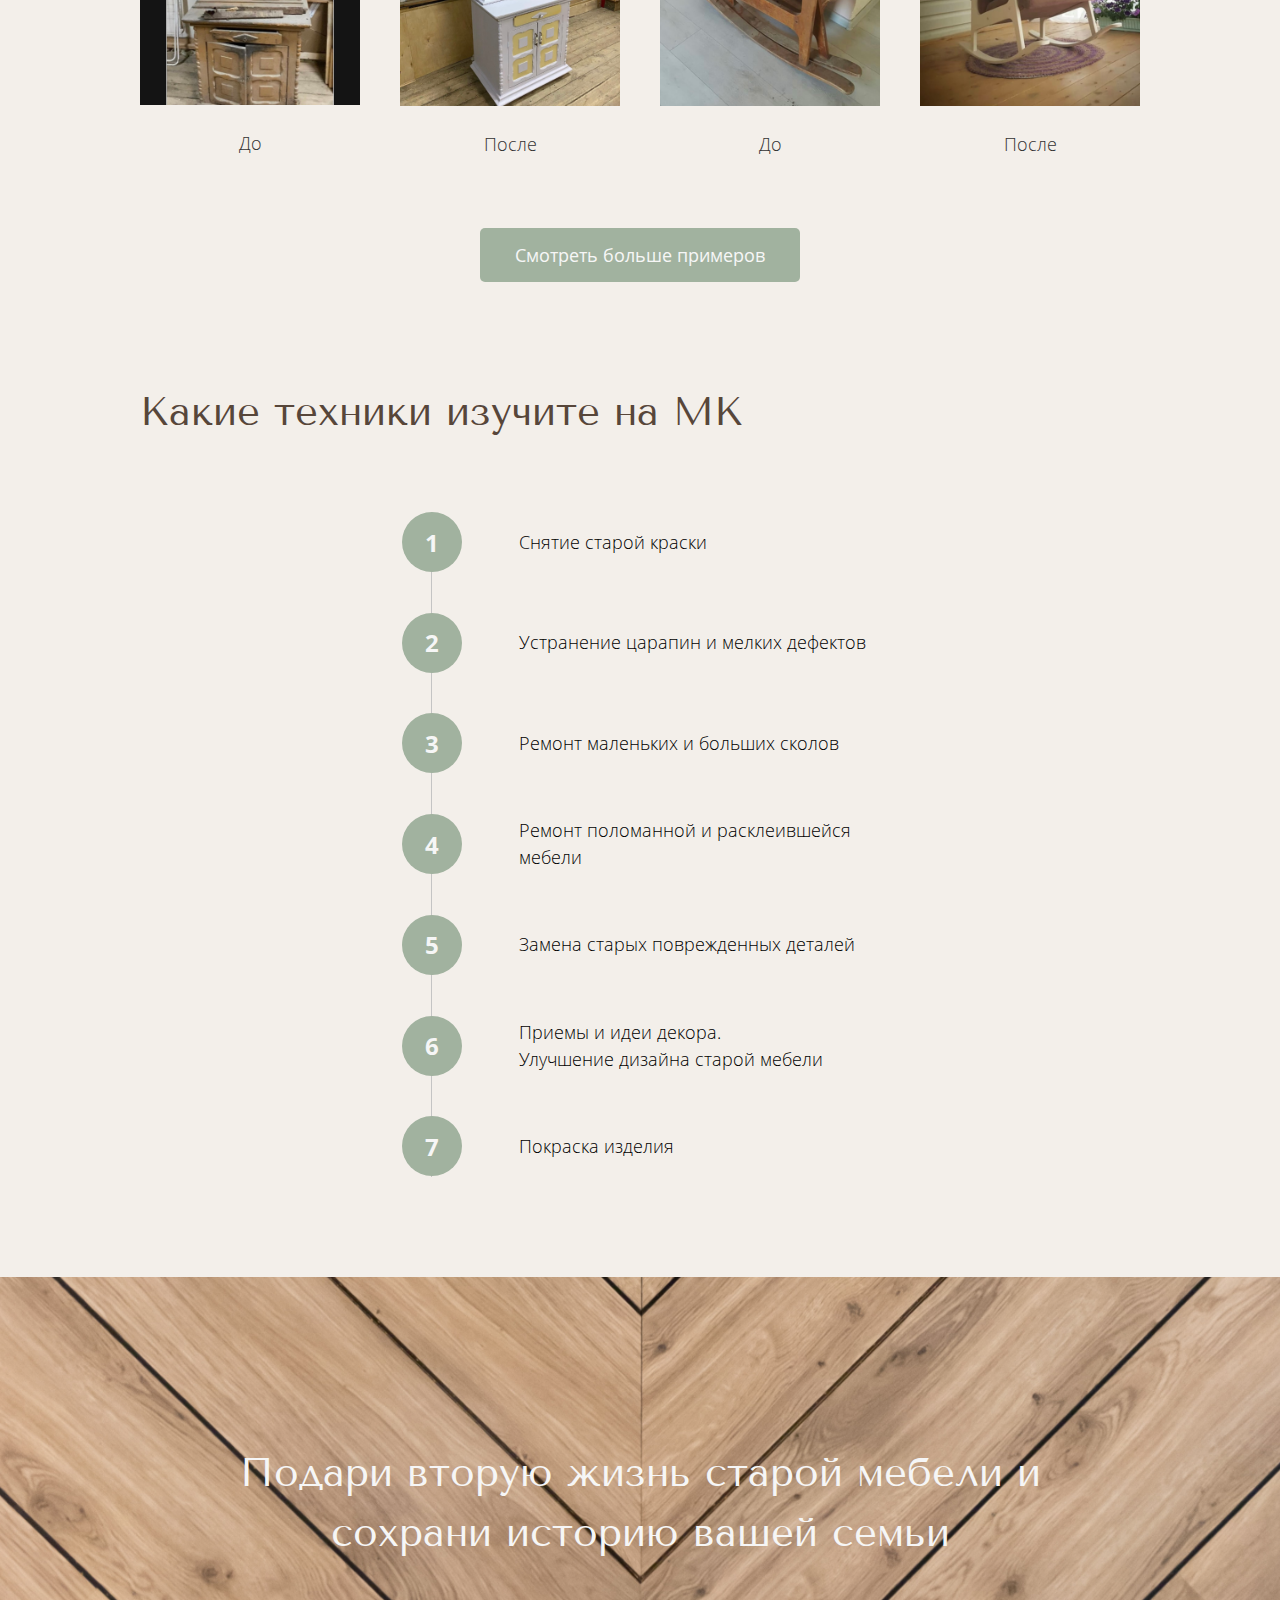
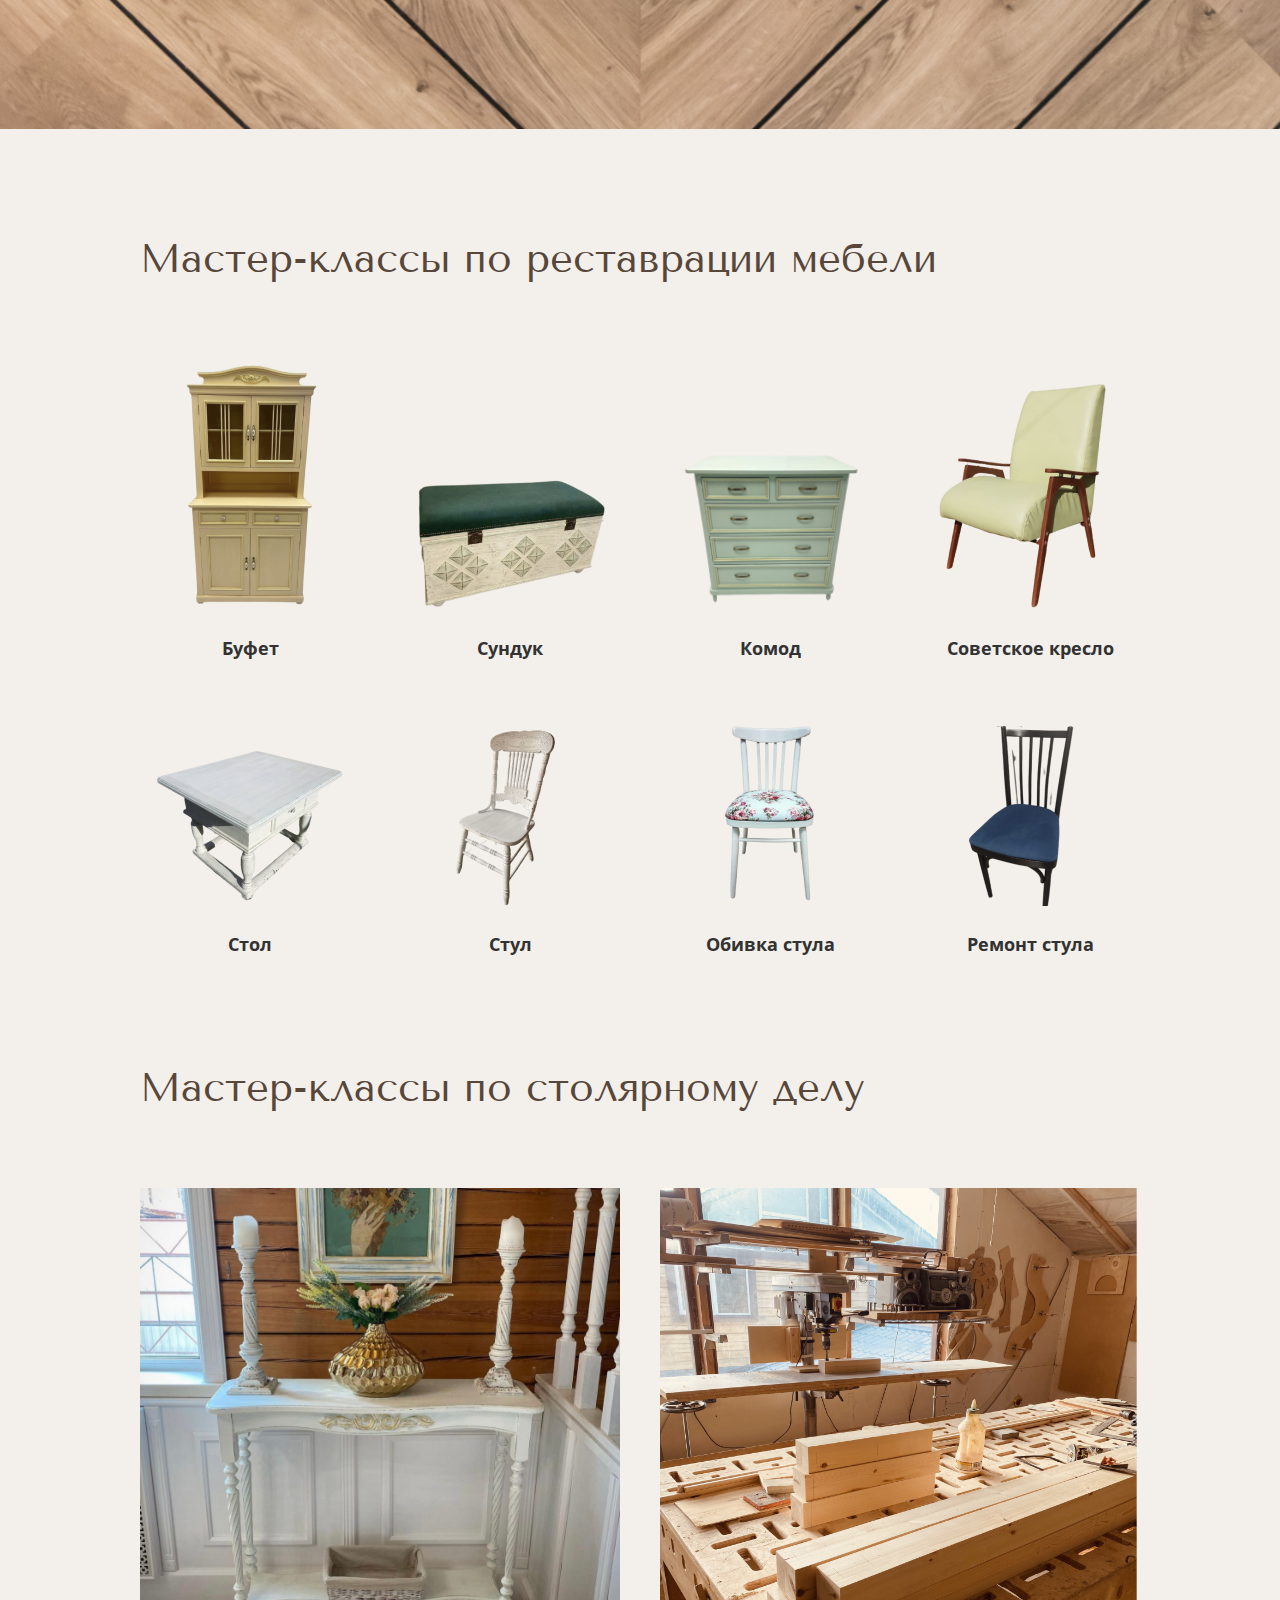
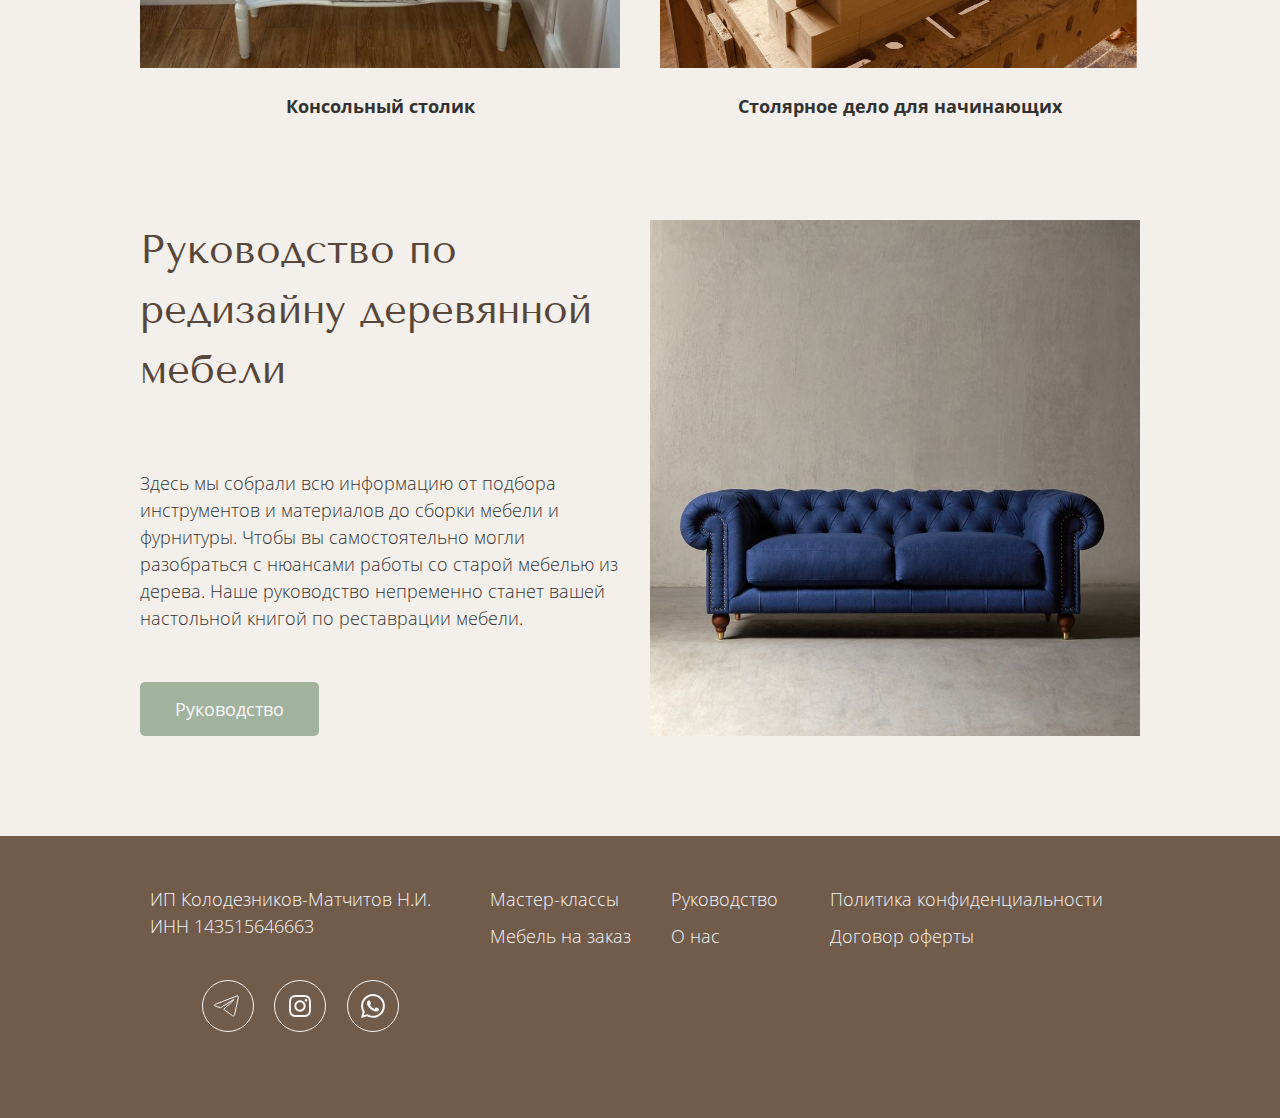
<file: src/master-classes.html>
<!DOCTYPE html>
<html lang="ru">
    <head>
        <meta charset="UTF-8">
        <meta name="viewport" content="width=device-width, initial-scale=1.0">
        <link rel="stylesheet" href="css/normalize.css">
        <link rel="stylesheet" href="css/reset.css">
        <link rel="stylesheet" href="css/style.css">
        <link rel="apple-touch-icon" sizes="57x57" href="icons/favicons/apple-icon-57x57.png">
        <link rel="apple-touch-icon" sizes="60x60" href="icons/favicons/apple-icon-60x60.png">
        <link rel="apple-touch-icon" sizes="72x72" href="icons/favicons/apple-icon-72x72.png">
        <link rel="apple-touch-icon" sizes="76x76" href="icons/favicons/apple-icon-76x76.png">
        <link rel="apple-touch-icon" sizes="114x114" href="icons/favicons/apple-icon-114x114.png">
        <link rel="apple-touch-icon" sizes="120x120" href="icons/favicons/apple-icon-120x120.png">
        <link rel="apple-touch-icon" sizes="144x144" href="icons/favicons/apple-icon-144x144.png">
        <link rel="apple-touch-icon" sizes="152x152" href="icons/favicons/apple-icon-152x152.png">
        <link rel="apple-touch-icon" sizes="180x180" href="icons/favicons/apple-icon-180x180.png">
        <link rel="icon" type="image/png" sizes="192x192" href="icons/favicons/android-icon-192x192.png">
        <link rel="icon" type="image/png" sizes="32x32" href="icons/favicons/favicon-32x32.png">
        <link rel="icon" type="image/png" sizes="96x96" href="icons/favicons/favicon-96x96.png">
        <link rel="icon" type="image/png" sizes="16x16" href="icons/favicons/favicon-16x16.png">
        <link rel="manifest" href="icons/favicons/manifest.json">
        <meta name="msapplication-TileColor" content="#ffffff">
        <meta name="msapplication-TileImage" content="/ms-icon-144x144.png">
        <meta name="theme-color" content="#ffffff">
        <title>Мастер-классы</title>
    </head>

<body>
    <div class="container master-classes-container">
        <header class="master-classes">
            <!-- меня для планшетов и мобильной версии -->
            <div class="master-classes__header hamburger">
                <input class="hamburger__input" type="checkbox" id="hamburger">
                <nav class="hamburger__navigation nav">
                    <ul class="nav__list">
                        <li class="nav__item"><a class="nav__link" href="master-classes.html">Мастер-классы</a></li>
                        <li class="nav__item"><a class="nav__link" href="manual.html">Руководство</a></li>
                        <li class="nav__item"><a class="nav__link" href="order-furniture.html">Мебель на заказ</a></li>
                        <li class="nav__item"><a class="nav__link" href="about-us.html">О нас</a></li>
                    </ul>
                </nav>
                <label class="hamburger__btn" for="hamburger"><span></span></label>
            </div>
            <!-- меню сайта -->
            <nav class="master-classes__navigation nav-menu">
                <ul class="nav-menu__list">
                    <li class="nav-menu__item"><a class="nav-menu__link" href="master-classes.html">Мастер-классы</a></li>
                    <li class="nav-menu__item"><a class="nav-menu__link" href="manual.html">Руководство</a></li>
                    <!-- логотип сайта -->
                    <div class="nav-menu__item"><a class="nav-menu__logo" href="../index.html"> <img class="nav-menu__logo" src="icons/nikason-logo.svg" alt="logo"></a></div>
                    <li class="nav-menu__item"><a class="nav-menu__link" href="order-furniture.html">Мебель на заказ</a></li>
                    <li class="nav-menu__item"><a class="nav-menu__link" href="about-us.html">О нас</a></li>
                </ul>
            </nav>
            <!-- заголовок и кнопка -->
            <div class="master-classes__section">
                <h1 class="master-classes__title title-h1 title-h1_white">Нам доверяют мебель с историей в 120 лет</h1>
                <div class="master-classes__btn"><a class="main-btn main-btn_white" href="#">Смотреть мастер-классы</a></div>
            </div>
        </header>

        <!-- секция работ -->
        <section class="our-works">
            <h2 class="our-works__title title-h2 mb-7rem">Наши работы</h2>
            <div class="our-works__works mb-7rem">
                <div class="our-works__img text"><img src="img/master-classes-page/our-works-1.png" alt="img">До</div>
                <div class="our-works__img text"><img src="img/master-classes-page/our-works-2.png" alt="img">После</div>
                <div class="our-works__img text"><img src="img/master-classes-page/our-works-3.png" alt="img">До</div>
                <div class="our-works__img text"><img src="img/master-classes-page/our-works-4.png" alt="img">После</div>
                <div class="our-works__img text"><img src="img/master-classes-page/our-works-5.png" alt="img">До</div>
                <div class="our-works__img text"><img src="img/master-classes-page/our-works-6.png" alt="img">После</div>
                <div class="our-works__img text"><img src="img/master-classes-page/our-works-7.png" alt="img">До</div>
                <div class="our-works__img text"><img src="img/master-classes-page/our-works-8.png" alt="img">После</div>
            </div>
            <!-- кнопка -->
            <div class="our-works__btn"><a class="main-btn" href="#">Смотреть больше примеров</a></div>
        </section>

        <!-- секция техники мк -->
        <section class="mc-techniques">
            <h2 class="mc-techniques__title title-h2 mb-7rem">Какие техники изучите на МК</h2>
            <ul class="mc-techniques__list list text text_black">
                <div class="list__line"></div>
                <p class="list__number list__number_1">1</p>
                <li class="list__item">Снятие старой краски</li>
                <p class="list__number list__number_2">2</p>
                <li class="list__item">Устранение царапин и мелких дефектов</li>
                <p class="list__number list__number_3">3</p>
                <li class="list__item">Ремонт маленьких и  больших сколов</li>
                <p class="list__number list__number_4">4</p>
                <li class="list__item">Ремонт поломанной и расклеившейся мебели</li>
                <p class="list__number list__number_5">5</p>
                <li class="list__item">Замена старых поврежденных деталей</li>
                <p class="list__number list__number_6">6</p>
                <li class="list__item">Приемы и идеи декора. <br>Улучшение дизайна старой мебели</li>
                <p class="list__number list__number_7">7</p>
                <li class="list__item">Покраска изделия</li>
            </ul>
        </section>

        <!-- фоновая картинка и заголовок -->
        <section class="section-background">
            <h2 class="section-background__title title-h2 title-h2_white">Подари вторую жизнь старой мебели и сохрани историю вашей семьи</h2>
        </section>

        <!-- секция по реставрации мебели -->
        <section class="restoration">
            <h2 class="restoration__title title-h2 mb-7rem">Мастер-классы по реставрации мебели</h2>
            <div class="restoration__furniture">
                <div class="restoration__img text text_font-bold"><img src="img/master-classes-page/restoration-1.png" alt="img">Буфет</div>
                <div class="restoration__img text text_font-bold"><img src="img/master-classes-page/restoration-2.png" alt="img">Сундук</div>
                <div class="restoration__img text text_font-bold"><img src="img/master-classes-page/restoration-3.png" alt="img">Комод</div>
                <div class="restoration__img text text_font-bold"><img src="img/master-classes-page/restoration-4.png" alt="img">Советское кресло</div>
                <div class="restoration__img text text_font-bold"><img src="img/master-classes-page/restoration-5.png" alt="img">Стол</div>
                <div class="restoration__img text text_font-bold"><img src="img/master-classes-page/restoration-6.png" alt="img">Стул</div>
                <div class="restoration__img text text_font-bold"><img src="img/master-classes-page/restoration-7.png" alt="img">Обивка стула</div>
                <div class="restoration__img text text_font-bold"><img src="img/master-classes-page/restoration-8.png" alt="img">Ремонт стула</div>
            </div>
        </section>

        <!-- секция по столярному делу -->
        <section class="joinery">
            <h2 class="joinery__title title-h2 mb-7rem">Мастер-классы по столярному делу</h2>
            <div class="joinery__furniture">
                <div class="joinery__img text text_font-bold"><img src="img/master-classes-page/joinery-1.png" alt="img">Консольный столик</div>
                <div class="joinery__img text text_font-bold"><img src="img/master-classes-page/joinery-2.png" alt="img">Столярное дело для начинающих</div>
            </div>
        </section>

        <!-- руководство по редизайну -->
        <section class="redesign">
            <!-- левая часть секции -->
            <div class="redesign__left-side">
                <h2 class="redesign__title title-h2 mb-7rem">Руководство по редизайну деревянной мебели</h2>
                <p class="redesign__text text">Здесь мы собрали всю информацию от подбора инструментов и материалов до сборки мебели и фурнитуры. Чтобы вы самостоятельно могли разобраться с нюансами работы со старой мебелью из дерева. Наше руководство непременно станет вашей настольной книгой по реставрации мебели.</p>
                <!-- кнопка -->
                <div class="redesign__btn"><a class="main-btn" href="#">Руководство</a></div>
            </div>
            <!-- правая часть секции -->
            <div class="redesign__right-side">

            </div>
        </section>

        <!-- footer -->
        <footer class="footer">
            <!-- ИП и ИНН -->
            <p class="footer__text text text_white">ИП Колодезников-Матчитов Н.И. <br>ИНН 143515646663</p>
            <!-- меню -->
            <nav class="footer__menu menu">
                <ul class="menu__list">
                    <li class="menu__item"><a class="menu__link text text_white" href="master-classes.html">Мастер-классы</a></li>
                    <li class="menu__item"><a class="menu__link text text_white" href="manual.html">Руководство</a></li>
                    <li class="menu__item"><a class="menu__link text text_white" href="order-furniture.html">Мебель на заказ</a></li>
                    <li class="menu__item"><a class="menu__link text text_white" href="about-us.html">О нас</a></li>
                </ul>
            </nav>
            <div class="footer__agreement">
                <a class="footer__agreement-link text text_white" href="#">Политика конфиденциальности</a>
                <a class="footer__agreement-link text text_white" href="#">Договор оферты</a>
            </div>
            <!-- иконки соц-сетей -->
            <div class="footer__icons">
                <a class="footer__link" href="#"><img class="footer__link footer__link_img" src="icons/icon-footer-1.svg" alt="telegram"></a>
                <a class="footer__link" href="#"><img class="footer__link footer__link_img" src="icons/icon-footer-2.svg" alt="instagram"></a>
                <a class="footer__link" href="#"><img class="footer__link footer__link_img" src="icons/icon-footer-3.svg" alt="whatsapp"></a>
            </div>
        </footer>
    </div>
</body>
</html>
</file>
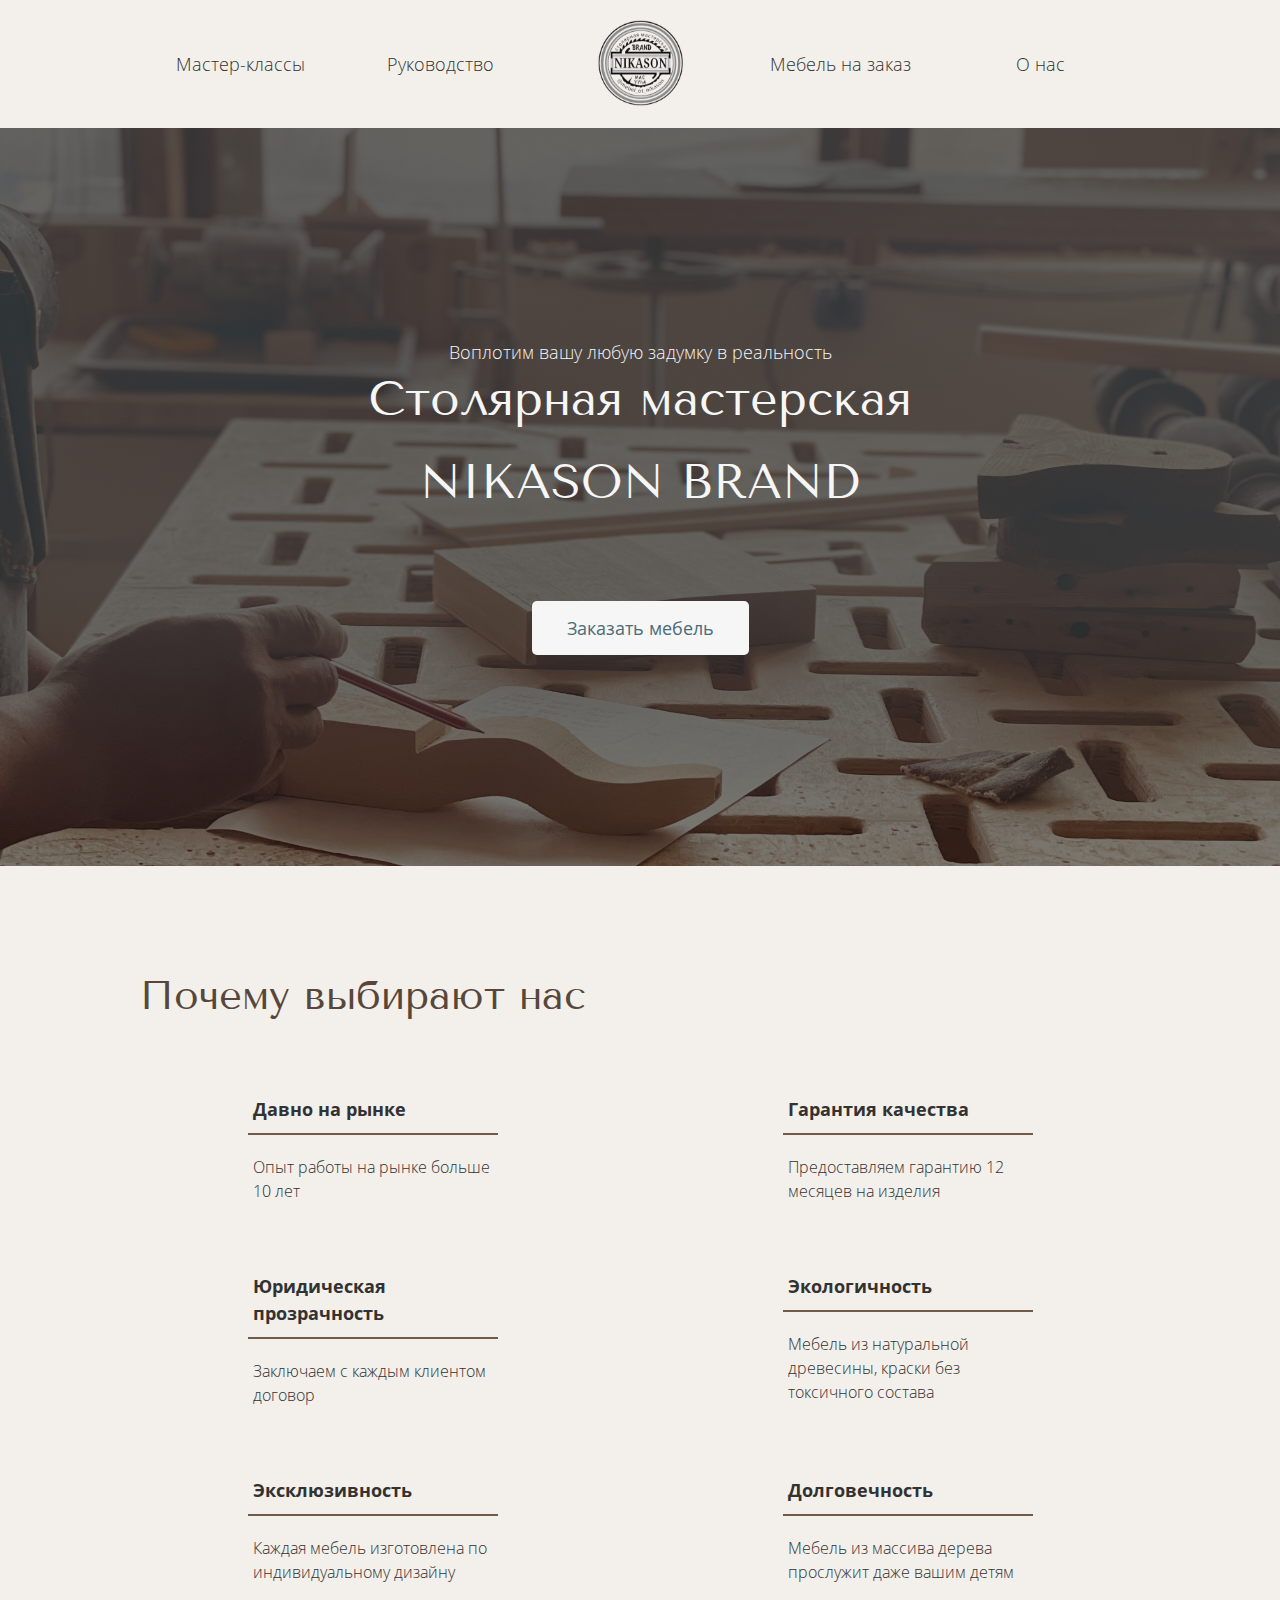
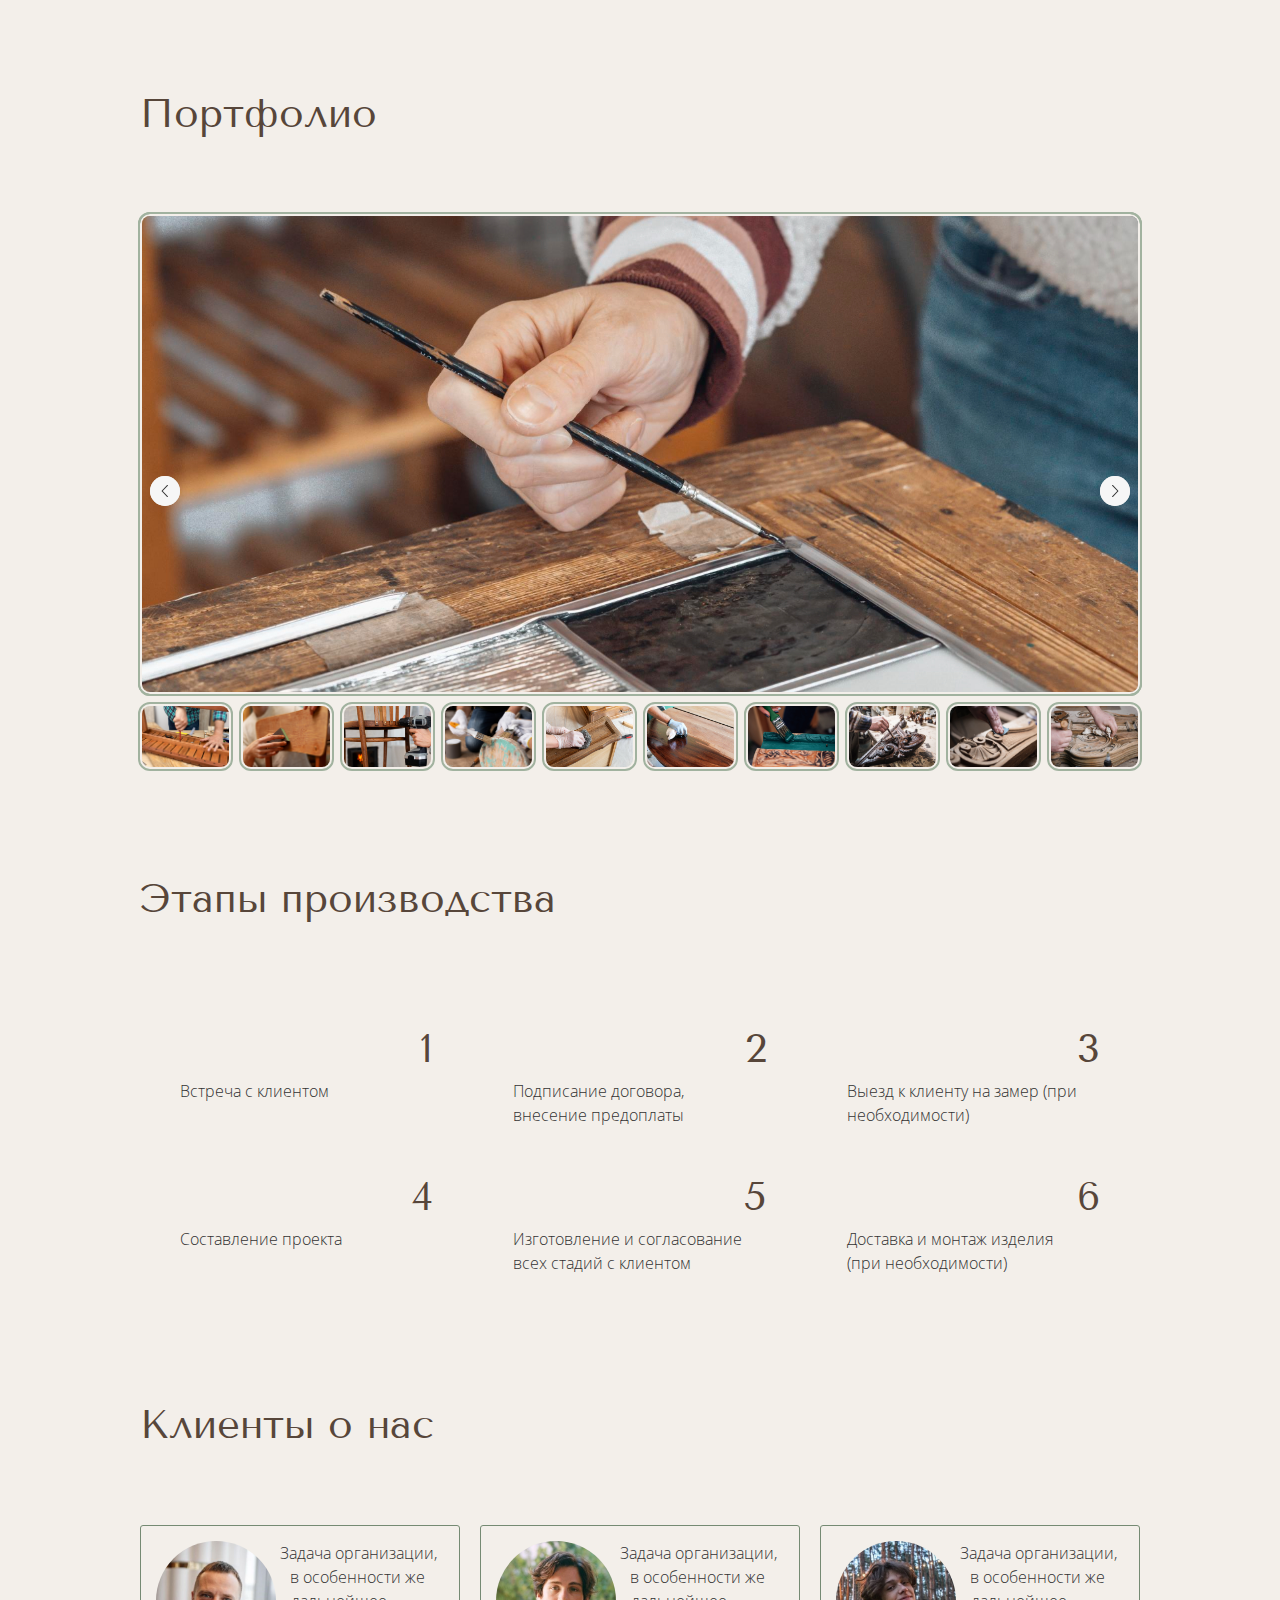
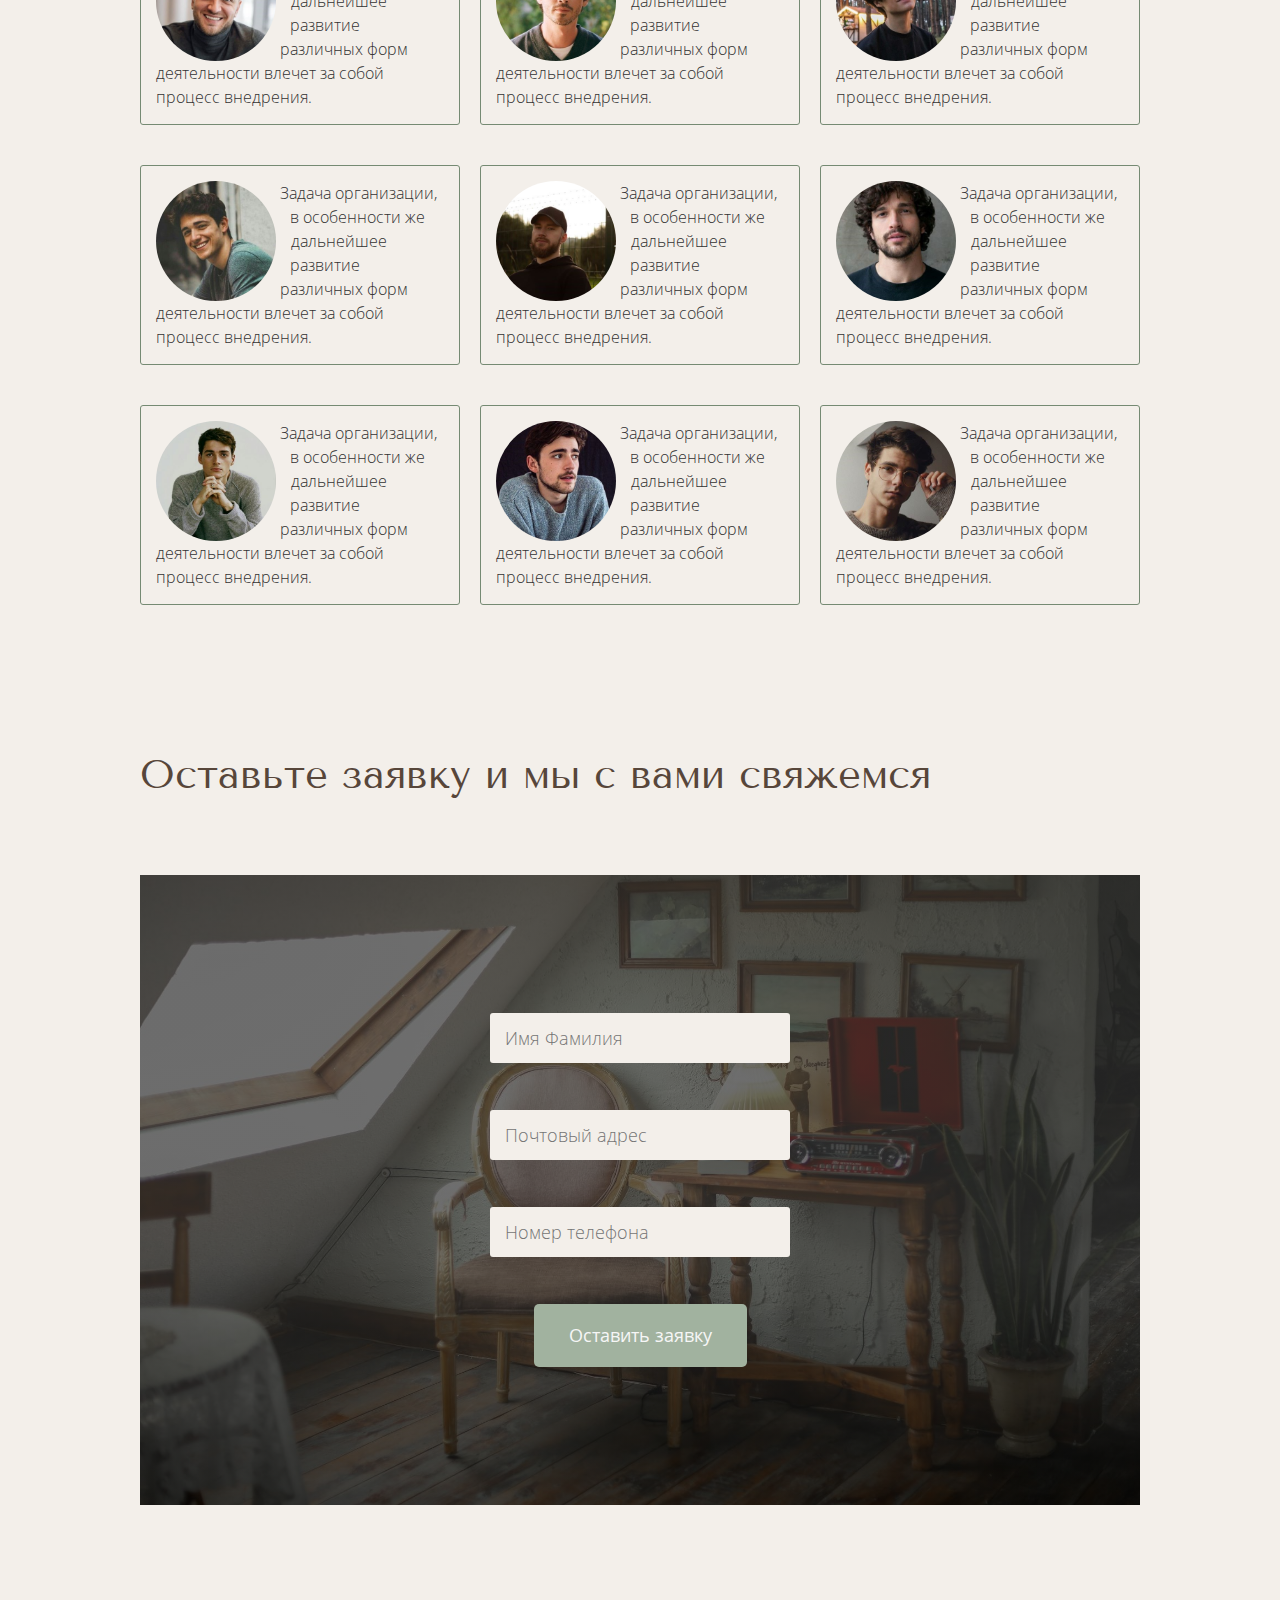
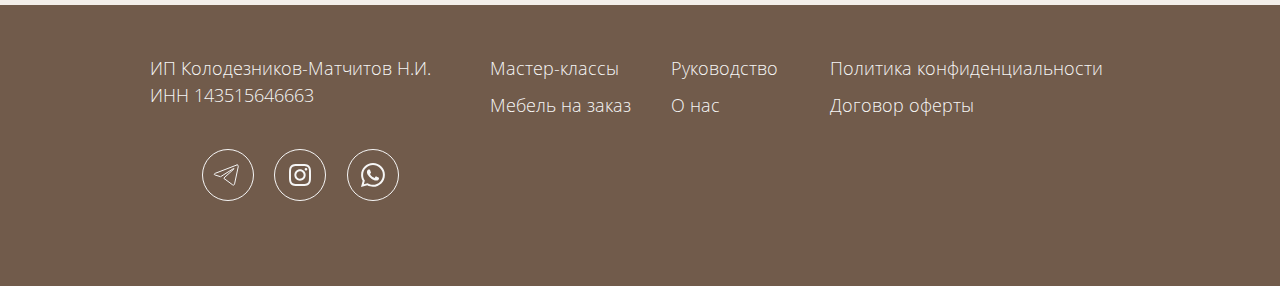
<file: src/order-furniture.html>
<!DOCTYPE html>
<html lang="ru">
<head>
    <meta charset="UTF-8">
        <meta name="viewport" content="width=device-width, initial-scale=1.0">
        <link rel="stylesheet" href="css/normalize.css">
        <link rel="stylesheet" href="css/reset.css">
        <link rel="stylesheet" href="css/style.css">
        <link rel="apple-touch-icon" sizes="57x57" href="icons/favicons/apple-icon-57x57.png">
        <link rel="apple-touch-icon" sizes="60x60" href="icons/favicons/apple-icon-60x60.png">
        <link rel="apple-touch-icon" sizes="72x72" href="icons/favicons/apple-icon-72x72.png">
        <link rel="apple-touch-icon" sizes="76x76" href="icons/favicons/apple-icon-76x76.png">
        <link rel="apple-touch-icon" sizes="114x114" href="icons/favicons/apple-icon-114x114.png">
        <link rel="apple-touch-icon" sizes="120x120" href="icons/favicons/apple-icon-120x120.png">
        <link rel="apple-touch-icon" sizes="144x144" href="icons/favicons/apple-icon-144x144.png">
        <link rel="apple-touch-icon" sizes="152x152" href="icons/favicons/apple-icon-152x152.png">
        <link rel="apple-touch-icon" sizes="180x180" href="icons/favicons/apple-icon-180x180.png">
        <link rel="icon" type="image/png" sizes="192x192" href="icons/favicons/android-icon-192x192.png">
        <link rel="icon" type="image/png" sizes="32x32" href="icons/favicons/favicon-32x32.png">
        <link rel="icon" type="image/png" sizes="96x96" href="icons/favicons/favicon-96x96.png">
        <link rel="icon" type="image/png" sizes="16x16" href="icons/favicons/favicon-16x16.png">
        <link rel="manifest" href="icons/favicons/manifest.json">
        <meta name="msapplication-TileColor" content="#ffffff">
        <meta name="msapplication-TileImage" content="/ms-icon-144x144.png">
        <meta name="theme-color" content="#ffffff">
        <title>Мебель на заказ</title>
</head>

<body>
    <div class="container order-furniture-container">
        <header class="order-furniture">
            <!-- меня для планшетов и мобильной версии -->
            <div class="order-furniture__header hamburger">
                <input class="hamburger__input" type="checkbox" id="hamburger">
                <nav class="hamburger__navigation nav">
                    <ul class="nav__list">
                        <li class="nav__item"><a class="nav__link" href="master-classes.html">Мастер-классы</a></li>
                        <li class="nav__item"><a class="nav__link" href="manual.html">Руководство</a></li>
                        <li class="nav__item"><a class="nav__link" href="order-furniture.html">Мебель на заказ</a></li>
                        <li class="nav__item"><a class="nav__link" href="about-us.html">О нас</a></li>
                    </ul>
                </nav>
                <label class="hamburger__btn" for="hamburger"><span></span></label>
            </div>
            <!-- меню сайта -->
            <nav class="order-furniture__navigation nav-menu">
                <ul class="nav-menu__list">
                    <li class="nav-menu__item"><a class="nav-menu__link" href="master-classes.html">Мастер-классы</a></li>
                    <li class="nav-menu__item"><a class="nav-menu__link" href="manual.html">Руководство</a></li>
                    <!-- логотип сайта -->
                    <div class="nav-menu__item"><a class="nav-menu__logo" href="../index.html"> <img class="nav-menu__logo" src="icons/nikason-logo.svg" alt="logo"></a></div>
                    <li class="nav-menu__item"><a class="nav-menu__link" href="order-furniture.html">Мебель на заказ</a></li>
                    <li class="nav-menu__item"><a class="nav-menu__link" href="about-us.html">О нас</a></li>
                </ul>
            </nav>
            <!-- заголовок и кнопка -->
            <div class="order-furniture__section">
                <p class="order-furniture__text text text_white">Воплотим вашу любую задумку в реальность</p>
                <!-- заголовок разделил на две части для анимации -->
                <div class="order-furniture__title title-h1 title-h1_white">
                    <h1 class="title-h1__1">Столярная мастерская</h1>
                    <h2 class="title-h1__2">NIKASON BRAND</h2>
                </div>
                <div class="order-furniture__btn"><a class="main-btn main-btn_white" href="#">Заказать мебель</a></div>
            </div>
        </header>

        <!-- секция о нас -->
        <section class="about-us">
            <h2 class="about-us__title title-h2 mb-7rem">Почему выбирают нас</h2>
            <div class="about-us__information text text_font-bold">
                <div class="text__div">
                    <p class="text__1">Давно на рынке</p>
                    <p class="text__2 text text_fs-16px">Опыт работы на рынке больше 10 лет</p>
                </div>
                <div class="text__div">
                    <p class="text__1">Гарантия качества</p>
                    <p class="text__2 text text_fs-16px">Предоставляем гарантию 12 месяцев на изделия </p>
                </div>
                <div class="text__div">
                    <p class="text__1">Юридическая прозрачность</p>
                    <p class="text__2 text text_fs-16px">Заключаем с каждым клиентом договор</p>
                </div>
                <div class="text__div">
                    <p class="text__1">Экологичность</p>
                    <p class="text__2 text text_fs-16px">Мебель из натуральной древесины, краски без токсичного состава</p>
                </div>
                <div class="text__div">
                    <p class="text__1">Эксклюзивность</p>
                    <p class="text__2 text text_fs-16px">Каждая мебель изготовлена по индивидуальному дизайну </p>
                </div>
                <div class="text__div">
                    <p class="text__1">Долговечность</p>
                    <p class="text__2 text text_fs-16px">Мебель из массива дерева прослужит даже вашим детям</p>
                </div>
            </div>
        </section>

        <!-- портфолио -->
        <section class="portfolio">
            <h2 class="portfolio__title title-h2 mb-7rem">Портфолио</h2>
            <!-- слайдер -->
            <div class="portfolio__slide slide" id="slide">
                <div class="slide__img"><img src="img/order-furniture/portfolio-1.jpg" alt="img"></div>
                <div class="slide__img"><img src="img/order-furniture/portfolio-2.jpg" alt="img"></div>
                <div class="slide__img"><img src="img/order-furniture/portfolio-3.jpg" alt="img"></div>
                <div class="slide__img"><img src="img/order-furniture/portfolio-4.jpg" alt="img"></div>
                <div class="slide__img"><img src="img/order-furniture/portfolio-5.jpg" alt="img"></div>
                <div class="slide__img"><img src="img/order-furniture/portfolio-6.jpg" alt="img"></div>
                <div class="slide__img"><img src="img/order-furniture/portfolio-7.jpg" alt="img"></div>
                <div class="slide__img"><img src="img/order-furniture/portfolio-8.jpg" alt="img"></div>
                <div class="slide__img"><img src="img/order-furniture/portfolio-9.jpg" alt="img"></div>
                <div class="slide__img"><img src="img/order-furniture/portfolio-10.jpg" alt="img"></div>
                <div class="slide__img"><img src="img/order-furniture/portfolio-11.jpg" alt="img"></div>
                <div class="slide__img"><img src="img/order-furniture/portfolio-12.jpg" alt="img"></div>
            </div>
            <!-- кнопки прокрутки -->
            <button class="portfolio__button portfolio__button_left" id="prev"><img src="icons/left-arrow.svg" alt="left-arrow"></button>
            <button class="portfolio__button portfolio__button_right" id="next"><img src="icons/right-arrow.svg" alt="right-arrow"></button>
        </section>

        <!-- секция с этапами производства -->
        <section class="production-stages">
            <h2 class="production-stages__title title-h2 mb-7rem">Этапы производства</h2>
            <div class="production-stages__stages stages text text_fs-16px">
                <div class="stages__container">
                    <p class="stages__number title-h2">1</p>
                    <p class="stages__text">Встреча с клиентом</p>
                </div>
                <div class="stages__container">
                    <p class="stages__number title-h2">2</p>
                    <p class="stages__text">Подписание договора, внесение предоплаты</p>
                </div>
                <div class="stages__container">
                    <p class="stages__number title-h2">3</p>
                    <p class="stages__text">Выезд к клиенту на замер (при необходимости)</p>
                </div>
                <div class="stages__container">
                    <p class="stages__number title-h2">4</p>
                    <p class="stages__text">Составление проекта</p>
                </div>
                <div class="stages__container">
                    <p class="stages__number title-h2">5</p>
                    <p class="stages__text">Изготовление и согласование всех стадий с клиентом</p>
                </div>
                <div class="stages__container">
                    <p class="stages__number title-h2">6</p>
                    <p class="stages__text">Доставка и монтаж изделия (при необходимости)</p>
                </div>
            </div>
        </section>

        <!-- секция с отзывами -->
        <section class="reviews">
            <h2 class="reviews__title title-h2 mb-7rem">Клиенты о нас</h2>
            <!-- блок с отзывами -->
            <div class="reviews__box box-feedback text text_fs-16px">
                <div class="box-feedback__card">
                    <!-- фото и ФИО -->
                    <figure class="box-feedback__card_figure">
                        <img src="img/order-furniture/reviews-img-1.jpg" alt="фото-отзыв">
                        <figcaption class="box-feedback__card_name text text_white">АНТОН <br>РЯБИН</figcaption>
                    </figure>
                    <!-- отзыв -->
                    <div class="box-feedback__content">
                        <p class="box-feedback__text">Задача организации, в особенности же дальнейшее развитие различных форм деятельности влечет за собой процесс внедрения.</p>
                    </div>
                </div>
                <div class="box-feedback__card">
                    <!-- фото и ФИО -->
                    <figure class="box-feedback__card_figure">
                        <img src="img/order-furniture/reviews-img-2.jpg" alt="фото-отзыв">
                        <figcaption class="box-feedback__card_name tet text_white">ИВАН <br>СМИРНОВ</figcaption>
                    </figure>
                    <!-- отзыв -->
                    <div class="box-feedback__content">
                        <p class="box-feedback__text">Задача организации, в особенности же дальнейшее развитие различных форм деятельности влечет за собой процесс внедрения.</p>
                    </div>
                </div>
                <div class="box-feedback__card">
                    <!-- фото и ФИО -->
                    <figure class="box-feedback__card_figure">
                        <img src="img/order-furniture/reviews-img-3.jpg" alt="фото-отзыв">
                        <figcaption class="box-feedback__card_name tet text_white">ИВАН <br>ИВАНОВ</figcaption>
                    </figure>
                    <!-- отзыв -->
                    <div class="box-feedback__content">
                        <p class="box-feedback__text">Задача организации, в особенности же дальнейшее развитие различных форм деятельности влечет за собой процесс внедрения.</p>
                    </div>
                </div>
                <div class="box-feedback__card">
                    <!-- фото и ФИО -->
                    <figure class="box-feedback__card_figure">
                        <img src="img/order-furniture/reviews-img-4.jpg" alt="фото-отзыв">
                        <figcaption class="box-feedback__card_name tet text_white">АНДРЕЙ <br>ПОПОВ</figcaption>
                    </figure>
                    <!-- отзыв -->
                    <div class="box-feedback__content">
                        <p class="box-feedback__text">Задача организации, в особенности же дальнейшее развитие различных форм деятельности влечет за собой процесс внедрения.</p>
                    </div>
                </div>
                <div class="box-feedback__card">
                    <!-- фото и ФИО -->
                    <figure class="box-feedback__card_figure">
                        <img src="img/order-furniture/reviews-img-5.jpg" alt="фото-отзыв">
                        <figcaption class="box-feedback__card_name tet text_white">ГРИША <br>КОЗЛОВ</figcaption>
                    </figure>
                    <!-- отзыв -->
                    <div class="box-feedback__content">
                        <p class="box-feedback__text">Задача организации, в особенности же дальнейшее развитие различных форм деятельности влечет за собой процесс внедрения.</p>
                    </div>
                </div>
                <div class="box-feedback__card">
                    <!-- фото и ФИО -->
                    <figure class="box-feedback__card_figure">
                        <img src="img/order-furniture/reviews-img-6.jpg" alt="фото-отзыв">
                        <figcaption class="box-feedback__card_name tet text_white">МАКСИМ <br>СОКОЛОВ</figcaption>
                    </figure>
                    <!-- отзыв -->
                    <div class="box-feedback__content">
                        <p class="box-feedback__text ">Задача организации, в особенности же дальнейшее развитие различных форм деятельности влечет за собой процесс внедрения.</p>
                    </div>
                </div>
                <div class="box-feedback__card">
                    <!-- фото и ФИО -->
                    <figure class="box-feedback__card_figure">
                        <img src="img/order-furniture/reviews-img-7.jpg" alt="фото-отзыв">
                        <figcaption class="box-feedback__card_name tet text_white">СЕРГЕЙ <br>ЛЕБЕДЕВ</figcaption>
                    </figure>
                    <!-- отзыв -->
                    <div class="box-feedback__content">
                        <p class="box-feedback__text">Задача организации, в особенности же дальнейшее развитие различных форм деятельности влечет за собой процесс внедрения.</p>
                    </div>
                </div>
                <div class="box-feedback__card">
                    <!-- фото и ФИО -->
                    <figure class="box-feedback__card_figure">
                        <img src="img/order-furniture/reviews-img-8.jpg" alt="фото-отзыв">
                        <figcaption class="box-feedback__card_name tet text_white">АНТОН <br>ЕГОРОВ</figcaption>
                    </figure>
                    <!-- отзыв -->
                    <div class="box-feedback__content">
                        <p class="box-feedback__text">Задача организации, в особенности же дальнейшее развитие различных форм деятельности влечет за собой процесс внедрения.</p>
                    </div>
                </div>
                <div class="box-feedback__card">
                    <!-- фото и ФИО -->
                    <figure class="box-feedback__card_figure">
                        <img src="img/order-furniture/reviews-img-9.jpg" alt="фото-отзыв">
                        <figcaption class="box-feedback__card_name tet text_white">МАКС <br>НОВИКОВ</figcaption>
                    </figure>
                    <!-- отзыв -->
                    <div class="box-feedback__content">
                        <p class="box-feedback__text">Задача организации, в особенности же дальнейшее развитие различных форм деятельности влечет за собой процесс внедрения.</p>
                    </div>
                </div>
            </div>
        </section>

        <!-- секция для обратной связи -->
        <section class="feedback" id="feedback">
            <h2 class="feedback__title title-h2 mb-7rem">Оставьте заявку и мы с вами свяжемся</h2>
            <div class="feedback__request-container">
                <div class="feedback__request text">
                    <!-- ФИО -->
                    <div class="feedback__data">
                        <input class="feedback__input" type="text" placeholder="Имя Фамилия">
                        <label>Имя Фамилия</label>
                    </div>
                    <!-- почта -->
                    <div class="feedback__data">
                        <input class="feedback__input" type="email" placeholder="Почтовый адрес">
                        <label>Почтовый адрес</label>
                    </div>
                    <!-- номер телефона -->
                    <div class="feedback__data">
                        <input class="feedback__input" type="number" placeholder="Номер телефона">
                        <label>Номер телефона</label>
                    </div>
                    <!-- кнопка -->
                    <div class="feedback__btn"><a class="main-btn" href="#">Оставить заявку</a></div>
                </div>
            </div>
        </section>

        <!-- footer -->
        <footer class="footer">
            <!-- ИП и ИНН -->
            <p class="footer__text text text_white">ИП Колодезников-Матчитов Н.И. <br>ИНН 143515646663</p>
            <!-- меню -->
            <nav class="footer__menu menu">
                <ul class="menu__list">
                    <li class="menu__item"><a class="menu__link text text_white" href="master-classes.html">Мастер-классы</a></li>
                    <li class="menu__item"><a class="menu__link text text_white" href="manual.html">Руководство</a></li>
                    <li class="menu__item"><a class="menu__link text text_white" href="order-furniture.html">Мебель на заказ</a></li>
                    <li class="menu__item"><a class="menu__link text text_white" href="about-us.html">О нас</a></li>
                </ul>
            </nav>
            <div class="footer__agreement">
                <a class="footer__agreement-link text text_white" href="#">Политика конфиденциальности</a>
                <a class="footer__agreement-link text text_white" href="#">Договор оферты</a>
            </div>
            <!-- иконки соц-сетей -->
            <div class="footer__icons">
                <a class="footer__link" href="#"><img class="footer__link footer__link_img" src="icons/icon-footer-1.svg" alt="telegram"></a>
                <a class="footer__link" href="#"><img class="footer__link footer__link_img" src="icons/icon-footer-2.svg" alt="instagram"></a>
                <a class="footer__link" href="#"><img class="footer__link footer__link_img" src="icons/icon-footer-3.svg" alt="whatsapp"></a>
            </div>
        </footer>

        <!-- js-код для слайдера портфолио-->
        <script src="js/portfolio-slider.js"></script>
    </div>
</body>
</html>
</file>
<file: css/style.css>
* {
  box-sizing: border-box;
}

html {
  font-size: 62.5%;
  scroll-behavior: smooth;
}
@media (max-width: 800px) {
  html {
    font-size: 50%;
  }
}
@media (max-width: 600px) {
  html {
    font-size: 40%;
  }
}

body {
  background: #F3EFEA;
}

.container {
  max-width: 144rem;
  margin: 0 auto;
  overflow: hidden;
}

#scrollToTop {
  width: 4rem;
  height: 4rem;
  position: fixed;
  bottom: 5rem;
  right: 4rem;
  z-index: 1000;
  cursor: pointer;
  opacity: 0;
  transition: all 0.2s;
}
#scrollToTop img {
  width: 100%;
  height: 100%;
}

.footer {
  grid-column: full-start/full-end;
  grid-row: footer-start/footer-end;
  background: #715B4B;
  padding: 5rem 0 clamp(2rem, 6.5vw, 7rem);
  display: grid;
  grid-template-columns: minmax(5rem, 14rem) repeat(2, minmax(min-content, 58rem)) minmax(5rem, 14rem);
}
.footer__box {
  grid-column: 2/4;
}

.box {
  display: grid;
  grid-template-columns: 1fr;
  grid-template-rows: repeat(3, max-content);
  justify-items: center;
  align-items: center;
}
.box__title {
  grid-row: 1/2;
  border-bottom: 0.5rem double #F3EFEA;
  text-align: center;
  margin-bottom: 4rem;
}
.box__icons {
  grid-row: 2/3;
  margin-bottom: 5rem;
}
.box__menu {
  grid-row: 3/4;
}

.footer-icons__link {
  display: inline-block;
  max-width: 5.2rem;
}
.footer-icons__link:not(:last-child) {
  margin-right: 4rem;
}
.footer-icons__img {
  width: 100%;
  transition: all 0.3s;
}
.footer-icons__img:hover {
  transform: scale(1.2);
}
.footer-icons__img:active {
  transform: translateY(0.1rem);
}

.menu {
  width: 100%;
}
.menu__list {
  display: grid;
  grid-template-columns: repeat(auto-fit, minmax(30rem, 1fr));
  grid-gap: 2rem 0;
}
.menu__link {
  text-decoration: none;
}
.menu__item {
  text-align: center;
  transition: all 0.3s;
}
.menu__item:hover {
  transform: scale(1.2);
}

@font-face {
  font-family: "Tenor Sans Regular";
  src: url("/fonts/TenorSans.eot");
  src: url("/fonts/TenorSans.eot?#iefix") format("embedded-opentype"), url("/fonts/TenorSans.woff") format("woff"), url("/fonts/TenorSans.ttf") format("truetype");
  font-weight: normal;
  font-style: normal;
}
@font-face {
  font-family: "Open Sans Light";
  src: url("/fonts/OpenSans-Light.eot");
  src: url("/fonts/OpenSans-Light.eot?#iefix") format("embedded-opentype"), url("/fonts/OpenSans-Light.woff") format("woff"), url("/fonts/OpenSans-Light.ttf") format("truetype");
  font-weight: normal;
  font-style: normal;
}
@font-face {
  font-family: "Open Sans Bold";
  src: url("/fonts/OpenSans-Bold.eot");
  src: url("/fonts/OpenSans-Bold.eot?#iefix") format("embedded-opentype"), url("/fonts/OpenSans-Bold.woff") format("woff"), url("/fonts/OpenSans-Bold.ttf") format("truetype");
  font-weight: normal;
  font-style: normal;
}
@font-face {
  font-family: "Open Sans Regular";
  src: url("/fonts/OpenSans-Regular.eot");
  src: url("/fonts/OpenSans-Regular.eot?#iefix") format("embedded-opentype"), url("/fonts/OpenSans-Regular.woff") format("woff"), url("/fonts/OpenSans-Regular.ttf") format("truetype");
  font-weight: normal;
  font-style: normal;
}
.title-h1 {
  font-family: "Tenor Sans Regular";
  font-size: 4.8rem;
  line-height: 120%;
  color: #57463A;
}
.title-h1_white {
  color: #F6F6F6;
}
@media (max-width: 600px) {
  .title-h1 {
    font-size: 32px;
  }
}

.title-h2 {
  font-family: "Tenor Sans Regular";
  font-size: 4rem;
  line-height: 150%;
  color: #57463A;
}
.title-h2_white {
  color: #F6F6F6;
}
.title-h2_black {
  color: #000;
}
@media (max-width: 1000px) {
  .title-h2 {
    text-align: center;
  }
}

.title-h3 {
  font-family: "Tenor Sans Regular";
  font-size: 2.4rem;
  line-height: 150%;
  color: #000;
}
@media (max-width: 1000px) {
  .title-h3 {
    font-size: 20px;
  }
}

.text {
  font-family: "Open Sans Light";
  font-size: 1.8rem;
  line-height: 150%;
  color: #323232;
}
@media (max-width: 1000px) {
  .text {
    font-size: 16px;
  }
}
.text_black {
  color: #000;
}
.text_white {
  color: #F6F6F6;
}
.text_font-bold {
  font-family: "Open Sans Bold";
}
.text_fs-16px {
  font-size: 16px;
}
.text_fs-20px {
  font-size: 2rem;
}
.text_fs-24px {
  font-size: 2.4rem;
}
@media (max-width: 1000px) {
  .text_fs-24px {
    font-size: 16px;
  }
}

.mb-7rem {
  margin-bottom: 7rem;
}

.mb-4rem {
  margin-bottom: 4rem;
}

.main-btn {
  display: inline-block;
  padding: 1.8rem 3.5rem;
  border-radius: 0.5rem;
  background: #A1B29F;
  font-family: "Open Sans Regular";
  font-size: 1.8rem;
  color: #F6F6F6;
  text-decoration: none;
  text-align: center;
  transition: 0.3s;
}
.main-btn:hover {
  transform: scale(1.05);
  background: #758a73;
}
.main-btn:active {
  transform: translateY(0.1rem);
}
.main-btn_white {
  background: #F6F6F6;
  color: #4c6d77;
}
.main-btn_white:hover {
  background: #F3EFEA;
}

@keyframes logo {
  0% {
    opacity: 0;
  }
  20% {
    opacity: 0;
    transform: rotate(-360deg);
  }
  60% {
    transform: scale(1.3) rotate(360deg);
  }
}
@keyframes menu {
  0% {
    opacity: 0;
  }
  30% {
    opacity: 0;
    transform: scale(0);
  }
  100% {
    opacity: 1;
  }
}
@keyframes home-page-header-rs {
  0% {
    opacity: 0;
  }
  20% {
    opacity: 0;
    transform: translateX(150rem);
  }
  100% {
    opacity: 1;
  }
}
@keyframes home-page-header-ls {
  0% {
    opacity: 0;
  }
  20% {
    opacity: 0;
    transform: translateX(-150rem);
  }
  100% {
    opacity: 1;
  }
}
@keyframes mc-page-header-title {
  0% {
    opacity: 0;
  }
  30% {
    opacity: 0;
    transform: translateY(-10rem);
  }
  80% {
    opacity: 1;
    transform: translateY(4rem);
  }
}
@keyframes mc-page-header-btn {
  0% {
    opacity: 0;
  }
  30% {
    opacity: 0;
    transform: translateY(10rem);
  }
  80% {
    opacity: 1;
    transform: translateY(-4rem);
  }
}
@keyframes order-furniture-header-text {
  0% {
    opacity: 0;
  }
  30% {
    opacity: 0;
    transform: translateY(-10rem);
  }
  80% {
    opacity: 1;
    transform: translateY(10rem);
  }
}
@keyframes order-furniture-header-btn {
  0% {
    opacity: 0;
  }
  30% {
    opacity: 0;
    transform: translateY(10rem);
  }
  80% {
    opacity: 1;
    transform: translateY(-10rem);
  }
}
@keyframes order-furniture-header-title-1 {
  0% {
    opacity: 0;
  }
  50% {
    opacity: 0;
  }
  60% {
    transform: translateX(100rem);
  }
  85% {
    transform: translateX(-5rem);
  }
}
@keyframes order-furniture-header-title-2 {
  0% {
    opacity: 0;
  }
  50% {
    opacity: 0;
  }
  60% {
    transform: translateX(-100rem);
  }
  85% {
    transform: translateX(5rem);
  }
}
@keyframes manual-page-1-img-1 {
  0% {
    opacity: 0;
  }
  30% {
    opacity: 0;
    transform: translateX(-100rem);
  }
  50% {
    opacity: 0.2;
  }
  70% {
    opacity: 0.5;
  }
  90% {
    opacity: 0.8;
  }
  100% {
    opacity: 1;
  }
}
@keyframes manual-page-1-img-2 {
  0% {
    opacity: 0;
  }
  30% {
    opacity: 0;
    transform: translateX(100rem);
  }
  50% {
    opacity: 0.2;
  }
  70% {
    opacity: 0.5;
  }
  90% {
    opacity: 0.8;
  }
  100% {
    opacity: 1;
  }
}
@keyframes manual-page-1 {
  0% {
    opacity: 0;
    transform: scale(0, 0);
  }
  30% {
    transform: scale(0, 0);
  }
}
.hamburger {
  grid-column: 1/-1;
  grid-row: 1/2;
  height: 7rem;
  display: flex;
  justify-content: flex-end;
  z-index: 5;
}
@media (min-width: 1001px) {
  .hamburger {
    display: none;
  }
}
.hamburger__input {
  display: none;
}
.hamburger__navigation {
  display: none;
}
.hamburger__input:checked ~ .hamburger__navigation {
  display: block;
}
.hamburger__btn {
  width: 5rem;
  height: 5rem;
  background: rgba(243, 239, 234, 0.6745098039);
  border-radius: 100%;
  position: fixed;
  top: 2rem;
  right: 2rem;
}
.hamburger__btn span, .hamburger__btn::before, .hamburger__btn::after {
  content: "";
  width: 3rem;
  height: 0.1rem;
  background: #715B4B;
  position: absolute;
  top: 50%;
  left: 50%;
  transform: translate(-50%, -50%);
  transition: all 0.1s;
}
.hamburger__btn::before {
  top: 40%;
}
.hamburger__btn::after {
  top: 60%;
}
.hamburger__input:checked ~ .hamburger__btn::before {
  transform: rotate(-45deg);
  top: 50%;
  left: 19.5%;
}
.hamburger__input:checked ~ .hamburger__btn::after {
  transform: rotate(45deg);
  top: 50%;
  left: 19.5%;
}
.hamburger__input:checked ~ .hamburger__btn span {
  display: none;
}

.nav {
  position: fixed;
  background: #A1B29F;
  width: 100%;
  border-bottom: 1px solid #715B4B;
}
.nav__list {
  display: flex;
  flex-direction: column;
  align-items: center;
  justify-content: center;
}
.nav__link {
  text-decoration: none;
  color: #F6F6F6;
  font-family: "Open Sans Light";
  font-size: clamp(14px, 2vw, 16px);
  line-height: 150%;
  padding: 1rem;
  display: inline-block;
}

.home-page-container {
  display: grid;
  grid-template-columns: [full-start] minmax(5rem, 14rem) repeat(1, [coll-start] minmax(min-content, 116rem) [coll-end]) minmax(5rem, 14rem) [full-end];
  grid-template-rows: [header-start] min-content [header-end brand-inf-start] min-content [brand-inf-end nikason-family-start] min-content [nikason-family-end section-video-start] min-content [section-video-end services-start] min-content [services-end quality-assurance-start] min-content [quality-assurance-end footer-start] min-content [footer-end];
}

.header {
  grid-column: full-start/-1;
  grid-row: header-start/header-end;
  display: grid;
  grid-template-columns: minmax(5rem, 14rem) repeat(2, minmax(min-content, 58rem)) minmax(5rem, 14rem);
  grid-template-rows: repeat(2, max-content);
}
.header__navigation {
  grid-column: 2/4;
  grid-row: 1/2;
}
.header__left-side {
  grid-column: 1/3;
  grid-row: 2/3;
}
@media (max-width: 1000px) {
  .header__left-side {
    grid-column: 1/-1;
    grid-row: 1/-1;
  }
}
.header__right-side {
  grid-column: 3/-1;
  grid-row: 2/3;
}
@media (max-width: 1000px) {
  .header__right-side {
    grid-column: 1/-1;
    grid-row: 1/-1;
  }
}

.nav-menu {
  animation: menu 2s;
  padding: 2rem 0;
}
@media (max-width: 1000px) {
  .nav-menu {
    display: none;
  }
}
.nav-menu__list {
  display: grid;
  grid-template-columns: repeat(5, minmax(15rem, 1fr));
  align-items: center;
  justify-items: center;
}
.nav-menu__item {
  transition: all 0.3s;
}
.nav-menu__item:hover {
  transform: scale(1.2);
}
.nav-menu__item:active {
  transform: translateY(0.3rem);
}
.nav-menu__link {
  text-decoration: none;
  color: #323232;
  font-family: "Open Sans Light";
  font-size: 1.8rem;
  line-height: 150%;
  transition: all 0.3s;
}
.nav-menu__link:hover {
  color: #aa6b3e;
  outline: 0.1rem solid #aa6b3e;
  padding: 0 0.4rem;
  border-radius: 0.5rem;
}
.nav-menu__logo {
  transition: all 1.5s;
  animation: logo 2s;
}
.nav-menu__logo:hover {
  transform: rotate(360deg);
}

.left-side {
  border-top: 0.2rem solid #715B4B;
  border-bottom: 0.2rem solid #715B4B;
  padding: 0.5rem 0;
  animation: home-page-header-ls 2s;
}
@media (max-width: 1000px) {
  .left-side {
    height: 100vh;
    background: url(../img/home-page/header-mobile.png) center/cover no-repeat;
    filter: opacity(50%);
  }
}
.left-side__img {
  width: 100%;
  -o-object-fit: cover;
     object-fit: cover;
}
@media (max-width: 1000px) {
  .left-side__img {
    display: none;
  }
}

.right-side {
  display: flex;
  flex-wrap: wrap;
  align-content: center;
  align-items: center;
  padding: 0 2rem 0 3rem;
  border-top: 0.2rem solid #715B4B;
  border-bottom: 0.2rem solid #715B4B;
  animation: home-page-header-rs 2s;
}
@media (max-width: 1000px) {
  .right-side {
    display: flex;
    flex-direction: column;
    align-items: center;
    justify-content: center;
    text-align: center;
    z-index: 1;
    border: none;
  }
}
.right-side__text-1 {
  margin-bottom: 20px;
}
.right-side__text-2 {
  margin-bottom: 10rem;
}
.right-side__btn {
  display: inline-block;
  margin-right: 5rem;
}
@media (max-width: 1000px) {
  .right-side__btn {
    margin: 0 0 30px 0;
  }
}

.icons {
  display: inline-block;
}
.icons__link:not(:last-child) {
  margin-right: 4rem;
}
.icons__link img {
  transition: all 0.3s;
}
.icons__link img:hover {
  transform: scale(1.3);
}
.icons__link img:active {
  transform: translateY(0.1rem);
}

.brand-information {
  grid-column: full-start/full-end;
  grid-row: brand-inf-start/brand-inf-end;
  padding: 15rem 2rem;
}

.primary {
  display: grid;
  grid-template-columns: repeat(auto-fit, 32rem);
  grid-template-rows: repeat(2, min-content);
  grid-gap: 7rem 4rem;
  justify-content: space-around;
  margin-bottom: 15rem;
  transition: all 0.3s;
}
.primary__title {
  margin-bottom: clamp(2rem, 6.5vw, 7rem);
}
.primary__content {
  padding-bottom: 1.4rem;
  border-bottom: 0.3rem solid #715B4B;
  text-align: center;
}
.primary__text {
  width: 100%;
}

.secondary {
  display: grid;
  grid-template-columns: repeat(auto-fit, minmax(29rem, 1fr));
  grid-template-rows: repeat(3, min-content);
  align-items: center;
}
.secondary__title {
  grid-column: 1/-1;
  margin-bottom: clamp(2rem, 6.5vw, 7rem);
}
.secondary__icon {
  display: inline-grid;
  justify-items: center;
  grid-row-gap: 2rem;
  padding: 5rem 0;
  border: 0.1rem solid #715B4B;
}

.nikason-family {
  grid-column: full-start/-1;
  grid-row: nikason-family-start/nikason-family-end;
  display: grid;
  grid-template-columns: repeat(auto-fit, minmax(50rem, 1fr));
  grid-template-rows: repeat(2, min-content);
  transition: all 0.3s;
}
.nikason-family__title {
  grid-column: 1/-1;
  padding: 0 2rem;
  margin-bottom: clamp(2rem, 6.5vw, 7rem);
}
.nikason-family__img {
  width: 100%;
  height: 100%;
  -o-object-fit: cover;
     object-fit: cover;
}
@media (max-width: 1000px) {
  .nikason-family__img {
    height: 50rem;
    -o-object-fit: cover;
       object-fit: cover;
  }
}
@media (max-width: 1000px) {
  .nikason-family__left-side {
    grid-column: 1/-1;
    grid-row: 2/-1;
  }
}

.nf-right-side {
  display: flex;
  flex-direction: column;
  justify-content: center;
  padding: 1rem 4rem;
  background: rgb(227, 218, 206);
}
@media (max-width: 1000px) {
  .nf-right-side {
    grid-column: 1/-1;
    grid-row: 2/-1;
    background: rgba(235, 238, 235, 0.7);
    align-items: center;
    z-index: 1;
  }
}
.nf-right-side__text {
  max-width: 50rem;
  margin-bottom: 5rem;
}

.section-video {
  grid-column: full-start/full-end;
  grid-row: section-video-start/section-video-end;
  padding: 15rem 0;
}
.section-video__title {
  padding: 0 2rem;
  margin-bottom: clamp(2rem, 6.5vw, 7rem);
}
.section-video__video-div {
  width: 100%;
  text-align: center;
}
.section-video__video-review {
  width: 90%;
}

.services {
  grid-column: full-start/-1;
  grid-row: services-start/services-end;
}
.services__title {
  padding: 0 2rem;
  margin-bottom: clamp(2rem, 6.5vw, 7rem);
}

.ordering {
  display: grid;
  grid-template-columns: repeat(auto-fit, minmax(50rem, 1fr));
  grid-template-rows: repeat(2, min-content);
  background: #E3DACE;
}
.ordering__img {
  width: 100%;
  padding: 1rem 0;
}
.ordering__content {
  display: flex;
  flex-wrap: wrap;
  align-content: center;
  padding: 1rem 4rem;
}
.ordering__text {
  margin-bottom: 5.5rem;
}

.quality-assurance {
  grid-column: coll-start/coll-end;
  grid-row: quality-assurance-start/quality-assurance-end;
  padding: 15rem 0;
  transition: all 0.3s;
}
.quality-assurance__outline {
  border: 0.7rem solid #A1B29F;
  padding: 1rem;
}
.quality-assurance__content {
  border: 0.1rem solid #715B4B;
  padding: 10rem 9rem 5rem 9rem;
}
@media (max-width: 600px) {
  .quality-assurance__content {
    padding: 2rem;
  }
}
.quality-assurance__title {
  text-align: center;
}
.quality-assurance__text {
  -moz-text-align-last: left;
       text-align-last: left;
  max-width: 92rem;
  margin-bottom: 5rem;
}
.quality-assurance__logo {
  text-align: right;
  opacity: 50%;
}

.master-classes-container {
  display: grid;
  grid-template-columns: [full-start] minmax(min-content, 144rem) [full-end];
  grid-template-rows: [header-start] min-content [header-end our-works-start] min-content [our-works-end mc-techniques-start] min-content [mc-techniques-end section-background-start] min-content [section-background-end restoration-start] min-content [restoration-end joinery-start] min-content [joinery-end redesign-start] min-content [redesign-end footer-start] min-content [footer-end];
}

.master-classes {
  grid-column: full-start/-1;
  grid-row: header-start/header-end;
  display: grid;
  grid-template-columns: minmax(5rem, 14rem) minmax(min-content, 116rem) minmax(5rem, 14rem);
  grid-template-rows: repeat(2, max-content);
  animation: manual-page-1 1s;
}
.master-classes__navigation {
  grid-column: 2/3;
  grid-row: 1/2;
}
.master-classes__section {
  grid-column: 1/-1;
  grid-row: 2/3;
  height: 82vh;
  padding: 2rem;
  display: flex;
  justify-content: center;
  flex-direction: column;
  align-items: center;
  background: linear-gradient(180deg, rgba(0, 0, 0, 0.5) 58.25%, rgba(0, 0, 0, 0.5) 100%), url(../img/master-classes-page/header-img.png) center/cover no-repeat;
}
@media (max-width: 1000px) {
  .master-classes__section {
    grid-row: 1/-1;
    height: 100vh;
  }
}
.master-classes__title {
  text-align: center;
  animation: mc-page-header-title 2s ease-in-out;
  margin-bottom: 15rem;
}
.master-classes__btn {
  animation: mc-page-header-btn 2s ease-in-out;
}

.our-works {
  grid-column: full-start/full-end;
  grid-row: our-works-start/our-works-end;
  padding: 15rem 2rem;
}
.our-works__works {
  display: grid;
  grid-template-columns: repeat(auto-fit, minmax(25rem, 1fr));
  grid-template-rows: repeat(2, max-content);
  grid-gap: 5rem 4rem;
  align-items: center;
  justify-items: center;
}
.our-works__img {
  display: grid;
  grid-template-rows: repeat(2, max-content);
  justify-items: center;
  grid-row-gap: 2.5rem;
}
.our-works__img img {
  width: 100%;
}
.our-works__btn {
  text-align: center;
}

.section-background {
  grid-column: full-start/-1;
  grid-row: section-background-start/section-background-end;
  background: url(../img/master-classes-page/section-background-img.png) center/cover no-repeat;
  padding: clamp(4rem, 13vw, 18rem);
  text-align: center;
}

.restoration {
  grid-column: full-start/full-end;
  grid-row: restoration-start/restoration-end;
  padding: 15rem 2rem;
}
.restoration__furniture {
  display: grid;
  grid-template-columns: repeat(auto-fit, minmax(25rem, 1fr));
  grid-template-rows: repeat(2, max-content);
  align-items: end;
  justify-items: center;
  grid-gap: 5rem 4rem;
}
.restoration__img {
  display: grid;
  grid-template-rows: repeat(2, max-content);
  justify-items: center;
  grid-row-gap: 2.5rem;
  transition: 0.3s;
}
.restoration__img:hover {
  transform: scale(1.2);
  color: #aa6b3e;
}
.restoration__img img {
  width: 100%;
}

.mc-techniques {
  grid-column: full-start/full-end;
  grid-row: mc-techniques-start/mc-techniques-end;
  padding: 0 2rem;
  margin-bottom: 15rem;
}

.box-techniques {
  display: grid;
  grid-template-columns: repeat(auto-fit, minmax(30rem, 1fr));
  grid-template-rows: repeat(2, max-content);
  grid-gap: 4rem 2rem;
}
.box-techniques__card {
  border: 1px solid #758a73;
  border-radius: 0.3rem;
  transition: all 0.5s;
}
.box-techniques__card:hover {
  transform: scale(1.05, 1.05);
  background: #f2e3d0;
  box-shadow: 0.17rem 0.17rem 0.1rem 0.1rem rgba(178, 175, 175, 0.5);
}
.box-techniques__stage {
  height: 11rem;
  background: #A1B29F;
  position: relative;
  display: flex;
  align-items: center;
  justify-content: center;
  font-family: "Open Sans Bold";
  font-size: 2.4rem;
  color: #F6F6F6;
}
.box-techniques__stage span {
  width: 6rem;
  height: 6rem;
  border-radius: 100%;
  background: #A1B29F;
  display: flex;
  align-items: center;
  justify-content: center;
  position: absolute;
  bottom: -60%;
  left: 50%;
  transform: translate(-50%, -60%);
}
.box-techniques__text {
  height: 15rem;
  padding: 2rem;
  display: flex;
  align-items: center;
  justify-content: center;
  text-align: center;
}

.joinery {
  grid-column: full-start/full-end;
  grid-row: joinery-start/joinery-end;
  padding: 0 2rem;
}
.joinery__furniture {
  display: grid;
  grid-template-columns: repeat(auto-fit, minmax(45rem, 1fr));
  grid-gap: 4rem;
}
.joinery__img {
  display: grid;
  grid-template-rows: repeat(2, max-content);
  justify-items: center;
  grid-row-gap: 2.5rem;
}
.joinery__img img {
  width: 100%;
  -o-object-fit: cover;
     object-fit: cover;
}

.redesign {
  grid-column: full-start/full-end;
  grid-row: redesign-start/redesign-end;
  padding: 15rem 2rem;
  display: grid;
  grid-template-columns: repeat(2, 1fr);
  grid-column-gap: 2rem;
}
.redesign__left-side {
  grid-column: 1/2;
}
@media (max-width: 1000px) {
  .redesign__left-side {
    grid-column: 1/-1;
    grid-row: 2/-1;
    padding: 2rem;
    background: rgba(235, 238, 235, 0.7);
    text-align: center;
    z-index: 1;
  }
}
.redesign__text {
  margin-bottom: 5rem;
}
.redesign__right-side {
  grid-column: 2/3;
  width: 100%;
  height: 100%;
  background: url(../img/master-classes-page/redesign-img-1.jpg) center/cover no-repeat;
}
@media (max-width: 1000px) {
  .redesign__right-side {
    grid-column: 1/-1;
    grid-row: 2/-1;
    background: url(../img/master-classes-page/redesign-img-2.jpg) center/cover no-repeat;
  }
}

.order-furniture-container {
  display: grid;
  grid-template-columns: [full-start] minmax(1rem, 14rem) [coll-start] minmax(min-content, 116rem) [coll-end] minmax(1rem, 14rem) [full-end];
  grid-template-rows: [header-start] min-content [header-end about-us-start] min-content [about-us-end portfolio-start] min-content [portfolio-end production-stages-start] min-content [production-stages-end reviews-start] min-content [reviews-end feedback-start] min-content [feedback-end footer-start] min-content [footer-end];
}

.order-furniture {
  grid-column: full-start/-1;
  grid-row: header-start/header-end;
  display: grid;
  grid-template-columns: minmax(5rem, 14rem) minmax(min-content, 116rem) minmax(5rem, 14rem);
  grid-template-rows: repeat(2, max-content);
  animation: manual-page-1 1s;
}
.order-furniture__navigation {
  grid-column: 2/3;
  grid-row: 1/2;
}
.order-furniture__section {
  grid-column: 1/-1;
  grid-row: 2/3;
  height: 82vh;
  padding: 2rem;
  display: flex;
  flex-direction: column;
  justify-content: center;
  align-items: center;
  background: linear-gradient(180deg, rgba(50, 50, 50, 0.5) 61.6%, rgba(0, 0, 0, 0.5) 100%), url(../img/order-furniture/header-img.png) center/cover no-repeat;
  text-align: center;
}
@media (max-width: 1000px) {
  .order-furniture__section {
    grid-row: 1/-1;
    height: 100vh;
  }
}
.order-furniture__text {
  margin-bottom: 5px;
  animation: order-furniture-header-text 2s ease-in-out;
}
.order-furniture__title {
  margin-bottom: 15rem;
}
.order-furniture__btn {
  animation: order-furniture-header-btn 2s ease-in-out;
}

.title-h1__1 {
  margin-bottom: 25px;
  animation: order-furniture-header-title-1 3s ease-in-out;
}
.title-h1__2 {
  animation: order-furniture-header-title-2 3s ease-in-out;
}

.about-us {
  grid-column: full-start/full-end;
  grid-row: about-us-start/about-us-end;
  padding: 15rem 2rem;
  transition: all 0.3s;
}
@media (max-width: 950px) {
  .about-us {
    text-align: center;
  }
}
.about-us__information {
  display: grid;
  grid-template-columns: repeat(auto-fit, minmax(32rem, 1fr));
  grid-template-rows: repeat(2, max-content);
  justify-items: center;
  grid-gap: 7rem;
}

.text__div {
  max-width: 25rem;
}
.text__1 {
  margin-bottom: 2rem;
  border-bottom: 2px solid #715B4B;
  padding: 0 0 1rem 0.5rem;
}
.text__2 {
  padding-left: 0.5rem;
}

.portfolio {
  grid-column: coll-start/coll-end;
  grid-row: portfolio-start/portfolio-end;
  display: grid;
  grid-template-columns: minmax(1rem, 5rem) 1fr minmax(1rem, 5rem);
  grid-template-rows: repeat(2, max-content);
  transition: all 0.3s;
}
.portfolio__title {
  grid-column: 1/-1;
  grid-row: 1/2;
}
.portfolio__slide {
  grid-column: 1/-1;
  grid-row: 2/3;
}
.portfolio__button {
  grid-row: 2/3;
  max-width: 3rem;
  max-height: 3rem;
  padding: 0;
  border: none;
  border-radius: 100%;
  justify-self: center;
  align-self: center;
}
.portfolio__button_left {
  grid-column: 1/2;
}
.portfolio__button_right {
  grid-column: 3/4;
}
.portfolio__button img {
  width: 100%;
}

.slide {
  display: grid;
  width: 100%;
  height: 100%;
  grid-template-columns: repeat(10, minmax(0, 11rem));
  grid-template-rows: repeat(2, max-content);
  grid-gap: 1rem 1rem;
}
.slide__img {
  max-height: 48rem;
}
.slide__img:nth-child(1), .slide__img:nth-child(2) {
  grid-column: 1/-1;
  grid-row: 1/2;
}
.slide__img:nth-child(n+3) {
  grid-row: 2/3;
}
@media (max-width: 1000px) {
  .slide__img:nth-child(n+3) {
    display: none;
  }
}
.slide__img img {
  width: 100%;
  height: 100%;
  -o-object-fit: cover;
     object-fit: cover;
  outline: 0.2rem solid #A1B29F;
  padding: 0.2em;
}

.production-stages {
  grid-column: full-start/full-end;
  grid-row: production-stages-start/production-stages-end;
  padding: 15rem 2rem;
  transition: all 0.3s;
}

.stages {
  display: grid;
  grid-template-columns: repeat(auto-fit, minmax(32rem, 1fr));
  grid-template-rows: repeat(2, min-content);
  grid-gap: 5rem;
}
.stages__container {
  display: grid;
  grid-template-columns: 1fr;
  grid-template-rows: repeat(2, max-content);
  justify-items: end;
  padding: 2rem 4rem;
  text-align: center;
}
.stages__number {
  width: 100%;
  grid-column: 1/-1;
  grid-row: 1/2;
}
.stages__text {
  width: 100%;
  grid-column: 1/-1;
  grid-row: 2/3;
}

.reviews {
  grid-column: full-start/full-end;
  grid-row: reviews-start/reviews-end;
  padding: 0 2rem;
  margin-bottom: 15rem;
  transition: all 0.3s;
}

.box-feedback {
  display: grid;
  grid-template-columns: repeat(auto-fit, minmax(35rem, 1fr));
  grid-template-rows: repeat(4, max-content);
  grid-gap: 3rem 2rem;
}
.box-feedback__card {
  border: 1px solid #758a73;
  padding: 2.5rem;
  border-radius: 0.3rem;
  transition: all 0.5s;
}
.box-feedback__card:hover {
  transform: scale(1.05, 1.05);
  background: #f2e3d0;
  box-shadow: 0.17rem 0.17rem 0.1rem 0.1rem rgba(178, 175, 175, 0.5);
}
.box-feedback__card_figure {
  -o-object-fit: cover;
     object-fit: cover;
  max-width: 12rem;
  max-height: 12rem;
  border-radius: 100%;
  position: relative;
  float: left;
  shape-outside: circle(50%);
  margin-right: 2rem;
}
.box-feedback__card_figure img {
  width: 100%;
  border-radius: 100%;
  transition: all 0.5s;
}
.box-feedback__card:hover img {
  transform: scale(0.9, 0.9);
  filter: blur(0.2rem) brightness(85%);
}
.box-feedback__card_name {
  position: absolute;
  top: 50%;
  left: 50%;
  transform: translate(-50%, 50%);
  letter-spacing: 0.08em;
  text-align: center;
  transition: all 0.5s;
  opacity: 0;
}
@media (max-width: 1000px) {
  .box-feedback__card_name {
    font-size: 1.5rem;
    line-height: 130%;
  }
}
.box-feedback__card:hover .box-feedback__card_name {
  opacity: 1;
  transform: translate(-50%, -30%);
}

.feedback {
  grid-column: full-start/full-end;
  grid-row: feedback-start/feedback-end;
  padding: 0 2rem;
  margin-bottom: 15rem;
  transition: all 0.3s;
}
.feedback__request-container {
  background: linear-gradient(180deg, rgba(50, 50, 50, 0.7) 61.6%, rgba(0, 0, 0, 0.7) 100%), url(../img/order-furniture/feedback-img.jpg) center/cover no-repeat;
  height: 90vh;
  position: relative;
}
.feedback__request {
  position: absolute;
  top: 50%;
  left: 50%;
  transform: translate(-50%, -50%);
  display: grid;
  grid-template-columns: 40rem;
  grid-template-rows: repeat(4, max-content);
  grid-gap: 2rem;
  justify-items: center;
}
.feedback__data {
  width: 100%;
}
.feedback__input {
  background: rgba(255, 255, 255, 0.3215686275);
  color: #F6F6F6;
  width: 100%;
  height: 5rem;
  border: none;
  outline: none;
  padding: 1.5rem;
  border-radius: 0.3rem;
  display: block;
}
.feedback__input::-moz-placeholder {
  color: #F6F6F6;
}
.feedback__input::placeholder {
  color: #F6F6F6;
}
.feedback__input:focus:invalid {
  border-bottom: 0.3rem solid #D76363;
}
.feedback__input:focus {
  border-bottom: 0.3rem solid #66D763;
}
.feedback label {
  padding: 1.5rem;
  color: #F6F6F6;
  transition: all 0.5s;
}
.feedback__input:-moz-placeholder-shown + label {
  opacity: 0;
  transform: translateY(-5rem);
}
.feedback__input:placeholder-shown + label {
  opacity: 0;
  transform: translateY(-5rem);
}
.feedback__checkbox {
  width: 100%;
  margin-bottom: 3rem;
  display: flex;
  align-items: center;
  text-align: left;
}
.feedback__checkbox input {
  width: 15px;
  height: 15px;
  margin-right: 2rem;
}
.feedback__link {
  text-decoration: none;
}

.about-us-container {
  display: grid;
  grid-template-columns: [full-start] minmax(min-content, 144rem) [full-end];
  grid-template-rows: [header-start] min-content [header-end about-workshop-start] min-content [about-workshop-end about-founder-start] min-content [about-founder-end feedback-start] min-content [feedback-end footer-start] min-content [footer-end];
}

.about-workshop {
  grid-column: full-start/full-end;
  grid-row: about-workshop-start/about-workshop-end;
  padding: 15rem 0;
  border-top: 0.2rem solid black;
  animation: manual-page-1 2s;
}
@media (max-width: 1000px) {
  .about-workshop {
    padding: 0 0 10rem 0;
    border-top: 0;
  }
}
.about-workshop__title {
  text-align: center;
  padding: 0 2rem;
  margin-bottom: 4rem;
}
.about-workshop__background-image {
  width: 100%;
  height: 55rem;
  background: url(../img/about-us/about-workshop-img.png) center/cover no-repeat;
  margin-bottom: 10rem;
}
.about-workshop__information {
  display: grid;
  grid-template-columns: repeat(auto-fit, minmax(35rem, 1fr));
  grid-gap: 4rem 0;
  padding: 0 2rem;
}
.about-workshop__text {
  text-align: center;
}

.text__text-1 {
  margin-bottom: 2rem;
}

.about-founder {
  grid-column: full-start/full-end;
  grid-row: about-founder-start/about-founder-end;
  transition: all 0.3s;
  margin-bottom: 15rem;
  padding: 0 2rem;
}
.about-founder__box {
  display: grid;
  grid-template-columns: repeat(auto-fit, minmax(46rem, 1fr));
  grid-gap: 6rem 4rem;
}
.about-founder__img img {
  width: 100%;
  height: 100%;
  -o-object-fit: cover;
     object-fit: cover;
}
.about-founder__information {
  text-align: left;
  align-self: center;
}
.about-founder__title {
  margin-bottom: 2rem;
}

.page-background {
  width: 100%;
  height: -moz-max-content;
  height: max-content;
  padding: 3.5rem;
  background: url("../img/manual/page-background-img.png") center/cover no-repeat;
}
.page-background_pb {
  padding: 0 3.5rem 3.5rem;
}

.page {
  background: #F3EFEA;
  padding: 2rem 3rem;
}

.logo {
  display: inline-block;
  width: 100%;
  max-height: 8rem;
  text-align: center;
}
.logo__nikason-logo {
  max-width: 8rem;
  height: 100%;
}

.reddesign-guide span {
  font-weight: bolder;
}
.reddesign-guide img {
  max-width: 33rem;
  max-height: 33rem;
  display: block;
  margin: 3rem auto;
}

.page-1 {
  width: 100%;
  height: -moz-max-content;
  height: max-content;
  border-top: 0.2rem solid black;
  padding: 2rem 7rem;
  display: flex;
  flex-direction: column;
  align-items: center;
  justify-content: space-evenly;
  background: linear-gradient(0deg, rgb(203, 179, 148) 0%, rgb(203, 179, 148) 40%, rgb(243, 239, 234) 40%, rgb(243, 239, 234) 100%);
  animation: manual-page-1 1s;
}
@media (max-width: 1000px) {
  .page-1 {
    border-top: 0;
    height: 95vh;
  }
}
.page-1__description {
  text-align: center;
}

.img {
  display: flex;
  align-items: center;
}
.img__img {
  display: flex;
  flex-direction: column;
  align-items: center;
  animation: manual-page-1-img-1 2s;
}
.img__img:nth-child(1) {
  margin-right: 2rem;
}
.img__img img {
  width: 100%;
  height: 100%;
  -o-object-fit: cover;
     object-fit: cover;
  margin-bottom: 1rem;
}
.img__img_anm {
  animation: manual-page-1-img-2 2s;
}

.nickname {
  display: flex;
  align-items: center;
}
.nickname__logo {
  width: 100%;
  height: 100%;
  margin-right: 1rem;
}
.nickname__link {
  text-decoration: none;
}

.founder {
  display: flex;
  justify-content: space-evenly;
}
.founder__img {
  max-width: 22.4rem;
  max-height: 22.4rem;
  border-radius: 100%;
  margin-right: 2rem;
}
.founder__text {
  text-align: right;
}
.founder__text-2 {
  font-size: 2rem;
}

.page-number {
  text-align: center;
}

.page-3__content-list {
  margin: 0 auto;
  margin-bottom: 10rem;
}

.content-list {
  max-width: 70rem;
  text-decoration: none;
}
.content-list__link {
  text-decoration: none;
  color: #323232;
  transition: 0.3s;
}
.content-list__link:hover {
  color: #aa6b3e;
}
.content-list__page {
  margin-bottom: 1rem;
  transition: 0.3s;
}
.content-list__page:hover {
  transform: scale(1.03) translate(2rem);
}

.redesign-recommendation {
  width: 100%;
}
.redesign-recommendation__content {
  display: flex;
  align-items: center;
  justify-content: space-evenly;
}
.redesign-recommendation__text {
  max-width: 50rem;
}
.redesign-recommendation__img {
  padding: 2rem;
  max-width: 20rem;
  max-height: 20rem;
}

.tools-materials__box {
  display: grid;
  grid-template-columns: repeat(auto-fit, minmax(45rem, 1fr));
  grid-gap: 3rem 1rem;
}
.tools-materials__content {
  width: 100%;
  display: flex;
  justify-content: space-evenly;
  align-items: center;
}
.tools-materials__img {
  max-width: 20rem;
  max-height: 20rem;
  margin-right: 2rem;
}
.tools-materials__img img {
  width: 100%;
  height: 100%;
  -o-object-fit: cover;
     object-fit: cover;
}
.tools-materials__text-2 {
  width: 70%;
}

.privacy-policy {
  max-width: 130rem;
  margin: 0 auto 10rem;
  padding: 10rem 2rem 0;
  border-top: 0.2rem solid black;
}
@media (max-width: 1000px) {
  .privacy-policy {
    padding: 0 2rem;
    border: 0;
  }
}
.privacy-policy__title {
  width: 100%;
}
.privacy-policy__text span {
  font-weight: bolder;
}
.privacy-policy__link {
  font-weight: bolder;
  color: black;
}

.contract-offer {
  max-width: 130rem;
  margin: 0 auto 10rem;
  padding: 10rem 2rem 0;
  border-top: 0.2rem solid black;
}
@media (max-width: 1000px) {
  .contract-offer {
    padding: 0 2rem;
    border: 0;
  }
}
.contract-offer__title {
  width: 100%;
}
.contract-offer__text span {
  font-weight: bolder;
}
.contract-offer__link {
  font-weight: bolder;
  color: black;
}
</file>
<file: src/css/style.css>
* {
  box-sizing: border-box;
}

html {
  font-size: 62.5%;
  scroll-behavior: smooth;
}
@media (max-width: 800px) {
  html {
    font-size: 50%;
  }
}
@media (max-width: 600px) {
  html {
    font-size: 40%;
  }
}

.container {
  max-width: 144rem;
  margin: 0 auto;
  background: #F3EFEA;
  overflow: hidden;
}

.footer {
  grid-column: full-start/-1;
  grid-row: footer-start/footer-end;
  display: grid;
  grid-template-columns: repeat(auto-fit, 30rem);
  grid-gap: 3rem 4rem;
  justify-content: center;
  background: #715B4B;
  padding: 5rem 5rem clamp(2rem, 6.5vw, 10rem) 5rem;
}
@media (max-width: 600px) {
  .footer {
    padding: 2rem;
  }
}
.footer__agreement {
  display: grid;
  grid-template-columns: max-content;
  grid-template-rows: repeat(2, max-content);
  grid-row-gap: 1rem;
  text-decoration: none;
}
.footer__agreement-link {
  text-decoration: none;
}
.footer__icons {
  text-align: center;
}
.footer__link {
  max-width: 5.2rem;
}
.footer__link:not(:last-child) {
  margin-right: 1.8rem;
}
.footer__link_img {
  width: 100%;
  transition: all 0.3s;
}
.footer__link_img:hover {
  transform: scale(1.3);
}

.menu__list {
  display: grid;
  grid-template-columns: repeat(2, max-content);
  grid-gap: 1rem 4rem;
}
.menu__link {
  text-decoration: none;
}
.menu__item {
  transition: all 0.3s;
}
.menu__item:hover {
  transform: scale(1.3);
}

@font-face {
  font-family: "Tenor Sans Regular";
  src: url("/fonts/TenorSans.eot");
  src: url("/fonts/TenorSans.eot?#iefix") format("embedded-opentype"), url("/fonts/TenorSans.woff") format("woff"), url("/fonts/TenorSans.ttf") format("truetype");
  font-weight: normal;
  font-style: normal;
}
@font-face {
  font-family: "Open Sans Light";
  src: url("/fonts/OpenSans-Light.eot");
  src: url("/fonts/OpenSans-Light.eot?#iefix") format("embedded-opentype"), url("/fonts/OpenSans-Light.woff") format("woff"), url("/fonts/OpenSans-Light.ttf") format("truetype");
  font-weight: normal;
  font-style: normal;
}
@font-face {
  font-family: "Open Sans Bold";
  src: url("/fonts/OpenSans-Bold.eot");
  src: url("/fonts/OpenSans-Bold.eot?#iefix") format("embedded-opentype"), url("/fonts/OpenSans-Bold.woff") format("woff"), url("/fonts/OpenSans-Bold.ttf") format("truetype");
  font-weight: normal;
  font-style: normal;
}
@font-face {
  font-family: "Open Sans Regular";
  src: url("/fonts/OpenSans-Regular.eot");
  src: url("/fonts/OpenSans-Regular.eot?#iefix") format("embedded-opentype"), url("/fonts/OpenSans-Regular.woff") format("woff"), url("/fonts/OpenSans-Regular.ttf") format("truetype");
  font-weight: normal;
  font-style: normal;
}
.title-h1 {
  font-family: "Tenor Sans Regular";
  font-size: 4.8rem;
  line-height: 120%;
  color: #57463A;
}
.title-h1_white {
  color: #F6F6F6;
}
@media (max-width: 600px) {
  .title-h1 {
    font-size: 32px;
  }
}

.title-h2 {
  font-family: "Tenor Sans Regular";
  font-size: 4rem;
  line-height: 150%;
  color: #57463A;
}
.title-h2_white {
  color: #F6F6F6;
}
.title-h2_black {
  color: #000;
}

.title-h3 {
  font-family: "Tenor Sans Regular";
  font-size: 2.4rem;
  line-height: 150%;
  color: #000;
}
@media (max-width: 1000px) {
  .title-h3 {
    font-size: 20px;
  }
}

.text {
  font-family: "Open Sans Light";
  font-size: 1.8rem;
  line-height: 150%;
  color: #323232;
}
@media (max-width: 1000px) {
  .text {
    font-size: 16px;
  }
}
.text_black {
  color: #000;
}
.text_white {
  color: #F6F6F6;
}
.text_font-bold {
  font-family: "Open Sans Bold";
}
.text_fs-16px {
  font-size: 16px;
}
.text_fs-20px {
  font-size: 2rem;
}
.text_fs-24px {
  font-size: 2.4rem;
}
@media (max-width: 1000px) {
  .text_fs-24px {
    font-size: 16px;
  }
}

.mb-7rem {
  margin-bottom: 7rem;
}

.mb-4rem {
  margin-bottom: 4rem;
}

.main-btn {
  display: inline-block;
  padding: 1.8rem 3.5rem;
  border-radius: 0.5rem;
  background: #A1B29F;
  font-family: "Open Sans Regular";
  font-size: 1.8rem;
  color: #F6F6F6;
  text-decoration: none;
  text-align: center;
  transition: 0.3s;
}
.main-btn:hover {
  transform: scale(1.05);
  background: #758a73;
}
.main-btn:active {
  transform: translateY(0.1rem);
}
.main-btn_white {
  background: #F6F6F6;
  color: #4c6d77;
}
.main-btn_white:hover {
  background: #F3EFEA;
}

@keyframes logo {
  0% {
    opacity: 0;
  }
  20% {
    opacity: 0;
    transform: rotate(-360deg);
  }
  60% {
    transform: scale(1.3) rotate(360deg);
  }
}
@keyframes menu {
  0% {
    opacity: 0;
  }
  30% {
    opacity: 0;
    transform: scale(0);
  }
  100% {
    opacity: 1;
  }
}
@keyframes home-page-header-rs {
  0% {
    opacity: 0;
  }
  20% {
    opacity: 0;
    transform: translateX(150rem);
  }
  100% {
    opacity: 1;
  }
}
@keyframes home-page-header-ls {
  0% {
    opacity: 0;
  }
  20% {
    opacity: 0;
    transform: translateX(-150rem);
  }
  100% {
    opacity: 1;
  }
}
@keyframes mc-page-header-title {
  0% {
    opacity: 0;
  }
  30% {
    opacity: 0;
    transform: translateY(-10rem);
  }
  80% {
    opacity: 1;
    transform: translateY(4rem);
  }
}
@keyframes mc-page-header-btn {
  0% {
    opacity: 0;
  }
  30% {
    opacity: 0;
    transform: translateY(10rem);
  }
  80% {
    opacity: 1;
    transform: translateY(-4rem);
  }
}
@keyframes order-furniture-header-text {
  0% {
    opacity: 0;
  }
  30% {
    opacity: 0;
    transform: translateY(-10rem);
  }
  80% {
    opacity: 1;
    transform: translateY(10rem);
  }
}
@keyframes order-furniture-header-btn {
  0% {
    opacity: 0;
  }
  30% {
    opacity: 0;
    transform: translateY(10rem);
  }
  80% {
    opacity: 1;
    transform: translateY(-10rem);
  }
}
@keyframes order-furniture-header-title-1 {
  0% {
    opacity: 0;
  }
  50% {
    opacity: 0;
  }
  70% {
    transform: translateX(100rem);
  }
  85% {
    transform: translateX(-5rem);
  }
}
@keyframes order-furniture-header-title-2 {
  0% {
    opacity: 0;
  }
  50% {
    opacity: 0;
  }
  70% {
    transform: translateX(-100rem);
  }
  85% {
    transform: translateX(5rem);
  }
}
@keyframes about-workshop-title {
  0% {
    opacity: 0;
  }
  30% {
    opacity: 0;
    transform: translateY(10rem);
    z-index: -1;
  }
  80% {
    opacity: 1;
    transform: translateY(-4rem);
  }
}
.hamburger {
  grid-column: 1/-1;
  height: 7rem;
  display: flex;
  justify-content: flex-end;
  z-index: 5;
}
@media (min-width: 1001px) {
  .hamburger {
    display: none;
  }
}
.hamburger__input {
  display: none;
}
.hamburger__navigation {
  display: none;
}
.hamburger__input:checked ~ .hamburger__navigation {
  display: block;
}
.hamburger__btn {
  width: 5rem;
  height: 5rem;
  background: rgba(243, 239, 234, 0.6745098039);
  border-radius: 100%;
  position: fixed;
  top: 1rem;
  right: 1rem;
}
.hamburger__btn span, .hamburger__btn::before, .hamburger__btn::after {
  content: "";
  width: 3rem;
  height: 0.1rem;
  background: #715B4B;
  position: absolute;
  top: 50%;
  left: 50%;
  transform: translate(-50%, -50%);
  transition: all 0.1s;
}
.hamburger__btn::before {
  top: 40%;
}
.hamburger__btn::after {
  top: 60%;
}
.hamburger__input:checked ~ .hamburger__btn::before {
  transform: rotate(-45deg);
  top: 50%;
  left: 18%;
}
.hamburger__input:checked ~ .hamburger__btn::after {
  transform: rotate(45deg);
  top: 50%;
  left: 18%;
}
.hamburger__input:checked ~ .hamburger__btn span {
  display: none;
}

.nav {
  position: fixed;
  background: #F3EFEA;
  width: 100%;
  border-bottom: 1px solid #715B4B;
}
.nav__list {
  display: grid;
  grid-template-columns: repeat(auto-fit, minmax(20rem, max-content));
  grid-template-rows: minmax(min-content, 7rem);
  justify-content: center;
  align-items: center;
  justify-items: center;
}
.nav__link {
  text-decoration: none;
  color: #323232;
  font-family: "Open Sans Light";
  font-size: clamp(14px, 2vw, 16px);
  line-height: 150%;
  padding: 1rem;
  display: inline-block;
}

.home-page-container {
  display: grid;
  grid-template-columns: [full-start] minmax(5rem, 14rem) repeat(1, [coll-start] minmax(min-content, 116rem) [coll-end]) minmax(5rem, 14rem) [full-end];
  grid-template-rows: [header-start] min-content [header-end brand-inf-start] min-content [brand-inf-end nikason-family-start] min-content [nikason-family-end section-video-start] min-content [section-video-end services-start] min-content [services-end quality-assurance-start] min-content [quality-assurance-end footer-start] min-content [footer-end];
}

.header {
  grid-column: full-start/-1;
  grid-row: header-start/header-end;
  display: grid;
  grid-template-columns: minmax(5rem, 14rem) repeat(2, minmax(min-content, 58rem)) minmax(5rem, 14rem);
  grid-template-rows: repeat(2, max-content);
}
.header__navigation {
  grid-column: 2/4;
  grid-row: 1/2;
}
.header__left-side {
  grid-column: 1/3;
  grid-row: 2/3;
}
@media (max-width: 1000px) {
  .header__left-side {
    grid-column: 1/-1;
  }
}
.header__right-side {
  grid-column: 3/-1;
  grid-row: 2/3;
}
@media (max-width: 1000px) {
  .header__right-side {
    grid-column: 1/-1;
  }
}

.nav-menu {
  animation: menu 2s;
  padding: 2rem 0;
}
@media (max-width: 1000px) {
  .nav-menu {
    display: none;
  }
}
.nav-menu__list {
  display: grid;
  grid-template-columns: repeat(5, minmax(max-content, 1fr));
  align-items: center;
  justify-items: center;
}
.nav-menu__item {
  transition: all 0.3s;
}
.nav-menu__item:hover {
  transform: scale(1.2);
}
.nav-menu__item:active {
  transform: translateY(0.3rem);
}
.nav-menu__link {
  text-decoration: none;
  color: #323232;
  font-family: "Open Sans Light";
  font-size: 1.8rem;
  line-height: 150%;
  transition: all 0.3s;
}
.nav-menu__link:hover {
  color: #aa6b3e;
  outline: 0.1rem solid #aa6b3e;
  padding: 0 0.4rem;
  border-radius: 0.5rem;
}
.nav-menu__logo {
  transition: all 1.5s;
  animation: logo 2s;
}
.nav-menu__logo:hover {
  transform: rotate(360deg);
}

.left-side {
  border-top: 0.2rem solid black;
  border-bottom: 0.2rem solid black;
  padding: 0.5rem 0;
  animation: home-page-header-ls 2s;
}
@media (max-width: 1000px) {
  .left-side {
    height: 50rem;
    background: url(../img/home-page/header-mobile.png) center/cover no-repeat;
    filter: opacity(50%);
  }
}
.left-side__img {
  width: 100%;
  -o-object-fit: cover;
     object-fit: cover;
}
@media (max-width: 1000px) {
  .left-side__img {
    display: none;
  }
}

.right-side {
  display: flex;
  flex-wrap: wrap;
  align-content: center;
  align-items: center;
  padding: 0 2rem;
  border-top: 0.2rem solid black;
  border-bottom: 0.2rem solid black;
  animation: home-page-header-rs 2s;
}
@media (max-width: 1000px) {
  .right-side {
    display: flex;
    flex-direction: column;
    align-items: center;
    justify-content: center;
    z-index: 1;
    border: none;
  }
}
.right-side__text-1 {
  margin-bottom: 1.7rem;
}
.right-side__title {
  margin-bottom: 4rem;
}
.right-side__text-2 {
  margin-bottom: 4.8rem;
}
.right-side__btn {
  display: inline-block;
  margin-right: 5rem;
}
@media (max-width: 1000px) {
  .right-side__btn {
    margin: 0 0 2rem 0;
  }
}

.icons {
  display: inline-block;
}
.icons__link:not(:last-child) {
  margin-right: 4rem;
}
.icons__link img {
  transition: all 0.3s;
}
.icons__link img:hover {
  transform: scale(1.3);
}

.brand-information {
  grid-column: coll-start/coll-end;
  grid-row: brand-inf-start/brand-inf-end;
  padding: 10rem 0;
}

.primary {
  display: grid;
  grid-template-columns: repeat(auto-fit, minmax(32rem, 1fr));
  grid-template-rows: repeat(2, min-content);
  grid-gap: 7rem 4rem;
  text-align: center;
  margin-bottom: clamp(2rem, 6.5vw, 7rem);
  transition: all 0.3s;
}
.primary:hover {
  transform: scale(1.05);
}
.primary__title {
  grid-column: 1/-1;
  text-align: left;
}
.primary__content {
  padding-bottom: 1.4rem;
  border-bottom: 0.3rem solid #715B4B;
}

.secondary {
  display: grid;
  grid-template-columns: repeat(auto-fit, minmax(23.5rem, 1fr));
  grid-template-rows: repeat(3, min-content);
  align-items: center;
  transition: all 0.3s;
}
.secondary:hover {
  transform: scale(1.05);
}
.secondary__title {
  grid-column: 1/-1;
  margin-bottom: clamp(2rem, 6.5vw, 7rem);
}
.secondary__icon {
  display: inline-grid;
  justify-items: center;
  grid-row-gap: 2rem;
  padding: 5rem 0;
  border: 0.1rem solid black;
}

.nikason-family {
  grid-column: full-start/-1;
  grid-row: nikason-family-start/nikason-family-end;
  display: grid;
  grid-template-columns: repeat(auto-fit, minmax(50rem, 1fr));
  grid-template-rows: repeat(2, min-content);
  transition: all 0.3s;
}
.nikason-family__title {
  grid-column: 1/-1;
  margin-bottom: clamp(2rem, 6.5vw, 7rem);
  text-align: center;
}
.nikason-family__img {
  width: 100%;
}
@media (max-width: 1000px) {
  .nikason-family__img {
    height: 50rem;
    -o-object-fit: cover;
       object-fit: cover;
  }
}
@media (max-width: 1000px) {
  .nikason-family__left-side {
    grid-column: 1/-1;
    grid-row: 2/-1;
  }
}

.nf-right-side {
  display: flex;
  flex-direction: column;
  justify-content: center;
  padding: 1rem 4rem;
  background: rgb(235, 238, 235);
}
@media (max-width: 1000px) {
  .nf-right-side {
    grid-column: 1/-1;
    grid-row: 2/-1;
    background: rgba(235, 238, 235, 0.7);
    align-items: center;
    z-index: 1;
  }
}
.nf-right-side__title {
  margin-bottom: 4rem;
}
.nf-right-side__text {
  max-width: 50rem;
  margin-bottom: 5rem;
}

.section-video {
  grid-column: coll-start/coll-end;
  grid-row: section-video-start/section-video-end;
  padding: 10rem 0;
  transition: all 0.3s;
}
.section-video:hover {
  transform: scale(1.05);
}
.section-video__title {
  margin-bottom: clamp(2rem, 6.5vw, 7rem);
}
.section-video__video-review {
  width: 100%;
}

.services {
  grid-column: full-start/-1;
  grid-row: services-start/services-end;
}
.services__title {
  margin-bottom: clamp(2rem, 6.5vw, 7rem);
  text-align: center;
}

.ordering {
  display: grid;
  grid-template-columns: repeat(auto-fit, minmax(50rem, 1fr));
  grid-template-rows: repeat(2, min-content);
  background: #E3DACE;
}
.ordering__img {
  width: 100%;
  padding: 1rem 0;
}
.ordering__content {
  display: flex;
  flex-wrap: wrap;
  align-content: center;
  padding: 1rem 4rem;
}
.ordering__title {
  margin-bottom: 4rem;
}
.ordering__text {
  margin-bottom: 5.5rem;
}

.quality-assurance {
  grid-column: coll-start/coll-end;
  grid-row: quality-assurance-start/quality-assurance-end;
  padding: 10rem 0;
  transition: all 0.3s;
}
.quality-assurance:hover {
  transform: scale(1.05);
}
.quality-assurance__outline {
  border: 0.7rem solid #A1B29F;
  padding: 1rem;
}
.quality-assurance__content {
  border: 0.1rem solid #715B4B;
  padding: 5rem 9rem 4rem 9rem;
}
@media (max-width: 600px) {
  .quality-assurance__content {
    padding: 2rem;
  }
}
.quality-assurance__title {
  text-align: center;
  margin-bottom: 4rem;
}
.quality-assurance__text {
  -moz-text-align-last: left;
       text-align-last: left;
  max-width: 92rem;
}
.quality-assurance__logo {
  text-align: right;
  opacity: 50%;
}

.master-classes-container {
  display: grid;
  grid-template-columns: [full-start] minmax(5rem, 14rem) [coll-start] minmax(min-content, 116rem) [coll-end] minmax(5rem, 14rem) [full-end];
  grid-template-rows: [header-start] min-content [header-end our-works-start] min-content [our-works-end mc-techniques-start] min-content [mc-techniques-end section-background-start] min-content [section-background-end restoration-start] min-content [restoration-end joinery-start] min-content [joinery-end redesign-start] min-content [redesign-end footer-start] min-content [footer-end];
}

.master-classes {
  grid-column: full-start/-1;
  grid-row: header-start/header-end;
  display: grid;
  grid-template-columns: minmax(5rem, 14rem) minmax(min-content, 116rem) minmax(5rem, 14rem);
  grid-template-rows: repeat(2, max-content);
}
.master-classes__navigation {
  grid-column: 2/3;
  grid-row: 1/2;
}
.master-classes__section {
  grid-column: 1/-1;
  grid-row: 2/3;
  height: 82vh;
  padding: 2rem;
  display: flex;
  justify-content: space-evenly;
  flex-direction: column;
  align-items: center;
  background: linear-gradient(180deg, rgba(0, 0, 0, 0.5) 58.25%, rgba(0, 0, 0, 0.5) 100%), url(../img/master-classes-page/header-img.png) center/cover no-repeat;
}
.master-classes__title {
  text-align: center;
  animation: mc-page-header-title 2s ease-in-out;
}
.master-classes__btn {
  animation: mc-page-header-btn 2s ease-in-out;
}

.our-works {
  grid-column: coll-start/coll-end;
  grid-row: our-works-start/our-works-end;
  padding: 10rem 0;
}
.our-works__works {
  display: grid;
  grid-template-columns: repeat(auto-fit, minmax(21rem, 1fr));
  grid-template-rows: repeat(2, max-content);
  grid-gap: 5rem 4rem;
  align-items: center;
  justify-items: center;
}
.our-works__img {
  display: grid;
  grid-template-rows: repeat(2, max-content);
  justify-items: center;
  grid-row-gap: 2.5rem;
}
.our-works__img img {
  width: 100%;
}
.our-works__btn {
  text-align: center;
}

.section-background {
  grid-column: full-start/-1;
  grid-row: section-background-start/section-background-end;
  background: url(../img/master-classes-page/section-background-img.png) center/cover no-repeat;
  padding: clamp(4rem, 13vw, 18rem);
  text-align: center;
}

.restoration {
  grid-column: coll-start/coll-end;
  grid-row: restoration-start/restoration-end;
  padding: 10rem 0;
}
.restoration__furniture {
  display: grid;
  grid-template-columns: repeat(auto-fit, minmax(21rem, 1fr));
  grid-template-rows: repeat(2, max-content);
  align-items: end;
  justify-items: center;
  grid-gap: 5rem 4rem;
}
.restoration__img {
  display: grid;
  grid-template-rows: repeat(2, max-content);
  justify-items: center;
  grid-row-gap: 2.5rem;
  transition: 0.3s;
}
.restoration__img:hover {
  transform: scale(1.2);
  color: #aa6b3e;
}
.restoration__img img {
  width: 100%;
}

.mc-techniques {
  grid-column: coll-start/coll-end;
  grid-row: mc-techniques-start/mc-techniques-end;
  margin-bottom: 10rem;
}

.list {
  display: grid;
  grid-template-columns: repeat(2, max-content);
  grid-template-rows: repeat(7, max-content);
  justify-content: center;
  align-items: center;
  justify-items: center;
  grid-gap: 4rem 5.7rem;
}
.list__line {
  grid-column: 1/2;
  grid-row: 1/-1;
  width: 1px;
  height: 66.5rem;
  background: #C4C4C4;
  z-index: 1;
}
.list__number {
  grid-column: 1/2;
  width: 6rem;
  height: 6rem;
  border-radius: 100%;
  background: #A1B29F;
  display: flex;
  align-items: center;
  justify-content: center;
  font-family: "Open Sans Bold";
  font-size: 2.4rem;
  color: #F6F6F6;
  z-index: 2;
}
.list__number_1 {
  grid-row: 1/2;
}
.list__number_2 {
  grid-row: 2/3;
}
.list__number_3 {
  grid-row: 3/4;
}
.list__number_4 {
  grid-row: 4/5;
}
.list__number_5 {
  grid-row: 5/6;
}
.list__number_6 {
  grid-row: 6/7;
}
.list__number_7 {
  grid-row: 7/8;
}
.list__item {
  grid-column: 2/3;
  text-align: left;
  width: 36rem;
  transition: 0.3s;
}
.list__item:hover {
  transform: translateX(3rem) scale(1.2);
  color: #aa6b3e;
}

.joinery {
  grid-column: coll-start/coll-end;
  grid-row: joinery-start/joinery-end;
}
.joinery__furniture {
  display: grid;
  grid-template-columns: repeat(auto-fit, minmax(45rem, 1fr));
  grid-gap: 4rem;
}
.joinery__img {
  display: grid;
  grid-template-rows: repeat(2, max-content);
  justify-items: center;
  grid-row-gap: 2.5rem;
}
.joinery__img img {
  width: 100%;
  -o-object-fit: cover;
     object-fit: cover;
}

.redesign {
  grid-column: coll-start/coll-end;
  grid-row: redesign-start/redesign-end;
  padding: 10rem 0;
  display: grid;
  grid-template-columns: repeat(2, 1fr);
  grid-column-gap: 2rem;
}
.redesign__left-side {
  grid-column: 1/2;
}
@media (max-width: 1000px) {
  .redesign__left-side {
    grid-column: 1/-1;
    grid-row: 2/-1;
    padding: 2rem;
    background: rgba(235, 238, 235, 0.7);
    text-align: center;
    z-index: 1;
  }
}
.redesign__text {
  margin-bottom: 5rem;
}
.redesign__right-side {
  grid-column: 2/3;
  width: 100%;
  height: 100%;
  background: url(../img/master-classes-page/redesign-img-1.jpg) center/cover no-repeat;
}
@media (max-width: 1000px) {
  .redesign__right-side {
    grid-column: 1/-1;
    grid-row: 2/-1;
    background: url(../img/master-classes-page/redesign-img-2.jpg) center/cover no-repeat;
  }
}

.order-furniture-container {
  display: grid;
  grid-template-columns: [full-start] minmax(5rem, 14rem) [coll-start] minmax(min-content, 116rem) [coll-end] minmax(5rem, 14rem) [full-end];
  grid-template-rows: [header-start] min-content [header-end about-us-start] min-content [about-us-end portfolio-start] min-content [portfolio-end production-stages-start] min-content [production-stages-end reviews-start] min-content [reviews-end feedback-start] min-content [feedback-end footer-start] min-content [footer-end];
}

.order-furniture {
  grid-column: full-start/-1;
  grid-row: header-start/header-end;
  display: grid;
  grid-template-columns: minmax(5rem, 14rem) minmax(min-content, 116rem) minmax(5rem, 14rem);
  grid-template-rows: repeat(2, max-content);
}
.order-furniture__navigation {
  grid-column: 2/3;
  grid-row: 1/2;
}
.order-furniture__section {
  grid-column: 1/-1;
  grid-row: 2/3;
  height: 82vh;
  padding: 2rem;
  display: flex;
  flex-direction: column;
  justify-content: center;
  align-items: center;
  background: linear-gradient(180deg, rgba(50, 50, 50, 0.5) 61.6%, rgba(0, 0, 0, 0.5) 100%), url(../img/order-furniture/header-img.png) center/cover no-repeat;
  text-align: center;
}
.order-furniture__text {
  margin-bottom: 0.5rem;
  animation: order-furniture-header-text 2s ease-in-out;
}
.order-furniture__title {
  margin-bottom: 9rem;
}
.order-furniture__btn {
  animation: order-furniture-header-btn 2s ease-in-out;
}

.title-h1__1 {
  margin-bottom: 2.5rem;
  animation: order-furniture-header-title-1 3s ease-in-out;
}
.title-h1__2 {
  animation: order-furniture-header-title-2 3s ease-in-out;
}

.about-us {
  grid-column: coll-start/coll-end;
  grid-row: about-us-start/about-us-end;
  padding: 10rem 0;
  transition: all 0.3s;
}
@media (max-width: 950px) {
  .about-us {
    text-align: center;
  }
}
.about-us:hover {
  transform: scale(1.05);
}
.about-us__information {
  display: grid;
  grid-template-columns: repeat(auto-fit, minmax(30rem, 1fr));
  grid-template-rows: repeat(2, max-content);
  justify-items: center;
  grid-gap: 7rem;
}

.text__div {
  max-width: 25rem;
}
.text__1 {
  margin-bottom: 2rem;
  border-bottom: 2px solid #715B4B;
  padding: 0 0 1rem 0.5rem;
}
.text__2 {
  padding-left: 0.5rem;
}

.portfolio {
  grid-column: coll-start/coll-end;
  grid-row: portfolio-start/portfolio-end;
  display: grid;
  grid-template-columns: minmax(1rem, 5rem) 1fr minmax(1rem, 5rem);
  grid-template-rows: repeat(2, max-content);
  transition: all 0.3s;
}
.portfolio:hover {
  transform: scale(1.05);
}
.portfolio__title {
  grid-column: 1/-1;
  grid-row: 1/2;
}
.portfolio__slide {
  grid-column: 1/-1;
  grid-row: 2/3;
}
.portfolio__button {
  grid-row: 2/3;
  max-width: 3rem;
  max-height: 3rem;
  padding: 0;
  border: none;
  border-radius: 100%;
  justify-self: center;
  align-self: center;
}
.portfolio__button_left {
  grid-column: 1/2;
}
.portfolio__button_right {
  grid-column: 3/4;
}
.portfolio__button img {
  width: 100%;
}

.slide {
  display: grid;
  width: 100%;
  height: 100%;
  grid-template-columns: repeat(10, minmax(0, 11rem));
  grid-template-rows: repeat(2, max-content);
  grid-gap: 1rem 1rem;
}
.slide__img {
  max-height: 48rem;
}
.slide__img:nth-child(1), .slide__img:nth-child(2) {
  grid-column: 1/-1;
  grid-row: 1/2;
}
.slide__img:nth-child(n+3) {
  grid-row: 2/3;
}
@media (max-width: 1000px) {
  .slide__img:nth-child(n+3) {
    display: none;
  }
}
.slide__img img {
  width: 100%;
  height: 100%;
  -o-object-fit: cover;
     object-fit: cover;
  border-radius: 1rem;
  outline: 0.2rem solid #A1B29F;
  padding: 0.2em;
}

.production-stages {
  grid-column: coll-start/coll-end;
  grid-row: production-stages-start/production-stages-end;
  padding: 10rem 0;
  transition: all 0.3s;
}
.production-stages:hover {
  transform: scale(1.05);
}

.stages {
  display: grid;
  grid-template-columns: repeat(auto-fit, minmax(30rem, 1fr));
  grid-template-rows: repeat(2, min-content);
}
.stages__container {
  display: grid;
  grid-template-columns: repeat(2, 1fr);
  grid-template-rows: repeat(2, max-content);
  justify-items: end;
  padding: 2rem 4rem;
}
.stages__number {
  grid-column: 2/3;
  grid-row: 1/2;
}
.stages__text {
  grid-column: 1/2;
  grid-row: 2/3;
  width: 23rem;
}

.reviews {
  grid-column: coll-start/coll-end;
  grid-row: reviews-start/reviews-end;
  transition: all 0.3s;
}
.reviews:hover {
  transform: scale(1.05);
}

.box-feedback {
  display: grid;
  grid-template-columns: repeat(auto-fit, minmax(30rem, 1fr));
  grid-template-rows: repeat(4, max-content);
  grid-gap: 4rem 2rem;
}
.box-feedback__card {
  border: 1px solid #758a73;
  padding: 1.5rem;
  border-radius: 0.3rem;
  transition: all 0.5s;
}
.box-feedback__card:hover {
  transform: scale(1.05, 1.05);
  background: #f2e3d0;
  box-shadow: 0.17rem 0.17rem 0.1rem 0.1rem rgba(178, 175, 175, 0.5);
}
.box-feedback__card_figure {
  -o-object-fit: cover;
     object-fit: cover;
  max-width: 12rem;
  max-height: 12rem;
  border-radius: 100%;
  position: relative;
  float: left;
  shape-outside: circle(50%);
  margin-right: 2rem;
}
.box-feedback__card_figure img {
  width: 100%;
  border-radius: 100%;
  transition: all 0.5s;
}
.box-feedback__card:hover img {
  transform: scale(0.9, 0.9);
  filter: blur(0.2rem) brightness(85%);
}
.box-feedback__card_name {
  position: absolute;
  top: 50%;
  left: 50%;
  transform: translate(-50%, 50%);
  letter-spacing: 0.08em;
  text-align: center;
  transition: all 0.5s;
  opacity: 0;
}
.box-feedback__card:hover .box-feedback__card_name {
  opacity: 1;
  transform: translate(-50%, -30%);
}

.feedback {
  grid-column: coll-start/coll-end;
  grid-row: feedback-start/feedback-end;
  padding: 10rem 0;
  transition: all 0.3s;
}
.feedback:hover {
  transform: scale(1.05);
}
.feedback__request-container {
  background: linear-gradient(180deg, rgba(50, 50, 50, 0.7) 61.6%, rgba(0, 0, 0, 0.7) 100%), url(../img/order-furniture/feedback-img.jpg) center/cover no-repeat;
  height: 70vh;
  position: relative;
}
.feedback__request {
  position: absolute;
  top: 50%;
  left: 50%;
  transform: translate(-50%, -50%);
  display: grid;
  grid-template-columns: 30rem;
  grid-template-rows: repeat(4, max-content);
  grid-gap: 2rem;
  justify-items: center;
}
.feedback__data {
  width: 100%;
}
.feedback__input {
  background: #F3EFEA;
  width: 100%;
  height: 5rem;
  border: none;
  outline: none;
  padding: 1.5rem;
  border-radius: 0.3rem;
  display: block;
}
.feedback__input:focus:invalid {
  border-bottom: 0.3rem solid #D76363;
}
.feedback__input:focus {
  border-bottom: 0.3rem solid #66D763;
}
.feedback label {
  padding: 1.5rem;
  color: #F6F6F6;
  transition: all 0.5s;
}
.feedback__input:-moz-placeholder-shown + label {
  opacity: 0;
  transform: translateY(-5rem);
}
.feedback__input:placeholder-shown + label {
  opacity: 0;
  transform: translateY(-5rem);
}

.about-us-container {
  display: grid;
  grid-template-columns: [full-start] minmax(5rem, 14rem) repeat(1, [coll-start] minmax(min-content, 116rem) [coll-end]) minmax(5rem, 14rem) [full-end];
  grid-template-rows: [header-start] min-content [header-end about-workshop-start] min-content [about-workshop-end about-founder-start] min-content [about-founder-end feedback-start] min-content [feedback-end footer-start] min-content [footer-end];
}

.about-workshop {
  grid-column: full-start/full-end;
  grid-row: about-workshop-start/about-workshop-end;
  padding: 10rem 0;
  border-top: 0.2rem solid black;
}
.about-workshop__title {
  text-align: center;
  padding: 0 2rem;
  margin-bottom: 4rem;
  animation: about-workshop-title 2s;
}
.about-workshop__background-image {
  width: 100%;
  height: 55rem;
  background: url(../img/about-us/about-workshop-img.png) center/cover no-repeat;
  margin-bottom: 10rem;
}
.about-workshop__information {
  display: grid;
  grid-template-columns: repeat(auto-fit, minmax(35rem, 1fr));
  grid-gap: 4rem 0;
  padding: 0 2rem;
}
.about-workshop__text {
  text-align: center;
}

.text__text-1 {
  margin-bottom: 2rem;
}

.about-founder {
  grid-column: coll-start/coll-end;
  grid-row: about-founder-start/about-founder-end;
  transition: all 0.3s;
}
.about-founder:hover {
  transform: scale(1.05);
}
.about-founder__box {
  display: grid;
  grid-template-columns: repeat(auto-fit, minmax(46rem, 1fr));
  grid-gap: 6rem 4rem;
}
.about-founder__img img {
  width: 100%;
  height: 100%;
  -o-object-fit: cover;
     object-fit: cover;
}
.about-founder__information {
  text-align: left;
  align-self: center;
}
.about-founder__title {
  margin-bottom: 2rem;
}

.page-background {
  width: 100%;
  height: -moz-max-content;
  height: max-content;
  padding: 3.5rem;
  background: url("../img/manual/page-background-img.png") center/cover no-repeat;
}
.page-background_pb {
  padding: 0 3.5rem 3.5rem;
}

.page {
  background: #F3EFEA;
  padding: 2rem 3rem;
}

.logo {
  display: inline-block;
  width: 100%;
  max-height: 8rem;
  text-align: center;
}
.logo__nikason-logo {
  max-width: 8rem;
  height: 100%;
}

.reddesign-guide span {
  font-weight: bolder;
}
.reddesign-guide img {
  max-width: 33rem;
  max-height: 33rem;
  display: block;
  margin: 3rem auto;
}

.page-1 {
  width: 100%;
  height: -moz-max-content;
  height: max-content;
  border-top: 0.2rem solid black;
  padding: 2rem 7rem;
  display: flex;
  flex-direction: column;
  align-items: center;
  justify-content: space-evenly;
  background: linear-gradient(0deg, rgb(203, 179, 148) 0%, rgb(203, 179, 148) 40%, rgb(243, 239, 234) 40%, rgb(243, 239, 234) 100%);
}
.page-1__description {
  text-align: center;
  animation: manual-page-1 2s;
}

.img {
  display: flex;
  align-items: center;
}
.img__img {
  display: flex;
  flex-direction: column;
  align-items: center;
  animation: manual-page-1-img-1 2s;
}
.img__img:nth-child(1) {
  margin-right: 2rem;
}
.img__img img {
  width: 100%;
  height: 100%;
  -o-object-fit: cover;
     object-fit: cover;
  margin-bottom: 1rem;
}
.img__img_anm {
  animation: manual-page-1-img-2 2s;
}

.nickname {
  display: flex;
  align-items: center;
  animation: manual-page-1 2s;
}
.nickname__logo {
  width: 100%;
  height: 100%;
  margin-right: 1rem;
}
.nickname__link {
  text-decoration: none;
}

.founder {
  display: flex;
  justify-content: space-evenly;
}
.founder__img {
  max-width: 22.4rem;
  max-height: 22.4rem;
  border-radius: 100%;
  margin-right: 2rem;
}
.founder__text {
  text-align: right;
}
.founder__text-2 {
  font-size: 2rem;
}

.page-number {
  text-align: center;
}

.page-3__content-list {
  margin: 0 auto;
  margin-bottom: 10rem;
}

.content-list {
  max-width: 70rem;
  text-decoration: none;
}
.content-list__link {
  text-decoration: none;
  color: #323232;
  transition: 0.3s;
}
.content-list__link:hover {
  color: #aa6b3e;
}
.content-list__page {
  margin-bottom: 1rem;
}

.redesign-recommendation {
  width: 100%;
}
.redesign-recommendation__content {
  display: flex;
  align-items: center;
  justify-content: space-evenly;
}
.redesign-recommendation__text {
  max-width: 50rem;
}
.redesign-recommendation__img {
  padding: 2rem;
  max-width: 20rem;
  max-height: 20rem;
}

.tools-materials__box {
  display: grid;
  grid-template-columns: repeat(auto-fit, minmax(45rem, 1fr));
  grid-gap: 3rem 1rem;
}
.tools-materials__content {
  width: 100%;
  display: flex;
  justify-content: space-evenly;
  align-items: center;
}
.tools-materials__img {
  max-width: 20rem;
  max-height: 20rem;
  margin-right: 2rem;
}
.tools-materials__img img {
  width: 100%;
  height: 100%;
  -o-object-fit: cover;
     object-fit: cover;
}
.tools-materials__text-2 {
  width: 70%;
}
</file>
